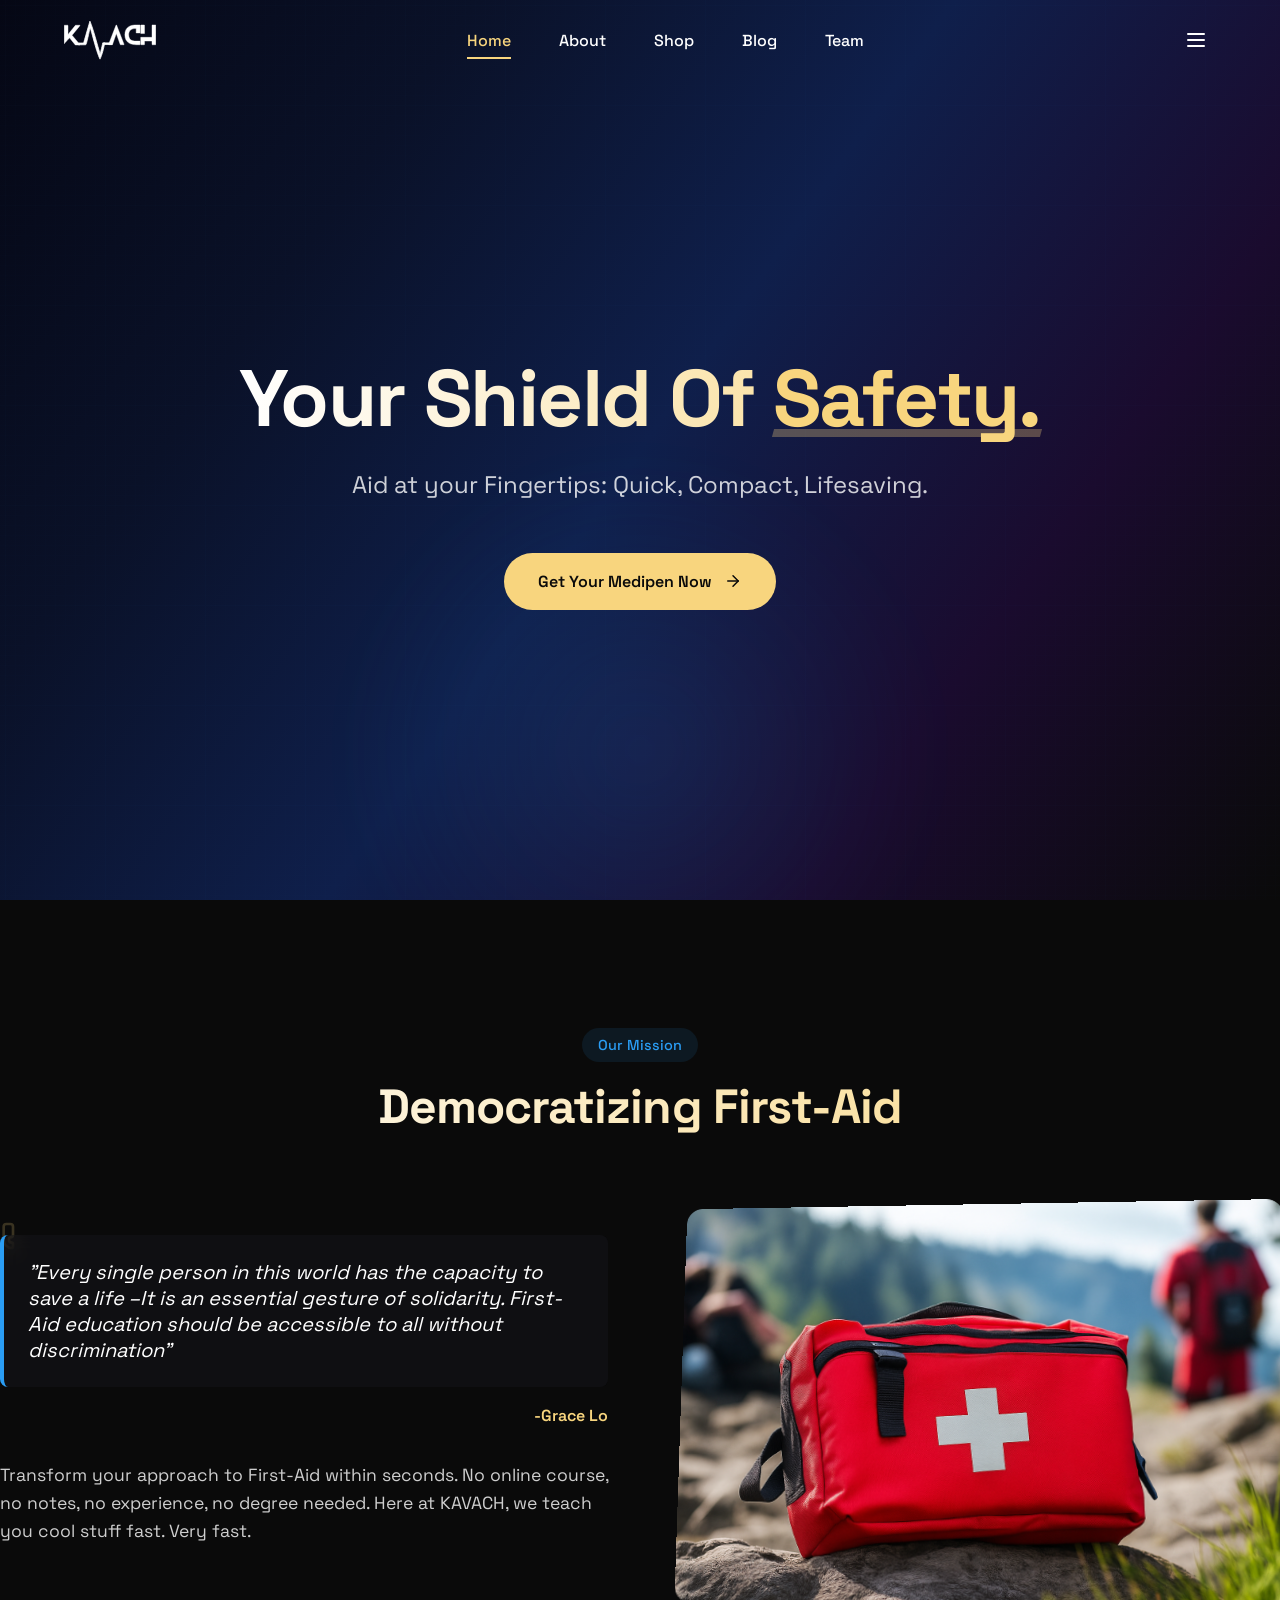
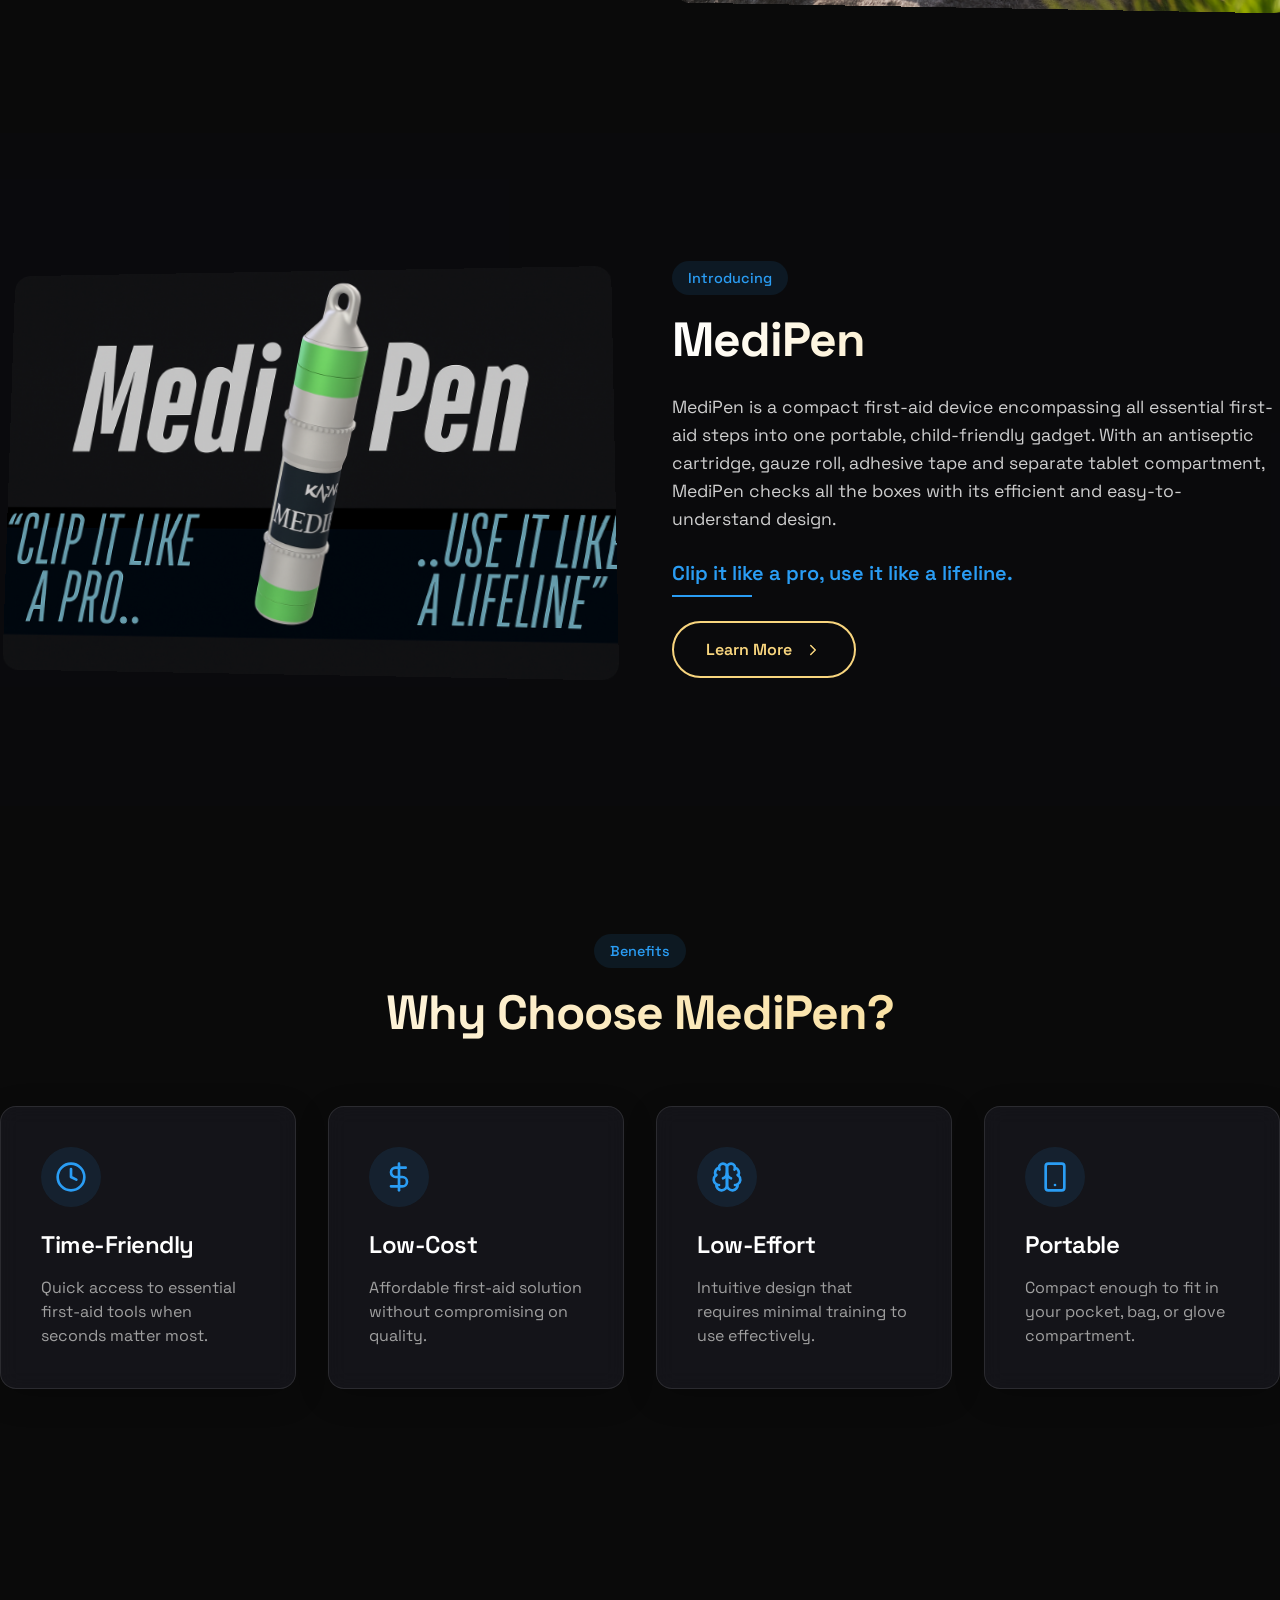
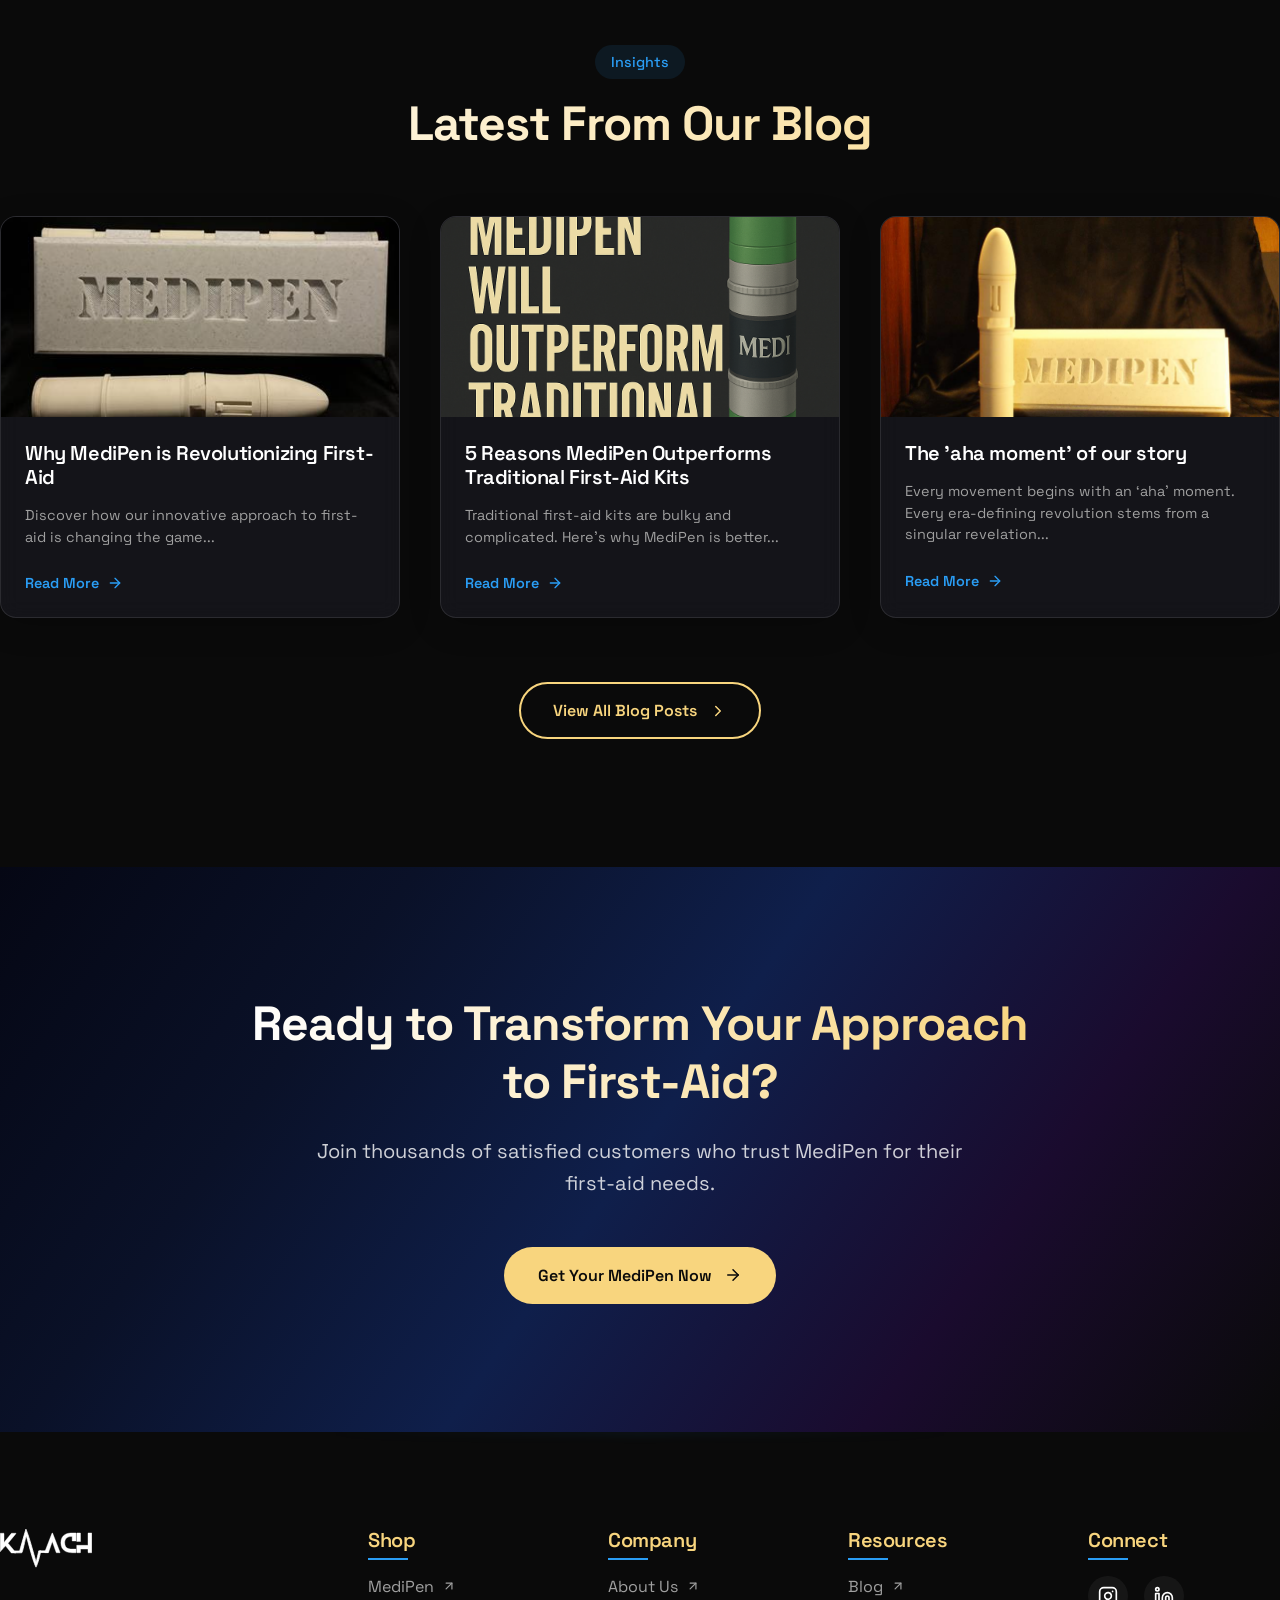
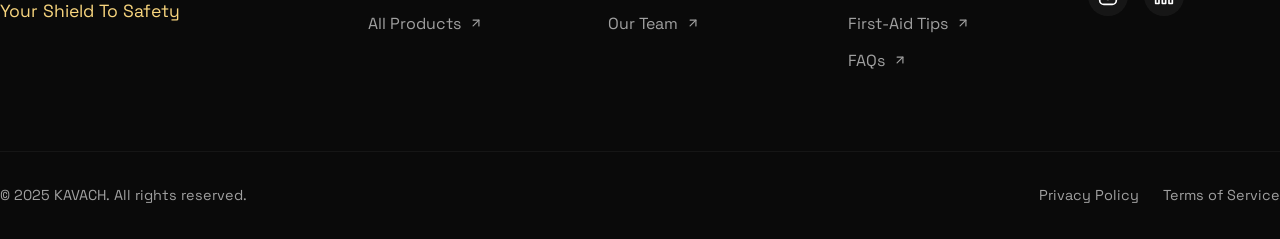
<file: index.html>
<!DOCTYPE html><html lang="en" class="__variable_4bc053 dark"><head><meta charSet="utf-8"/><meta name="viewport" content="width=device-width, initial-scale=1"/><link rel="stylesheet" href="/_next/static/css/3713c3ca5439afed.css" data-precedence="next"/><link rel="stylesheet" href="/_next/static/css/c435d107ece69475.css" data-precedence="next"/><link rel="preload" as="script" fetchPriority="low" href="/_next/static/chunks/webpack-1d7cb3acd55c6159.js"/><script src="/_next/static/chunks/4bd1b696-e49035dfb5db83da.js" async=""></script><script src="/_next/static/chunks/684-b1c9d5b3830c3c9f.js" async=""></script><script src="/_next/static/chunks/main-app-9e8fdaf64be143db.js" async=""></script><script src="/_next/static/chunks/63-d6bbb734152306ba.js" async=""></script><script src="/_next/static/chunks/874-f829e1f91ecfc8a6.js" async=""></script><script src="/_next/static/chunks/app/layout-0146c8c690b7cd65.js" async=""></script><script src="/_next/static/chunks/app/page-d2d18b09d4dbcfd7.js" async=""></script><title>KAVACH - Your Shield To Safety</title><meta name="description" content="Transform your approach to First-Aid within seconds. No online course, no notes, no experience, no degree needed."/><link rel="icon" href="/favicon.ico" type="image/x-icon" sizes="16x16"/><script src="/_next/static/chunks/polyfills-42372ed130431b0a.js" noModule=""></script></head><body><div class="noise"></div><div class="gradient-bg"></div><div class="
    CursorEffect_cursor__Pjvpx 
    CursorEffect_hidden__ymcLm 
     
    
  " style="left:0px;top:0px"></div><div class="
    CursorEffect_cursorDot__WnnzS 
    CursorEffect_hidden__ymcLm 
     
    
  " style="left:0px;top:0px"></div><header class="Navbar_header__xPE0t "><div class="Navbar_container__2Cq63"><div class="Navbar_navbar__GrSXC"><a class="Navbar_logo__X4o9i" href="/"><img alt="KAVACH Logo" loading="lazy" width="120" height="40" decoding="async" data-nimg="1" class="Navbar_logoImage__msoFF" style="color:transparent" src="/placeholder.svg"/></a><nav class="Navbar_nav__yFFPE "><ul class="Navbar_navList__gzP7S"><li class="Navbar_navItem__Fpmiu"><a class="Navbar_navLink__16zHl Navbar_activeLink__izzmo" href="/"><span class="Navbar_navLinkText__b62dB">Home</span><span class="Navbar_navLinkLine__zmZC9"></span></a></li><li class="Navbar_navItem__Fpmiu"><a class="Navbar_navLink__16zHl " href="/about"><span class="Navbar_navLinkText__b62dB">About</span><span class="Navbar_navLinkLine__zmZC9"></span></a></li><li class="Navbar_navItem__Fpmiu"><a class="Navbar_navLink__16zHl " href="/shop"><span class="Navbar_navLinkText__b62dB">Shop</span><span class="Navbar_navLinkLine__zmZC9"></span></a></li><li class="Navbar_navItem__Fpmiu"><a class="Navbar_navLink__16zHl " href="/blog"><span class="Navbar_navLinkText__b62dB">Blog</span><span class="Navbar_navLinkLine__zmZC9"></span></a></li><li class="Navbar_navItem__Fpmiu"><a class="Navbar_navLink__16zHl " href="/team"><span class="Navbar_navLinkText__b62dB">Team</span><span class="Navbar_navLinkLine__zmZC9"></span></a></li></ul></nav><div class="Navbar_navRight__dp8Wr"><button class="Navbar_menuButton__yMNyJ" aria-label="Toggle menu"><svg xmlns="http://www.w3.org/2000/svg" width="24" height="24" viewBox="0 0 24 24" fill="none" stroke="currentColor" stroke-width="2" stroke-linecap="round" stroke-linejoin="round" class="lucide lucide-menu"><line x1="4" x2="20" y1="12" y2="12"></line><line x1="4" x2="20" y1="6" y2="6"></line><line x1="4" x2="20" y1="18" y2="18"></line></svg></button></div></div></div></header><main><section class="page_hero__7KFOs"><div class="page_heroContent__dzLob"><h1 class="page_heroTitle__ixXIp">Your Shield Of <span class="page_highlight__Jnelb">Safety.</span></h1><p class="page_heroSubtitle__ZW2Yq">Aid at your Fingertips: Quick, Compact, Lifesaving.</p><a class="page_ctaButton__lcwUc" href="/shop"><span>Get Your Medipen Now</span><svg xmlns="http://www.w3.org/2000/svg" width="18" height="18" viewBox="0 0 24 24" fill="none" stroke="currentColor" stroke-width="2" stroke-linecap="round" stroke-linejoin="round" class="lucide lucide-arrow-right page_buttonIcon__VPInc"><path d="M5 12h14"></path><path d="m12 5 7 7-7 7"></path></svg></a></div><div class="page_heroGlow__Awehc"></div><div class="page_heroMesh__dHL5a"></div></section><section class="page_mission__hghKy"><div><div class="page_sectionHeader___raMx"><div class="page_sectionTag__x8zz3">Our Mission</div><h2 class="page_sectionTitle__6ic_4">Democratizing First-Aid</h2></div><div class="page_missionContent__XJGRU"><div class="page_missionText__jRCxP"><div class="page_quoteContainer__yTxzr"><svg xmlns="http://www.w3.org/2000/svg" width="32" height="32" viewBox="0 0 24 24" fill="none" stroke="currentColor" stroke-width="2" stroke-linecap="round" stroke-linejoin="round" class="lucide lucide-quote page_quoteIcon__NHSSa"><path d="M16 3a2 2 0 0 0-2 2v6a2 2 0 0 0 2 2 1 1 0 0 1 1 1v1a2 2 0 0 1-2 2 1 1 0 0 0-1 1v2a1 1 0 0 0 1 1 6 6 0 0 0 6-6V5a2 2 0 0 0-2-2z"></path><path d="M5 3a2 2 0 0 0-2 2v6a2 2 0 0 0 2 2 1 1 0 0 1 1 1v1a2 2 0 0 1-2 2 1 1 0 0 0-1 1v2a1 1 0 0 0 1 1 6 6 0 0 0 6-6V5a2 2 0 0 0-2-2z"></path></svg><blockquote class="page_quote__GvEWW">&quot;Every single person in this world has the capacity to save a life –It is an essential gesture of solidarity. First-Aid education should be accessible to all without discrimination&quot;</blockquote><p class="page_quoteAuthor___49KX">-Grace Lo</p></div><p class="page_missionDescription__GsQvk">Transform your approach to First-Aid within seconds. No online course, no notes, no experience, no degree needed. Here at KAVACH, we teach you cool stuff fast. Very fast.</p></div><div class="page_missionImage__Whw8C"><div class="page_imageWrapper__Fc9qC"><img alt="First aid demonstration" loading="lazy" width="500" height="400" decoding="async" data-nimg="1" class="page_image__ZQ2oC" style="color:transparent" src="/firstaid.png"/><div class="page_imageGlow__AtxHw"></div></div></div></div></div></section><section class="page_productIntro__L7J79"><div><div class="page_productContent__GOwZR"><div class="page_productImage__PjWtf"><div class="page_imageWrapper__Fc9qC"><img alt="MediPen product" loading="lazy" width="400" height="500" decoding="async" data-nimg="1" class="page_image__ZQ2oC" style="color:transparent" src="/mp-poster.png"/><div class="page_imageGlow__AtxHw"></div></div></div><div class="page_productText__b68t9"><div class="page_sectionTag__x8zz3">Introducing</div><h2 class="page_sectionTitle__6ic_4">MediPen</h2><p class="page_productDescription__jo62P">MediPen is a compact first-aid device encompassing all essential first-aid steps into one portable, child-friendly gadget. With an antiseptic cartridge, gauze roll, adhesive tape and separate tablet compartment, MediPen checks all the boxes with its efficient and easy-to-understand design.</p><p class="page_productTagline__ObgCK">Clip it like a pro, use it like a lifeline.</p><br/><a class="page_secondaryButton__0Pzex" href="/shop"><span>Learn More</span><svg xmlns="http://www.w3.org/2000/svg" width="18" height="18" viewBox="0 0 24 24" fill="none" stroke="currentColor" stroke-width="2" stroke-linecap="round" stroke-linejoin="round" class="lucide lucide-chevron-right page_buttonIcon__VPInc"><path d="m9 18 6-6-6-6"></path></svg></a></div></div></div><div class="page_productMesh__0ldjB"></div></section><section class="page_features__GdcOS"><div><div class="page_sectionHeader___raMx"><div class="page_sectionTag__x8zz3">Benefits</div><h2 class="page_sectionTitle__6ic_4">Why Choose MediPen?</h2></div><div class="page_featureGrid__QBsGp"><div class="page_featureCard__swyBK"><div class="page_featureIcon__UHR_A"><svg xmlns="http://www.w3.org/2000/svg" width="32" height="32" viewBox="0 0 24 24" fill="none" stroke="currentColor" stroke-width="2" stroke-linecap="round" stroke-linejoin="round" class="lucide lucide-clock"><circle cx="12" cy="12" r="10"></circle><polyline points="12 6 12 12 16 14"></polyline></svg></div><h3 class="page_featureTitle__pGLZ6">Time-Friendly</h3><p class="page_featureDescription__RYtW4">Quick access to essential first-aid tools when seconds matter most.</p></div><div class="page_featureCard__swyBK"><div class="page_featureIcon__UHR_A"><svg xmlns="http://www.w3.org/2000/svg" width="32" height="32" viewBox="0 0 24 24" fill="none" stroke="currentColor" stroke-width="2" stroke-linecap="round" stroke-linejoin="round" class="lucide lucide-dollar-sign"><line x1="12" x2="12" y1="2" y2="22"></line><path d="M17 5H9.5a3.5 3.5 0 0 0 0 7h5a3.5 3.5 0 0 1 0 7H6"></path></svg></div><h3 class="page_featureTitle__pGLZ6">Low-Cost</h3><p class="page_featureDescription__RYtW4">Affordable first-aid solution without compromising on quality.</p></div><div class="page_featureCard__swyBK"><div class="page_featureIcon__UHR_A"><svg xmlns="http://www.w3.org/2000/svg" width="32" height="32" viewBox="0 0 24 24" fill="none" stroke="currentColor" stroke-width="2" stroke-linecap="round" stroke-linejoin="round" class="lucide lucide-brain"><path d="M12 5a3 3 0 1 0-5.997.125 4 4 0 0 0-2.526 5.77 4 4 0 0 0 .556 6.588A4 4 0 1 0 12 18Z"></path><path d="M12 5a3 3 0 1 1 5.997.125 4 4 0 0 1 2.526 5.77 4 4 0 0 1-.556 6.588A4 4 0 1 1 12 18Z"></path><path d="M15 13a4.5 4.5 0 0 1-3-4 4.5 4.5 0 0 1-3 4"></path><path d="M17.599 6.5a3 3 0 0 0 .399-1.375"></path><path d="M6.003 5.125A3 3 0 0 0 6.401 6.5"></path><path d="M3.477 10.896a4 4 0 0 1 .585-.396"></path><path d="M19.938 10.5a4 4 0 0 1 .585.396"></path><path d="M6 18a4 4 0 0 1-1.967-.516"></path><path d="M19.967 17.484A4 4 0 0 1 18 18"></path></svg></div><h3 class="page_featureTitle__pGLZ6">Low-Effort</h3><p class="page_featureDescription__RYtW4">Intuitive design that requires minimal training to use effectively.</p></div><div class="page_featureCard__swyBK"><div class="page_featureIcon__UHR_A"><svg xmlns="http://www.w3.org/2000/svg" width="32" height="32" viewBox="0 0 24 24" fill="none" stroke="currentColor" stroke-width="2" stroke-linecap="round" stroke-linejoin="round" class="lucide lucide-smartphone"><rect width="14" height="20" x="5" y="2" rx="2" ry="2"></rect><path d="M12 18h.01"></path></svg></div><h3 class="page_featureTitle__pGLZ6">Portable</h3><p class="page_featureDescription__RYtW4">Compact enough to fit in your pocket, bag, or glove compartment.</p></div></div></div></section><section class="page_blogPreview__x4TGj"><div><div class="page_sectionHeader___raMx"><div class="page_sectionTag__x8zz3">Insights</div><h2 class="page_sectionTitle__6ic_4">Latest From Our Blog</h2></div><div class="page_blogGrid__TVf3M"><div class="page_blogCard__c_D39"><div class="page_blogImageContainer__ytx1f"><img alt="Blog post image" loading="lazy" width="300" height="200" decoding="async" data-nimg="1" class="page_blogImage__Gr3ZR" style="color:transparent" src="/mp-rev.png?height=200&amp;width=300"/></div><div class="page_blogContent__uU12w"><h3 class="page_blogTitle__uofAp">Why MediPen is Revolutionizing First-Aid</h3><p class="page_blogExcerpt__yUIQv">Discover how our innovative approach to first-aid is changing the game...</p><a class="page_readMore__rl8aU" href="/blog/medipen-revolution"><span>Read More</span><svg xmlns="http://www.w3.org/2000/svg" width="16" height="16" viewBox="0 0 24 24" fill="none" stroke="currentColor" stroke-width="2" stroke-linecap="round" stroke-linejoin="round" class="lucide lucide-arrow-right"><path d="M5 12h14"></path><path d="m12 5 7 7-7 7"></path></svg></a></div></div><div class="page_blogCard__c_D39"><div class="page_blogImageContainer__ytx1f"><img alt="Blog post image" loading="lazy" width="300" height="200" decoding="async" data-nimg="1" class="page_blogImage__Gr3ZR" style="color:transparent" src="/mpbetter.png?height=200&amp;width=300"/></div><div class="page_blogContent__uU12w"><h3 class="page_blogTitle__uofAp">5 Reasons MediPen Outperforms Traditional First-Aid Kits</h3><p class="page_blogExcerpt__yUIQv">Traditional first-aid kits are bulky and complicated. Here&#x27;s why MediPen is better...</p><a class="page_readMore__rl8aU" href="/blog/medipen-vs-traditional"><span>Read More</span><svg xmlns="http://www.w3.org/2000/svg" width="16" height="16" viewBox="0 0 24 24" fill="none" stroke="currentColor" stroke-width="2" stroke-linecap="round" stroke-linejoin="round" class="lucide lucide-arrow-right"><path d="M5 12h14"></path><path d="m12 5 7 7-7 7"></path></svg></a></div></div><div class="page_blogCard__c_D39"><div class="page_blogImageContainer__ytx1f"><img alt="Blog post image" loading="lazy" width="300" height="200" decoding="async" data-nimg="1" class="page_blogImage__Gr3ZR" style="color:transparent" src="/mp-saved.jpeg?height=200&amp;width=300"/></div><div class="page_blogContent__uU12w"><h3 class="page_blogTitle__uofAp">The &#x27;aha moment&#x27; of our story</h3><p class="page_blogExcerpt__yUIQv">Every movement begins with an ‘aha’ moment. Every era-defining revolution stems from a singular revelation...</p><a class="page_readMore__rl8aU" href="/blog/medipen-stories"><span>Read More</span><svg xmlns="http://www.w3.org/2000/svg" width="16" height="16" viewBox="0 0 24 24" fill="none" stroke="currentColor" stroke-width="2" stroke-linecap="round" stroke-linejoin="round" class="lucide lucide-arrow-right"><path d="M5 12h14"></path><path d="m12 5 7 7-7 7"></path></svg></a></div></div></div><div class="page_viewAllBlog__lAJjm"><a class="page_secondaryButton__0Pzex" href="/blog"><span>View All Blog Posts</span><svg xmlns="http://www.w3.org/2000/svg" width="18" height="18" viewBox="0 0 24 24" fill="none" stroke="currentColor" stroke-width="2" stroke-linecap="round" stroke-linejoin="round" class="lucide lucide-chevron-right page_buttonIcon__VPInc"><path d="m9 18 6-6-6-6"></path></svg></a></div></div></section><section class="page_cta__i2v5_"><div><h2 class="page_ctaTitle__8jURU">Ready to Transform Your Approach to First-Aid?</h2><p class="page_ctaDescription__TiS0Z">Join thousands of satisfied customers who trust MediPen for their first-aid needs.</p><a class="page_ctaButton__lcwUc" href="/shop"><span>Get Your MediPen Now</span><svg xmlns="http://www.w3.org/2000/svg" width="18" height="18" viewBox="0 0 24 24" fill="none" stroke="currentColor" stroke-width="2" stroke-linecap="round" stroke-linejoin="round" class="lucide lucide-arrow-right page_buttonIcon__VPInc"><path d="M5 12h14"></path><path d="m12 5 7 7-7 7"></path></svg></a></div><div class="page_ctaGlow__fqtf6"></div></section></main><footer class="Footer_footer__pQtti"><div class="Footer_footerGlow__wpmZM"></div><div><div class="Footer_footerContent__yAl3k"><div class="Footer_footerLogo__4BA6d"><a href="/"><img alt="KAVACH Logo" loading="lazy" width="120" height="40" decoding="async" data-nimg="1" class="Footer_logoImage__WD24i" style="color:transparent" src="/placeholder.svg?height=40&amp;width=120"/></a><p class="Footer_footerTagline__jv0tL">Your Shield To Safety</p></div><div class="Footer_footerLinks__M17kI"><div class="Footer_footerSection__UvV_8"><h3 class="Footer_footerHeading__3uvto">Shop</h3><ul class="Footer_footerList__szIDW"><li><a class="Footer_footerLink__xz_wT" href="/shop/medipen"><span>MediPen</span><svg xmlns="http://www.w3.org/2000/svg" width="14" height="14" viewBox="0 0 24 24" fill="none" stroke="currentColor" stroke-width="2" stroke-linecap="round" stroke-linejoin="round" class="lucide lucide-arrow-up-right Footer_linkIcon__fj_x_"><path d="M7 7h10v10"></path><path d="M7 17 17 7"></path></svg></a></li><li><a class="Footer_footerLink__xz_wT" href="/shop"><span>All Products</span><svg xmlns="http://www.w3.org/2000/svg" width="14" height="14" viewBox="0 0 24 24" fill="none" stroke="currentColor" stroke-width="2" stroke-linecap="round" stroke-linejoin="round" class="lucide lucide-arrow-up-right Footer_linkIcon__fj_x_"><path d="M7 7h10v10"></path><path d="M7 17 17 7"></path></svg></a></li></ul></div><div class="Footer_footerSection__UvV_8"><h3 class="Footer_footerHeading__3uvto">Company</h3><ul class="Footer_footerList__szIDW"><li><a class="Footer_footerLink__xz_wT" href="/about"><span>About Us</span><svg xmlns="http://www.w3.org/2000/svg" width="14" height="14" viewBox="0 0 24 24" fill="none" stroke="currentColor" stroke-width="2" stroke-linecap="round" stroke-linejoin="round" class="lucide lucide-arrow-up-right Footer_linkIcon__fj_x_"><path d="M7 7h10v10"></path><path d="M7 17 17 7"></path></svg></a></li><li><a class="Footer_footerLink__xz_wT" href="/team"><span>Our Team</span><svg xmlns="http://www.w3.org/2000/svg" width="14" height="14" viewBox="0 0 24 24" fill="none" stroke="currentColor" stroke-width="2" stroke-linecap="round" stroke-linejoin="round" class="lucide lucide-arrow-up-right Footer_linkIcon__fj_x_"><path d="M7 7h10v10"></path><path d="M7 17 17 7"></path></svg></a></li></ul></div><div class="Footer_footerSection__UvV_8"><h3 class="Footer_footerHeading__3uvto">Resources</h3><ul class="Footer_footerList__szIDW"><li><a class="Footer_footerLink__xz_wT" href="/blog"><span>Blog</span><svg xmlns="http://www.w3.org/2000/svg" width="14" height="14" viewBox="0 0 24 24" fill="none" stroke="currentColor" stroke-width="2" stroke-linecap="round" stroke-linejoin="round" class="lucide lucide-arrow-up-right Footer_linkIcon__fj_x_"><path d="M7 7h10v10"></path><path d="M7 17 17 7"></path></svg></a></li><li><a class="Footer_footerLink__xz_wT" href="/shop/medipen#howToUse"><span>First-Aid Tips</span><svg xmlns="http://www.w3.org/2000/svg" width="14" height="14" viewBox="0 0 24 24" fill="none" stroke="currentColor" stroke-width="2" stroke-linecap="round" stroke-linejoin="round" class="lucide lucide-arrow-up-right Footer_linkIcon__fj_x_"><path d="M7 7h10v10"></path><path d="M7 17 17 7"></path></svg></a></li><li><a class="Footer_footerLink__xz_wT" href="/shop/medipen#faq"><span>FAQs</span><svg xmlns="http://www.w3.org/2000/svg" width="14" height="14" viewBox="0 0 24 24" fill="none" stroke="currentColor" stroke-width="2" stroke-linecap="round" stroke-linejoin="round" class="lucide lucide-arrow-up-right Footer_linkIcon__fj_x_"><path d="M7 7h10v10"></path><path d="M7 17 17 7"></path></svg></a></li></ul></div><div class="Footer_footerSection__UvV_8"><h3 class="Footer_footerHeading__3uvto">Connect</h3><div class="Footer_socialLinks__tA7gt"><a href="https://www.instagram.com/kavach_co/" class="Footer_socialLink__hPzxm" aria-label="Instagram"><svg xmlns="http://www.w3.org/2000/svg" width="20" height="20" viewBox="0 0 24 24" fill="none" stroke="currentColor" stroke-width="2" stroke-linecap="round" stroke-linejoin="round" class="lucide lucide-instagram"><rect width="20" height="20" x="2" y="2" rx="5" ry="5"></rect><path d="M16 11.37A4 4 0 1 1 12.63 8 4 4 0 0 1 16 11.37z"></path><line x1="17.5" x2="17.51" y1="6.5" y2="6.5"></line></svg></a><a href="https://www.linkedin.com/in/kavach-%E2%A0%80-445419328/" class="Footer_socialLink__hPzxm" aria-label="LinkedIn"><svg xmlns="http://www.w3.org/2000/svg" width="20" height="20" viewBox="0 0 24 24" fill="none" stroke="currentColor" stroke-width="2" stroke-linecap="round" stroke-linejoin="round" class="lucide lucide-linkedin"><path d="M16 8a6 6 0 0 1 6 6v7h-4v-7a2 2 0 0 0-2-2 2 2 0 0 0-2 2v7h-4v-7a6 6 0 0 1 6-6z"></path><rect width="4" height="12" x="2" y="9"></rect><circle cx="4" cy="4" r="2"></circle></svg></a></div></div></div></div><div class="Footer_footerBottom__YIYBj"><p class="Footer_copyright__j4atB">© <!-- -->2025<!-- --> KAVACH. All rights reserved.</p><div class="Footer_footerBottomLinks__w8bl5"><a class="Footer_footerBottomLink__6kjUD" href="#">Privacy Policy</a><a class="Footer_footerBottomLink__6kjUD" href="#">Terms of Service</a></div></div></div></footer><script src="/_next/static/chunks/webpack-1d7cb3acd55c6159.js" async=""></script><script>(self.__next_f=self.__next_f||[]).push([0])</script><script>self.__next_f.push([1,"1:\"$Sreact.fragment\"\n2:I[7026,[\"63\",\"static/chunks/63-d6bbb734152306ba.js\",\"874\",\"static/chunks/874-f829e1f91ecfc8a6.js\",\"177\",\"static/chunks/app/layout-0146c8c690b7cd65.js\"],\"default\"]\n3:I[4315,[\"63\",\"static/chunks/63-d6bbb734152306ba.js\",\"874\",\"static/chunks/874-f829e1f91ecfc8a6.js\",\"177\",\"static/chunks/app/layout-0146c8c690b7cd65.js\"],\"default\"]\n4:I[7555,[],\"\"]\n5:I[1295,[],\"\"]\n6:I[6874,[\"63\",\"static/chunks/63-d6bbb734152306ba.js\",\"874\",\"static/chunks/874-f829e1f91ecfc8a6.js\",\"177\",\"static/chunks/app/layout-0146c8c690b7cd65.js\"],\"\"]\n7:I[3063,[\"63\",\"static/chunks/63-d6bbb734152306ba.js\",\"874\",\"static/chunks/874-f829e1f91ecfc8a6.js\",\"177\",\"static/chunks/app/layout-0146c8c690b7cd65.js\"],\"Image\"]\n8:I[894,[],\"ClientPageRoot\"]\n9:I[7280,[\"63\",\"static/chunks/63-d6bbb734152306ba.js\",\"874\",\"static/chunks/874-f829e1f91ecfc8a6.js\",\"974\",\"static/chunks/app/page-d2d18b09d4dbcfd7.js\"],\"default\"]\nc:I[9665,[],\"OutletBoundary\"]\nf:I[9665,[],\"ViewportBoundary\"]\n11:I[9665,[],\"MetadataBoundary\"]\n13:I[6614,[],\"\"]\n:HL[\"/_next/static/css/3713c3ca5439afed.css\",\"style\"]\n:HL[\"/_next/static/css/c435d107ece69475.css\",\"style\"]\n"])</script><script>self.__next_f.push([1,"0:{\"P\":null,\"b\":\"6KrknHz_nryDYGiw8LR-I\",\"p\":\"\",\"c\":[\"\",\"\"],\"i\":false,\"f\":[[[\"\",{\"children\":[\"__PAGE__\",{}]},\"$undefined\",\"$undefined\",true],[\"\",[\"$\",\"$1\",\"c\",{\"children\":[[[\"$\",\"link\",\"0\",{\"rel\":\"stylesheet\",\"href\":\"/_next/static/css/3713c3ca5439afed.css\",\"precedence\":\"next\",\"crossOrigin\":\"$undefined\",\"nonce\":\"$undefined\"}]],[\"$\",\"html\",null,{\"lang\":\"en\",\"className\":\"__variable_4bc053 dark\",\"children\":[\"$\",\"body\",null,{\"children\":[[\"$\",\"div\",null,{\"className\":\"noise\"}],[\"$\",\"div\",null,{\"className\":\"gradient-bg\"}],[\"$\",\"$L2\",null,{}],[\"$\",\"$L3\",null,{}],[\"$\",\"main\",null,{\"children\":[\"$\",\"$L4\",null,{\"parallelRouterKey\":\"children\",\"error\":\"$undefined\",\"errorStyles\":\"$undefined\",\"errorScripts\":\"$undefined\",\"template\":[\"$\",\"$L5\",null,{}],\"templateStyles\":\"$undefined\",\"templateScripts\":\"$undefined\",\"notFound\":[[[\"$\",\"title\",null,{\"children\":\"404: This page could not be found.\"}],[\"$\",\"div\",null,{\"style\":{\"fontFamily\":\"system-ui,\\\"Segoe UI\\\",Roboto,Helvetica,Arial,sans-serif,\\\"Apple Color Emoji\\\",\\\"Segoe UI Emoji\\\"\",\"height\":\"100vh\",\"textAlign\":\"center\",\"display\":\"flex\",\"flexDirection\":\"column\",\"alignItems\":\"center\",\"justifyContent\":\"center\"},\"children\":[\"$\",\"div\",null,{\"children\":[[\"$\",\"style\",null,{\"dangerouslySetInnerHTML\":{\"__html\":\"body{color:#000;background:#fff;margin:0}.next-error-h1{border-right:1px solid rgba(0,0,0,.3)}@media (prefers-color-scheme:dark){body{color:#fff;background:#000}.next-error-h1{border-right:1px solid rgba(255,255,255,.3)}}\"}}],[\"$\",\"h1\",null,{\"className\":\"next-error-h1\",\"style\":{\"display\":\"inline-block\",\"margin\":\"0 20px 0 0\",\"padding\":\"0 23px 0 0\",\"fontSize\":24,\"fontWeight\":500,\"verticalAlign\":\"top\",\"lineHeight\":\"49px\"},\"children\":404}],[\"$\",\"div\",null,{\"style\":{\"display\":\"inline-block\"},\"children\":[\"$\",\"h2\",null,{\"style\":{\"fontSize\":14,\"fontWeight\":400,\"lineHeight\":\"49px\",\"margin\":0},\"children\":\"This page could not be found.\"}]}]]}]}]],[]],\"forbidden\":\"$undefined\",\"unauthorized\":\"$undefined\"}]}],[\"$\",\"footer\",null,{\"className\":\"Footer_footer__pQtti\",\"children\":[[\"$\",\"div\",null,{\"className\":\"Footer_footerGlow__wpmZM\"}],[\"$\",\"div\",null,{\"className\":\"$undefined\",\"children\":[[\"$\",\"div\",null,{\"className\":\"Footer_footerContent__yAl3k\",\"children\":[[\"$\",\"div\",null,{\"className\":\"Footer_footerLogo__4BA6d\",\"children\":[[\"$\",\"$L6\",null,{\"href\":\"/\",\"children\":[\"$\",\"$L7\",null,{\"src\":\"/placeholder.svg?height=40\u0026width=120\",\"alt\":\"KAVACH Logo\",\"width\":120,\"height\":40,\"className\":\"Footer_logoImage__WD24i\"}]}],[\"$\",\"p\",null,{\"className\":\"Footer_footerTagline__jv0tL\",\"children\":\"Your Shield To Safety\"}]]}],[\"$\",\"div\",null,{\"className\":\"Footer_footerLinks__M17kI\",\"children\":[[\"$\",\"div\",null,{\"className\":\"Footer_footerSection__UvV_8\",\"children\":[[\"$\",\"h3\",null,{\"className\":\"Footer_footerHeading__3uvto\",\"children\":\"Shop\"}],[\"$\",\"ul\",null,{\"className\":\"Footer_footerList__szIDW\",\"children\":[[\"$\",\"li\",null,{\"children\":[\"$\",\"$L6\",null,{\"href\":\"/shop/medipen\",\"className\":\"Footer_footerLink__xz_wT\",\"children\":[[\"$\",\"span\",null,{\"children\":\"MediPen\"}],[\"$\",\"svg\",null,{\"ref\":\"$undefined\",\"xmlns\":\"http://www.w3.org/2000/svg\",\"width\":14,\"height\":14,\"viewBox\":\"0 0 24 24\",\"fill\":\"none\",\"stroke\":\"currentColor\",\"strokeWidth\":2,\"strokeLinecap\":\"round\",\"strokeLinejoin\":\"round\",\"className\":\"lucide lucide-arrow-up-right Footer_linkIcon__fj_x_\",\"children\":[[\"$\",\"path\",\"1tivn9\",{\"d\":\"M7 7h10v10\"}],[\"$\",\"path\",\"1vkiza\",{\"d\":\"M7 17 17 7\"}],\"$undefined\"]}]]}]}],[\"$\",\"li\",null,{\"children\":[\"$\",\"$L6\",null,{\"href\":\"/shop\",\"className\":\"Footer_footerLink__xz_wT\",\"children\":[[\"$\",\"span\",null,{\"children\":\"All Products\"}],[\"$\",\"svg\",null,{\"ref\":\"$undefined\",\"xmlns\":\"http://www.w3.org/2000/svg\",\"width\":14,\"height\":14,\"viewBox\":\"0 0 24 24\",\"fill\":\"none\",\"stroke\":\"currentColor\",\"strokeWidth\":2,\"strokeLinecap\":\"round\",\"strokeLinejoin\":\"round\",\"className\":\"lucide lucide-arrow-up-right Footer_linkIcon__fj_x_\",\"children\":[[\"$\",\"path\",\"1tivn9\",{\"d\":\"M7 7h10v10\"}],[\"$\",\"path\",\"1vkiza\",{\"d\":\"M7 17 17 7\"}],\"$undefined\"]}]]}]}]]}]]}],[\"$\",\"div\",null,{\"className\":\"Footer_footerSection__UvV_8\",\"children\":[[\"$\",\"h3\",null,{\"className\":\"Footer_footerHeading__3uvto\",\"children\":\"Company\"}],[\"$\",\"ul\",null,{\"className\":\"Footer_footerList__szIDW\",\"children\":[[\"$\",\"li\",null,{\"children\":[\"$\",\"$L6\",null,{\"href\":\"/about\",\"className\":\"Footer_footerLink__xz_wT\",\"children\":[[\"$\",\"span\",null,{\"children\":\"About Us\"}],[\"$\",\"svg\",null,{\"ref\":\"$undefined\",\"xmlns\":\"http://www.w3.org/2000/svg\",\"width\":14,\"height\":14,\"viewBox\":\"0 0 24 24\",\"fill\":\"none\",\"stroke\":\"currentColor\",\"strokeWidth\":2,\"strokeLinecap\":\"round\",\"strokeLinejoin\":\"round\",\"className\":\"lucide lucide-arrow-up-right Footer_linkIcon__fj_x_\",\"children\":[[\"$\",\"path\",\"1tivn9\",{\"d\":\"M7 7h10v10\"}],[\"$\",\"path\",\"1vkiza\",{\"d\":\"M7 17 17 7\"}],\"$undefined\"]}]]}]}],[\"$\",\"li\",null,{\"children\":[\"$\",\"$L6\",null,{\"href\":\"/team\",\"className\":\"Footer_footerLink__xz_wT\",\"children\":[[\"$\",\"span\",null,{\"children\":\"Our Team\"}],[\"$\",\"svg\",null,{\"ref\":\"$undefined\",\"xmlns\":\"http://www.w3.org/2000/svg\",\"width\":14,\"height\":14,\"viewBox\":\"0 0 24 24\",\"fill\":\"none\",\"stroke\":\"currentColor\",\"strokeWidth\":2,\"strokeLinecap\":\"round\",\"strokeLinejoin\":\"round\",\"className\":\"lucide lucide-arrow-up-right Footer_linkIcon__fj_x_\",\"children\":[[\"$\",\"path\",\"1tivn9\",{\"d\":\"M7 7h10v10\"}],[\"$\",\"path\",\"1vkiza\",{\"d\":\"M7 17 17 7\"}],\"$undefined\"]}]]}]}]]}]]}],[\"$\",\"div\",null,{\"className\":\"Footer_footerSection__UvV_8\",\"children\":[[\"$\",\"h3\",null,{\"className\":\"Footer_footerHeading__3uvto\",\"children\":\"Resources\"}],[\"$\",\"ul\",null,{\"className\":\"Footer_footerList__szIDW\",\"children\":[[\"$\",\"li\",null,{\"children\":[\"$\",\"$L6\",null,{\"href\":\"/blog\",\"className\":\"Footer_footerLink__xz_wT\",\"children\":[[\"$\",\"span\",null,{\"children\":\"Blog\"}],[\"$\",\"svg\",null,{\"ref\":\"$undefined\",\"xmlns\":\"http://www.w3.org/2000/svg\",\"width\":14,\"height\":14,\"viewBox\":\"0 0 24 24\",\"fill\":\"none\",\"stroke\":\"currentColor\",\"strokeWidth\":2,\"strokeLinecap\":\"round\",\"strokeLinejoin\":\"round\",\"className\":\"lucide lucide-arrow-up-right Footer_linkIcon__fj_x_\",\"children\":[[\"$\",\"path\",\"1tivn9\",{\"d\":\"M7 7h10v10\"}],[\"$\",\"path\",\"1vkiza\",{\"d\":\"M7 17 17 7\"}],\"$undefined\"]}]]}]}],[\"$\",\"li\",null,{\"children\":[\"$\",\"$L6\",null,{\"href\":\"/shop/medipen#howToUse\",\"className\":\"Footer_footerLink__xz_wT\",\"children\":[[\"$\",\"span\",null,{\"children\":\"First-Aid Tips\"}],[\"$\",\"svg\",null,{\"ref\":\"$undefined\",\"xmlns\":\"http://www.w3.org/2000/svg\",\"width\":14,\"height\":14,\"viewBox\":\"0 0 24 24\",\"fill\":\"none\",\"stroke\":\"currentColor\",\"strokeWidth\":2,\"strokeLinecap\":\"round\",\"strokeLinejoin\":\"round\",\"className\":\"lucide lucide-arrow-up-right Footer_linkIcon__fj_x_\",\"children\":[[\"$\",\"path\",\"1tivn9\",{\"d\":\"M7 7h10v10\"}],[\"$\",\"path\",\"1vkiza\",{\"d\":\"M7 17 17 7\"}],\"$undefined\"]}]]}]}],[\"$\",\"li\",null,{\"children\":[\"$\",\"$L6\",null,{\"href\":\"/shop/medipen#faq\",\"className\":\"Footer_footerLink__xz_wT\",\"children\":[[\"$\",\"span\",null,{\"children\":\"FAQs\"}],[\"$\",\"svg\",null,{\"ref\":\"$undefined\",\"xmlns\":\"http://www.w3.org/2000/svg\",\"width\":14,\"height\":14,\"viewBox\":\"0 0 24 24\",\"fill\":\"none\",\"stroke\":\"currentColor\",\"strokeWidth\":2,\"strokeLinecap\":\"round\",\"strokeLinejoin\":\"round\",\"className\":\"lucide lucide-arrow-up-right Footer_linkIcon__fj_x_\",\"children\":[[\"$\",\"path\",\"1tivn9\",{\"d\":\"M7 7h10v10\"}],[\"$\",\"path\",\"1vkiza\",{\"d\":\"M7 17 17 7\"}],\"$undefined\"]}]]}]}]]}]]}],[\"$\",\"div\",null,{\"className\":\"Footer_footerSection__UvV_8\",\"children\":[[\"$\",\"h3\",null,{\"className\":\"Footer_footerHeading__3uvto\",\"children\":\"Connect\"}],[\"$\",\"div\",null,{\"className\":\"Footer_socialLinks__tA7gt\",\"children\":[[\"$\",\"a\",null,{\"href\":\"https://www.instagram.com/kavach_co/\",\"className\":\"Footer_socialLink__hPzxm\",\"aria-label\":\"Instagram\",\"children\":[\"$\",\"svg\",null,{\"ref\":\"$undefined\",\"xmlns\":\"http://www.w3.org/2000/svg\",\"width\":20,\"height\":20,\"viewBox\":\"0 0 24 24\",\"fill\":\"none\",\"stroke\":\"currentColor\",\"strokeWidth\":2,\"strokeLinecap\":\"round\",\"strokeLinejoin\":\"round\",\"className\":\"lucide lucide-instagram\",\"children\":[[\"$\",\"rect\",\"2e1cvw\",{\"width\":\"20\",\"height\":\"20\",\"x\":\"2\",\"y\":\"2\",\"rx\":\"5\",\"ry\":\"5\"}],[\"$\",\"path\",\"9exkf1\",{\"d\":\"M16 11.37A4 4 0 1 1 12.63 8 4 4 0 0 1 16 11.37z\"}],[\"$\",\"line\",\"r4j83e\",{\"x1\":\"17.5\",\"x2\":\"17.51\",\"y1\":\"6.5\",\"y2\":\"6.5\"}],\"$undefined\"]}]}],[\"$\",\"a\",null,{\"href\":\"https://www.linkedin.com/in/kavach-%E2%A0%80-445419328/\",\"className\":\"Footer_socialLink__hPzxm\",\"aria-label\":\"LinkedIn\",\"children\":[\"$\",\"svg\",null,{\"ref\":\"$undefined\",\"xmlns\":\"http://www.w3.org/2000/svg\",\"width\":20,\"height\":20,\"viewBox\":\"0 0 24 24\",\"fill\":\"none\",\"stroke\":\"currentColor\",\"strokeWidth\":2,\"strokeLinecap\":\"round\",\"strokeLinejoin\":\"round\",\"className\":\"lucide lucide-linkedin\",\"children\":[[\"$\",\"path\",\"c2jq9f\",{\"d\":\"M16 8a6 6 0 0 1 6 6v7h-4v-7a2 2 0 0 0-2-2 2 2 0 0 0-2 2v7h-4v-7a6 6 0 0 1 6-6z\"}],[\"$\",\"rect\",\"mk3on5\",{\"width\":\"4\",\"height\":\"12\",\"x\":\"2\",\"y\":\"9\"}],[\"$\",\"circle\",\"bt5ra8\",{\"cx\":\"4\",\"cy\":\"4\",\"r\":\"2\"}],\"$undefined\"]}]}]]}]]}]]}]]}],[\"$\",\"div\",null,{\"className\":\"Footer_footerBottom__YIYBj\",\"children\":[[\"$\",\"p\",null,{\"className\":\"Footer_copyright__j4atB\",\"children\":[\"© \",2025,\" KAVACH. All rights reserved.\"]}],[\"$\",\"div\",null,{\"className\":\"Footer_footerBottomLinks__w8bl5\",\"children\":[[\"$\",\"$L6\",null,{\"href\":\"#\",\"className\":\"Footer_footerBottomLink__6kjUD\",\"children\":\"Privacy Policy\"}],[\"$\",\"$L6\",null,{\"href\":\"#\",\"className\":\"Footer_footerBottomLink__6kjUD\",\"children\":\"Terms of Service\"}]]}]]}]]}]]}]]}]}]]}],{\"children\":[\"__PAGE__\",[\"$\",\"$1\",\"c\",{\"children\":[[\"$\",\"$L8\",null,{\"Component\":\"$9\",\"searchParams\":{},\"params\":{},\"promises\":[\"$@a\",\"$@b\"]}],\"$undefined\",[[\"$\",\"link\",\"0\",{\"rel\":\"stylesheet\",\"href\":\"/_next/static/css/c435d107ece69475.css\",\"precedence\":\"next\",\"crossOrigin\":\"$undefined\",\"nonce\":\"$undefined\"}]],[\"$\",\"$Lc\",null,{\"children\":[\"$Ld\",\"$Le\",null]}]]}],{},null,false]},null,false],[\"$\",\"$1\",\"h\",{\"children\":[null,[\"$\",\"$1\",\"YNsBkWwclSG24PxiIEHYx\",{\"children\":[[\"$\",\"$Lf\",null,{\"children\":\"$L10\"}],null]}],[\"$\",\"$L11\",null,{\"children\":\"$L12\"}]]}],false]],\"m\":\"$undefined\",\"G\":[\"$13\",\"$undefined\"],\"s\":false,\"S\":true}\n"])</script><script>self.__next_f.push([1,"a:{}\nb:{}\n"])</script><script>self.__next_f.push([1,"10:[[\"$\",\"meta\",\"0\",{\"charSet\":\"utf-8\"}],[\"$\",\"meta\",\"1\",{\"name\":\"viewport\",\"content\":\"width=device-width, initial-scale=1\"}]]\nd:null\n"])</script><script>self.__next_f.push([1,"e:null\n12:[[\"$\",\"title\",\"0\",{\"children\":\"KAVACH - Your Shield To Safety\"}],[\"$\",\"meta\",\"1\",{\"name\":\"description\",\"content\":\"Transform your approach to First-Aid within seconds. No online course, no notes, no experience, no degree needed.\"}],[\"$\",\"link\",\"2\",{\"rel\":\"icon\",\"href\":\"/favicon.ico\",\"type\":\"image/x-icon\",\"sizes\":\"16x16\"}]]\n"])</script></body></html>
</file>
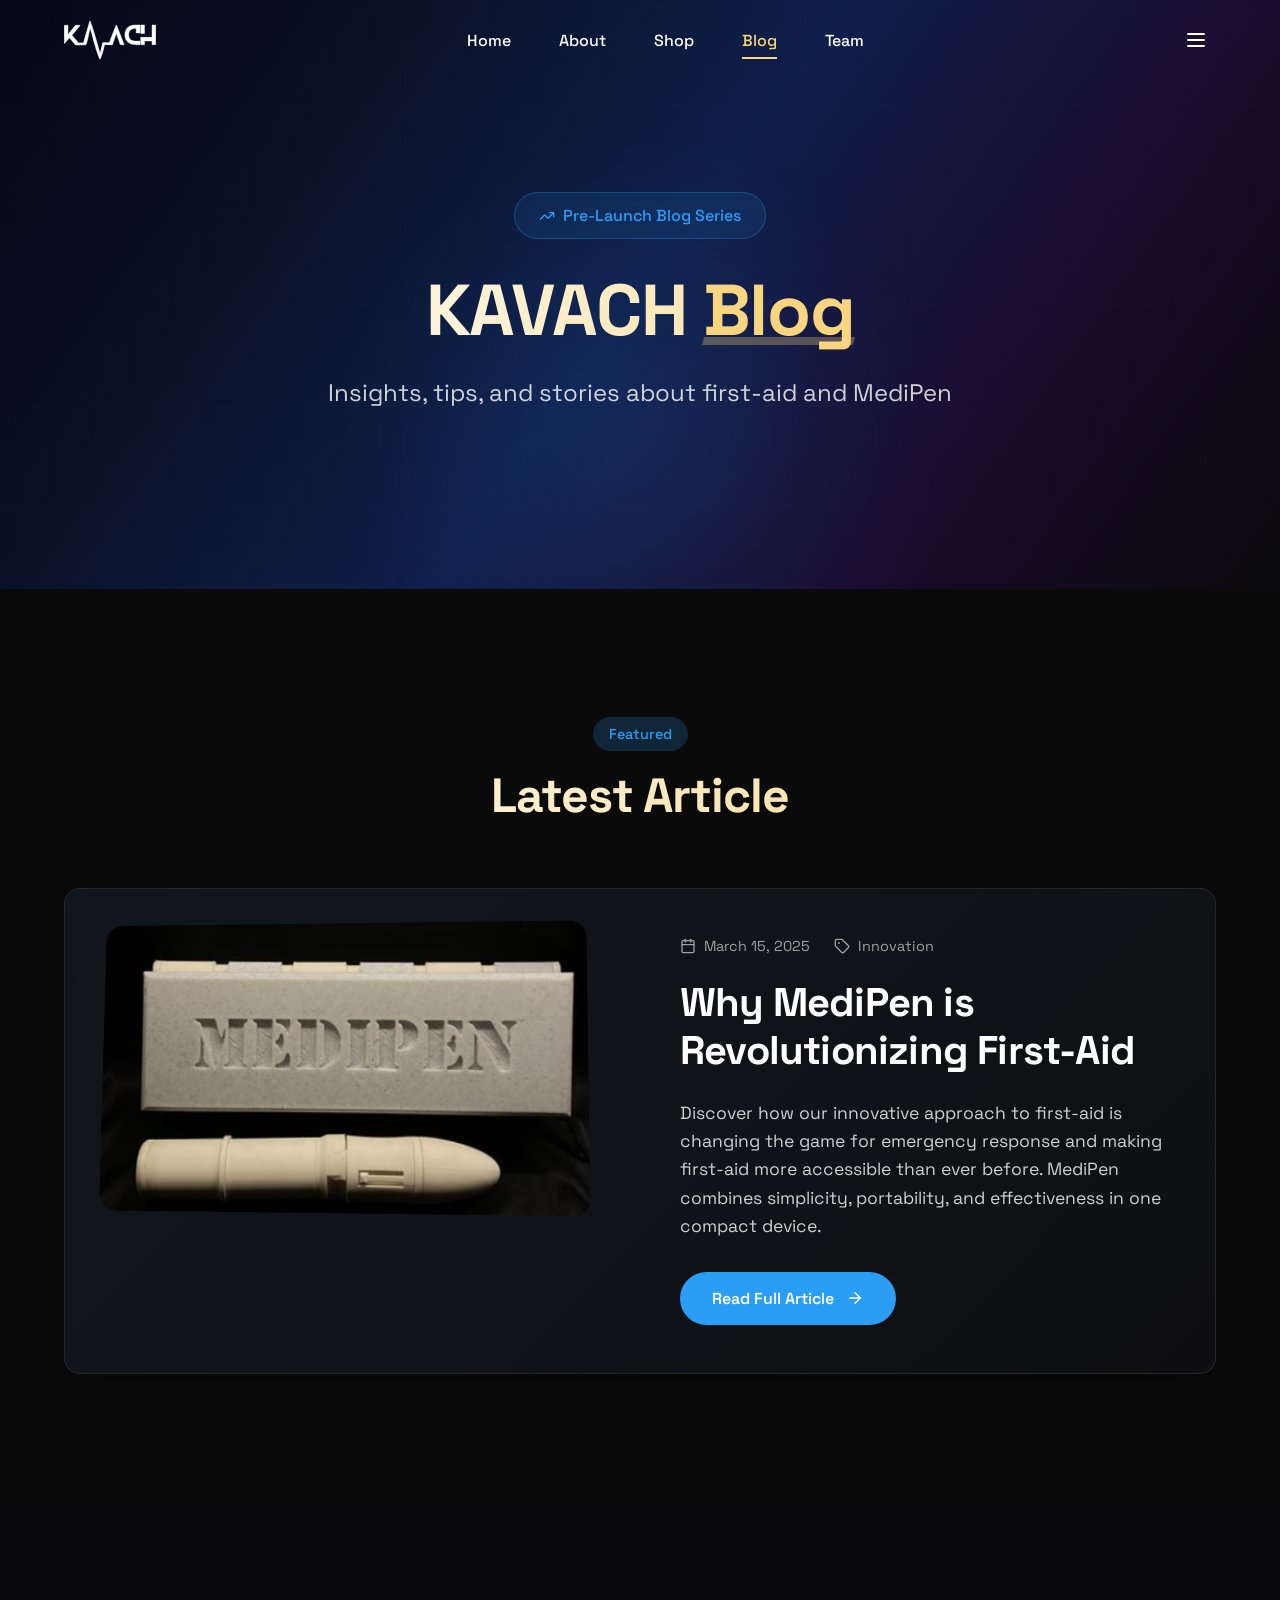
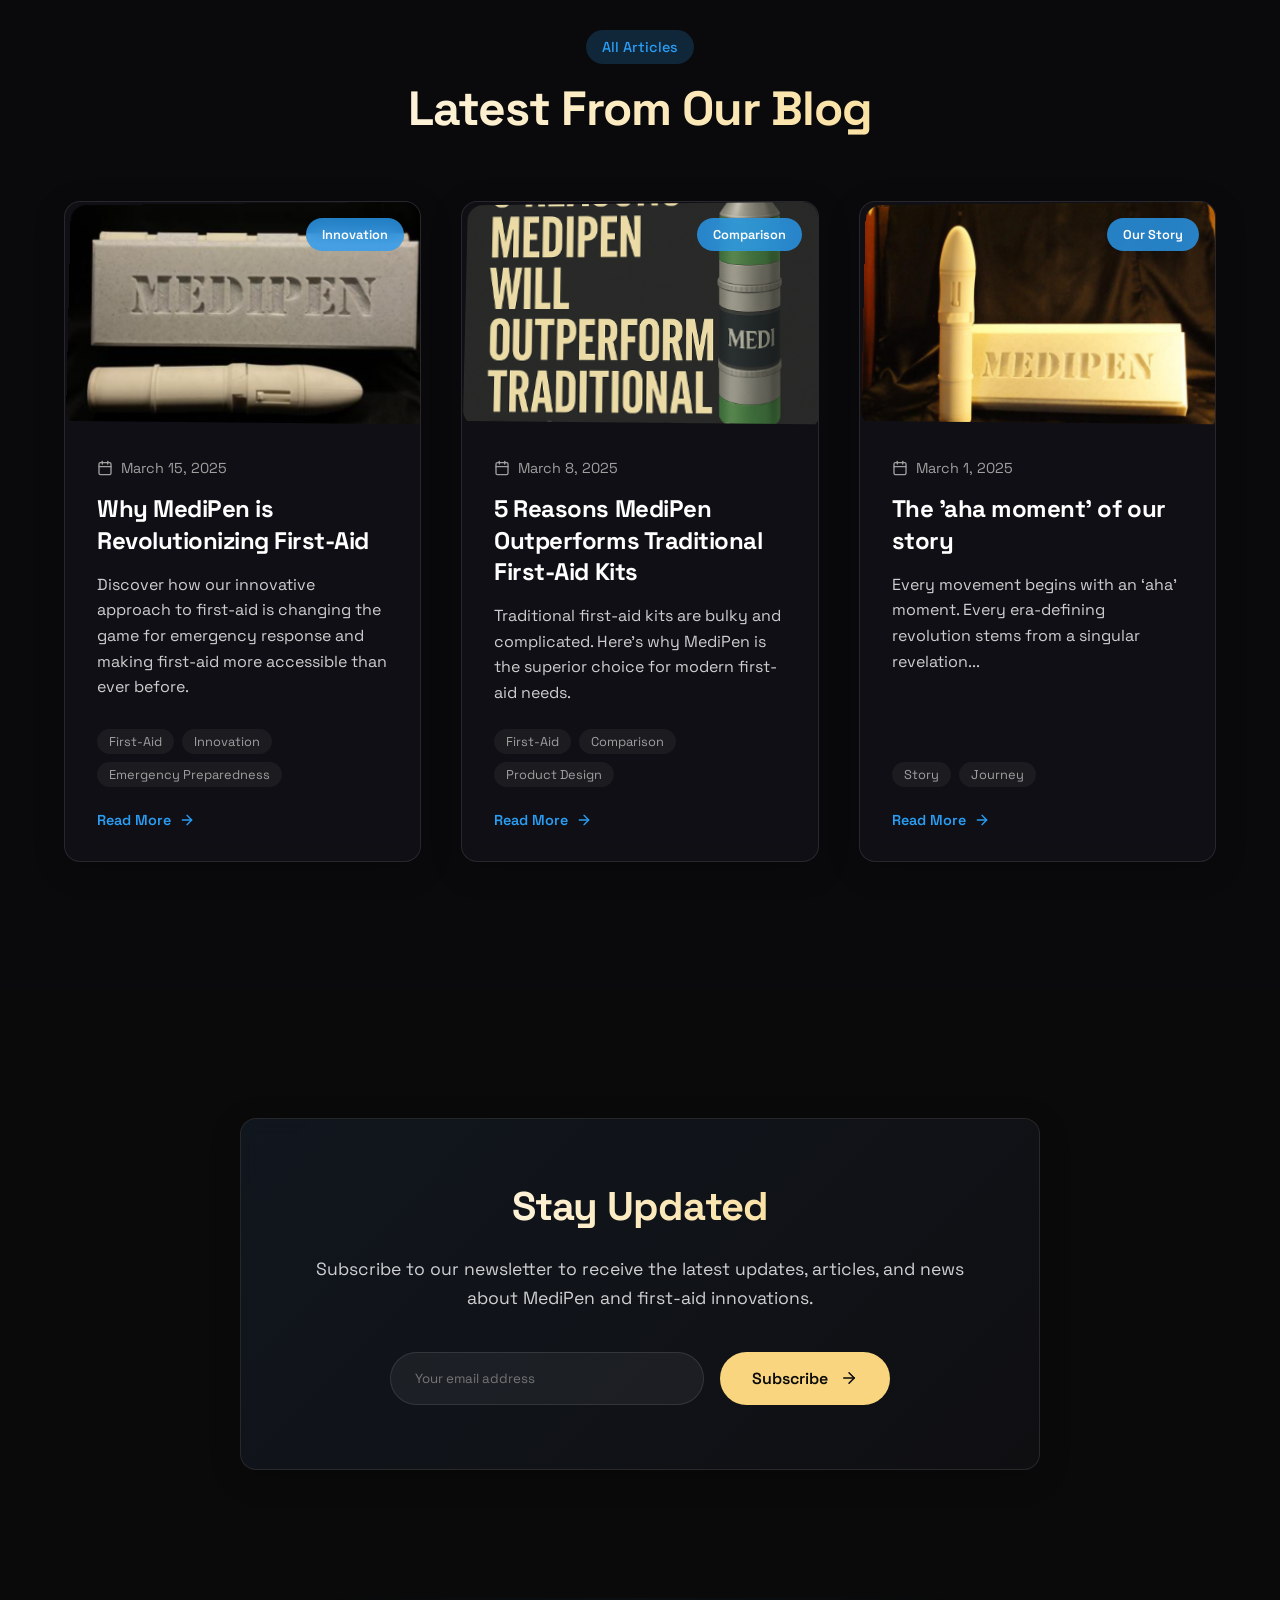
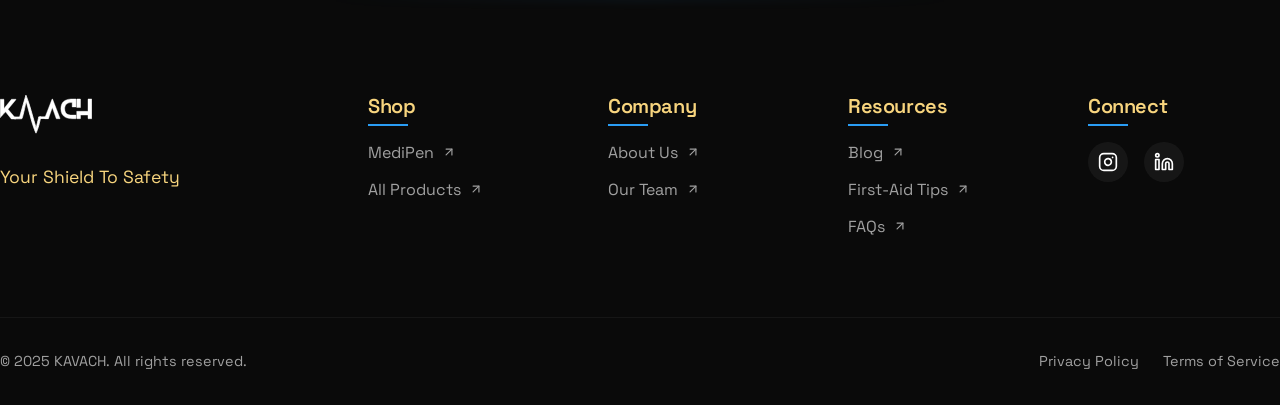
<file: blog.html>
<!DOCTYPE html><html lang="en" class="__variable_4bc053 dark"><head><meta charSet="utf-8"/><meta name="viewport" content="width=device-width, initial-scale=1"/><link rel="stylesheet" href="/_next/static/css/3713c3ca5439afed.css" data-precedence="next"/><link rel="stylesheet" href="/_next/static/css/709412aa599c9234.css" data-precedence="next"/><link rel="preload" as="script" fetchPriority="low" href="/_next/static/chunks/webpack-1d7cb3acd55c6159.js"/><script src="/_next/static/chunks/4bd1b696-e49035dfb5db83da.js" async=""></script><script src="/_next/static/chunks/684-b1c9d5b3830c3c9f.js" async=""></script><script src="/_next/static/chunks/main-app-9e8fdaf64be143db.js" async=""></script><script src="/_next/static/chunks/63-d6bbb734152306ba.js" async=""></script><script src="/_next/static/chunks/874-f829e1f91ecfc8a6.js" async=""></script><script src="/_next/static/chunks/app/layout-0146c8c690b7cd65.js" async=""></script><script src="/_next/static/chunks/app/blog/page-67de1ac911dcc43d.js" async=""></script><title>KAVACH - Your Shield To Safety</title><meta name="description" content="Transform your approach to First-Aid within seconds. No online course, no notes, no experience, no degree needed."/><link rel="icon" href="/favicon.ico" type="image/x-icon" sizes="16x16"/><script src="/_next/static/chunks/polyfills-42372ed130431b0a.js" noModule=""></script></head><body><div class="noise"></div><div class="gradient-bg"></div><div class="
    CursorEffect_cursor__Pjvpx 
    CursorEffect_hidden__ymcLm 
     
    
  " style="left:0px;top:0px"></div><div class="
    CursorEffect_cursorDot__WnnzS 
    CursorEffect_hidden__ymcLm 
     
    
  " style="left:0px;top:0px"></div><header class="Navbar_header__xPE0t "><div class="Navbar_container__2Cq63"><div class="Navbar_navbar__GrSXC"><a class="Navbar_logo__X4o9i" href="/"><img alt="KAVACH Logo" loading="lazy" width="120" height="40" decoding="async" data-nimg="1" class="Navbar_logoImage__msoFF" style="color:transparent" src="/placeholder.svg"/></a><nav class="Navbar_nav__yFFPE "><ul class="Navbar_navList__gzP7S"><li class="Navbar_navItem__Fpmiu"><a class="Navbar_navLink__16zHl " href="/"><span class="Navbar_navLinkText__b62dB">Home</span><span class="Navbar_navLinkLine__zmZC9"></span></a></li><li class="Navbar_navItem__Fpmiu"><a class="Navbar_navLink__16zHl " href="/about"><span class="Navbar_navLinkText__b62dB">About</span><span class="Navbar_navLinkLine__zmZC9"></span></a></li><li class="Navbar_navItem__Fpmiu"><a class="Navbar_navLink__16zHl " href="/shop"><span class="Navbar_navLinkText__b62dB">Shop</span><span class="Navbar_navLinkLine__zmZC9"></span></a></li><li class="Navbar_navItem__Fpmiu"><a class="Navbar_navLink__16zHl Navbar_activeLink__izzmo" href="/blog"><span class="Navbar_navLinkText__b62dB">Blog</span><span class="Navbar_navLinkLine__zmZC9"></span></a></li><li class="Navbar_navItem__Fpmiu"><a class="Navbar_navLink__16zHl " href="/team"><span class="Navbar_navLinkText__b62dB">Team</span><span class="Navbar_navLinkLine__zmZC9"></span></a></li></ul></nav><div class="Navbar_navRight__dp8Wr"><button class="Navbar_menuButton__yMNyJ" aria-label="Toggle menu"><svg xmlns="http://www.w3.org/2000/svg" width="24" height="24" viewBox="0 0 24 24" fill="none" stroke="currentColor" stroke-width="2" stroke-linecap="round" stroke-linejoin="round" class="lucide lucide-menu"><line x1="4" x2="20" y1="12" y2="12"></line><line x1="4" x2="20" y1="6" y2="6"></line><line x1="4" x2="20" y1="18" y2="18"></line></svg></button></div></div></div></header><main><!--$--><section class="blog_blogHero__B_tlu"><div class="blog_container__IKtGu"><div class="blog_heroContent__M8Fd9"><div class="blog_prelaunchBadge__EQ_r_"><svg xmlns="http://www.w3.org/2000/svg" width="16" height="16" viewBox="0 0 24 24" fill="none" stroke="currentColor" stroke-width="2" stroke-linecap="round" stroke-linejoin="round" class="lucide lucide-trending-up"><polyline points="22 7 13.5 15.5 8.5 10.5 2 17"></polyline><polyline points="16 7 22 7 22 13"></polyline></svg><span>Pre-Launch Blog Series</span></div><h1 class="blog_blogTitle__tUHbZ">KAVACH <span class="blog_highlight__9FJaI">Blog</span></h1><p class="blog_blogSubtitle__GZ5Es">Insights, tips, and stories about first-aid and MediPen</p></div></div><div class="blog_heroGlow__oiT9l"></div><div class="blog_heroMesh__GieAX"></div></section><section class="blog_featuredPost__hNlFx"><div class="blog_container__IKtGu"><div class="blog_sectionHeader__BOmVL"><div class="blog_sectionTag__sS4a3">Featured</div><h2 class="blog_sectionTitle__TsUWD">Latest Article</h2></div><div class="blog_featuredCard__MRcOu"><div class="blog_featuredImage__sBIVA"><div class="blog_imageWrapper__9KMQ3"><img alt="Featured blog post" loading="lazy" width="600" height="800" decoding="async" data-nimg="1" class="blog_image__Kbywe" style="color:transparent" src="/mp-rev.png?height=500&amp;width=800"/><div class="blog_imageGlow___YV6E"></div></div></div><div class="blog_featuredContent__m_h3s"><div class="blog_postMeta__IjTU0"><div class="blog_postDate__R__t_"><svg xmlns="http://www.w3.org/2000/svg" width="16" height="16" viewBox="0 0 24 24" fill="none" stroke="currentColor" stroke-width="2" stroke-linecap="round" stroke-linejoin="round" class="lucide lucide-calendar"><path d="M8 2v4"></path><path d="M16 2v4"></path><rect width="18" height="18" x="3" y="4" rx="2"></rect><path d="M3 10h18"></path></svg><span>March 15, 2025</span></div><div class="blog_postCategory__g7AVU"><svg xmlns="http://www.w3.org/2000/svg" width="16" height="16" viewBox="0 0 24 24" fill="none" stroke="currentColor" stroke-width="2" stroke-linecap="round" stroke-linejoin="round" class="lucide lucide-tag"><path d="M12.586 2.586A2 2 0 0 0 11.172 2H4a2 2 0 0 0-2 2v7.172a2 2 0 0 0 .586 1.414l8.704 8.704a2.426 2.426 0 0 0 3.42 0l6.58-6.58a2.426 2.426 0 0 0 0-3.42z"></path><circle cx="7.5" cy="7.5" r=".5" fill="currentColor"></circle></svg><span>Innovation</span></div></div><h3 class="blog_featuredTitle__xaQtL">Why MediPen is Revolutionizing First-Aid</h3><p class="blog_featuredExcerpt__aMisc">Discover how our innovative approach to first-aid is changing the game for emergency response and making first-aid more accessible than ever before. MediPen combines simplicity, portability, and effectiveness in one compact device.</p><a class="blog_readMoreButton__0auZq" href="/blog/medipen-revolution"><span>Read Full Article</span><svg xmlns="http://www.w3.org/2000/svg" width="18" height="18" viewBox="0 0 24 24" fill="none" stroke="currentColor" stroke-width="2" stroke-linecap="round" stroke-linejoin="round" class="lucide lucide-arrow-right blog_buttonIcon__4IiyW"><path d="M5 12h14"></path><path d="m12 5 7 7-7 7"></path></svg></a></div></div></div></section><section class="blog_blogPosts__nZCST"><div class="blog_container__IKtGu"><div class="blog_sectionHeader__BOmVL"><div class="blog_sectionTag__sS4a3">All Articles</div><h2 class="blog_sectionTitle__TsUWD">Latest From Our Blog</h2></div><div class="blog_blogGrid__QlInw"><div class="blog_blogCard__CdAbn"><div class="blog_blogImageContainer__S72i5"><div class="blog_imageWrapper__9KMQ3"><img alt="Why MediPen is Revolutionizing First-Aid" loading="lazy" width="500" height="300" decoding="async" data-nimg="1" class="blog_blogImage__BZ7A5" style="color:transparent" src="/mp-rev.png"/><div class="blog_imageGlow___YV6E"></div></div><div class="blog_blogCategory__ABOp1">Innovation</div></div><div class="blog_blogContent__TqdD4"><div class="blog_blogDate__WDN_e"><svg xmlns="http://www.w3.org/2000/svg" width="16" height="16" viewBox="0 0 24 24" fill="none" stroke="currentColor" stroke-width="2" stroke-linecap="round" stroke-linejoin="round" class="lucide lucide-calendar"><path d="M8 2v4"></path><path d="M16 2v4"></path><rect width="18" height="18" x="3" y="4" rx="2"></rect><path d="M3 10h18"></path></svg><span>March 15, 2025</span></div><h3 class="blog_blogPostTitle__8JzjO"><a href="/blog/medipen-revolution">Why MediPen is Revolutionizing First-Aid</a></h3><p class="blog_blogExcerpt__RpvhY">Discover how our innovative approach to first-aid is changing the game for emergency response and making first-aid more accessible than ever before.</p><div class="blog_blogTags__cJmQu"><span class="blog_blogTag__Dp97Q">First-Aid</span><span class="blog_blogTag__Dp97Q">Innovation</span><span class="blog_blogTag__Dp97Q">Emergency Preparedness</span></div><a class="blog_readMore__6_qd_" href="/blog/medipen-revolution"><span>Read More</span><svg xmlns="http://www.w3.org/2000/svg" width="16" height="16" viewBox="0 0 24 24" fill="none" stroke="currentColor" stroke-width="2" stroke-linecap="round" stroke-linejoin="round" class="lucide lucide-arrow-right"><path d="M5 12h14"></path><path d="m12 5 7 7-7 7"></path></svg></a></div></div><div class="blog_blogCard__CdAbn"><div class="blog_blogImageContainer__S72i5"><div class="blog_imageWrapper__9KMQ3"><img alt="5 Reasons MediPen Outperforms Traditional First-Aid Kits" loading="lazy" width="500" height="300" decoding="async" data-nimg="1" class="blog_blogImage__BZ7A5" style="color:transparent" src="/mpbetter.png"/><div class="blog_imageGlow___YV6E"></div></div><div class="blog_blogCategory__ABOp1">Comparison</div></div><div class="blog_blogContent__TqdD4"><div class="blog_blogDate__WDN_e"><svg xmlns="http://www.w3.org/2000/svg" width="16" height="16" viewBox="0 0 24 24" fill="none" stroke="currentColor" stroke-width="2" stroke-linecap="round" stroke-linejoin="round" class="lucide lucide-calendar"><path d="M8 2v4"></path><path d="M16 2v4"></path><rect width="18" height="18" x="3" y="4" rx="2"></rect><path d="M3 10h18"></path></svg><span>March 8, 2025</span></div><h3 class="blog_blogPostTitle__8JzjO"><a href="/blog/medipen-vs-traditional">5 Reasons MediPen Outperforms Traditional First-Aid Kits</a></h3><p class="blog_blogExcerpt__RpvhY">Traditional first-aid kits are bulky and complicated. Here&#x27;s why MediPen is the superior choice for modern first-aid needs.</p><div class="blog_blogTags__cJmQu"><span class="blog_blogTag__Dp97Q">First-Aid</span><span class="blog_blogTag__Dp97Q">Comparison</span><span class="blog_blogTag__Dp97Q">Product Design</span></div><a class="blog_readMore__6_qd_" href="/blog/medipen-vs-traditional"><span>Read More</span><svg xmlns="http://www.w3.org/2000/svg" width="16" height="16" viewBox="0 0 24 24" fill="none" stroke="currentColor" stroke-width="2" stroke-linecap="round" stroke-linejoin="round" class="lucide lucide-arrow-right"><path d="M5 12h14"></path><path d="m12 5 7 7-7 7"></path></svg></a></div></div><div class="blog_blogCard__CdAbn"><div class="blog_blogImageContainer__S72i5"><div class="blog_imageWrapper__9KMQ3"><img alt="The &#x27;aha moment&#x27; of our story" loading="lazy" width="500" height="300" decoding="async" data-nimg="1" class="blog_blogImage__BZ7A5" style="color:transparent" src="/mp-saved.jpeg"/><div class="blog_imageGlow___YV6E"></div></div><div class="blog_blogCategory__ABOp1">Our Story</div></div><div class="blog_blogContent__TqdD4"><div class="blog_blogDate__WDN_e"><svg xmlns="http://www.w3.org/2000/svg" width="16" height="16" viewBox="0 0 24 24" fill="none" stroke="currentColor" stroke-width="2" stroke-linecap="round" stroke-linejoin="round" class="lucide lucide-calendar"><path d="M8 2v4"></path><path d="M16 2v4"></path><rect width="18" height="18" x="3" y="4" rx="2"></rect><path d="M3 10h18"></path></svg><span>March 1, 2025</span></div><h3 class="blog_blogPostTitle__8JzjO"><a href="/blog/aha-moment">The &#x27;aha moment&#x27; of our story</a></h3><p class="blog_blogExcerpt__RpvhY">Every movement begins with an ‘aha’ moment. Every era-defining revolution stems from a singular revelation...</p><div class="blog_blogTags__cJmQu"><span class="blog_blogTag__Dp97Q">Story</span><span class="blog_blogTag__Dp97Q">Journey</span></div><a class="blog_readMore__6_qd_" href="/blog/aha-moment"><span>Read More</span><svg xmlns="http://www.w3.org/2000/svg" width="16" height="16" viewBox="0 0 24 24" fill="none" stroke="currentColor" stroke-width="2" stroke-linecap="round" stroke-linejoin="round" class="lucide lucide-arrow-right"><path d="M5 12h14"></path><path d="m12 5 7 7-7 7"></path></svg></a></div></div></div></div><div class="blog_postsMesh__r2uyT"></div></section><section class="blog_subscribe__3SZY8"><div class="blog_container__IKtGu"><div class="blog_subscribeContent__9PNUY"><h2 class="blog_subscribeTitle__uVWFT">Stay Updated</h2><p class="blog_subscribeText__km_Zf">Subscribe to our newsletter to receive the latest updates, articles, and news about MediPen and first-aid innovations.</p><form class="blog_subscribeForm__tgUhE"><input type="email" placeholder="Your email address" class="blog_subscribeInput__ZN0Gb"/><button type="submit" class="blog_subscribeButton__g0Oia"><span>Subscribe</span><svg xmlns="http://www.w3.org/2000/svg" width="18" height="18" viewBox="0 0 24 24" fill="none" stroke="currentColor" stroke-width="2" stroke-linecap="round" stroke-linejoin="round" class="lucide lucide-arrow-right blog_buttonIcon__4IiyW"><path d="M5 12h14"></path><path d="m12 5 7 7-7 7"></path></svg></button></form></div></div><div class="blog_subscribeGlow__RHaGK"></div></section><!--/$--></main><footer class="Footer_footer__pQtti"><div class="Footer_footerGlow__wpmZM"></div><div><div class="Footer_footerContent__yAl3k"><div class="Footer_footerLogo__4BA6d"><a href="/"><img alt="KAVACH Logo" loading="lazy" width="120" height="40" decoding="async" data-nimg="1" class="Footer_logoImage__WD24i" style="color:transparent" src="/placeholder.svg?height=40&amp;width=120"/></a><p class="Footer_footerTagline__jv0tL">Your Shield To Safety</p></div><div class="Footer_footerLinks__M17kI"><div class="Footer_footerSection__UvV_8"><h3 class="Footer_footerHeading__3uvto">Shop</h3><ul class="Footer_footerList__szIDW"><li><a class="Footer_footerLink__xz_wT" href="/shop/medipen"><span>MediPen</span><svg xmlns="http://www.w3.org/2000/svg" width="14" height="14" viewBox="0 0 24 24" fill="none" stroke="currentColor" stroke-width="2" stroke-linecap="round" stroke-linejoin="round" class="lucide lucide-arrow-up-right Footer_linkIcon__fj_x_"><path d="M7 7h10v10"></path><path d="M7 17 17 7"></path></svg></a></li><li><a class="Footer_footerLink__xz_wT" href="/shop"><span>All Products</span><svg xmlns="http://www.w3.org/2000/svg" width="14" height="14" viewBox="0 0 24 24" fill="none" stroke="currentColor" stroke-width="2" stroke-linecap="round" stroke-linejoin="round" class="lucide lucide-arrow-up-right Footer_linkIcon__fj_x_"><path d="M7 7h10v10"></path><path d="M7 17 17 7"></path></svg></a></li></ul></div><div class="Footer_footerSection__UvV_8"><h3 class="Footer_footerHeading__3uvto">Company</h3><ul class="Footer_footerList__szIDW"><li><a class="Footer_footerLink__xz_wT" href="/about"><span>About Us</span><svg xmlns="http://www.w3.org/2000/svg" width="14" height="14" viewBox="0 0 24 24" fill="none" stroke="currentColor" stroke-width="2" stroke-linecap="round" stroke-linejoin="round" class="lucide lucide-arrow-up-right Footer_linkIcon__fj_x_"><path d="M7 7h10v10"></path><path d="M7 17 17 7"></path></svg></a></li><li><a class="Footer_footerLink__xz_wT" href="/team"><span>Our Team</span><svg xmlns="http://www.w3.org/2000/svg" width="14" height="14" viewBox="0 0 24 24" fill="none" stroke="currentColor" stroke-width="2" stroke-linecap="round" stroke-linejoin="round" class="lucide lucide-arrow-up-right Footer_linkIcon__fj_x_"><path d="M7 7h10v10"></path><path d="M7 17 17 7"></path></svg></a></li></ul></div><div class="Footer_footerSection__UvV_8"><h3 class="Footer_footerHeading__3uvto">Resources</h3><ul class="Footer_footerList__szIDW"><li><a class="Footer_footerLink__xz_wT" href="/blog"><span>Blog</span><svg xmlns="http://www.w3.org/2000/svg" width="14" height="14" viewBox="0 0 24 24" fill="none" stroke="currentColor" stroke-width="2" stroke-linecap="round" stroke-linejoin="round" class="lucide lucide-arrow-up-right Footer_linkIcon__fj_x_"><path d="M7 7h10v10"></path><path d="M7 17 17 7"></path></svg></a></li><li><a class="Footer_footerLink__xz_wT" href="/shop/medipen#howToUse"><span>First-Aid Tips</span><svg xmlns="http://www.w3.org/2000/svg" width="14" height="14" viewBox="0 0 24 24" fill="none" stroke="currentColor" stroke-width="2" stroke-linecap="round" stroke-linejoin="round" class="lucide lucide-arrow-up-right Footer_linkIcon__fj_x_"><path d="M7 7h10v10"></path><path d="M7 17 17 7"></path></svg></a></li><li><a class="Footer_footerLink__xz_wT" href="/shop/medipen#faq"><span>FAQs</span><svg xmlns="http://www.w3.org/2000/svg" width="14" height="14" viewBox="0 0 24 24" fill="none" stroke="currentColor" stroke-width="2" stroke-linecap="round" stroke-linejoin="round" class="lucide lucide-arrow-up-right Footer_linkIcon__fj_x_"><path d="M7 7h10v10"></path><path d="M7 17 17 7"></path></svg></a></li></ul></div><div class="Footer_footerSection__UvV_8"><h3 class="Footer_footerHeading__3uvto">Connect</h3><div class="Footer_socialLinks__tA7gt"><a href="https://www.instagram.com/kavach_co/" class="Footer_socialLink__hPzxm" aria-label="Instagram"><svg xmlns="http://www.w3.org/2000/svg" width="20" height="20" viewBox="0 0 24 24" fill="none" stroke="currentColor" stroke-width="2" stroke-linecap="round" stroke-linejoin="round" class="lucide lucide-instagram"><rect width="20" height="20" x="2" y="2" rx="5" ry="5"></rect><path d="M16 11.37A4 4 0 1 1 12.63 8 4 4 0 0 1 16 11.37z"></path><line x1="17.5" x2="17.51" y1="6.5" y2="6.5"></line></svg></a><a href="https://www.linkedin.com/in/kavach-%E2%A0%80-445419328/" class="Footer_socialLink__hPzxm" aria-label="LinkedIn"><svg xmlns="http://www.w3.org/2000/svg" width="20" height="20" viewBox="0 0 24 24" fill="none" stroke="currentColor" stroke-width="2" stroke-linecap="round" stroke-linejoin="round" class="lucide lucide-linkedin"><path d="M16 8a6 6 0 0 1 6 6v7h-4v-7a2 2 0 0 0-2-2 2 2 0 0 0-2 2v7h-4v-7a6 6 0 0 1 6-6z"></path><rect width="4" height="12" x="2" y="9"></rect><circle cx="4" cy="4" r="2"></circle></svg></a></div></div></div></div><div class="Footer_footerBottom__YIYBj"><p class="Footer_copyright__j4atB">© <!-- -->2025<!-- --> KAVACH. All rights reserved.</p><div class="Footer_footerBottomLinks__w8bl5"><a class="Footer_footerBottomLink__6kjUD" href="#">Privacy Policy</a><a class="Footer_footerBottomLink__6kjUD" href="#">Terms of Service</a></div></div></div></footer><script src="/_next/static/chunks/webpack-1d7cb3acd55c6159.js" async=""></script><script>(self.__next_f=self.__next_f||[]).push([0])</script><script>self.__next_f.push([1,"1:\"$Sreact.fragment\"\n2:I[7026,[\"63\",\"static/chunks/63-d6bbb734152306ba.js\",\"874\",\"static/chunks/874-f829e1f91ecfc8a6.js\",\"177\",\"static/chunks/app/layout-0146c8c690b7cd65.js\"],\"default\"]\n3:I[4315,[\"63\",\"static/chunks/63-d6bbb734152306ba.js\",\"874\",\"static/chunks/874-f829e1f91ecfc8a6.js\",\"177\",\"static/chunks/app/layout-0146c8c690b7cd65.js\"],\"default\"]\n4:I[7555,[],\"\"]\n5:I[1295,[],\"\"]\n6:I[6874,[\"63\",\"static/chunks/63-d6bbb734152306ba.js\",\"874\",\"static/chunks/874-f829e1f91ecfc8a6.js\",\"177\",\"static/chunks/app/layout-0146c8c690b7cd65.js\"],\"\"]\n7:I[3063,[\"63\",\"static/chunks/63-d6bbb734152306ba.js\",\"874\",\"static/chunks/874-f829e1f91ecfc8a6.js\",\"177\",\"static/chunks/app/layout-0146c8c690b7cd65.js\"],\"Image\"]\n8:I[894,[],\"ClientPageRoot\"]\n9:I[5822,[\"63\",\"static/chunks/63-d6bbb734152306ba.js\",\"874\",\"static/chunks/874-f829e1f91ecfc8a6.js\",\"212\",\"static/chunks/app/blog/page-67de1ac911dcc43d.js\"],\"default\"]\nc:I[9665,[],\"OutletBoundary\"]\nf:I[9665,[],\"ViewportBoundary\"]\n11:I[9665,[],\"MetadataBoundary\"]\n13:I[6614,[],\"\"]\n:HL[\"/_next/static/css/3713c3ca5439afed.css\",\"style\"]\n:HL[\"/_next/static/css/709412aa599c9234.css\",\"style\"]\n"])</script><script>self.__next_f.push([1,"0:{\"P\":null,\"b\":\"6KrknHz_nryDYGiw8LR-I\",\"p\":\"\",\"c\":[\"\",\"blog\"],\"i\":false,\"f\":[[[\"\",{\"children\":[\"blog\",{\"children\":[\"__PAGE__\",{}]}]},\"$undefined\",\"$undefined\",true],[\"\",[\"$\",\"$1\",\"c\",{\"children\":[[[\"$\",\"link\",\"0\",{\"rel\":\"stylesheet\",\"href\":\"/_next/static/css/3713c3ca5439afed.css\",\"precedence\":\"next\",\"crossOrigin\":\"$undefined\",\"nonce\":\"$undefined\"}]],[\"$\",\"html\",null,{\"lang\":\"en\",\"className\":\"__variable_4bc053 dark\",\"children\":[\"$\",\"body\",null,{\"children\":[[\"$\",\"div\",null,{\"className\":\"noise\"}],[\"$\",\"div\",null,{\"className\":\"gradient-bg\"}],[\"$\",\"$L2\",null,{}],[\"$\",\"$L3\",null,{}],[\"$\",\"main\",null,{\"children\":[\"$\",\"$L4\",null,{\"parallelRouterKey\":\"children\",\"error\":\"$undefined\",\"errorStyles\":\"$undefined\",\"errorScripts\":\"$undefined\",\"template\":[\"$\",\"$L5\",null,{}],\"templateStyles\":\"$undefined\",\"templateScripts\":\"$undefined\",\"notFound\":[[[\"$\",\"title\",null,{\"children\":\"404: This page could not be found.\"}],[\"$\",\"div\",null,{\"style\":{\"fontFamily\":\"system-ui,\\\"Segoe UI\\\",Roboto,Helvetica,Arial,sans-serif,\\\"Apple Color Emoji\\\",\\\"Segoe UI Emoji\\\"\",\"height\":\"100vh\",\"textAlign\":\"center\",\"display\":\"flex\",\"flexDirection\":\"column\",\"alignItems\":\"center\",\"justifyContent\":\"center\"},\"children\":[\"$\",\"div\",null,{\"children\":[[\"$\",\"style\",null,{\"dangerouslySetInnerHTML\":{\"__html\":\"body{color:#000;background:#fff;margin:0}.next-error-h1{border-right:1px solid rgba(0,0,0,.3)}@media (prefers-color-scheme:dark){body{color:#fff;background:#000}.next-error-h1{border-right:1px solid rgba(255,255,255,.3)}}\"}}],[\"$\",\"h1\",null,{\"className\":\"next-error-h1\",\"style\":{\"display\":\"inline-block\",\"margin\":\"0 20px 0 0\",\"padding\":\"0 23px 0 0\",\"fontSize\":24,\"fontWeight\":500,\"verticalAlign\":\"top\",\"lineHeight\":\"49px\"},\"children\":404}],[\"$\",\"div\",null,{\"style\":{\"display\":\"inline-block\"},\"children\":[\"$\",\"h2\",null,{\"style\":{\"fontSize\":14,\"fontWeight\":400,\"lineHeight\":\"49px\",\"margin\":0},\"children\":\"This page could not be found.\"}]}]]}]}]],[]],\"forbidden\":\"$undefined\",\"unauthorized\":\"$undefined\"}]}],[\"$\",\"footer\",null,{\"className\":\"Footer_footer__pQtti\",\"children\":[[\"$\",\"div\",null,{\"className\":\"Footer_footerGlow__wpmZM\"}],[\"$\",\"div\",null,{\"className\":\"$undefined\",\"children\":[[\"$\",\"div\",null,{\"className\":\"Footer_footerContent__yAl3k\",\"children\":[[\"$\",\"div\",null,{\"className\":\"Footer_footerLogo__4BA6d\",\"children\":[[\"$\",\"$L6\",null,{\"href\":\"/\",\"children\":[\"$\",\"$L7\",null,{\"src\":\"/placeholder.svg?height=40\u0026width=120\",\"alt\":\"KAVACH Logo\",\"width\":120,\"height\":40,\"className\":\"Footer_logoImage__WD24i\"}]}],[\"$\",\"p\",null,{\"className\":\"Footer_footerTagline__jv0tL\",\"children\":\"Your Shield To Safety\"}]]}],[\"$\",\"div\",null,{\"className\":\"Footer_footerLinks__M17kI\",\"children\":[[\"$\",\"div\",null,{\"className\":\"Footer_footerSection__UvV_8\",\"children\":[[\"$\",\"h3\",null,{\"className\":\"Footer_footerHeading__3uvto\",\"children\":\"Shop\"}],[\"$\",\"ul\",null,{\"className\":\"Footer_footerList__szIDW\",\"children\":[[\"$\",\"li\",null,{\"children\":[\"$\",\"$L6\",null,{\"href\":\"/shop/medipen\",\"className\":\"Footer_footerLink__xz_wT\",\"children\":[[\"$\",\"span\",null,{\"children\":\"MediPen\"}],[\"$\",\"svg\",null,{\"ref\":\"$undefined\",\"xmlns\":\"http://www.w3.org/2000/svg\",\"width\":14,\"height\":14,\"viewBox\":\"0 0 24 24\",\"fill\":\"none\",\"stroke\":\"currentColor\",\"strokeWidth\":2,\"strokeLinecap\":\"round\",\"strokeLinejoin\":\"round\",\"className\":\"lucide lucide-arrow-up-right Footer_linkIcon__fj_x_\",\"children\":[[\"$\",\"path\",\"1tivn9\",{\"d\":\"M7 7h10v10\"}],[\"$\",\"path\",\"1vkiza\",{\"d\":\"M7 17 17 7\"}],\"$undefined\"]}]]}]}],[\"$\",\"li\",null,{\"children\":[\"$\",\"$L6\",null,{\"href\":\"/shop\",\"className\":\"Footer_footerLink__xz_wT\",\"children\":[[\"$\",\"span\",null,{\"children\":\"All Products\"}],[\"$\",\"svg\",null,{\"ref\":\"$undefined\",\"xmlns\":\"http://www.w3.org/2000/svg\",\"width\":14,\"height\":14,\"viewBox\":\"0 0 24 24\",\"fill\":\"none\",\"stroke\":\"currentColor\",\"strokeWidth\":2,\"strokeLinecap\":\"round\",\"strokeLinejoin\":\"round\",\"className\":\"lucide lucide-arrow-up-right Footer_linkIcon__fj_x_\",\"children\":[[\"$\",\"path\",\"1tivn9\",{\"d\":\"M7 7h10v10\"}],[\"$\",\"path\",\"1vkiza\",{\"d\":\"M7 17 17 7\"}],\"$undefined\"]}]]}]}]]}]]}],[\"$\",\"div\",null,{\"className\":\"Footer_footerSection__UvV_8\",\"children\":[[\"$\",\"h3\",null,{\"className\":\"Footer_footerHeading__3uvto\",\"children\":\"Company\"}],[\"$\",\"ul\",null,{\"className\":\"Footer_footerList__szIDW\",\"children\":[[\"$\",\"li\",null,{\"children\":[\"$\",\"$L6\",null,{\"href\":\"/about\",\"className\":\"Footer_footerLink__xz_wT\",\"children\":[[\"$\",\"span\",null,{\"children\":\"About Us\"}],[\"$\",\"svg\",null,{\"ref\":\"$undefined\",\"xmlns\":\"http://www.w3.org/2000/svg\",\"width\":14,\"height\":14,\"viewBox\":\"0 0 24 24\",\"fill\":\"none\",\"stroke\":\"currentColor\",\"strokeWidth\":2,\"strokeLinecap\":\"round\",\"strokeLinejoin\":\"round\",\"className\":\"lucide lucide-arrow-up-right Footer_linkIcon__fj_x_\",\"children\":[[\"$\",\"path\",\"1tivn9\",{\"d\":\"M7 7h10v10\"}],[\"$\",\"path\",\"1vkiza\",{\"d\":\"M7 17 17 7\"}],\"$undefined\"]}]]}]}],[\"$\",\"li\",null,{\"children\":[\"$\",\"$L6\",null,{\"href\":\"/team\",\"className\":\"Footer_footerLink__xz_wT\",\"children\":[[\"$\",\"span\",null,{\"children\":\"Our Team\"}],[\"$\",\"svg\",null,{\"ref\":\"$undefined\",\"xmlns\":\"http://www.w3.org/2000/svg\",\"width\":14,\"height\":14,\"viewBox\":\"0 0 24 24\",\"fill\":\"none\",\"stroke\":\"currentColor\",\"strokeWidth\":2,\"strokeLinecap\":\"round\",\"strokeLinejoin\":\"round\",\"className\":\"lucide lucide-arrow-up-right Footer_linkIcon__fj_x_\",\"children\":[[\"$\",\"path\",\"1tivn9\",{\"d\":\"M7 7h10v10\"}],[\"$\",\"path\",\"1vkiza\",{\"d\":\"M7 17 17 7\"}],\"$undefined\"]}]]}]}]]}]]}],[\"$\",\"div\",null,{\"className\":\"Footer_footerSection__UvV_8\",\"children\":[[\"$\",\"h3\",null,{\"className\":\"Footer_footerHeading__3uvto\",\"children\":\"Resources\"}],[\"$\",\"ul\",null,{\"className\":\"Footer_footerList__szIDW\",\"children\":[[\"$\",\"li\",null,{\"children\":[\"$\",\"$L6\",null,{\"href\":\"/blog\",\"className\":\"Footer_footerLink__xz_wT\",\"children\":[[\"$\",\"span\",null,{\"children\":\"Blog\"}],[\"$\",\"svg\",null,{\"ref\":\"$undefined\",\"xmlns\":\"http://www.w3.org/2000/svg\",\"width\":14,\"height\":14,\"viewBox\":\"0 0 24 24\",\"fill\":\"none\",\"stroke\":\"currentColor\",\"strokeWidth\":2,\"strokeLinecap\":\"round\",\"strokeLinejoin\":\"round\",\"className\":\"lucide lucide-arrow-up-right Footer_linkIcon__fj_x_\",\"children\":[[\"$\",\"path\",\"1tivn9\",{\"d\":\"M7 7h10v10\"}],[\"$\",\"path\",\"1vkiza\",{\"d\":\"M7 17 17 7\"}],\"$undefined\"]}]]}]}],[\"$\",\"li\",null,{\"children\":[\"$\",\"$L6\",null,{\"href\":\"/shop/medipen#howToUse\",\"className\":\"Footer_footerLink__xz_wT\",\"children\":[[\"$\",\"span\",null,{\"children\":\"First-Aid Tips\"}],[\"$\",\"svg\",null,{\"ref\":\"$undefined\",\"xmlns\":\"http://www.w3.org/2000/svg\",\"width\":14,\"height\":14,\"viewBox\":\"0 0 24 24\",\"fill\":\"none\",\"stroke\":\"currentColor\",\"strokeWidth\":2,\"strokeLinecap\":\"round\",\"strokeLinejoin\":\"round\",\"className\":\"lucide lucide-arrow-up-right Footer_linkIcon__fj_x_\",\"children\":[[\"$\",\"path\",\"1tivn9\",{\"d\":\"M7 7h10v10\"}],[\"$\",\"path\",\"1vkiza\",{\"d\":\"M7 17 17 7\"}],\"$undefined\"]}]]}]}],[\"$\",\"li\",null,{\"children\":[\"$\",\"$L6\",null,{\"href\":\"/shop/medipen#faq\",\"className\":\"Footer_footerLink__xz_wT\",\"children\":[[\"$\",\"span\",null,{\"children\":\"FAQs\"}],[\"$\",\"svg\",null,{\"ref\":\"$undefined\",\"xmlns\":\"http://www.w3.org/2000/svg\",\"width\":14,\"height\":14,\"viewBox\":\"0 0 24 24\",\"fill\":\"none\",\"stroke\":\"currentColor\",\"strokeWidth\":2,\"strokeLinecap\":\"round\",\"strokeLinejoin\":\"round\",\"className\":\"lucide lucide-arrow-up-right Footer_linkIcon__fj_x_\",\"children\":[[\"$\",\"path\",\"1tivn9\",{\"d\":\"M7 7h10v10\"}],[\"$\",\"path\",\"1vkiza\",{\"d\":\"M7 17 17 7\"}],\"$undefined\"]}]]}]}]]}]]}],[\"$\",\"div\",null,{\"className\":\"Footer_footerSection__UvV_8\",\"children\":[[\"$\",\"h3\",null,{\"className\":\"Footer_footerHeading__3uvto\",\"children\":\"Connect\"}],[\"$\",\"div\",null,{\"className\":\"Footer_socialLinks__tA7gt\",\"children\":[[\"$\",\"a\",null,{\"href\":\"https://www.instagram.com/kavach_co/\",\"className\":\"Footer_socialLink__hPzxm\",\"aria-label\":\"Instagram\",\"children\":[\"$\",\"svg\",null,{\"ref\":\"$undefined\",\"xmlns\":\"http://www.w3.org/2000/svg\",\"width\":20,\"height\":20,\"viewBox\":\"0 0 24 24\",\"fill\":\"none\",\"stroke\":\"currentColor\",\"strokeWidth\":2,\"strokeLinecap\":\"round\",\"strokeLinejoin\":\"round\",\"className\":\"lucide lucide-instagram\",\"children\":[[\"$\",\"rect\",\"2e1cvw\",{\"width\":\"20\",\"height\":\"20\",\"x\":\"2\",\"y\":\"2\",\"rx\":\"5\",\"ry\":\"5\"}],[\"$\",\"path\",\"9exkf1\",{\"d\":\"M16 11.37A4 4 0 1 1 12.63 8 4 4 0 0 1 16 11.37z\"}],[\"$\",\"line\",\"r4j83e\",{\"x1\":\"17.5\",\"x2\":\"17.51\",\"y1\":\"6.5\",\"y2\":\"6.5\"}],\"$undefined\"]}]}],[\"$\",\"a\",null,{\"href\":\"https://www.linkedin.com/in/kavach-%E2%A0%80-445419328/\",\"className\":\"Footer_socialLink__hPzxm\",\"aria-label\":\"LinkedIn\",\"children\":[\"$\",\"svg\",null,{\"ref\":\"$undefined\",\"xmlns\":\"http://www.w3.org/2000/svg\",\"width\":20,\"height\":20,\"viewBox\":\"0 0 24 24\",\"fill\":\"none\",\"stroke\":\"currentColor\",\"strokeWidth\":2,\"strokeLinecap\":\"round\",\"strokeLinejoin\":\"round\",\"className\":\"lucide lucide-linkedin\",\"children\":[[\"$\",\"path\",\"c2jq9f\",{\"d\":\"M16 8a6 6 0 0 1 6 6v7h-4v-7a2 2 0 0 0-2-2 2 2 0 0 0-2 2v7h-4v-7a6 6 0 0 1 6-6z\"}],[\"$\",\"rect\",\"mk3on5\",{\"width\":\"4\",\"height\":\"12\",\"x\":\"2\",\"y\":\"9\"}],[\"$\",\"circle\",\"bt5ra8\",{\"cx\":\"4\",\"cy\":\"4\",\"r\":\"2\"}],\"$undefined\"]}]}]]}]]}]]}]]}],[\"$\",\"div\",null,{\"className\":\"Footer_footerBottom__YIYBj\",\"children\":[[\"$\",\"p\",null,{\"className\":\"Footer_copyright__j4atB\",\"children\":[\"© \",2025,\" KAVACH. All rights reserved.\"]}],[\"$\",\"div\",null,{\"className\":\"Footer_footerBottomLinks__w8bl5\",\"children\":[[\"$\",\"$L6\",null,{\"href\":\"#\",\"className\":\"Footer_footerBottomLink__6kjUD\",\"children\":\"Privacy Policy\"}],[\"$\",\"$L6\",null,{\"href\":\"#\",\"className\":\"Footer_footerBottomLink__6kjUD\",\"children\":\"Terms of Service\"}]]}]]}]]}]]}]]}]}]]}],{\"children\":[\"blog\",[\"$\",\"$1\",\"c\",{\"children\":[null,[\"$\",\"$L4\",null,{\"parallelRouterKey\":\"children\",\"error\":\"$undefined\",\"errorStyles\":\"$undefined\",\"errorScripts\":\"$undefined\",\"template\":[\"$\",\"$L5\",null,{}],\"templateStyles\":\"$undefined\",\"templateScripts\":\"$undefined\",\"notFound\":\"$undefined\",\"forbidden\":\"$undefined\",\"unauthorized\":\"$undefined\"}]]}],{\"children\":[\"__PAGE__\",[\"$\",\"$1\",\"c\",{\"children\":[[\"$\",\"$L8\",null,{\"Component\":\"$9\",\"searchParams\":{},\"params\":{},\"promises\":[\"$@a\",\"$@b\"]}],\"$undefined\",[[\"$\",\"link\",\"0\",{\"rel\":\"stylesheet\",\"href\":\"/_next/static/css/709412aa599c9234.css\",\"precedence\":\"next\",\"crossOrigin\":\"$undefined\",\"nonce\":\"$undefined\"}]],[\"$\",\"$Lc\",null,{\"children\":[\"$Ld\",\"$Le\",null]}]]}],{},null,false]},[null,[],[]],false]},null,false],[\"$\",\"$1\",\"h\",{\"children\":[null,[\"$\",\"$1\",\"sdAgB9Wnjap91fPXh8FSG\",{\"children\":[[\"$\",\"$Lf\",null,{\"children\":\"$L10\"}],null]}],[\"$\",\"$L11\",null,{\"children\":\"$L12\"}]]}],false]],\"m\":\"$undefined\",\"G\":[\"$13\",\"$undefined\"],\"s\":false,\"S\":true}\n"])</script><script>self.__next_f.push([1,"a:{}\nb:{}\n"])</script><script>self.__next_f.push([1,"10:[[\"$\",\"meta\",\"0\",{\"charSet\":\"utf-8\"}],[\"$\",\"meta\",\"1\",{\"name\":\"viewport\",\"content\":\"width=device-width, initial-scale=1\"}]]\nd:null\n"])</script><script>self.__next_f.push([1,"e:null\n12:[[\"$\",\"title\",\"0\",{\"children\":\"KAVACH - Your Shield To Safety\"}],[\"$\",\"meta\",\"1\",{\"name\":\"description\",\"content\":\"Transform your approach to First-Aid within seconds. No online course, no notes, no experience, no degree needed.\"}],[\"$\",\"link\",\"2\",{\"rel\":\"icon\",\"href\":\"/favicon.ico\",\"type\":\"image/x-icon\",\"sizes\":\"16x16\"}]]\n"])</script></body></html>
</file>
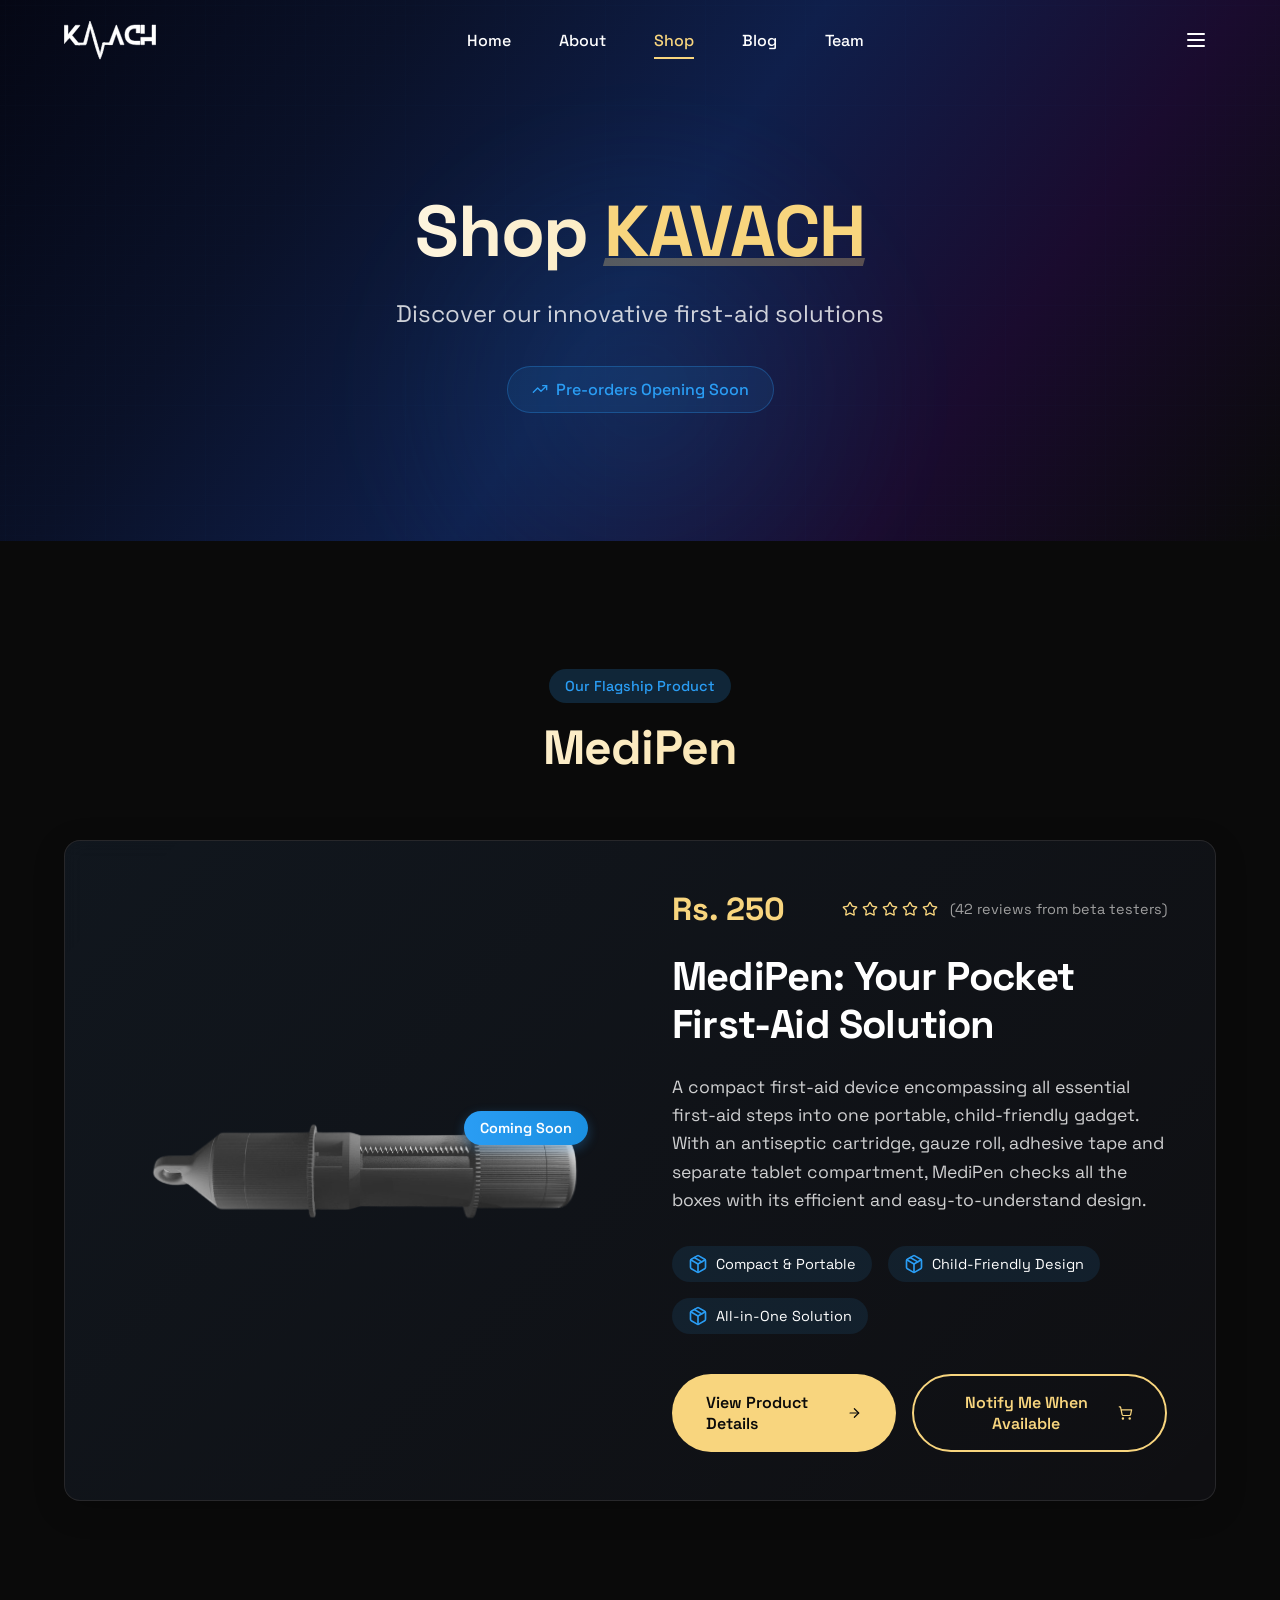
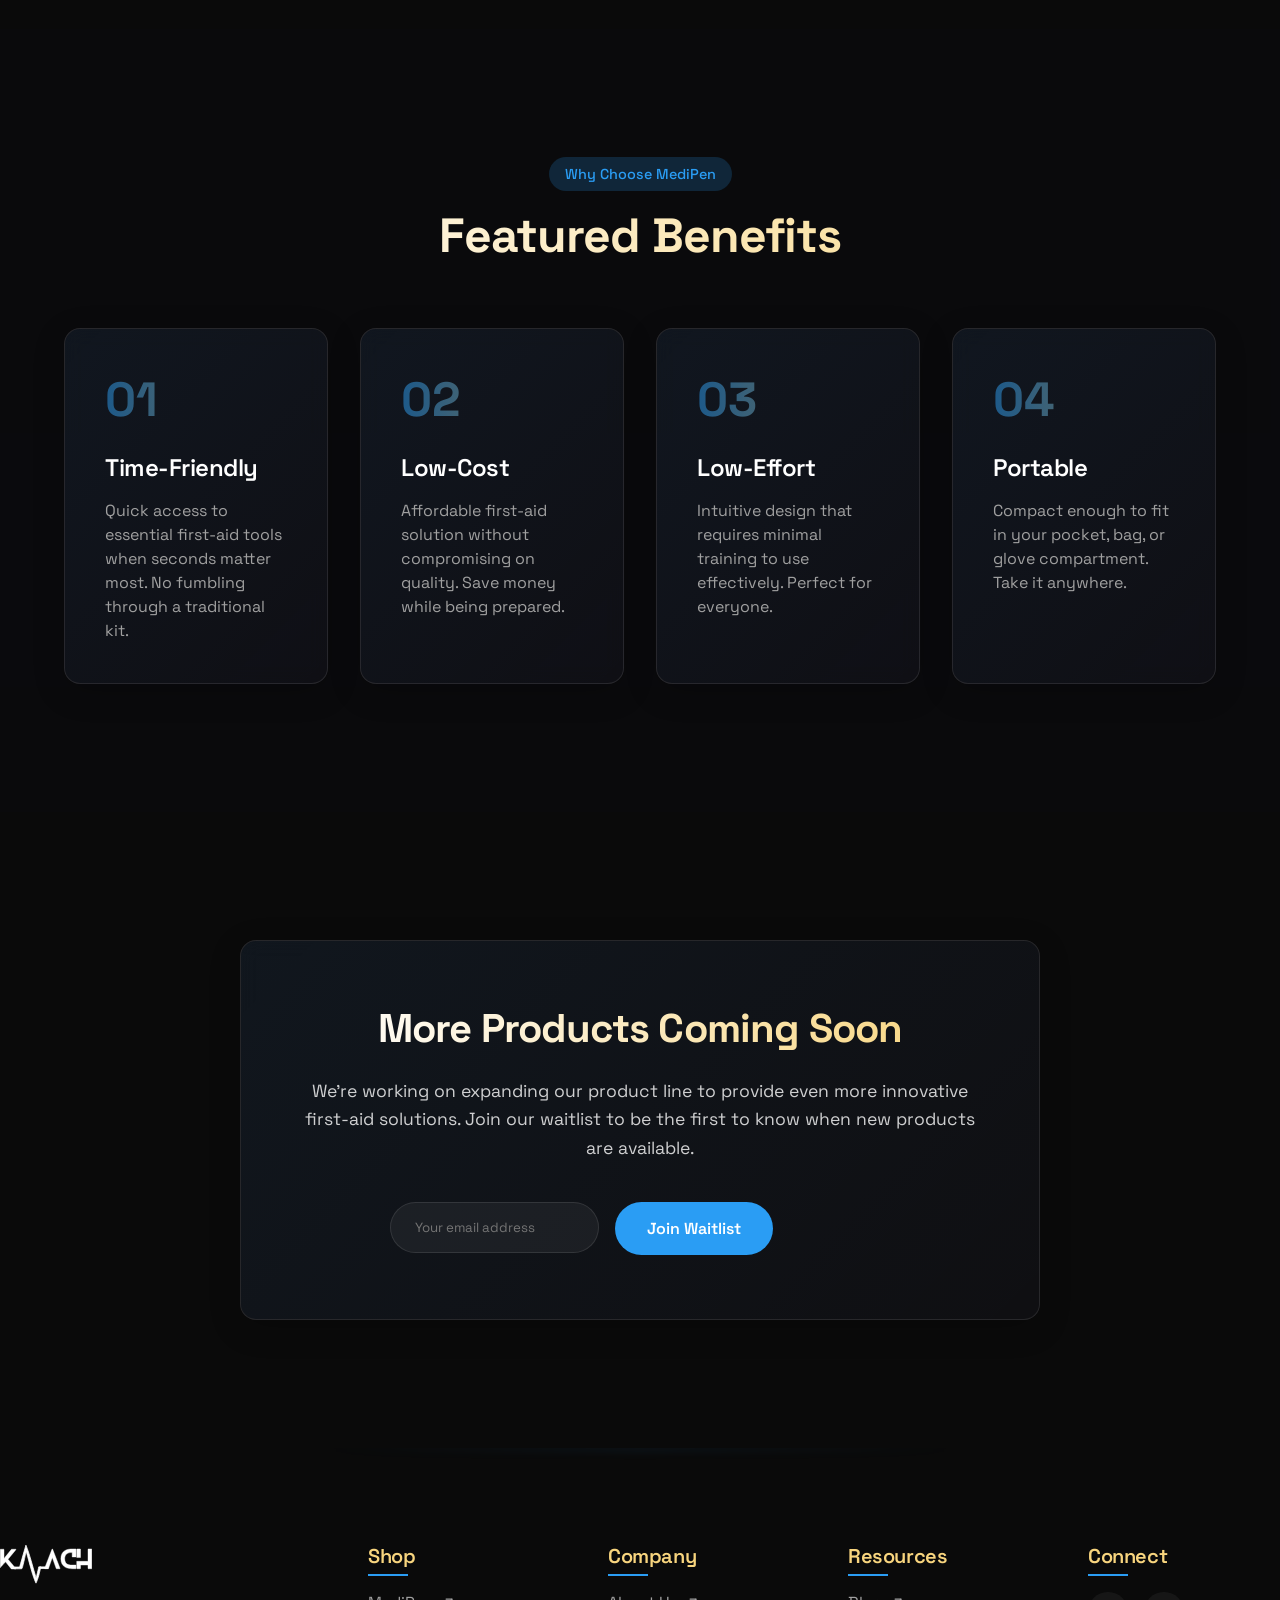
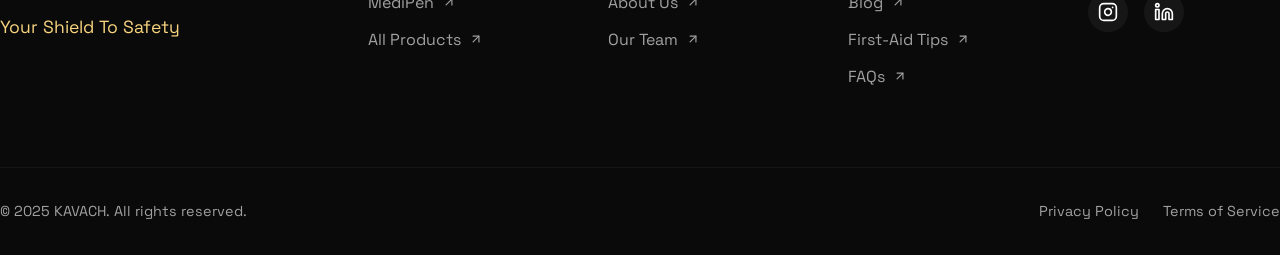
<file: shop.html>
<!DOCTYPE html><html lang="en" class="__variable_4bc053 dark"><head><meta charSet="utf-8"/><meta name="viewport" content="width=device-width, initial-scale=1"/><link rel="stylesheet" href="/_next/static/css/3713c3ca5439afed.css" data-precedence="next"/><link rel="stylesheet" href="/_next/static/css/c79f5bd40ae3f198.css" data-precedence="next"/><link rel="preload" as="script" fetchPriority="low" href="/_next/static/chunks/webpack-1d7cb3acd55c6159.js"/><script src="/_next/static/chunks/4bd1b696-e49035dfb5db83da.js" async=""></script><script src="/_next/static/chunks/684-b1c9d5b3830c3c9f.js" async=""></script><script src="/_next/static/chunks/main-app-9e8fdaf64be143db.js" async=""></script><script src="/_next/static/chunks/63-d6bbb734152306ba.js" async=""></script><script src="/_next/static/chunks/874-f829e1f91ecfc8a6.js" async=""></script><script src="/_next/static/chunks/app/layout-0146c8c690b7cd65.js" async=""></script><script src="/_next/static/chunks/app/shop/page-d3d4aa5126feb2d1.js" async=""></script><title>KAVACH - Your Shield To Safety</title><meta name="description" content="Transform your approach to First-Aid within seconds. No online course, no notes, no experience, no degree needed."/><link rel="icon" href="/favicon.ico" type="image/x-icon" sizes="16x16"/><script src="/_next/static/chunks/polyfills-42372ed130431b0a.js" noModule=""></script></head><body><div class="noise"></div><div class="gradient-bg"></div><div class="
    CursorEffect_cursor__Pjvpx 
    CursorEffect_hidden__ymcLm 
     
    
  " style="left:0px;top:0px"></div><div class="
    CursorEffect_cursorDot__WnnzS 
    CursorEffect_hidden__ymcLm 
     
    
  " style="left:0px;top:0px"></div><header class="Navbar_header__xPE0t "><div class="Navbar_container__2Cq63"><div class="Navbar_navbar__GrSXC"><a class="Navbar_logo__X4o9i" href="/"><img alt="KAVACH Logo" loading="lazy" width="120" height="40" decoding="async" data-nimg="1" class="Navbar_logoImage__msoFF" style="color:transparent" src="/placeholder.svg"/></a><nav class="Navbar_nav__yFFPE "><ul class="Navbar_navList__gzP7S"><li class="Navbar_navItem__Fpmiu"><a class="Navbar_navLink__16zHl " href="/"><span class="Navbar_navLinkText__b62dB">Home</span><span class="Navbar_navLinkLine__zmZC9"></span></a></li><li class="Navbar_navItem__Fpmiu"><a class="Navbar_navLink__16zHl " href="/about"><span class="Navbar_navLinkText__b62dB">About</span><span class="Navbar_navLinkLine__zmZC9"></span></a></li><li class="Navbar_navItem__Fpmiu"><a class="Navbar_navLink__16zHl Navbar_activeLink__izzmo" href="/shop"><span class="Navbar_navLinkText__b62dB">Shop</span><span class="Navbar_navLinkLine__zmZC9"></span></a></li><li class="Navbar_navItem__Fpmiu"><a class="Navbar_navLink__16zHl " href="/blog"><span class="Navbar_navLinkText__b62dB">Blog</span><span class="Navbar_navLinkLine__zmZC9"></span></a></li><li class="Navbar_navItem__Fpmiu"><a class="Navbar_navLink__16zHl " href="/team"><span class="Navbar_navLinkText__b62dB">Team</span><span class="Navbar_navLinkLine__zmZC9"></span></a></li></ul></nav><div class="Navbar_navRight__dp8Wr"><button class="Navbar_menuButton__yMNyJ" aria-label="Toggle menu"><svg xmlns="http://www.w3.org/2000/svg" width="24" height="24" viewBox="0 0 24 24" fill="none" stroke="currentColor" stroke-width="2" stroke-linecap="round" stroke-linejoin="round" class="lucide lucide-menu"><line x1="4" x2="20" y1="12" y2="12"></line><line x1="4" x2="20" y1="6" y2="6"></line><line x1="4" x2="20" y1="18" y2="18"></line></svg></button></div></div></div></header><main><section class="shop_shopHero__Go62d"><div class="shop_container__vf4tF"><div class="shop_heroContent__z_7lj"><h1 class="shop_shopTitle__yZV_C">Shop <span class="shop_highlight__hCj7p">KAVACH</span></h1><p class="shop_shopSubtitle__VtRq8">Discover our innovative first-aid solutions</p><div class="shop_preorderBadge__CifME"><svg xmlns="http://www.w3.org/2000/svg" width="16" height="16" viewBox="0 0 24 24" fill="none" stroke="currentColor" stroke-width="2" stroke-linecap="round" stroke-linejoin="round" class="lucide lucide-trending-up"><polyline points="22 7 13.5 15.5 8.5 10.5 2 17"></polyline><polyline points="16 7 22 7 22 13"></polyline></svg><span>Pre-orders Opening Soon</span></div></div></div><div class="shop_heroGlow__9Kk3H"></div><div class="shop_heroMesh__yHZVJ"></div></section><section class="shop_products__Iv0LI"><div class="shop_container__vf4tF"><div class="shop_sectionHeader__1hiPJ"><div class="shop_sectionTag__WREBt">Our Flagship Product</div><h2 class="shop_sectionTitle__VnnpI">MediPen</h2></div><div class="shop_productCard__FAplM"><div class="shop_productImage__d9BVs"><div class="shop_imageWrapper__0uEd2"><img alt="MediPen product" loading="lazy" width="400" height="500" decoding="async" data-nimg="1" class="shop_image__bVMEO" style="color:transparent" src="/mp.png?height=500&amp;width=400"/><div class="shop_imageGlow__yPRrQ"></div></div><div class="shop_productBadge__JeXES">Coming Soon</div></div><div class="shop_productInfo__wg4km"><div class="shop_productMeta__Ulgfx"><div class="shop_productPrice__R01k_">Rs. 250</div><div class="shop_productRating__V9q5Z"><svg xmlns="http://www.w3.org/2000/svg" width="16" height="16" viewBox="0 0 24 24" fill="none" stroke="currentColor" stroke-width="2" stroke-linecap="round" stroke-linejoin="round" class="lucide lucide-star shop_starIcon__PBJlx"><path d="M11.525 2.295a.53.53 0 0 1 .95 0l2.31 4.679a2.123 2.123 0 0 0 1.595 1.16l5.166.756a.53.53 0 0 1 .294.904l-3.736 3.638a2.123 2.123 0 0 0-.611 1.878l.882 5.14a.53.53 0 0 1-.771.56l-4.618-2.428a2.122 2.122 0 0 0-1.973 0L6.396 21.01a.53.53 0 0 1-.77-.56l.881-5.139a2.122 2.122 0 0 0-.611-1.879L2.16 9.795a.53.53 0 0 1 .294-.906l5.165-.755a2.122 2.122 0 0 0 1.597-1.16z"></path></svg><svg xmlns="http://www.w3.org/2000/svg" width="16" height="16" viewBox="0 0 24 24" fill="none" stroke="currentColor" stroke-width="2" stroke-linecap="round" stroke-linejoin="round" class="lucide lucide-star shop_starIcon__PBJlx"><path d="M11.525 2.295a.53.53 0 0 1 .95 0l2.31 4.679a2.123 2.123 0 0 0 1.595 1.16l5.166.756a.53.53 0 0 1 .294.904l-3.736 3.638a2.123 2.123 0 0 0-.611 1.878l.882 5.14a.53.53 0 0 1-.771.56l-4.618-2.428a2.122 2.122 0 0 0-1.973 0L6.396 21.01a.53.53 0 0 1-.77-.56l.881-5.139a2.122 2.122 0 0 0-.611-1.879L2.16 9.795a.53.53 0 0 1 .294-.906l5.165-.755a2.122 2.122 0 0 0 1.597-1.16z"></path></svg><svg xmlns="http://www.w3.org/2000/svg" width="16" height="16" viewBox="0 0 24 24" fill="none" stroke="currentColor" stroke-width="2" stroke-linecap="round" stroke-linejoin="round" class="lucide lucide-star shop_starIcon__PBJlx"><path d="M11.525 2.295a.53.53 0 0 1 .95 0l2.31 4.679a2.123 2.123 0 0 0 1.595 1.16l5.166.756a.53.53 0 0 1 .294.904l-3.736 3.638a2.123 2.123 0 0 0-.611 1.878l.882 5.14a.53.53 0 0 1-.771.56l-4.618-2.428a2.122 2.122 0 0 0-1.973 0L6.396 21.01a.53.53 0 0 1-.77-.56l.881-5.139a2.122 2.122 0 0 0-.611-1.879L2.16 9.795a.53.53 0 0 1 .294-.906l5.165-.755a2.122 2.122 0 0 0 1.597-1.16z"></path></svg><svg xmlns="http://www.w3.org/2000/svg" width="16" height="16" viewBox="0 0 24 24" fill="none" stroke="currentColor" stroke-width="2" stroke-linecap="round" stroke-linejoin="round" class="lucide lucide-star shop_starIcon__PBJlx"><path d="M11.525 2.295a.53.53 0 0 1 .95 0l2.31 4.679a2.123 2.123 0 0 0 1.595 1.16l5.166.756a.53.53 0 0 1 .294.904l-3.736 3.638a2.123 2.123 0 0 0-.611 1.878l.882 5.14a.53.53 0 0 1-.771.56l-4.618-2.428a2.122 2.122 0 0 0-1.973 0L6.396 21.01a.53.53 0 0 1-.77-.56l.881-5.139a2.122 2.122 0 0 0-.611-1.879L2.16 9.795a.53.53 0 0 1 .294-.906l5.165-.755a2.122 2.122 0 0 0 1.597-1.16z"></path></svg><svg xmlns="http://www.w3.org/2000/svg" width="16" height="16" viewBox="0 0 24 24" fill="none" stroke="currentColor" stroke-width="2" stroke-linecap="round" stroke-linejoin="round" class="lucide lucide-star shop_starIcon__PBJlx"><path d="M11.525 2.295a.53.53 0 0 1 .95 0l2.31 4.679a2.123 2.123 0 0 0 1.595 1.16l5.166.756a.53.53 0 0 1 .294.904l-3.736 3.638a2.123 2.123 0 0 0-.611 1.878l.882 5.14a.53.53 0 0 1-.771.56l-4.618-2.428a2.122 2.122 0 0 0-1.973 0L6.396 21.01a.53.53 0 0 1-.77-.56l.881-5.139a2.122 2.122 0 0 0-.611-1.879L2.16 9.795a.53.53 0 0 1 .294-.906l5.165-.755a2.122 2.122 0 0 0 1.597-1.16z"></path></svg><span class="shop_ratingCount__Sif4q">(42 reviews from beta testers)</span></div></div><h3 class="shop_productTitle___LuyC">MediPen: Your Pocket First-Aid Solution</h3><p class="shop_productDescription__KkdlK">A compact first-aid device encompassing all essential first-aid steps into one portable, child-friendly gadget. With an antiseptic cartridge, gauze roll, adhesive tape and separate tablet compartment, MediPen checks all the boxes with its efficient and easy-to-understand design.</p><div class="shop_productFeatures__R37iy"><div class="shop_featureItem__6TP6G"><svg xmlns="http://www.w3.org/2000/svg" width="20" height="20" viewBox="0 0 24 24" fill="none" stroke="currentColor" stroke-width="2" stroke-linecap="round" stroke-linejoin="round" class="lucide lucide-package shop_featureIcon__fnU8N"><path d="M11 21.73a2 2 0 0 0 2 0l7-4A2 2 0 0 0 21 16V8a2 2 0 0 0-1-1.73l-7-4a2 2 0 0 0-2 0l-7 4A2 2 0 0 0 3 8v8a2 2 0 0 0 1 1.73z"></path><path d="M12 22V12"></path><polyline points="3.29 7 12 12 20.71 7"></polyline><path d="m7.5 4.27 9 5.15"></path></svg><span>Compact &amp; Portable</span></div><div class="shop_featureItem__6TP6G"><svg xmlns="http://www.w3.org/2000/svg" width="20" height="20" viewBox="0 0 24 24" fill="none" stroke="currentColor" stroke-width="2" stroke-linecap="round" stroke-linejoin="round" class="lucide lucide-package shop_featureIcon__fnU8N"><path d="M11 21.73a2 2 0 0 0 2 0l7-4A2 2 0 0 0 21 16V8a2 2 0 0 0-1-1.73l-7-4a2 2 0 0 0-2 0l-7 4A2 2 0 0 0 3 8v8a2 2 0 0 0 1 1.73z"></path><path d="M12 22V12"></path><polyline points="3.29 7 12 12 20.71 7"></polyline><path d="m7.5 4.27 9 5.15"></path></svg><span>Child-Friendly Design</span></div><div class="shop_featureItem__6TP6G"><svg xmlns="http://www.w3.org/2000/svg" width="20" height="20" viewBox="0 0 24 24" fill="none" stroke="currentColor" stroke-width="2" stroke-linecap="round" stroke-linejoin="round" class="lucide lucide-package shop_featureIcon__fnU8N"><path d="M11 21.73a2 2 0 0 0 2 0l7-4A2 2 0 0 0 21 16V8a2 2 0 0 0-1-1.73l-7-4a2 2 0 0 0-2 0l-7 4A2 2 0 0 0 3 8v8a2 2 0 0 0 1 1.73z"></path><path d="M12 22V12"></path><polyline points="3.29 7 12 12 20.71 7"></polyline><path d="m7.5 4.27 9 5.15"></path></svg><span>All-in-One Solution</span></div></div><div class="shop_productActions__rJSS0"><a class="shop_viewProductButton__gfaFp" href="/shop/medipen"><span>View Product Details</span><svg xmlns="http://www.w3.org/2000/svg" width="18" height="18" viewBox="0 0 24 24" fill="none" stroke="currentColor" stroke-width="2" stroke-linecap="round" stroke-linejoin="round" class="lucide lucide-arrow-right shop_buttonIcon__gD8_3"><path d="M5 12h14"></path><path d="m12 5 7 7-7 7"></path></svg></a><button class="shop_notifyButton__gMUJd"><span>Notify Me When Available</span><svg xmlns="http://www.w3.org/2000/svg" width="18" height="18" viewBox="0 0 24 24" fill="none" stroke="currentColor" stroke-width="2" stroke-linecap="round" stroke-linejoin="round" class="lucide lucide-shopping-cart shop_buttonIcon__gD8_3"><circle cx="8" cy="21" r="1"></circle><circle cx="19" cy="21" r="1"></circle><path d="M2.05 2.05h2l2.66 12.42a2 2 0 0 0 2 1.58h9.78a2 2 0 0 0 1.95-1.57l1.65-7.43H5.12"></path></svg></button></div></div></div></div></section><section class="shop_featured__HEjsR"><div class="shop_container__vf4tF"><div class="shop_sectionHeader__1hiPJ"><div class="shop_sectionTag__WREBt">Why Choose MediPen</div><h2 class="shop_sectionTitle__VnnpI">Featured Benefits</h2></div><div class="shop_featuredGrid___E8YE"><div class="shop_featuredCard__Ta_7l"><div class="shop_cardNumber__dgETp">01</div><h3 class="shop_cardTitle__Gww9v">Time-Friendly</h3><p class="shop_cardDescription__dPQUY">Quick access to essential first-aid tools when seconds matter most. No fumbling through a traditional kit.</p></div><div class="shop_featuredCard__Ta_7l"><div class="shop_cardNumber__dgETp">02</div><h3 class="shop_cardTitle__Gww9v">Low-Cost</h3><p class="shop_cardDescription__dPQUY">Affordable first-aid solution without compromising on quality. Save money while being prepared.</p></div><div class="shop_featuredCard__Ta_7l"><div class="shop_cardNumber__dgETp">03</div><h3 class="shop_cardTitle__Gww9v">Low-Effort</h3><p class="shop_cardDescription__dPQUY">Intuitive design that requires minimal training to use effectively. Perfect for everyone.</p></div><div class="shop_featuredCard__Ta_7l"><div class="shop_cardNumber__dgETp">04</div><h3 class="shop_cardTitle__Gww9v">Portable</h3><p class="shop_cardDescription__dPQUY">Compact enough to fit in your pocket, bag, or glove compartment. Take it anywhere.</p></div></div></div><div class="shop_featuredMesh__Ih1gJ"></div></section><section class="shop_comingSoon__Prno3"><div class="shop_container__vf4tF"><div class="shop_comingSoonContent__3eKEQ"><h2 class="shop_comingSoonTitle__wmM0A">More Products Coming Soon</h2><p class="shop_comingSoonText__9CSLe">We&#x27;re working on expanding our product line to provide even more innovative first-aid solutions. Join our waitlist to be the first to know when new products are available.</p><form class="shop_waitlistForm__wCkDP" action="https://api.staticforms.xyz/submit" method="POST"><input type="hidden" name="apiKey" value="sf_858ab5g5f7kej63k9f5hhl7g"/><input type="hidden" name="replyTo" value="@"/><input type="text" style="display:none" tabindex="-1" autoComplete="off" name="honeypot"/><div class="form-group"><input type="email" id="email" placeholder="Your email address" class="shop_waitlistInput__7nvG4" required="" name="email"/></div><input type="hidden" name="redirectTo" value="https://kavachco.com/shop"/><button type="submit" class="shop_waitlistButton__KkEzL">Join Waitlist</button></form></div></div><div class="shop_comingSoonGlow__N6N_7"></div></section></main><footer class="Footer_footer__pQtti"><div class="Footer_footerGlow__wpmZM"></div><div><div class="Footer_footerContent__yAl3k"><div class="Footer_footerLogo__4BA6d"><a href="/"><img alt="KAVACH Logo" loading="lazy" width="120" height="40" decoding="async" data-nimg="1" class="Footer_logoImage__WD24i" style="color:transparent" src="/placeholder.svg?height=40&amp;width=120"/></a><p class="Footer_footerTagline__jv0tL">Your Shield To Safety</p></div><div class="Footer_footerLinks__M17kI"><div class="Footer_footerSection__UvV_8"><h3 class="Footer_footerHeading__3uvto">Shop</h3><ul class="Footer_footerList__szIDW"><li><a class="Footer_footerLink__xz_wT" href="/shop/medipen"><span>MediPen</span><svg xmlns="http://www.w3.org/2000/svg" width="14" height="14" viewBox="0 0 24 24" fill="none" stroke="currentColor" stroke-width="2" stroke-linecap="round" stroke-linejoin="round" class="lucide lucide-arrow-up-right Footer_linkIcon__fj_x_"><path d="M7 7h10v10"></path><path d="M7 17 17 7"></path></svg></a></li><li><a class="Footer_footerLink__xz_wT" href="/shop"><span>All Products</span><svg xmlns="http://www.w3.org/2000/svg" width="14" height="14" viewBox="0 0 24 24" fill="none" stroke="currentColor" stroke-width="2" stroke-linecap="round" stroke-linejoin="round" class="lucide lucide-arrow-up-right Footer_linkIcon__fj_x_"><path d="M7 7h10v10"></path><path d="M7 17 17 7"></path></svg></a></li></ul></div><div class="Footer_footerSection__UvV_8"><h3 class="Footer_footerHeading__3uvto">Company</h3><ul class="Footer_footerList__szIDW"><li><a class="Footer_footerLink__xz_wT" href="/about"><span>About Us</span><svg xmlns="http://www.w3.org/2000/svg" width="14" height="14" viewBox="0 0 24 24" fill="none" stroke="currentColor" stroke-width="2" stroke-linecap="round" stroke-linejoin="round" class="lucide lucide-arrow-up-right Footer_linkIcon__fj_x_"><path d="M7 7h10v10"></path><path d="M7 17 17 7"></path></svg></a></li><li><a class="Footer_footerLink__xz_wT" href="/team"><span>Our Team</span><svg xmlns="http://www.w3.org/2000/svg" width="14" height="14" viewBox="0 0 24 24" fill="none" stroke="currentColor" stroke-width="2" stroke-linecap="round" stroke-linejoin="round" class="lucide lucide-arrow-up-right Footer_linkIcon__fj_x_"><path d="M7 7h10v10"></path><path d="M7 17 17 7"></path></svg></a></li></ul></div><div class="Footer_footerSection__UvV_8"><h3 class="Footer_footerHeading__3uvto">Resources</h3><ul class="Footer_footerList__szIDW"><li><a class="Footer_footerLink__xz_wT" href="/blog"><span>Blog</span><svg xmlns="http://www.w3.org/2000/svg" width="14" height="14" viewBox="0 0 24 24" fill="none" stroke="currentColor" stroke-width="2" stroke-linecap="round" stroke-linejoin="round" class="lucide lucide-arrow-up-right Footer_linkIcon__fj_x_"><path d="M7 7h10v10"></path><path d="M7 17 17 7"></path></svg></a></li><li><a class="Footer_footerLink__xz_wT" href="/shop/medipen#howToUse"><span>First-Aid Tips</span><svg xmlns="http://www.w3.org/2000/svg" width="14" height="14" viewBox="0 0 24 24" fill="none" stroke="currentColor" stroke-width="2" stroke-linecap="round" stroke-linejoin="round" class="lucide lucide-arrow-up-right Footer_linkIcon__fj_x_"><path d="M7 7h10v10"></path><path d="M7 17 17 7"></path></svg></a></li><li><a class="Footer_footerLink__xz_wT" href="/shop/medipen#faq"><span>FAQs</span><svg xmlns="http://www.w3.org/2000/svg" width="14" height="14" viewBox="0 0 24 24" fill="none" stroke="currentColor" stroke-width="2" stroke-linecap="round" stroke-linejoin="round" class="lucide lucide-arrow-up-right Footer_linkIcon__fj_x_"><path d="M7 7h10v10"></path><path d="M7 17 17 7"></path></svg></a></li></ul></div><div class="Footer_footerSection__UvV_8"><h3 class="Footer_footerHeading__3uvto">Connect</h3><div class="Footer_socialLinks__tA7gt"><a href="https://www.instagram.com/kavach_co/" class="Footer_socialLink__hPzxm" aria-label="Instagram"><svg xmlns="http://www.w3.org/2000/svg" width="20" height="20" viewBox="0 0 24 24" fill="none" stroke="currentColor" stroke-width="2" stroke-linecap="round" stroke-linejoin="round" class="lucide lucide-instagram"><rect width="20" height="20" x="2" y="2" rx="5" ry="5"></rect><path d="M16 11.37A4 4 0 1 1 12.63 8 4 4 0 0 1 16 11.37z"></path><line x1="17.5" x2="17.51" y1="6.5" y2="6.5"></line></svg></a><a href="https://www.linkedin.com/in/kavach-%E2%A0%80-445419328/" class="Footer_socialLink__hPzxm" aria-label="LinkedIn"><svg xmlns="http://www.w3.org/2000/svg" width="20" height="20" viewBox="0 0 24 24" fill="none" stroke="currentColor" stroke-width="2" stroke-linecap="round" stroke-linejoin="round" class="lucide lucide-linkedin"><path d="M16 8a6 6 0 0 1 6 6v7h-4v-7a2 2 0 0 0-2-2 2 2 0 0 0-2 2v7h-4v-7a6 6 0 0 1 6-6z"></path><rect width="4" height="12" x="2" y="9"></rect><circle cx="4" cy="4" r="2"></circle></svg></a></div></div></div></div><div class="Footer_footerBottom__YIYBj"><p class="Footer_copyright__j4atB">© <!-- -->2025<!-- --> KAVACH. All rights reserved.</p><div class="Footer_footerBottomLinks__w8bl5"><a class="Footer_footerBottomLink__6kjUD" href="#">Privacy Policy</a><a class="Footer_footerBottomLink__6kjUD" href="#">Terms of Service</a></div></div></div></footer><script src="/_next/static/chunks/webpack-1d7cb3acd55c6159.js" async=""></script><script>(self.__next_f=self.__next_f||[]).push([0])</script><script>self.__next_f.push([1,"1:\"$Sreact.fragment\"\n2:I[7026,[\"63\",\"static/chunks/63-d6bbb734152306ba.js\",\"874\",\"static/chunks/874-f829e1f91ecfc8a6.js\",\"177\",\"static/chunks/app/layout-0146c8c690b7cd65.js\"],\"default\"]\n3:I[4315,[\"63\",\"static/chunks/63-d6bbb734152306ba.js\",\"874\",\"static/chunks/874-f829e1f91ecfc8a6.js\",\"177\",\"static/chunks/app/layout-0146c8c690b7cd65.js\"],\"default\"]\n4:I[7555,[],\"\"]\n5:I[1295,[],\"\"]\n6:I[6874,[\"63\",\"static/chunks/63-d6bbb734152306ba.js\",\"874\",\"static/chunks/874-f829e1f91ecfc8a6.js\",\"895\",\"static/chunks/app/shop/page-d3d4aa5126feb2d1.js\"],\"\"]\n7:I[3063,[\"63\",\"static/chunks/63-d6bbb734152306ba.js\",\"874\",\"static/chunks/874-f829e1f91ecfc8a6.js\",\"895\",\"static/chunks/app/shop/page-d3d4aa5126feb2d1.js\"],\"Image\"]\n8:I[9665,[],\"OutletBoundary\"]\nb:I[9665,[],\"ViewportBoundary\"]\nd:I[9665,[],\"MetadataBoundary\"]\nf:I[6614,[],\"\"]\n:HL[\"/_next/static/css/3713c3ca5439afed.css\",\"style\"]\n:HL[\"/_next/static/css/c79f5bd40ae3f198.css\",\"style\"]\n"])</script><script>self.__next_f.push([1,"0:{\"P\":null,\"b\":\"6KrknHz_nryDYGiw8LR-I\",\"p\":\"\",\"c\":[\"\",\"shop\"],\"i\":false,\"f\":[[[\"\",{\"children\":[\"shop\",{\"children\":[\"__PAGE__\",{}]}]},\"$undefined\",\"$undefined\",true],[\"\",[\"$\",\"$1\",\"c\",{\"children\":[[[\"$\",\"link\",\"0\",{\"rel\":\"stylesheet\",\"href\":\"/_next/static/css/3713c3ca5439afed.css\",\"precedence\":\"next\",\"crossOrigin\":\"$undefined\",\"nonce\":\"$undefined\"}]],[\"$\",\"html\",null,{\"lang\":\"en\",\"className\":\"__variable_4bc053 dark\",\"children\":[\"$\",\"body\",null,{\"children\":[[\"$\",\"div\",null,{\"className\":\"noise\"}],[\"$\",\"div\",null,{\"className\":\"gradient-bg\"}],[\"$\",\"$L2\",null,{}],[\"$\",\"$L3\",null,{}],[\"$\",\"main\",null,{\"children\":[\"$\",\"$L4\",null,{\"parallelRouterKey\":\"children\",\"error\":\"$undefined\",\"errorStyles\":\"$undefined\",\"errorScripts\":\"$undefined\",\"template\":[\"$\",\"$L5\",null,{}],\"templateStyles\":\"$undefined\",\"templateScripts\":\"$undefined\",\"notFound\":[[[\"$\",\"title\",null,{\"children\":\"404: This page could not be found.\"}],[\"$\",\"div\",null,{\"style\":{\"fontFamily\":\"system-ui,\\\"Segoe UI\\\",Roboto,Helvetica,Arial,sans-serif,\\\"Apple Color Emoji\\\",\\\"Segoe UI Emoji\\\"\",\"height\":\"100vh\",\"textAlign\":\"center\",\"display\":\"flex\",\"flexDirection\":\"column\",\"alignItems\":\"center\",\"justifyContent\":\"center\"},\"children\":[\"$\",\"div\",null,{\"children\":[[\"$\",\"style\",null,{\"dangerouslySetInnerHTML\":{\"__html\":\"body{color:#000;background:#fff;margin:0}.next-error-h1{border-right:1px solid rgba(0,0,0,.3)}@media (prefers-color-scheme:dark){body{color:#fff;background:#000}.next-error-h1{border-right:1px solid rgba(255,255,255,.3)}}\"}}],[\"$\",\"h1\",null,{\"className\":\"next-error-h1\",\"style\":{\"display\":\"inline-block\",\"margin\":\"0 20px 0 0\",\"padding\":\"0 23px 0 0\",\"fontSize\":24,\"fontWeight\":500,\"verticalAlign\":\"top\",\"lineHeight\":\"49px\"},\"children\":404}],[\"$\",\"div\",null,{\"style\":{\"display\":\"inline-block\"},\"children\":[\"$\",\"h2\",null,{\"style\":{\"fontSize\":14,\"fontWeight\":400,\"lineHeight\":\"49px\",\"margin\":0},\"children\":\"This page could not be found.\"}]}]]}]}]],[]],\"forbidden\":\"$undefined\",\"unauthorized\":\"$undefined\"}]}],[\"$\",\"footer\",null,{\"className\":\"Footer_footer__pQtti\",\"children\":[[\"$\",\"div\",null,{\"className\":\"Footer_footerGlow__wpmZM\"}],[\"$\",\"div\",null,{\"className\":\"$undefined\",\"children\":[[\"$\",\"div\",null,{\"className\":\"Footer_footerContent__yAl3k\",\"children\":[[\"$\",\"div\",null,{\"className\":\"Footer_footerLogo__4BA6d\",\"children\":[[\"$\",\"$L6\",null,{\"href\":\"/\",\"children\":[\"$\",\"$L7\",null,{\"src\":\"/placeholder.svg?height=40\u0026width=120\",\"alt\":\"KAVACH Logo\",\"width\":120,\"height\":40,\"className\":\"Footer_logoImage__WD24i\"}]}],[\"$\",\"p\",null,{\"className\":\"Footer_footerTagline__jv0tL\",\"children\":\"Your Shield To Safety\"}]]}],[\"$\",\"div\",null,{\"className\":\"Footer_footerLinks__M17kI\",\"children\":[[\"$\",\"div\",null,{\"className\":\"Footer_footerSection__UvV_8\",\"children\":[[\"$\",\"h3\",null,{\"className\":\"Footer_footerHeading__3uvto\",\"children\":\"Shop\"}],[\"$\",\"ul\",null,{\"className\":\"Footer_footerList__szIDW\",\"children\":[[\"$\",\"li\",null,{\"children\":[\"$\",\"$L6\",null,{\"href\":\"/shop/medipen\",\"className\":\"Footer_footerLink__xz_wT\",\"children\":[[\"$\",\"span\",null,{\"children\":\"MediPen\"}],[\"$\",\"svg\",null,{\"ref\":\"$undefined\",\"xmlns\":\"http://www.w3.org/2000/svg\",\"width\":14,\"height\":14,\"viewBox\":\"0 0 24 24\",\"fill\":\"none\",\"stroke\":\"currentColor\",\"strokeWidth\":2,\"strokeLinecap\":\"round\",\"strokeLinejoin\":\"round\",\"className\":\"lucide lucide-arrow-up-right Footer_linkIcon__fj_x_\",\"children\":[[\"$\",\"path\",\"1tivn9\",{\"d\":\"M7 7h10v10\"}],[\"$\",\"path\",\"1vkiza\",{\"d\":\"M7 17 17 7\"}],\"$undefined\"]}]]}]}],[\"$\",\"li\",null,{\"children\":[\"$\",\"$L6\",null,{\"href\":\"/shop\",\"className\":\"Footer_footerLink__xz_wT\",\"children\":[[\"$\",\"span\",null,{\"children\":\"All Products\"}],[\"$\",\"svg\",null,{\"ref\":\"$undefined\",\"xmlns\":\"http://www.w3.org/2000/svg\",\"width\":14,\"height\":14,\"viewBox\":\"0 0 24 24\",\"fill\":\"none\",\"stroke\":\"currentColor\",\"strokeWidth\":2,\"strokeLinecap\":\"round\",\"strokeLinejoin\":\"round\",\"className\":\"lucide lucide-arrow-up-right Footer_linkIcon__fj_x_\",\"children\":[[\"$\",\"path\",\"1tivn9\",{\"d\":\"M7 7h10v10\"}],[\"$\",\"path\",\"1vkiza\",{\"d\":\"M7 17 17 7\"}],\"$undefined\"]}]]}]}]]}]]}],[\"$\",\"div\",null,{\"className\":\"Footer_footerSection__UvV_8\",\"children\":[[\"$\",\"h3\",null,{\"className\":\"Footer_footerHeading__3uvto\",\"children\":\"Company\"}],[\"$\",\"ul\",null,{\"className\":\"Footer_footerList__szIDW\",\"children\":[[\"$\",\"li\",null,{\"children\":[\"$\",\"$L6\",null,{\"href\":\"/about\",\"className\":\"Footer_footerLink__xz_wT\",\"children\":[[\"$\",\"span\",null,{\"children\":\"About Us\"}],[\"$\",\"svg\",null,{\"ref\":\"$undefined\",\"xmlns\":\"http://www.w3.org/2000/svg\",\"width\":14,\"height\":14,\"viewBox\":\"0 0 24 24\",\"fill\":\"none\",\"stroke\":\"currentColor\",\"strokeWidth\":2,\"strokeLinecap\":\"round\",\"strokeLinejoin\":\"round\",\"className\":\"lucide lucide-arrow-up-right Footer_linkIcon__fj_x_\",\"children\":[[\"$\",\"path\",\"1tivn9\",{\"d\":\"M7 7h10v10\"}],[\"$\",\"path\",\"1vkiza\",{\"d\":\"M7 17 17 7\"}],\"$undefined\"]}]]}]}],[\"$\",\"li\",null,{\"children\":[\"$\",\"$L6\",null,{\"href\":\"/team\",\"className\":\"Footer_footerLink__xz_wT\",\"children\":[[\"$\",\"span\",null,{\"children\":\"Our Team\"}],[\"$\",\"svg\",null,{\"ref\":\"$undefined\",\"xmlns\":\"http://www.w3.org/2000/svg\",\"width\":14,\"height\":14,\"viewBox\":\"0 0 24 24\",\"fill\":\"none\",\"stroke\":\"currentColor\",\"strokeWidth\":2,\"strokeLinecap\":\"round\",\"strokeLinejoin\":\"round\",\"className\":\"lucide lucide-arrow-up-right Footer_linkIcon__fj_x_\",\"children\":[[\"$\",\"path\",\"1tivn9\",{\"d\":\"M7 7h10v10\"}],[\"$\",\"path\",\"1vkiza\",{\"d\":\"M7 17 17 7\"}],\"$undefined\"]}]]}]}]]}]]}],[\"$\",\"div\",null,{\"className\":\"Footer_footerSection__UvV_8\",\"children\":[[\"$\",\"h3\",null,{\"className\":\"Footer_footerHeading__3uvto\",\"children\":\"Resources\"}],[\"$\",\"ul\",null,{\"className\":\"Footer_footerList__szIDW\",\"children\":[[\"$\",\"li\",null,{\"children\":[\"$\",\"$L6\",null,{\"href\":\"/blog\",\"className\":\"Footer_footerLink__xz_wT\",\"children\":[[\"$\",\"span\",null,{\"children\":\"Blog\"}],[\"$\",\"svg\",null,{\"ref\":\"$undefined\",\"xmlns\":\"http://www.w3.org/2000/svg\",\"width\":14,\"height\":14,\"viewBox\":\"0 0 24 24\",\"fill\":\"none\",\"stroke\":\"currentColor\",\"strokeWidth\":2,\"strokeLinecap\":\"round\",\"strokeLinejoin\":\"round\",\"className\":\"lucide lucide-arrow-up-right Footer_linkIcon__fj_x_\",\"children\":[[\"$\",\"path\",\"1tivn9\",{\"d\":\"M7 7h10v10\"}],[\"$\",\"path\",\"1vkiza\",{\"d\":\"M7 17 17 7\"}],\"$undefined\"]}]]}]}],[\"$\",\"li\",null,{\"children\":[\"$\",\"$L6\",null,{\"href\":\"/shop/medipen#howToUse\",\"className\":\"Footer_footerLink__xz_wT\",\"children\":[[\"$\",\"span\",null,{\"children\":\"First-Aid Tips\"}],[\"$\",\"svg\",null,{\"ref\":\"$undefined\",\"xmlns\":\"http://www.w3.org/2000/svg\",\"width\":14,\"height\":14,\"viewBox\":\"0 0 24 24\",\"fill\":\"none\",\"stroke\":\"currentColor\",\"strokeWidth\":2,\"strokeLinecap\":\"round\",\"strokeLinejoin\":\"round\",\"className\":\"lucide lucide-arrow-up-right Footer_linkIcon__fj_x_\",\"children\":[[\"$\",\"path\",\"1tivn9\",{\"d\":\"M7 7h10v10\"}],[\"$\",\"path\",\"1vkiza\",{\"d\":\"M7 17 17 7\"}],\"$undefined\"]}]]}]}],[\"$\",\"li\",null,{\"children\":[\"$\",\"$L6\",null,{\"href\":\"/shop/medipen#faq\",\"className\":\"Footer_footerLink__xz_wT\",\"children\":[[\"$\",\"span\",null,{\"children\":\"FAQs\"}],[\"$\",\"svg\",null,{\"ref\":\"$undefined\",\"xmlns\":\"http://www.w3.org/2000/svg\",\"width\":14,\"height\":14,\"viewBox\":\"0 0 24 24\",\"fill\":\"none\",\"stroke\":\"currentColor\",\"strokeWidth\":2,\"strokeLinecap\":\"round\",\"strokeLinejoin\":\"round\",\"className\":\"lucide lucide-arrow-up-right Footer_linkIcon__fj_x_\",\"children\":[[\"$\",\"path\",\"1tivn9\",{\"d\":\"M7 7h10v10\"}],[\"$\",\"path\",\"1vkiza\",{\"d\":\"M7 17 17 7\"}],\"$undefined\"]}]]}]}]]}]]}],[\"$\",\"div\",null,{\"className\":\"Footer_footerSection__UvV_8\",\"children\":[[\"$\",\"h3\",null,{\"className\":\"Footer_footerHeading__3uvto\",\"children\":\"Connect\"}],[\"$\",\"div\",null,{\"className\":\"Footer_socialLinks__tA7gt\",\"children\":[[\"$\",\"a\",null,{\"href\":\"https://www.instagram.com/kavach_co/\",\"className\":\"Footer_socialLink__hPzxm\",\"aria-label\":\"Instagram\",\"children\":[\"$\",\"svg\",null,{\"ref\":\"$undefined\",\"xmlns\":\"http://www.w3.org/2000/svg\",\"width\":20,\"height\":20,\"viewBox\":\"0 0 24 24\",\"fill\":\"none\",\"stroke\":\"currentColor\",\"strokeWidth\":2,\"strokeLinecap\":\"round\",\"strokeLinejoin\":\"round\",\"className\":\"lucide lucide-instagram\",\"children\":[[\"$\",\"rect\",\"2e1cvw\",{\"width\":\"20\",\"height\":\"20\",\"x\":\"2\",\"y\":\"2\",\"rx\":\"5\",\"ry\":\"5\"}],[\"$\",\"path\",\"9exkf1\",{\"d\":\"M16 11.37A4 4 0 1 1 12.63 8 4 4 0 0 1 16 11.37z\"}],[\"$\",\"line\",\"r4j83e\",{\"x1\":\"17.5\",\"x2\":\"17.51\",\"y1\":\"6.5\",\"y2\":\"6.5\"}],\"$undefined\"]}]}],[\"$\",\"a\",null,{\"href\":\"https://www.linkedin.com/in/kavach-%E2%A0%80-445419328/\",\"className\":\"Footer_socialLink__hPzxm\",\"aria-label\":\"LinkedIn\",\"children\":[\"$\",\"svg\",null,{\"ref\":\"$undefined\",\"xmlns\":\"http://www.w3.org/2000/svg\",\"width\":20,\"height\":20,\"viewBox\":\"0 0 24 24\",\"fill\":\"none\",\"stroke\":\"currentColor\",\"strokeWidth\":2,\"strokeLinecap\":\"round\",\"strokeLinejoin\":\"round\",\"className\":\"lucide lucide-linkedin\",\"children\":[[\"$\",\"path\",\"c2jq9f\",{\"d\":\"M16 8a6 6 0 0 1 6 6v7h-4v-7a2 2 0 0 0-2-2 2 2 0 0 0-2 2v7h-4v-7a6 6 0 0 1 6-6z\"}],[\"$\",\"rect\",\"mk3on5\",{\"width\":\"4\",\"height\":\"12\",\"x\":\"2\",\"y\":\"9\"}],[\"$\",\"circle\",\"bt5ra8\",{\"cx\":\"4\",\"cy\":\"4\",\"r\":\"2\"}],\"$undefined\"]}]}]]}]]}]]}]]}],[\"$\",\"div\",null,{\"className\":\"Footer_footerBottom__YIYBj\",\"children\":[[\"$\",\"p\",null,{\"className\":\"Footer_copyright__j4atB\",\"children\":[\"© \",2025,\" KAVACH. All rights reserved.\"]}],[\"$\",\"div\",null,{\"className\":\"Footer_footerBottomLinks__w8bl5\",\"children\":[[\"$\",\"$L6\",null,{\"href\":\"#\",\"className\":\"Footer_footerBottomLink__6kjUD\",\"children\":\"Privacy Policy\"}],[\"$\",\"$L6\",null,{\"href\":\"#\",\"className\":\"Footer_footerBottomLink__6kjUD\",\"children\":\"Terms of Service\"}]]}]]}]]}]]}]]}]}]]}],{\"children\":[\"shop\",[\"$\",\"$1\",\"c\",{\"children\":[null,[\"$\",\"$L4\",null,{\"parallelRouterKey\":\"children\",\"error\":\"$undefined\",\"errorStyles\":\"$undefined\",\"errorScripts\":\"$undefined\",\"template\":[\"$\",\"$L5\",null,{}],\"templateStyles\":\"$undefined\",\"templateScripts\":\"$undefined\",\"notFound\":\"$undefined\",\"forbidden\":\"$undefined\",\"unauthorized\":\"$undefined\"}]]}],{\"children\":[\"__PAGE__\",[\"$\",\"$1\",\"c\",{\"children\":[[[\"$\",\"section\",null,{\"className\":\"shop_shopHero__Go62d\",\"children\":[[\"$\",\"div\",null,{\"className\":\"shop_container__vf4tF\",\"children\":[\"$\",\"div\",null,{\"className\":\"shop_heroContent__z_7lj\",\"children\":[[\"$\",\"h1\",null,{\"className\":\"shop_shopTitle__yZV_C\",\"children\":[\"Shop \",[\"$\",\"span\",null,{\"className\":\"shop_highlight__hCj7p\",\"children\":\"KAVACH\"}]]}],[\"$\",\"p\",null,{\"className\":\"shop_shopSubtitle__VtRq8\",\"children\":\"Discover our innovative first-aid solutions\"}],[\"$\",\"div\",null,{\"className\":\"shop_preorderBadge__CifME\",\"children\":[[\"$\",\"svg\",null,{\"ref\":\"$undefined\",\"xmlns\":\"http://www.w3.org/2000/svg\",\"width\":16,\"height\":16,\"viewBox\":\"0 0 24 24\",\"fill\":\"none\",\"stroke\":\"currentColor\",\"strokeWidth\":2,\"strokeLinecap\":\"round\",\"strokeLinejoin\":\"round\",\"className\":\"lucide lucide-trending-up\",\"children\":[[\"$\",\"polyline\",\"126l90\",{\"points\":\"22 7 13.5 15.5 8.5 10.5 2 17\"}],[\"$\",\"polyline\",\"kwv8wd\",{\"points\":\"16 7 22 7 22 13\"}],\"$undefined\"]}],[\"$\",\"span\",null,{\"children\":\"Pre-orders Opening Soon\"}]]}]]}]}],[\"$\",\"div\",null,{\"className\":\"shop_heroGlow__9Kk3H\"}],[\"$\",\"div\",null,{\"className\":\"shop_heroMesh__yHZVJ\"}]]}],[\"$\",\"section\",null,{\"className\":\"shop_products__Iv0LI\",\"children\":[\"$\",\"div\",null,{\"className\":\"shop_container__vf4tF\",\"children\":[[\"$\",\"div\",null,{\"className\":\"shop_sectionHeader__1hiPJ\",\"children\":[[\"$\",\"div\",null,{\"className\":\"shop_sectionTag__WREBt\",\"children\":\"Our Flagship Product\"}],[\"$\",\"h2\",null,{\"className\":\"shop_sectionTitle__VnnpI\",\"children\":\"MediPen\"}]]}],[\"$\",\"div\",null,{\"className\":\"shop_productCard__FAplM\",\"children\":[[\"$\",\"div\",null,{\"className\":\"shop_productImage__d9BVs\",\"children\":[[\"$\",\"div\",null,{\"className\":\"shop_imageWrapper__0uEd2\",\"children\":[[\"$\",\"$L7\",null,{\"src\":\"/mp.png?height=500\u0026width=400\",\"alt\":\"MediPen product\",\"width\":400,\"height\":500,\"className\":\"shop_image__bVMEO\"}],[\"$\",\"div\",null,{\"className\":\"shop_imageGlow__yPRrQ\"}]]}],[\"$\",\"div\",null,{\"className\":\"shop_productBadge__JeXES\",\"children\":\"Coming Soon\"}]]}],[\"$\",\"div\",null,{\"className\":\"shop_productInfo__wg4km\",\"children\":[[\"$\",\"div\",null,{\"className\":\"shop_productMeta__Ulgfx\",\"children\":[[\"$\",\"div\",null,{\"className\":\"shop_productPrice__R01k_\",\"children\":\"Rs. 250\"}],[\"$\",\"div\",null,{\"className\":\"shop_productRating__V9q5Z\",\"children\":[[\"$\",\"svg\",null,{\"ref\":\"$undefined\",\"xmlns\":\"http://www.w3.org/2000/svg\",\"width\":16,\"height\":16,\"viewBox\":\"0 0 24 24\",\"fill\":\"none\",\"stroke\":\"currentColor\",\"strokeWidth\":2,\"strokeLinecap\":\"round\",\"strokeLinejoin\":\"round\",\"className\":\"lucide lucide-star shop_starIcon__PBJlx\",\"children\":[[\"$\",\"path\",\"r04s7s\",{\"d\":\"M11.525 2.295a.53.53 0 0 1 .95 0l2.31 4.679a2.123 2.123 0 0 0 1.595 1.16l5.166.756a.53.53 0 0 1 .294.904l-3.736 3.638a2.123 2.123 0 0 0-.611 1.878l.882 5.14a.53.53 0 0 1-.771.56l-4.618-2.428a2.122 2.122 0 0 0-1.973 0L6.396 21.01a.53.53 0 0 1-.77-.56l.881-5.139a2.122 2.122 0 0 0-.611-1.879L2.16 9.795a.53.53 0 0 1 .294-.906l5.165-.755a2.122 2.122 0 0 0 1.597-1.16z\"}],\"$undefined\"]}],[\"$\",\"svg\",null,{\"ref\":\"$undefined\",\"xmlns\":\"http://www.w3.org/2000/svg\",\"width\":16,\"height\":16,\"viewBox\":\"0 0 24 24\",\"fill\":\"none\",\"stroke\":\"currentColor\",\"strokeWidth\":2,\"strokeLinecap\":\"round\",\"strokeLinejoin\":\"round\",\"className\":\"lucide lucide-star shop_starIcon__PBJlx\",\"children\":[[\"$\",\"path\",\"r04s7s\",{\"d\":\"M11.525 2.295a.53.53 0 0 1 .95 0l2.31 4.679a2.123 2.123 0 0 0 1.595 1.16l5.166.756a.53.53 0 0 1 .294.904l-3.736 3.638a2.123 2.123 0 0 0-.611 1.878l.882 5.14a.53.53 0 0 1-.771.56l-4.618-2.428a2.122 2.122 0 0 0-1.973 0L6.396 21.01a.53.53 0 0 1-.77-.56l.881-5.139a2.122 2.122 0 0 0-.611-1.879L2.16 9.795a.53.53 0 0 1 .294-.906l5.165-.755a2.122 2.122 0 0 0 1.597-1.16z\"}],\"$undefined\"]}],[\"$\",\"svg\",null,{\"ref\":\"$undefined\",\"xmlns\":\"http://www.w3.org/2000/svg\",\"width\":16,\"height\":16,\"viewBox\":\"0 0 24 24\",\"fill\":\"none\",\"stroke\":\"currentColor\",\"strokeWidth\":2,\"strokeLinecap\":\"round\",\"strokeLinejoin\":\"round\",\"className\":\"lucide lucide-star shop_starIcon__PBJlx\",\"children\":[[\"$\",\"path\",\"r04s7s\",{\"d\":\"M11.525 2.295a.53.53 0 0 1 .95 0l2.31 4.679a2.123 2.123 0 0 0 1.595 1.16l5.166.756a.53.53 0 0 1 .294.904l-3.736 3.638a2.123 2.123 0 0 0-.611 1.878l.882 5.14a.53.53 0 0 1-.771.56l-4.618-2.428a2.122 2.122 0 0 0-1.973 0L6.396 21.01a.53.53 0 0 1-.77-.56l.881-5.139a2.122 2.122 0 0 0-.611-1.879L2.16 9.795a.53.53 0 0 1 .294-.906l5.165-.755a2.122 2.122 0 0 0 1.597-1.16z\"}],\"$undefined\"]}],[\"$\",\"svg\",null,{\"ref\":\"$undefined\",\"xmlns\":\"http://www.w3.org/2000/svg\",\"width\":16,\"height\":16,\"viewBox\":\"0 0 24 24\",\"fill\":\"none\",\"stroke\":\"currentColor\",\"strokeWidth\":2,\"strokeLinecap\":\"round\",\"strokeLinejoin\":\"round\",\"className\":\"lucide lucide-star shop_starIcon__PBJlx\",\"children\":[[\"$\",\"path\",\"r04s7s\",{\"d\":\"M11.525 2.295a.53.53 0 0 1 .95 0l2.31 4.679a2.123 2.123 0 0 0 1.595 1.16l5.166.756a.53.53 0 0 1 .294.904l-3.736 3.638a2.123 2.123 0 0 0-.611 1.878l.882 5.14a.53.53 0 0 1-.771.56l-4.618-2.428a2.122 2.122 0 0 0-1.973 0L6.396 21.01a.53.53 0 0 1-.77-.56l.881-5.139a2.122 2.122 0 0 0-.611-1.879L2.16 9.795a.53.53 0 0 1 .294-.906l5.165-.755a2.122 2.122 0 0 0 1.597-1.16z\"}],\"$undefined\"]}],[\"$\",\"svg\",null,{\"ref\":\"$undefined\",\"xmlns\":\"http://www.w3.org/2000/svg\",\"width\":16,\"height\":16,\"viewBox\":\"0 0 24 24\",\"fill\":\"none\",\"stroke\":\"currentColor\",\"strokeWidth\":2,\"strokeLinecap\":\"round\",\"strokeLinejoin\":\"round\",\"className\":\"lucide lucide-star shop_starIcon__PBJlx\",\"children\":[[\"$\",\"path\",\"r04s7s\",{\"d\":\"M11.525 2.295a.53.53 0 0 1 .95 0l2.31 4.679a2.123 2.123 0 0 0 1.595 1.16l5.166.756a.53.53 0 0 1 .294.904l-3.736 3.638a2.123 2.123 0 0 0-.611 1.878l.882 5.14a.53.53 0 0 1-.771.56l-4.618-2.428a2.122 2.122 0 0 0-1.973 0L6.396 21.01a.53.53 0 0 1-.77-.56l.881-5.139a2.122 2.122 0 0 0-.611-1.879L2.16 9.795a.53.53 0 0 1 .294-.906l5.165-.755a2.122 2.122 0 0 0 1.597-1.16z\"}],\"$undefined\"]}],[\"$\",\"span\",null,{\"className\":\"shop_ratingCount__Sif4q\",\"children\":\"(42 reviews from beta testers)\"}]]}]]}],[\"$\",\"h3\",null,{\"className\":\"shop_productTitle___LuyC\",\"children\":\"MediPen: Your Pocket First-Aid Solution\"}],[\"$\",\"p\",null,{\"className\":\"shop_productDescription__KkdlK\",\"children\":\"A compact first-aid device encompassing all essential first-aid steps into one portable, child-friendly gadget. With an antiseptic cartridge, gauze roll, adhesive tape and separate tablet compartment, MediPen checks all the boxes with its efficient and easy-to-understand design.\"}],[\"$\",\"div\",null,{\"className\":\"shop_productFeatures__R37iy\",\"children\":[[\"$\",\"div\",null,{\"className\":\"shop_featureItem__6TP6G\",\"children\":[[\"$\",\"svg\",null,{\"ref\":\"$undefined\",\"xmlns\":\"http://www.w3.org/2000/svg\",\"width\":20,\"height\":20,\"viewBox\":\"0 0 24 24\",\"fill\":\"none\",\"stroke\":\"currentColor\",\"strokeWidth\":2,\"strokeLinecap\":\"round\",\"strokeLinejoin\":\"round\",\"className\":\"lucide lucide-package shop_featureIcon__fnU8N\",\"children\":[[\"$\",\"path\",\"1a0edw\",{\"d\":\"M11 21.73a2 2 0 0 0 2 0l7-4A2 2 0 0 0 21 16V8a2 2 0 0 0-1-1.73l-7-4a2 2 0 0 0-2 0l-7 4A2 2 0 0 0 3 8v8a2 2 0 0 0 1 1.73z\"}],[\"$\",\"path\",\"d0xqtd\",{\"d\":\"M12 22V12\"}],[\"$\",\"polyline\",\"ousv84\",{\"points\":\"3.29 7 12 12 20.71 7\"}],[\"$\",\"path\",\"1c824w\",{\"d\":\"m7.5 4.27 9 5.15\"}],\"$undefined\"]}],[\"$\",\"span\",null,{\"children\":\"Compact \u0026 Portable\"}]]}],[\"$\",\"div\",null,{\"className\":\"shop_featureItem__6TP6G\",\"children\":[[\"$\",\"svg\",null,{\"ref\":\"$undefined\",\"xmlns\":\"http://www.w3.org/2000/svg\",\"width\":20,\"height\":20,\"viewBox\":\"0 0 24 24\",\"fill\":\"none\",\"stroke\":\"currentColor\",\"strokeWidth\":2,\"strokeLinecap\":\"round\",\"strokeLinejoin\":\"round\",\"className\":\"lucide lucide-package shop_featureIcon__fnU8N\",\"children\":[[\"$\",\"path\",\"1a0edw\",{\"d\":\"M11 21.73a2 2 0 0 0 2 0l7-4A2 2 0 0 0 21 16V8a2 2 0 0 0-1-1.73l-7-4a2 2 0 0 0-2 0l-7 4A2 2 0 0 0 3 8v8a2 2 0 0 0 1 1.73z\"}],[\"$\",\"path\",\"d0xqtd\",{\"d\":\"M12 22V12\"}],[\"$\",\"polyline\",\"ousv84\",{\"points\":\"3.29 7 12 12 20.71 7\"}],[\"$\",\"path\",\"1c824w\",{\"d\":\"m7.5 4.27 9 5.15\"}],\"$undefined\"]}],[\"$\",\"span\",null,{\"children\":\"Child-Friendly Design\"}]]}],[\"$\",\"div\",null,{\"className\":\"shop_featureItem__6TP6G\",\"children\":[[\"$\",\"svg\",null,{\"ref\":\"$undefined\",\"xmlns\":\"http://www.w3.org/2000/svg\",\"width\":20,\"height\":20,\"viewBox\":\"0 0 24 24\",\"fill\":\"none\",\"stroke\":\"currentColor\",\"strokeWidth\":2,\"strokeLinecap\":\"round\",\"strokeLinejoin\":\"round\",\"className\":\"lucide lucide-package shop_featureIcon__fnU8N\",\"children\":[[\"$\",\"path\",\"1a0edw\",{\"d\":\"M11 21.73a2 2 0 0 0 2 0l7-4A2 2 0 0 0 21 16V8a2 2 0 0 0-1-1.73l-7-4a2 2 0 0 0-2 0l-7 4A2 2 0 0 0 3 8v8a2 2 0 0 0 1 1.73z\"}],[\"$\",\"path\",\"d0xqtd\",{\"d\":\"M12 22V12\"}],[\"$\",\"polyline\",\"ousv84\",{\"points\":\"3.29 7 12 12 20.71 7\"}],[\"$\",\"path\",\"1c824w\",{\"d\":\"m7.5 4.27 9 5.15\"}],\"$undefined\"]}],[\"$\",\"span\",null,{\"children\":\"All-in-One Solution\"}]]}]]}],[\"$\",\"div\",null,{\"className\":\"shop_productActions__rJSS0\",\"children\":[[\"$\",\"$L6\",null,{\"href\":\"/shop/medipen\",\"className\":\"shop_viewProductButton__gfaFp\",\"children\":[[\"$\",\"span\",null,{\"children\":\"View Product Details\"}],[\"$\",\"svg\",null,{\"ref\":\"$undefined\",\"xmlns\":\"http://www.w3.org/2000/svg\",\"width\":18,\"height\":18,\"viewBox\":\"0 0 24 24\",\"fill\":\"none\",\"stroke\":\"currentColor\",\"strokeWidth\":2,\"strokeLinecap\":\"round\",\"strokeLinejoin\":\"round\",\"className\":\"lucide lucide-arrow-right shop_buttonIcon__gD8_3\",\"children\":[[\"$\",\"path\",\"1ays0h\",{\"d\":\"M5 12h14\"}],[\"$\",\"path\",\"xquz4c\",{\"d\":\"m12 5 7 7-7 7\"}],\"$undefined\"]}]]}],[\"$\",\"button\",null,{\"className\":\"shop_notifyButton__gMUJd\",\"children\":[[\"$\",\"span\",null,{\"children\":\"Notify Me When Available\"}],[\"$\",\"svg\",null,{\"ref\":\"$undefined\",\"xmlns\":\"http://www.w3.org/2000/svg\",\"width\":18,\"height\":18,\"viewBox\":\"0 0 24 24\",\"fill\":\"none\",\"stroke\":\"currentColor\",\"strokeWidth\":2,\"strokeLinecap\":\"round\",\"strokeLinejoin\":\"round\",\"className\":\"lucide lucide-shopping-cart shop_buttonIcon__gD8_3\",\"children\":[[\"$\",\"circle\",\"jimo8o\",{\"cx\":\"8\",\"cy\":\"21\",\"r\":\"1\"}],[\"$\",\"circle\",\"13723u\",{\"cx\":\"19\",\"cy\":\"21\",\"r\":\"1\"}],[\"$\",\"path\",\"9zh506\",{\"d\":\"M2.05 2.05h2l2.66 12.42a2 2 0 0 0 2 1.58h9.78a2 2 0 0 0 1.95-1.57l1.65-7.43H5.12\"}],\"$undefined\"]}]]}]]}]]}]]}]]}]}],[\"$\",\"section\",null,{\"className\":\"shop_featured__HEjsR\",\"children\":[[\"$\",\"div\",null,{\"className\":\"shop_container__vf4tF\",\"children\":[[\"$\",\"div\",null,{\"className\":\"shop_sectionHeader__1hiPJ\",\"children\":[[\"$\",\"div\",null,{\"className\":\"shop_sectionTag__WREBt\",\"children\":\"Why Choose MediPen\"}],[\"$\",\"h2\",null,{\"className\":\"shop_sectionTitle__VnnpI\",\"children\":\"Featured Benefits\"}]]}],[\"$\",\"div\",null,{\"className\":\"shop_featuredGrid___E8YE\",\"children\":[[\"$\",\"div\",null,{\"className\":\"shop_featuredCard__Ta_7l\",\"children\":[[\"$\",\"div\",null,{\"className\":\"shop_cardNumber__dgETp\",\"children\":\"01\"}],[\"$\",\"h3\",null,{\"className\":\"shop_cardTitle__Gww9v\",\"children\":\"Time-Friendly\"}],[\"$\",\"p\",null,{\"className\":\"shop_cardDescription__dPQUY\",\"children\":\"Quick access to essential first-aid tools when seconds matter most. No fumbling through a traditional kit.\"}]]}],[\"$\",\"div\",null,{\"className\":\"shop_featuredCard__Ta_7l\",\"children\":[[\"$\",\"div\",null,{\"className\":\"shop_cardNumber__dgETp\",\"children\":\"02\"}],[\"$\",\"h3\",null,{\"className\":\"shop_cardTitle__Gww9v\",\"children\":\"Low-Cost\"}],[\"$\",\"p\",null,{\"className\":\"shop_cardDescription__dPQUY\",\"children\":\"Affordable first-aid solution without compromising on quality. Save money while being prepared.\"}]]}],[\"$\",\"div\",null,{\"className\":\"shop_featuredCard__Ta_7l\",\"children\":[[\"$\",\"div\",null,{\"className\":\"shop_cardNumber__dgETp\",\"children\":\"03\"}],[\"$\",\"h3\",null,{\"className\":\"shop_cardTitle__Gww9v\",\"children\":\"Low-Effort\"}],[\"$\",\"p\",null,{\"className\":\"shop_cardDescription__dPQUY\",\"children\":\"Intuitive design that requires minimal training to use effectively. Perfect for everyone.\"}]]}],[\"$\",\"div\",null,{\"className\":\"shop_featuredCard__Ta_7l\",\"children\":[[\"$\",\"div\",null,{\"className\":\"shop_cardNumber__dgETp\",\"children\":\"04\"}],[\"$\",\"h3\",null,{\"className\":\"shop_cardTitle__Gww9v\",\"children\":\"Portable\"}],[\"$\",\"p\",null,{\"className\":\"shop_cardDescription__dPQUY\",\"children\":\"Compact enough to fit in your pocket, bag, or glove compartment. Take it anywhere.\"}]]}]]}]]}],[\"$\",\"div\",null,{\"className\":\"shop_featuredMesh__Ih1gJ\"}]]}],[\"$\",\"section\",null,{\"className\":\"shop_comingSoon__Prno3\",\"children\":[[\"$\",\"div\",null,{\"className\":\"shop_container__vf4tF\",\"children\":[\"$\",\"div\",null,{\"className\":\"shop_comingSoonContent__3eKEQ\",\"children\":[[\"$\",\"h2\",null,{\"className\":\"shop_comingSoonTitle__wmM0A\",\"children\":\"More Products Coming Soon\"}],[\"$\",\"p\",null,{\"className\":\"shop_comingSoonText__9CSLe\",\"children\":\"We're working on expanding our product line to provide even more innovative first-aid solutions. Join our waitlist to be the first to know when new products are available.\"}],[\"$\",\"form\",null,{\"className\":\"shop_waitlistForm__wCkDP\",\"action\":\"https://api.staticforms.xyz/submit\",\"method\":\"POST\",\"children\":[[\"$\",\"input\",null,{\"type\":\"hidden\",\"name\":\"apiKey\",\"value\":\"sf_858ab5g5f7kej63k9f5hhl7g\"}],[\"$\",\"input\",null,{\"type\":\"hidden\",\"name\":\"replyTo\",\"value\":\"@\"}],[\"$\",\"input\",null,{\"type\":\"text\",\"name\":\"honeypot\",\"style\":{\"display\":\"none\"},\"tabIndex\":\"-1\",\"autoComplete\":\"off\"}],[\"$\",\"div\",null,{\"className\":\"form-group\",\"children\":[\"$\",\"input\",null,{\"type\":\"email\",\"id\":\"email\",\"name\":\"email\",\"placeholder\":\"Your email address\",\"className\":\"shop_waitlistInput__7nvG4\",\"required\":true,\"suppressHydrationWarning\":true}]}],[\"$\",\"input\",null,{\"type\":\"hidden\",\"name\":\"redirectTo\",\"value\":\"https://kavachco.com/shop\"}],[\"$\",\"button\",null,{\"type\":\"submit\",\"className\":\"shop_waitlistButton__KkEzL\",\"children\":\"Join Waitlist\"}]]}]]}]}],[\"$\",\"div\",null,{\"className\":\"shop_comingSoonGlow__N6N_7\"}]]}]],\"$undefined\",[[\"$\",\"link\",\"0\",{\"rel\":\"stylesheet\",\"href\":\"/_next/static/css/c79f5bd40ae3f198.css\",\"precedence\":\"next\",\"crossOrigin\":\"$undefined\",\"nonce\":\"$undefined\"}]],[\"$\",\"$L8\",null,{\"children\":[\"$L9\",\"$La\",null]}]]}],{},null,false]},null,false]},null,false],[\"$\",\"$1\",\"h\",{\"children\":[null,[\"$\",\"$1\",\"5igJSK3B3jyeg_BbtUTlY\",{\"children\":[[\"$\",\"$Lb\",null,{\"children\":\"$Lc\"}],null]}],[\"$\",\"$Ld\",null,{\"children\":\"$Le\"}]]}],false]],\"m\":\"$undefined\",\"G\":[\"$f\",\"$undefined\"],\"s\":false,\"S\":true}\n"])</script><script>self.__next_f.push([1,"c:[[\"$\",\"meta\",\"0\",{\"charSet\":\"utf-8\"}],[\"$\",\"meta\",\"1\",{\"name\":\"viewport\",\"content\":\"width=device-width, initial-scale=1\"}]]\n9:null\n"])</script><script>self.__next_f.push([1,"a:null\ne:[[\"$\",\"title\",\"0\",{\"children\":\"KAVACH - Your Shield To Safety\"}],[\"$\",\"meta\",\"1\",{\"name\":\"description\",\"content\":\"Transform your approach to First-Aid within seconds. No online course, no notes, no experience, no degree needed.\"}],[\"$\",\"link\",\"2\",{\"rel\":\"icon\",\"href\":\"/favicon.ico\",\"type\":\"image/x-icon\",\"sizes\":\"16x16\"}]]\n"])</script></body></html>
</file>
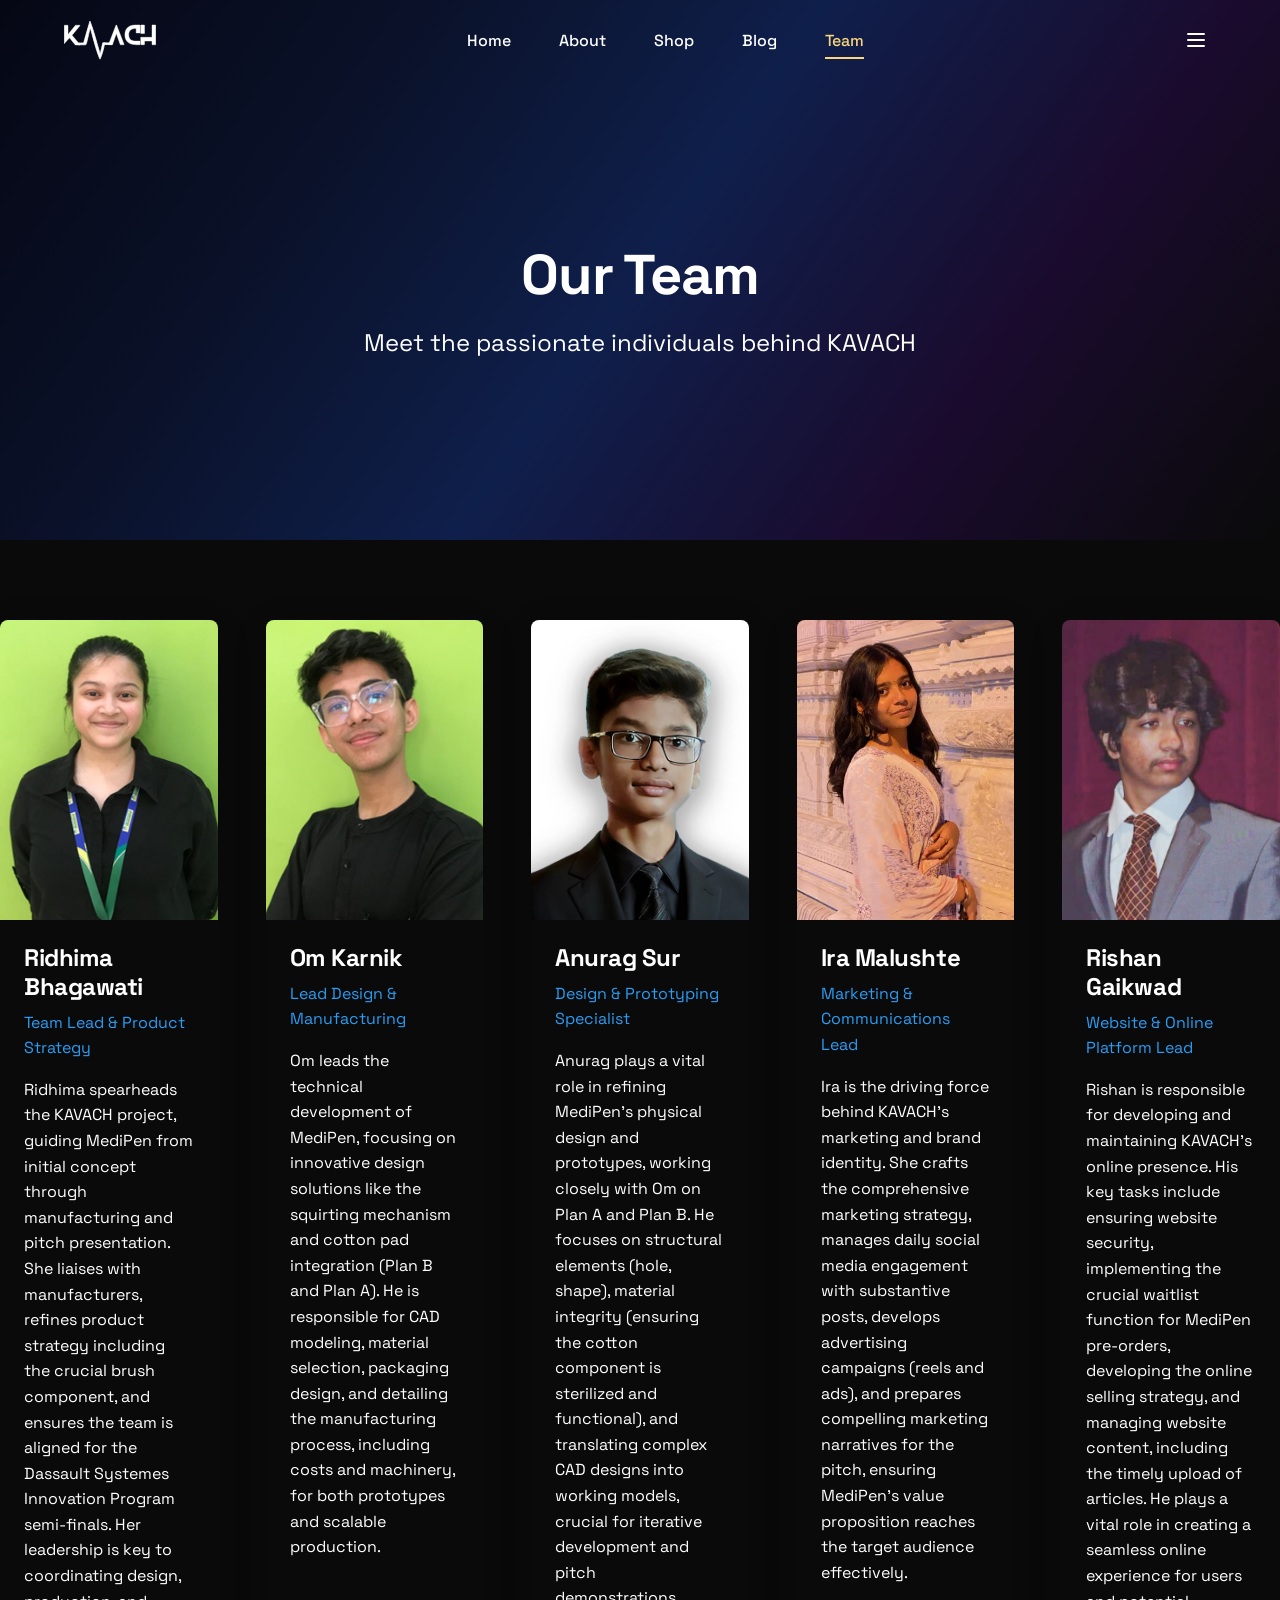
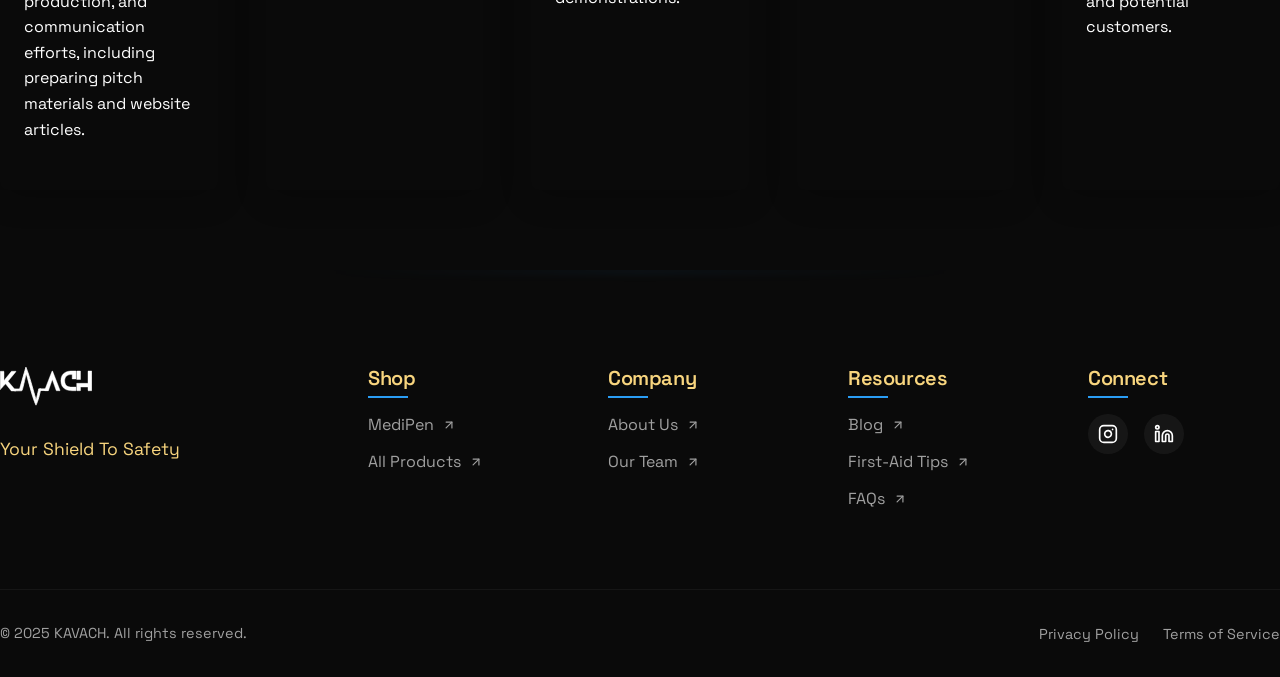
<file: team.html>
<!DOCTYPE html><html lang="en" class="__variable_4bc053 dark"><head><meta charSet="utf-8"/><meta name="viewport" content="width=device-width, initial-scale=1"/><link rel="stylesheet" href="/_next/static/css/3713c3ca5439afed.css" data-precedence="next"/><link rel="stylesheet" href="/_next/static/css/4407fbb94822aa5e.css" data-precedence="next"/><link rel="preload" as="script" fetchPriority="low" href="/_next/static/chunks/webpack-1d7cb3acd55c6159.js"/><script src="/_next/static/chunks/4bd1b696-e49035dfb5db83da.js" async=""></script><script src="/_next/static/chunks/684-b1c9d5b3830c3c9f.js" async=""></script><script src="/_next/static/chunks/main-app-9e8fdaf64be143db.js" async=""></script><script src="/_next/static/chunks/63-d6bbb734152306ba.js" async=""></script><script src="/_next/static/chunks/874-f829e1f91ecfc8a6.js" async=""></script><script src="/_next/static/chunks/app/layout-0146c8c690b7cd65.js" async=""></script><script src="/_next/static/chunks/app/team/page-6b852ea13e43482f.js" async=""></script><title>KAVACH - Your Shield To Safety</title><meta name="description" content="Transform your approach to First-Aid within seconds. No online course, no notes, no experience, no degree needed."/><link rel="icon" href="/favicon.ico" type="image/x-icon" sizes="16x16"/><script src="/_next/static/chunks/polyfills-42372ed130431b0a.js" noModule=""></script></head><body><div class="noise"></div><div class="gradient-bg"></div><div class="
    CursorEffect_cursor__Pjvpx 
    CursorEffect_hidden__ymcLm 
     
    
  " style="left:0px;top:0px"></div><div class="
    CursorEffect_cursorDot__WnnzS 
    CursorEffect_hidden__ymcLm 
     
    
  " style="left:0px;top:0px"></div><header class="Navbar_header__xPE0t "><div class="Navbar_container__2Cq63"><div class="Navbar_navbar__GrSXC"><a class="Navbar_logo__X4o9i" href="/"><img alt="KAVACH Logo" loading="lazy" width="120" height="40" decoding="async" data-nimg="1" class="Navbar_logoImage__msoFF" style="color:transparent" src="/placeholder.svg"/></a><nav class="Navbar_nav__yFFPE "><ul class="Navbar_navList__gzP7S"><li class="Navbar_navItem__Fpmiu"><a class="Navbar_navLink__16zHl " href="/"><span class="Navbar_navLinkText__b62dB">Home</span><span class="Navbar_navLinkLine__zmZC9"></span></a></li><li class="Navbar_navItem__Fpmiu"><a class="Navbar_navLink__16zHl " href="/about"><span class="Navbar_navLinkText__b62dB">About</span><span class="Navbar_navLinkLine__zmZC9"></span></a></li><li class="Navbar_navItem__Fpmiu"><a class="Navbar_navLink__16zHl " href="/shop"><span class="Navbar_navLinkText__b62dB">Shop</span><span class="Navbar_navLinkLine__zmZC9"></span></a></li><li class="Navbar_navItem__Fpmiu"><a class="Navbar_navLink__16zHl " href="/blog"><span class="Navbar_navLinkText__b62dB">Blog</span><span class="Navbar_navLinkLine__zmZC9"></span></a></li><li class="Navbar_navItem__Fpmiu"><a class="Navbar_navLink__16zHl Navbar_activeLink__izzmo" href="/team"><span class="Navbar_navLinkText__b62dB">Team</span><span class="Navbar_navLinkLine__zmZC9"></span></a></li></ul></nav><div class="Navbar_navRight__dp8Wr"><button class="Navbar_menuButton__yMNyJ" aria-label="Toggle menu"><svg xmlns="http://www.w3.org/2000/svg" width="24" height="24" viewBox="0 0 24 24" fill="none" stroke="currentColor" stroke-width="2" stroke-linecap="round" stroke-linejoin="round" class="lucide lucide-menu"><line x1="4" x2="20" y1="12" y2="12"></line><line x1="4" x2="20" y1="6" y2="6"></line><line x1="4" x2="20" y1="18" y2="18"></line></svg></button></div></div></div></header><main><section class="team_teamHero__tfMxx"><div><h1 class="team_teamTitle__PSlV1">Our Team</h1><p class="team_teamSubtitle__fQNV2">Meet the passionate individuals behind KAVACH</p></div></section><section class="team_teamMembers__92PFH"><div><div class="team_teamGrid__yfV80"><div class="team_teamCard__LlUf4"><div class="team_teamImage__DXBJU"><img alt="Ridhima Bhagawati" loading="lazy" width="300" height="300" decoding="async" data-nimg="1" class="team_memberImage__BfOE9" style="color:transparent" src="/ridhima.png?height=300&amp;width=300"/></div><div class="team_teamInfo__5ZfSQ"><h2 class="team_memberName__JWnGT">Ridhima Bhagawati</h2><p class="team_memberRole__tnaRS">Team Lead &amp; Product Strategy</p><p class="team_memberBio__dNR_C">Ridhima spearheads the KAVACH project, guiding MediPen from initial concept through manufacturing and pitch presentation. She liaises with manufacturers, refines product strategy including the crucial brush component, and ensures the team is aligned for the Dassault Systemes Innovation Program semi-finals. Her leadership is key to coordinating design, production, and communication efforts, including preparing pitch materials and website articles.</p></div></div><div class="team_teamCard__LlUf4"><div class="team_teamImage__DXBJU"><img alt="Om Karnik" loading="lazy" width="300" height="300" decoding="async" data-nimg="1" class="team_memberImage__BfOE9" style="color:transparent" src="/om.png?height=300&amp;width=300"/></div><div class="team_teamInfo__5ZfSQ"><h2 class="team_memberName__JWnGT">Om Karnik</h2><p class="team_memberRole__tnaRS">Lead Design &amp; Manufacturing</p><p class="team_memberBio__dNR_C">Om leads the technical development of MediPen, focusing on innovative design solutions like the squirting mechanism and cotton pad integration (Plan B and Plan A). He is responsible for CAD modeling, material selection, packaging design, and detailing the manufacturing process, including costs and machinery, for both prototypes and scalable production.</p></div></div><div class="team_teamCard__LlUf4"><div class="team_teamImage__DXBJU"><img alt="Anurag Sur" loading="lazy" width="300" height="300" decoding="async" data-nimg="1" class="team_memberImage__BfOE9" style="color:transparent" src="/anurag.jpg?height=300&amp;width=300"/></div><div class="team_teamInfo__5ZfSQ"><h2 class="team_memberName__JWnGT">Anurag Sur</h2><p class="team_memberRole__tnaRS">Design &amp; Prototyping Specialist</p><p class="team_memberBio__dNR_C">Anurag plays a vital role in refining MediPen&#x27;s physical design and prototypes, working closely with Om on Plan A and Plan B. He focuses on structural elements (hole, shape), material integrity (ensuring the cotton component is sterilized and functional), and translating complex CAD designs into working models, crucial for iterative development and pitch demonstrations.</p></div></div><div class="team_teamCard__LlUf4"><div class="team_teamImage__DXBJU"><img alt="Ira Malushte" loading="lazy" width="300" height="300" decoding="async" data-nimg="1" class="team_memberImage__BfOE9" style="color:transparent" src="/ira.jpg?height=300&amp;width=300"/></div><div class="team_teamInfo__5ZfSQ"><h2 class="team_memberName__JWnGT">Ira Malushte</h2><p class="team_memberRole__tnaRS">Marketing &amp; Communications Lead</p><p class="team_memberBio__dNR_C">Ira is the driving force behind KAVACH&#x27;s marketing and brand identity. She crafts the comprehensive marketing strategy, manages daily social media engagement with substantive posts, develops advertising campaigns (reels and ads), and prepares compelling marketing narratives for the pitch, ensuring MediPen&#x27;s value proposition reaches the target audience effectively.</p></div></div><div class="team_teamCard__LlUf4"><div class="team_teamImage__DXBJU"><img alt="Rishan" loading="lazy" width="300" height="300" decoding="async" data-nimg="1" class="team_memberImage__BfOE9" style="color:transparent" src="/Rishan.png?height=300&amp;width=300"/></div><div class="team_teamInfo__5ZfSQ"><h2 class="team_memberName__JWnGT">Rishan Gaikwad</h2><p class="team_memberRole__tnaRS">Website &amp; Online Platform Lead</p><p class="team_memberBio__dNR_C">Rishan is responsible for developing and maintaining KAVACH&#x27;s online presence. His key tasks include ensuring website security, implementing the crucial waitlist function for MediPen pre-orders, developing the online selling strategy, and managing website content, including the timely upload of articles. He plays a vital role in creating a seamless online experience for users and potential customers.</p></div></div></div></div></section></main><footer class="Footer_footer__pQtti"><div class="Footer_footerGlow__wpmZM"></div><div><div class="Footer_footerContent__yAl3k"><div class="Footer_footerLogo__4BA6d"><a href="/"><img alt="KAVACH Logo" loading="lazy" width="120" height="40" decoding="async" data-nimg="1" class="Footer_logoImage__WD24i" style="color:transparent" src="/placeholder.svg?height=40&amp;width=120"/></a><p class="Footer_footerTagline__jv0tL">Your Shield To Safety</p></div><div class="Footer_footerLinks__M17kI"><div class="Footer_footerSection__UvV_8"><h3 class="Footer_footerHeading__3uvto">Shop</h3><ul class="Footer_footerList__szIDW"><li><a class="Footer_footerLink__xz_wT" href="/shop/medipen"><span>MediPen</span><svg xmlns="http://www.w3.org/2000/svg" width="14" height="14" viewBox="0 0 24 24" fill="none" stroke="currentColor" stroke-width="2" stroke-linecap="round" stroke-linejoin="round" class="lucide lucide-arrow-up-right Footer_linkIcon__fj_x_"><path d="M7 7h10v10"></path><path d="M7 17 17 7"></path></svg></a></li><li><a class="Footer_footerLink__xz_wT" href="/shop"><span>All Products</span><svg xmlns="http://www.w3.org/2000/svg" width="14" height="14" viewBox="0 0 24 24" fill="none" stroke="currentColor" stroke-width="2" stroke-linecap="round" stroke-linejoin="round" class="lucide lucide-arrow-up-right Footer_linkIcon__fj_x_"><path d="M7 7h10v10"></path><path d="M7 17 17 7"></path></svg></a></li></ul></div><div class="Footer_footerSection__UvV_8"><h3 class="Footer_footerHeading__3uvto">Company</h3><ul class="Footer_footerList__szIDW"><li><a class="Footer_footerLink__xz_wT" href="/about"><span>About Us</span><svg xmlns="http://www.w3.org/2000/svg" width="14" height="14" viewBox="0 0 24 24" fill="none" stroke="currentColor" stroke-width="2" stroke-linecap="round" stroke-linejoin="round" class="lucide lucide-arrow-up-right Footer_linkIcon__fj_x_"><path d="M7 7h10v10"></path><path d="M7 17 17 7"></path></svg></a></li><li><a class="Footer_footerLink__xz_wT" href="/team"><span>Our Team</span><svg xmlns="http://www.w3.org/2000/svg" width="14" height="14" viewBox="0 0 24 24" fill="none" stroke="currentColor" stroke-width="2" stroke-linecap="round" stroke-linejoin="round" class="lucide lucide-arrow-up-right Footer_linkIcon__fj_x_"><path d="M7 7h10v10"></path><path d="M7 17 17 7"></path></svg></a></li></ul></div><div class="Footer_footerSection__UvV_8"><h3 class="Footer_footerHeading__3uvto">Resources</h3><ul class="Footer_footerList__szIDW"><li><a class="Footer_footerLink__xz_wT" href="/blog"><span>Blog</span><svg xmlns="http://www.w3.org/2000/svg" width="14" height="14" viewBox="0 0 24 24" fill="none" stroke="currentColor" stroke-width="2" stroke-linecap="round" stroke-linejoin="round" class="lucide lucide-arrow-up-right Footer_linkIcon__fj_x_"><path d="M7 7h10v10"></path><path d="M7 17 17 7"></path></svg></a></li><li><a class="Footer_footerLink__xz_wT" href="/shop/medipen#howToUse"><span>First-Aid Tips</span><svg xmlns="http://www.w3.org/2000/svg" width="14" height="14" viewBox="0 0 24 24" fill="none" stroke="currentColor" stroke-width="2" stroke-linecap="round" stroke-linejoin="round" class="lucide lucide-arrow-up-right Footer_linkIcon__fj_x_"><path d="M7 7h10v10"></path><path d="M7 17 17 7"></path></svg></a></li><li><a class="Footer_footerLink__xz_wT" href="/shop/medipen#faq"><span>FAQs</span><svg xmlns="http://www.w3.org/2000/svg" width="14" height="14" viewBox="0 0 24 24" fill="none" stroke="currentColor" stroke-width="2" stroke-linecap="round" stroke-linejoin="round" class="lucide lucide-arrow-up-right Footer_linkIcon__fj_x_"><path d="M7 7h10v10"></path><path d="M7 17 17 7"></path></svg></a></li></ul></div><div class="Footer_footerSection__UvV_8"><h3 class="Footer_footerHeading__3uvto">Connect</h3><div class="Footer_socialLinks__tA7gt"><a href="https://www.instagram.com/kavach_co/" class="Footer_socialLink__hPzxm" aria-label="Instagram"><svg xmlns="http://www.w3.org/2000/svg" width="20" height="20" viewBox="0 0 24 24" fill="none" stroke="currentColor" stroke-width="2" stroke-linecap="round" stroke-linejoin="round" class="lucide lucide-instagram"><rect width="20" height="20" x="2" y="2" rx="5" ry="5"></rect><path d="M16 11.37A4 4 0 1 1 12.63 8 4 4 0 0 1 16 11.37z"></path><line x1="17.5" x2="17.51" y1="6.5" y2="6.5"></line></svg></a><a href="https://www.linkedin.com/in/kavach-%E2%A0%80-445419328/" class="Footer_socialLink__hPzxm" aria-label="LinkedIn"><svg xmlns="http://www.w3.org/2000/svg" width="20" height="20" viewBox="0 0 24 24" fill="none" stroke="currentColor" stroke-width="2" stroke-linecap="round" stroke-linejoin="round" class="lucide lucide-linkedin"><path d="M16 8a6 6 0 0 1 6 6v7h-4v-7a2 2 0 0 0-2-2 2 2 0 0 0-2 2v7h-4v-7a6 6 0 0 1 6-6z"></path><rect width="4" height="12" x="2" y="9"></rect><circle cx="4" cy="4" r="2"></circle></svg></a></div></div></div></div><div class="Footer_footerBottom__YIYBj"><p class="Footer_copyright__j4atB">© <!-- -->2025<!-- --> KAVACH. All rights reserved.</p><div class="Footer_footerBottomLinks__w8bl5"><a class="Footer_footerBottomLink__6kjUD" href="#">Privacy Policy</a><a class="Footer_footerBottomLink__6kjUD" href="#">Terms of Service</a></div></div></div></footer><script src="/_next/static/chunks/webpack-1d7cb3acd55c6159.js" async=""></script><script>(self.__next_f=self.__next_f||[]).push([0])</script><script>self.__next_f.push([1,"1:\"$Sreact.fragment\"\n2:I[7026,[\"63\",\"static/chunks/63-d6bbb734152306ba.js\",\"874\",\"static/chunks/874-f829e1f91ecfc8a6.js\",\"177\",\"static/chunks/app/layout-0146c8c690b7cd65.js\"],\"default\"]\n3:I[4315,[\"63\",\"static/chunks/63-d6bbb734152306ba.js\",\"874\",\"static/chunks/874-f829e1f91ecfc8a6.js\",\"177\",\"static/chunks/app/layout-0146c8c690b7cd65.js\"],\"default\"]\n4:I[7555,[],\"\"]\n5:I[1295,[],\"\"]\n6:I[6874,[\"63\",\"static/chunks/63-d6bbb734152306ba.js\",\"874\",\"static/chunks/874-f829e1f91ecfc8a6.js\",\"177\",\"static/chunks/app/layout-0146c8c690b7cd65.js\"],\"\"]\n7:I[3063,[\"63\",\"static/chunks/63-d6bbb734152306ba.js\",\"898\",\"static/chunks/app/team/page-6b852ea13e43482f.js\"],\"Image\"]\n8:I[9665,[],\"OutletBoundary\"]\nb:I[9665,[],\"ViewportBoundary\"]\nd:I[9665,[],\"MetadataBoundary\"]\nf:I[6614,[],\"\"]\n:HL[\"/_next/static/css/3713c3ca5439afed.css\",\"style\"]\n:HL[\"/_next/static/css/4407fbb94822aa5e.css\",\"style\"]\n"])</script><script>self.__next_f.push([1,"0:{\"P\":null,\"b\":\"6KrknHz_nryDYGiw8LR-I\",\"p\":\"\",\"c\":[\"\",\"team\"],\"i\":false,\"f\":[[[\"\",{\"children\":[\"team\",{\"children\":[\"__PAGE__\",{}]}]},\"$undefined\",\"$undefined\",true],[\"\",[\"$\",\"$1\",\"c\",{\"children\":[[[\"$\",\"link\",\"0\",{\"rel\":\"stylesheet\",\"href\":\"/_next/static/css/3713c3ca5439afed.css\",\"precedence\":\"next\",\"crossOrigin\":\"$undefined\",\"nonce\":\"$undefined\"}]],[\"$\",\"html\",null,{\"lang\":\"en\",\"className\":\"__variable_4bc053 dark\",\"children\":[\"$\",\"body\",null,{\"children\":[[\"$\",\"div\",null,{\"className\":\"noise\"}],[\"$\",\"div\",null,{\"className\":\"gradient-bg\"}],[\"$\",\"$L2\",null,{}],[\"$\",\"$L3\",null,{}],[\"$\",\"main\",null,{\"children\":[\"$\",\"$L4\",null,{\"parallelRouterKey\":\"children\",\"error\":\"$undefined\",\"errorStyles\":\"$undefined\",\"errorScripts\":\"$undefined\",\"template\":[\"$\",\"$L5\",null,{}],\"templateStyles\":\"$undefined\",\"templateScripts\":\"$undefined\",\"notFound\":[[[\"$\",\"title\",null,{\"children\":\"404: This page could not be found.\"}],[\"$\",\"div\",null,{\"style\":{\"fontFamily\":\"system-ui,\\\"Segoe UI\\\",Roboto,Helvetica,Arial,sans-serif,\\\"Apple Color Emoji\\\",\\\"Segoe UI Emoji\\\"\",\"height\":\"100vh\",\"textAlign\":\"center\",\"display\":\"flex\",\"flexDirection\":\"column\",\"alignItems\":\"center\",\"justifyContent\":\"center\"},\"children\":[\"$\",\"div\",null,{\"children\":[[\"$\",\"style\",null,{\"dangerouslySetInnerHTML\":{\"__html\":\"body{color:#000;background:#fff;margin:0}.next-error-h1{border-right:1px solid rgba(0,0,0,.3)}@media (prefers-color-scheme:dark){body{color:#fff;background:#000}.next-error-h1{border-right:1px solid rgba(255,255,255,.3)}}\"}}],[\"$\",\"h1\",null,{\"className\":\"next-error-h1\",\"style\":{\"display\":\"inline-block\",\"margin\":\"0 20px 0 0\",\"padding\":\"0 23px 0 0\",\"fontSize\":24,\"fontWeight\":500,\"verticalAlign\":\"top\",\"lineHeight\":\"49px\"},\"children\":404}],[\"$\",\"div\",null,{\"style\":{\"display\":\"inline-block\"},\"children\":[\"$\",\"h2\",null,{\"style\":{\"fontSize\":14,\"fontWeight\":400,\"lineHeight\":\"49px\",\"margin\":0},\"children\":\"This page could not be found.\"}]}]]}]}]],[]],\"forbidden\":\"$undefined\",\"unauthorized\":\"$undefined\"}]}],[\"$\",\"footer\",null,{\"className\":\"Footer_footer__pQtti\",\"children\":[[\"$\",\"div\",null,{\"className\":\"Footer_footerGlow__wpmZM\"}],[\"$\",\"div\",null,{\"className\":\"$undefined\",\"children\":[[\"$\",\"div\",null,{\"className\":\"Footer_footerContent__yAl3k\",\"children\":[[\"$\",\"div\",null,{\"className\":\"Footer_footerLogo__4BA6d\",\"children\":[[\"$\",\"$L6\",null,{\"href\":\"/\",\"children\":[\"$\",\"$L7\",null,{\"src\":\"/placeholder.svg?height=40\u0026width=120\",\"alt\":\"KAVACH Logo\",\"width\":120,\"height\":40,\"className\":\"Footer_logoImage__WD24i\"}]}],[\"$\",\"p\",null,{\"className\":\"Footer_footerTagline__jv0tL\",\"children\":\"Your Shield To Safety\"}]]}],[\"$\",\"div\",null,{\"className\":\"Footer_footerLinks__M17kI\",\"children\":[[\"$\",\"div\",null,{\"className\":\"Footer_footerSection__UvV_8\",\"children\":[[\"$\",\"h3\",null,{\"className\":\"Footer_footerHeading__3uvto\",\"children\":\"Shop\"}],[\"$\",\"ul\",null,{\"className\":\"Footer_footerList__szIDW\",\"children\":[[\"$\",\"li\",null,{\"children\":[\"$\",\"$L6\",null,{\"href\":\"/shop/medipen\",\"className\":\"Footer_footerLink__xz_wT\",\"children\":[[\"$\",\"span\",null,{\"children\":\"MediPen\"}],[\"$\",\"svg\",null,{\"ref\":\"$undefined\",\"xmlns\":\"http://www.w3.org/2000/svg\",\"width\":14,\"height\":14,\"viewBox\":\"0 0 24 24\",\"fill\":\"none\",\"stroke\":\"currentColor\",\"strokeWidth\":2,\"strokeLinecap\":\"round\",\"strokeLinejoin\":\"round\",\"className\":\"lucide lucide-arrow-up-right Footer_linkIcon__fj_x_\",\"children\":[[\"$\",\"path\",\"1tivn9\",{\"d\":\"M7 7h10v10\"}],[\"$\",\"path\",\"1vkiza\",{\"d\":\"M7 17 17 7\"}],\"$undefined\"]}]]}]}],[\"$\",\"li\",null,{\"children\":[\"$\",\"$L6\",null,{\"href\":\"/shop\",\"className\":\"Footer_footerLink__xz_wT\",\"children\":[[\"$\",\"span\",null,{\"children\":\"All Products\"}],[\"$\",\"svg\",null,{\"ref\":\"$undefined\",\"xmlns\":\"http://www.w3.org/2000/svg\",\"width\":14,\"height\":14,\"viewBox\":\"0 0 24 24\",\"fill\":\"none\",\"stroke\":\"currentColor\",\"strokeWidth\":2,\"strokeLinecap\":\"round\",\"strokeLinejoin\":\"round\",\"className\":\"lucide lucide-arrow-up-right Footer_linkIcon__fj_x_\",\"children\":[[\"$\",\"path\",\"1tivn9\",{\"d\":\"M7 7h10v10\"}],[\"$\",\"path\",\"1vkiza\",{\"d\":\"M7 17 17 7\"}],\"$undefined\"]}]]}]}]]}]]}],[\"$\",\"div\",null,{\"className\":\"Footer_footerSection__UvV_8\",\"children\":[[\"$\",\"h3\",null,{\"className\":\"Footer_footerHeading__3uvto\",\"children\":\"Company\"}],[\"$\",\"ul\",null,{\"className\":\"Footer_footerList__szIDW\",\"children\":[[\"$\",\"li\",null,{\"children\":[\"$\",\"$L6\",null,{\"href\":\"/about\",\"className\":\"Footer_footerLink__xz_wT\",\"children\":[[\"$\",\"span\",null,{\"children\":\"About Us\"}],[\"$\",\"svg\",null,{\"ref\":\"$undefined\",\"xmlns\":\"http://www.w3.org/2000/svg\",\"width\":14,\"height\":14,\"viewBox\":\"0 0 24 24\",\"fill\":\"none\",\"stroke\":\"currentColor\",\"strokeWidth\":2,\"strokeLinecap\":\"round\",\"strokeLinejoin\":\"round\",\"className\":\"lucide lucide-arrow-up-right Footer_linkIcon__fj_x_\",\"children\":[[\"$\",\"path\",\"1tivn9\",{\"d\":\"M7 7h10v10\"}],[\"$\",\"path\",\"1vkiza\",{\"d\":\"M7 17 17 7\"}],\"$undefined\"]}]]}]}],[\"$\",\"li\",null,{\"children\":[\"$\",\"$L6\",null,{\"href\":\"/team\",\"className\":\"Footer_footerLink__xz_wT\",\"children\":[[\"$\",\"span\",null,{\"children\":\"Our Team\"}],[\"$\",\"svg\",null,{\"ref\":\"$undefined\",\"xmlns\":\"http://www.w3.org/2000/svg\",\"width\":14,\"height\":14,\"viewBox\":\"0 0 24 24\",\"fill\":\"none\",\"stroke\":\"currentColor\",\"strokeWidth\":2,\"strokeLinecap\":\"round\",\"strokeLinejoin\":\"round\",\"className\":\"lucide lucide-arrow-up-right Footer_linkIcon__fj_x_\",\"children\":[[\"$\",\"path\",\"1tivn9\",{\"d\":\"M7 7h10v10\"}],[\"$\",\"path\",\"1vkiza\",{\"d\":\"M7 17 17 7\"}],\"$undefined\"]}]]}]}]]}]]}],[\"$\",\"div\",null,{\"className\":\"Footer_footerSection__UvV_8\",\"children\":[[\"$\",\"h3\",null,{\"className\":\"Footer_footerHeading__3uvto\",\"children\":\"Resources\"}],[\"$\",\"ul\",null,{\"className\":\"Footer_footerList__szIDW\",\"children\":[[\"$\",\"li\",null,{\"children\":[\"$\",\"$L6\",null,{\"href\":\"/blog\",\"className\":\"Footer_footerLink__xz_wT\",\"children\":[[\"$\",\"span\",null,{\"children\":\"Blog\"}],[\"$\",\"svg\",null,{\"ref\":\"$undefined\",\"xmlns\":\"http://www.w3.org/2000/svg\",\"width\":14,\"height\":14,\"viewBox\":\"0 0 24 24\",\"fill\":\"none\",\"stroke\":\"currentColor\",\"strokeWidth\":2,\"strokeLinecap\":\"round\",\"strokeLinejoin\":\"round\",\"className\":\"lucide lucide-arrow-up-right Footer_linkIcon__fj_x_\",\"children\":[[\"$\",\"path\",\"1tivn9\",{\"d\":\"M7 7h10v10\"}],[\"$\",\"path\",\"1vkiza\",{\"d\":\"M7 17 17 7\"}],\"$undefined\"]}]]}]}],[\"$\",\"li\",null,{\"children\":[\"$\",\"$L6\",null,{\"href\":\"/shop/medipen#howToUse\",\"className\":\"Footer_footerLink__xz_wT\",\"children\":[[\"$\",\"span\",null,{\"children\":\"First-Aid Tips\"}],[\"$\",\"svg\",null,{\"ref\":\"$undefined\",\"xmlns\":\"http://www.w3.org/2000/svg\",\"width\":14,\"height\":14,\"viewBox\":\"0 0 24 24\",\"fill\":\"none\",\"stroke\":\"currentColor\",\"strokeWidth\":2,\"strokeLinecap\":\"round\",\"strokeLinejoin\":\"round\",\"className\":\"lucide lucide-arrow-up-right Footer_linkIcon__fj_x_\",\"children\":[[\"$\",\"path\",\"1tivn9\",{\"d\":\"M7 7h10v10\"}],[\"$\",\"path\",\"1vkiza\",{\"d\":\"M7 17 17 7\"}],\"$undefined\"]}]]}]}],[\"$\",\"li\",null,{\"children\":[\"$\",\"$L6\",null,{\"href\":\"/shop/medipen#faq\",\"className\":\"Footer_footerLink__xz_wT\",\"children\":[[\"$\",\"span\",null,{\"children\":\"FAQs\"}],[\"$\",\"svg\",null,{\"ref\":\"$undefined\",\"xmlns\":\"http://www.w3.org/2000/svg\",\"width\":14,\"height\":14,\"viewBox\":\"0 0 24 24\",\"fill\":\"none\",\"stroke\":\"currentColor\",\"strokeWidth\":2,\"strokeLinecap\":\"round\",\"strokeLinejoin\":\"round\",\"className\":\"lucide lucide-arrow-up-right Footer_linkIcon__fj_x_\",\"children\":[[\"$\",\"path\",\"1tivn9\",{\"d\":\"M7 7h10v10\"}],[\"$\",\"path\",\"1vkiza\",{\"d\":\"M7 17 17 7\"}],\"$undefined\"]}]]}]}]]}]]}],[\"$\",\"div\",null,{\"className\":\"Footer_footerSection__UvV_8\",\"children\":[[\"$\",\"h3\",null,{\"className\":\"Footer_footerHeading__3uvto\",\"children\":\"Connect\"}],[\"$\",\"div\",null,{\"className\":\"Footer_socialLinks__tA7gt\",\"children\":[[\"$\",\"a\",null,{\"href\":\"https://www.instagram.com/kavach_co/\",\"className\":\"Footer_socialLink__hPzxm\",\"aria-label\":\"Instagram\",\"children\":[\"$\",\"svg\",null,{\"ref\":\"$undefined\",\"xmlns\":\"http://www.w3.org/2000/svg\",\"width\":20,\"height\":20,\"viewBox\":\"0 0 24 24\",\"fill\":\"none\",\"stroke\":\"currentColor\",\"strokeWidth\":2,\"strokeLinecap\":\"round\",\"strokeLinejoin\":\"round\",\"className\":\"lucide lucide-instagram\",\"children\":[[\"$\",\"rect\",\"2e1cvw\",{\"width\":\"20\",\"height\":\"20\",\"x\":\"2\",\"y\":\"2\",\"rx\":\"5\",\"ry\":\"5\"}],[\"$\",\"path\",\"9exkf1\",{\"d\":\"M16 11.37A4 4 0 1 1 12.63 8 4 4 0 0 1 16 11.37z\"}],[\"$\",\"line\",\"r4j83e\",{\"x1\":\"17.5\",\"x2\":\"17.51\",\"y1\":\"6.5\",\"y2\":\"6.5\"}],\"$undefined\"]}]}],[\"$\",\"a\",null,{\"href\":\"https://www.linkedin.com/in/kavach-%E2%A0%80-445419328/\",\"className\":\"Footer_socialLink__hPzxm\",\"aria-label\":\"LinkedIn\",\"children\":[\"$\",\"svg\",null,{\"ref\":\"$undefined\",\"xmlns\":\"http://www.w3.org/2000/svg\",\"width\":20,\"height\":20,\"viewBox\":\"0 0 24 24\",\"fill\":\"none\",\"stroke\":\"currentColor\",\"strokeWidth\":2,\"strokeLinecap\":\"round\",\"strokeLinejoin\":\"round\",\"className\":\"lucide lucide-linkedin\",\"children\":[[\"$\",\"path\",\"c2jq9f\",{\"d\":\"M16 8a6 6 0 0 1 6 6v7h-4v-7a2 2 0 0 0-2-2 2 2 0 0 0-2 2v7h-4v-7a6 6 0 0 1 6-6z\"}],[\"$\",\"rect\",\"mk3on5\",{\"width\":\"4\",\"height\":\"12\",\"x\":\"2\",\"y\":\"9\"}],[\"$\",\"circle\",\"bt5ra8\",{\"cx\":\"4\",\"cy\":\"4\",\"r\":\"2\"}],\"$undefined\"]}]}]]}]]}]]}]]}],[\"$\",\"div\",null,{\"className\":\"Footer_footerBottom__YIYBj\",\"children\":[[\"$\",\"p\",null,{\"className\":\"Footer_copyright__j4atB\",\"children\":[\"© \",2025,\" KAVACH. All rights reserved.\"]}],[\"$\",\"div\",null,{\"className\":\"Footer_footerBottomLinks__w8bl5\",\"children\":[[\"$\",\"$L6\",null,{\"href\":\"#\",\"className\":\"Footer_footerBottomLink__6kjUD\",\"children\":\"Privacy Policy\"}],[\"$\",\"$L6\",null,{\"href\":\"#\",\"className\":\"Footer_footerBottomLink__6kjUD\",\"children\":\"Terms of Service\"}]]}]]}]]}]]}]]}]}]]}],{\"children\":[\"team\",[\"$\",\"$1\",\"c\",{\"children\":[null,[\"$\",\"$L4\",null,{\"parallelRouterKey\":\"children\",\"error\":\"$undefined\",\"errorStyles\":\"$undefined\",\"errorScripts\":\"$undefined\",\"template\":[\"$\",\"$L5\",null,{}],\"templateStyles\":\"$undefined\",\"templateScripts\":\"$undefined\",\"notFound\":\"$undefined\",\"forbidden\":\"$undefined\",\"unauthorized\":\"$undefined\"}]]}],{\"children\":[\"__PAGE__\",[\"$\",\"$1\",\"c\",{\"children\":[[[\"$\",\"section\",null,{\"className\":\"team_teamHero__tfMxx\",\"children\":[\"$\",\"div\",null,{\"className\":\"$undefined\",\"children\":[[\"$\",\"h1\",null,{\"className\":\"team_teamTitle__PSlV1\",\"children\":\"Our Team\"}],[\"$\",\"p\",null,{\"className\":\"team_teamSubtitle__fQNV2\",\"children\":\"Meet the passionate individuals behind KAVACH\"}]]}]}],[\"$\",\"section\",null,{\"className\":\"team_teamMembers__92PFH\",\"children\":[\"$\",\"div\",null,{\"className\":\"$undefined\",\"children\":[\"$\",\"div\",null,{\"className\":\"team_teamGrid__yfV80\",\"children\":[[\"$\",\"div\",null,{\"className\":\"team_teamCard__LlUf4\",\"children\":[[\"$\",\"div\",null,{\"className\":\"team_teamImage__DXBJU\",\"children\":[\"$\",\"$L7\",null,{\"src\":\"/ridhima.png?height=300\u0026width=300\",\"alt\":\"Ridhima Bhagawati\",\"width\":300,\"height\":300,\"className\":\"team_memberImage__BfOE9\"}]}],[\"$\",\"div\",null,{\"className\":\"team_teamInfo__5ZfSQ\",\"children\":[[\"$\",\"h2\",null,{\"className\":\"team_memberName__JWnGT\",\"children\":\"Ridhima Bhagawati\"}],[\"$\",\"p\",null,{\"className\":\"team_memberRole__tnaRS\",\"children\":\"Team Lead \u0026 Product Strategy\"}],[\"$\",\"p\",null,{\"className\":\"team_memberBio__dNR_C\",\"children\":\"Ridhima spearheads the KAVACH project, guiding MediPen from initial concept through manufacturing and pitch presentation. She liaises with manufacturers, refines product strategy including the crucial brush component, and ensures the team is aligned for the Dassault Systemes Innovation Program semi-finals. Her leadership is key to coordinating design, production, and communication efforts, including preparing pitch materials and website articles.\"}]]}]]}],[\"$\",\"div\",null,{\"className\":\"team_teamCard__LlUf4\",\"children\":[[\"$\",\"div\",null,{\"className\":\"team_teamImage__DXBJU\",\"children\":[\"$\",\"$L7\",null,{\"src\":\"/om.png?height=300\u0026width=300\",\"alt\":\"Om Karnik\",\"width\":300,\"height\":300,\"className\":\"team_memberImage__BfOE9\"}]}],[\"$\",\"div\",null,{\"className\":\"team_teamInfo__5ZfSQ\",\"children\":[[\"$\",\"h2\",null,{\"className\":\"team_memberName__JWnGT\",\"children\":\"Om Karnik\"}],[\"$\",\"p\",null,{\"className\":\"team_memberRole__tnaRS\",\"children\":\"Lead Design \u0026 Manufacturing\"}],[\"$\",\"p\",null,{\"className\":\"team_memberBio__dNR_C\",\"children\":\"Om leads the technical development of MediPen, focusing on innovative design solutions like the squirting mechanism and cotton pad integration (Plan B and Plan A). He is responsible for CAD modeling, material selection, packaging design, and detailing the manufacturing process, including costs and machinery, for both prototypes and scalable production.\"}]]}]]}],[\"$\",\"div\",null,{\"className\":\"team_teamCard__LlUf4\",\"children\":[[\"$\",\"div\",null,{\"className\":\"team_teamImage__DXBJU\",\"children\":[\"$\",\"$L7\",null,{\"src\":\"/anurag.jpg?height=300\u0026width=300\",\"alt\":\"Anurag Sur\",\"width\":300,\"height\":300,\"className\":\"team_memberImage__BfOE9\"}]}],[\"$\",\"div\",null,{\"className\":\"team_teamInfo__5ZfSQ\",\"children\":[[\"$\",\"h2\",null,{\"className\":\"team_memberName__JWnGT\",\"children\":\"Anurag Sur\"}],[\"$\",\"p\",null,{\"className\":\"team_memberRole__tnaRS\",\"children\":\"Design \u0026 Prototyping Specialist\"}],[\"$\",\"p\",null,{\"className\":\"team_memberBio__dNR_C\",\"children\":\"Anurag plays a vital role in refining MediPen's physical design and prototypes, working closely with Om on Plan A and Plan B. He focuses on structural elements (hole, shape), material integrity (ensuring the cotton component is sterilized and functional), and translating complex CAD designs into working models, crucial for iterative development and pitch demonstrations.\"}]]}]]}],[\"$\",\"div\",null,{\"className\":\"team_teamCard__LlUf4\",\"children\":[[\"$\",\"div\",null,{\"className\":\"team_teamImage__DXBJU\",\"children\":[\"$\",\"$L7\",null,{\"src\":\"/ira.jpg?height=300\u0026width=300\",\"alt\":\"Ira Malushte\",\"width\":300,\"height\":300,\"className\":\"team_memberImage__BfOE9\"}]}],[\"$\",\"div\",null,{\"className\":\"team_teamInfo__5ZfSQ\",\"children\":[[\"$\",\"h2\",null,{\"className\":\"team_memberName__JWnGT\",\"children\":\"Ira Malushte\"}],[\"$\",\"p\",null,{\"className\":\"team_memberRole__tnaRS\",\"children\":\"Marketing \u0026 Communications Lead\"}],[\"$\",\"p\",null,{\"className\":\"team_memberBio__dNR_C\",\"children\":\"Ira is the driving force behind KAVACH's marketing and brand identity. She crafts the comprehensive marketing strategy, manages daily social media engagement with substantive posts, develops advertising campaigns (reels and ads), and prepares compelling marketing narratives for the pitch, ensuring MediPen's value proposition reaches the target audience effectively.\"}]]}]]}],[\"$\",\"div\",null,{\"className\":\"team_teamCard__LlUf4\",\"children\":[[\"$\",\"div\",null,{\"className\":\"team_teamImage__DXBJU\",\"children\":[\"$\",\"$L7\",null,{\"src\":\"/Rishan.png?height=300\u0026width=300\",\"alt\":\"Rishan\",\"width\":300,\"height\":300,\"className\":\"team_memberImage__BfOE9\"}]}],[\"$\",\"div\",null,{\"className\":\"team_teamInfo__5ZfSQ\",\"children\":[[\"$\",\"h2\",null,{\"className\":\"team_memberName__JWnGT\",\"children\":\"Rishan Gaikwad\"}],[\"$\",\"p\",null,{\"className\":\"team_memberRole__tnaRS\",\"children\":\"Website \u0026 Online Platform Lead\"}],[\"$\",\"p\",null,{\"className\":\"team_memberBio__dNR_C\",\"children\":\"Rishan is responsible for developing and maintaining KAVACH's online presence. His key tasks include ensuring website security, implementing the crucial waitlist function for MediPen pre-orders, developing the online selling strategy, and managing website content, including the timely upload of articles. He plays a vital role in creating a seamless online experience for users and potential customers.\"}]]}]]}]]}]}]}]],\"$undefined\",[[\"$\",\"link\",\"0\",{\"rel\":\"stylesheet\",\"href\":\"/_next/static/css/4407fbb94822aa5e.css\",\"precedence\":\"next\",\"crossOrigin\":\"$undefined\",\"nonce\":\"$undefined\"}]],[\"$\",\"$L8\",null,{\"children\":[\"$L9\",\"$La\",null]}]]}],{},null,false]},null,false]},null,false],[\"$\",\"$1\",\"h\",{\"children\":[null,[\"$\",\"$1\",\"F5PtAggKuoWOjryD5OobF\",{\"children\":[[\"$\",\"$Lb\",null,{\"children\":\"$Lc\"}],null]}],[\"$\",\"$Ld\",null,{\"children\":\"$Le\"}]]}],false]],\"m\":\"$undefined\",\"G\":[\"$f\",\"$undefined\"],\"s\":false,\"S\":true}\n"])</script><script>self.__next_f.push([1,"c:[[\"$\",\"meta\",\"0\",{\"charSet\":\"utf-8\"}],[\"$\",\"meta\",\"1\",{\"name\":\"viewport\",\"content\":\"width=device-width, initial-scale=1\"}]]\n9:null\n"])</script><script>self.__next_f.push([1,"a:null\ne:[[\"$\",\"title\",\"0\",{\"children\":\"KAVACH - Your Shield To Safety\"}],[\"$\",\"meta\",\"1\",{\"name\":\"description\",\"content\":\"Transform your approach to First-Aid within seconds. No online course, no notes, no experience, no degree needed.\"}],[\"$\",\"link\",\"2\",{\"rel\":\"icon\",\"href\":\"/favicon.ico\",\"type\":\"image/x-icon\",\"sizes\":\"16x16\"}]]\n"])</script></body></html>
</file>
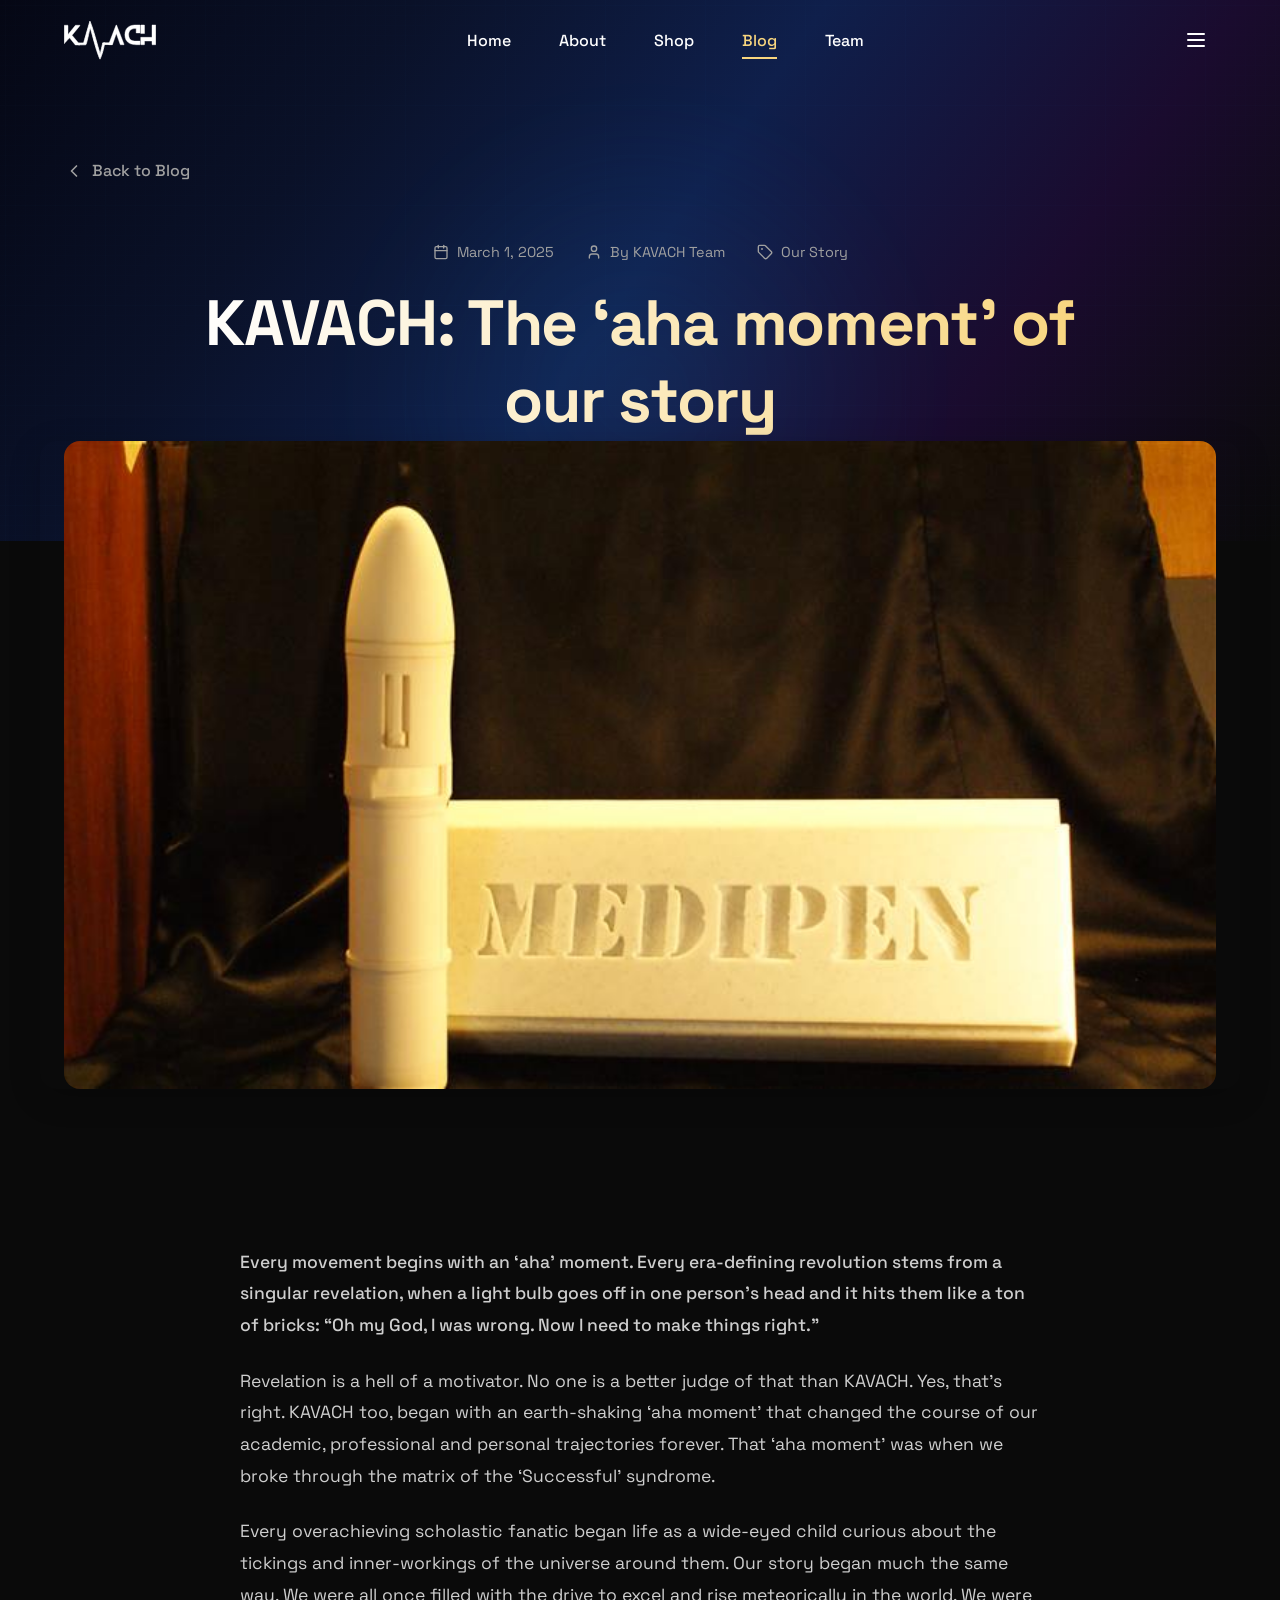
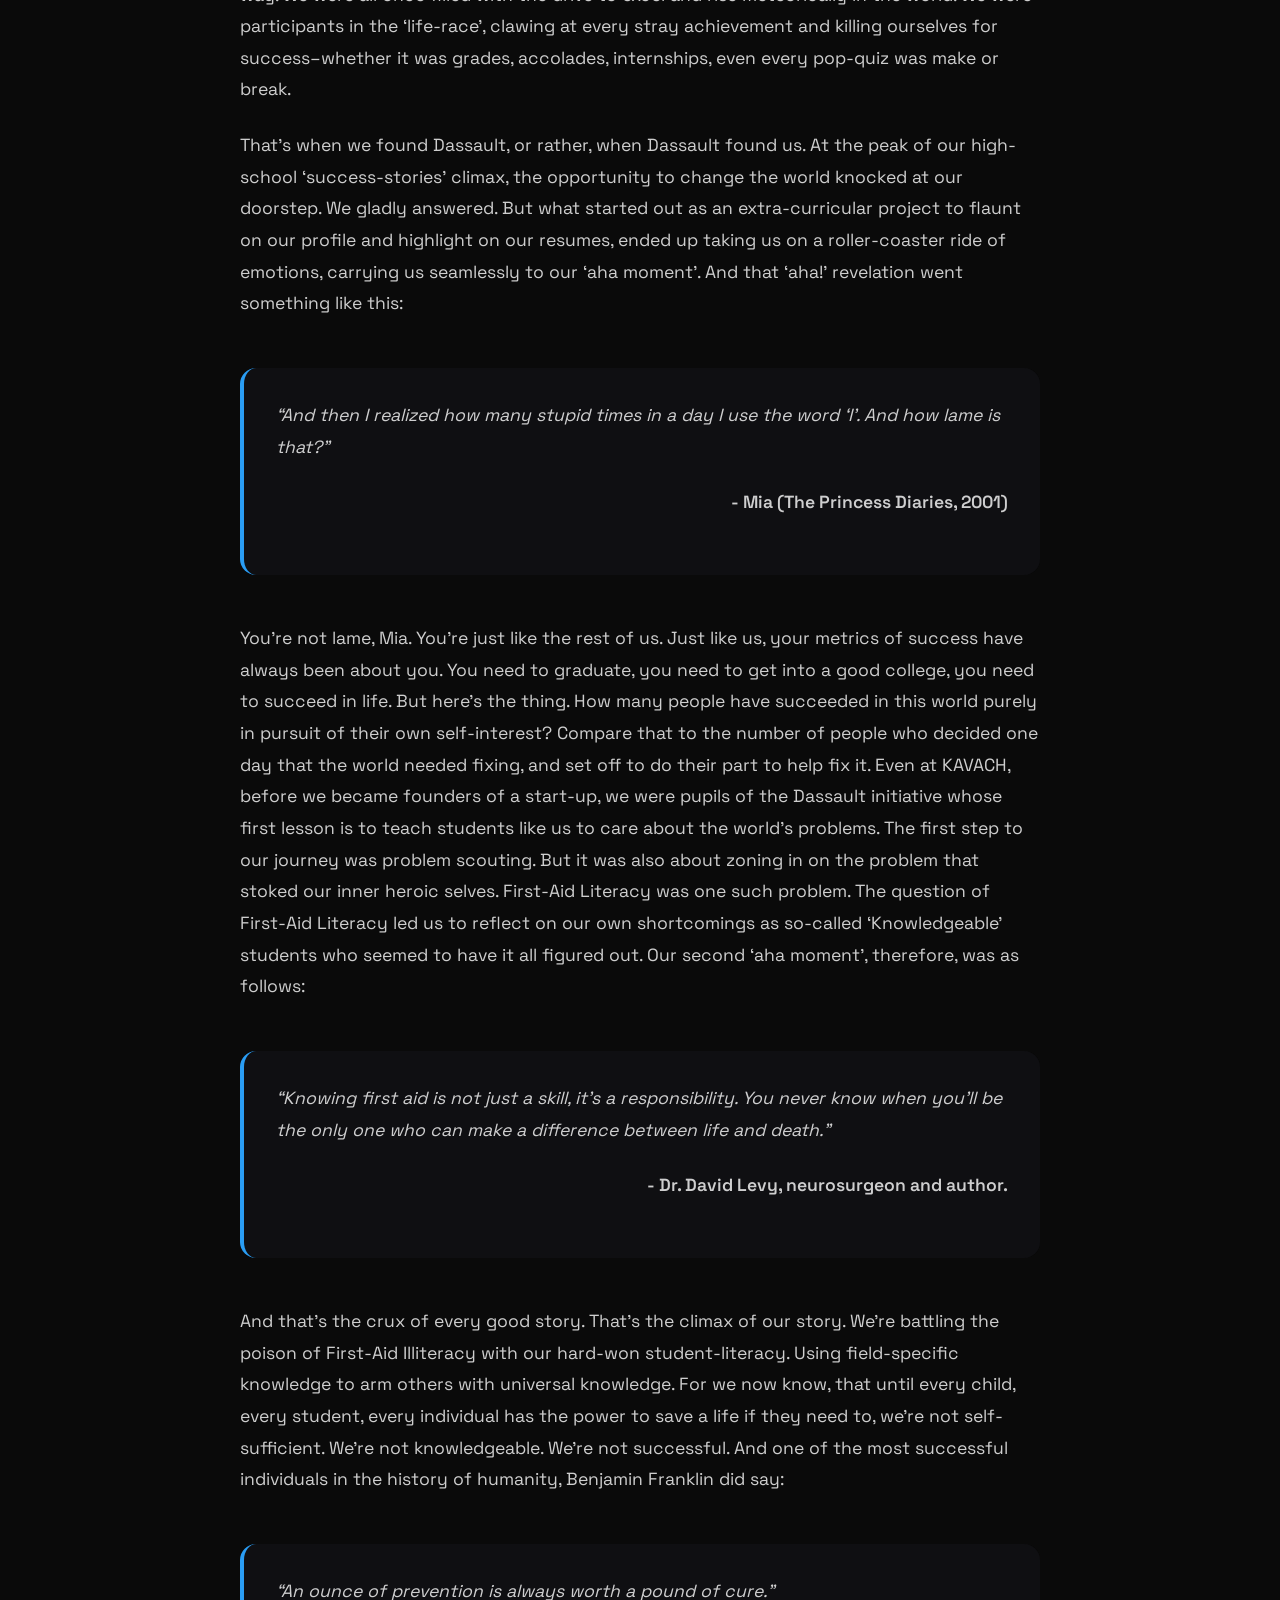
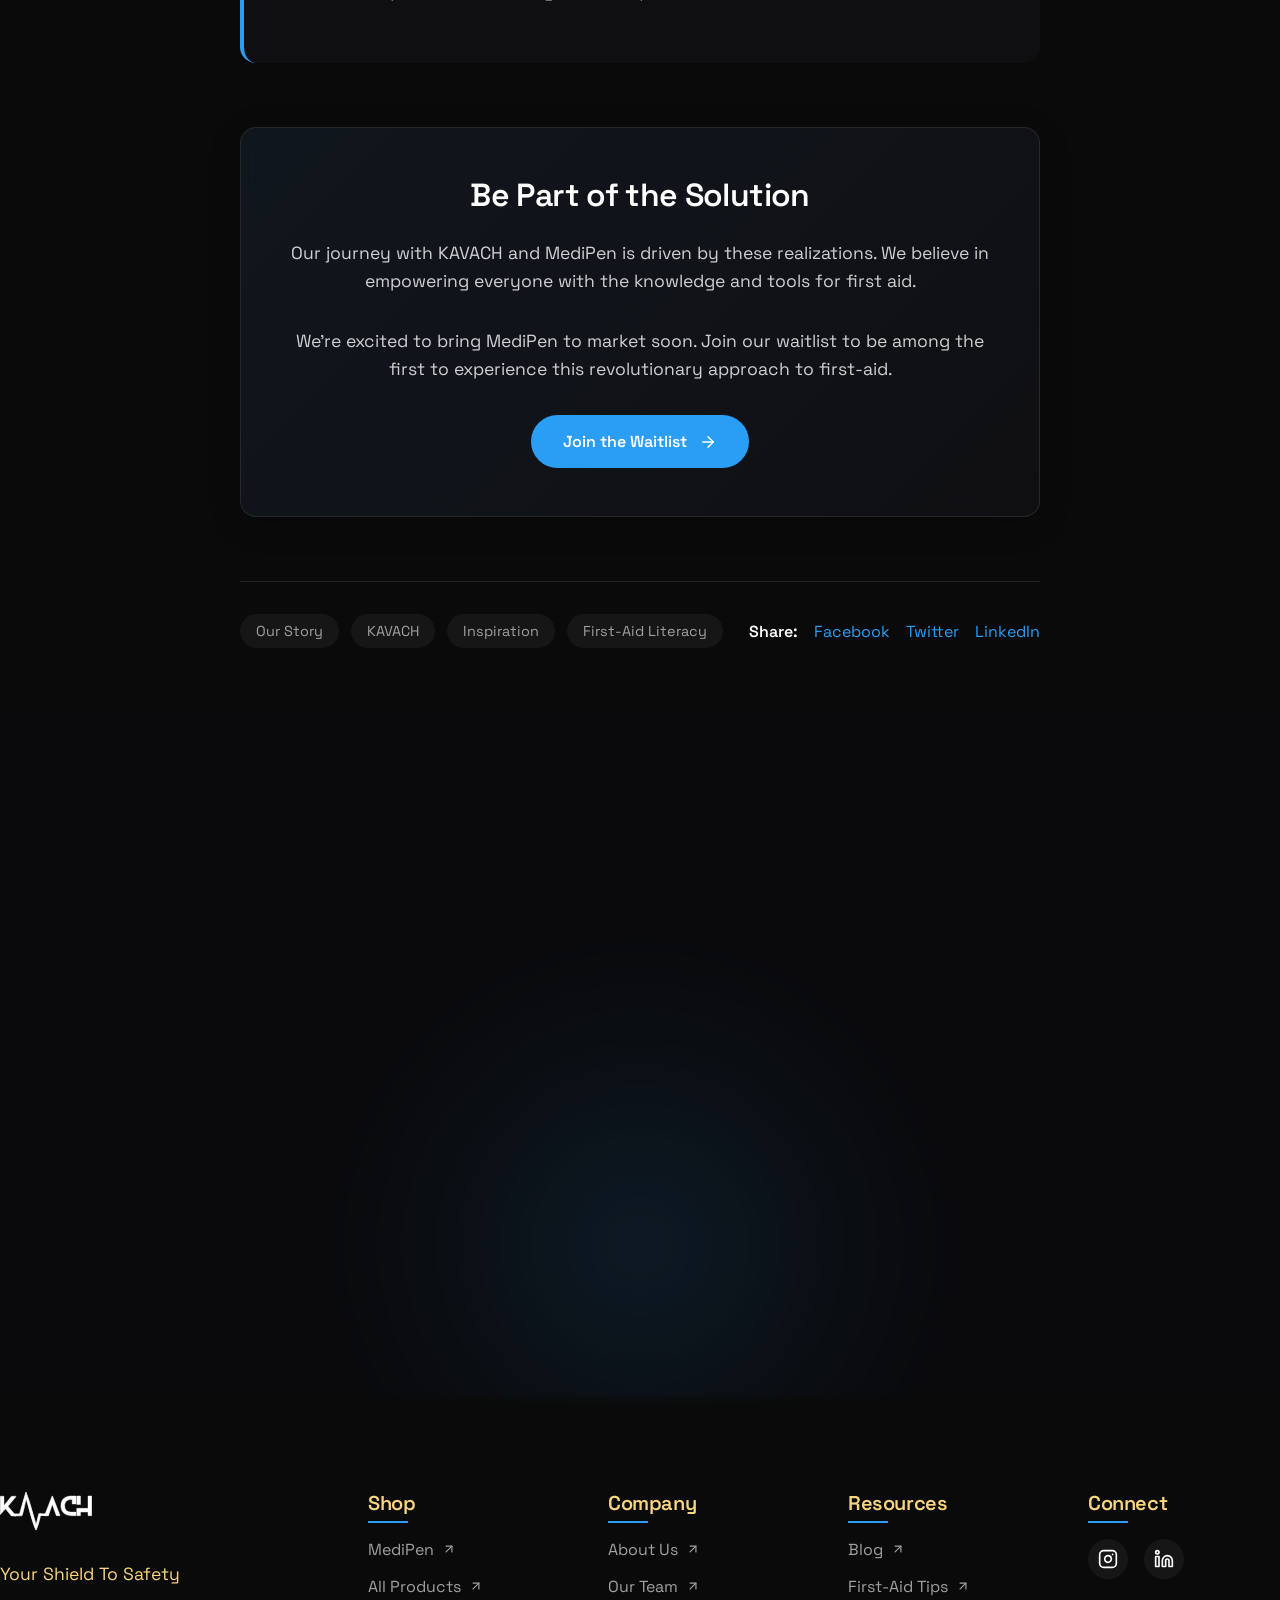
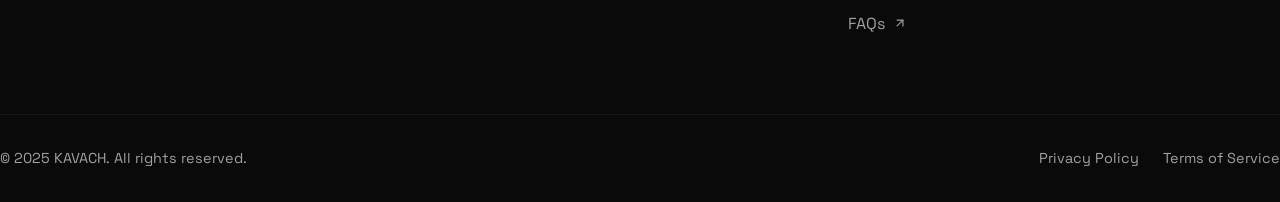
<file: blog/aha-moment.html>
<!DOCTYPE html><html lang="en" class="__variable_4bc053 dark"><head><meta charSet="utf-8"/><meta name="viewport" content="width=device-width, initial-scale=1"/><link rel="stylesheet" href="/_next/static/css/3713c3ca5439afed.css" data-precedence="next"/><link rel="stylesheet" href="/_next/static/css/b403c39ac866f606.css" data-precedence="next"/><link rel="preload" as="script" fetchPriority="low" href="/_next/static/chunks/webpack-1d7cb3acd55c6159.js"/><script src="/_next/static/chunks/4bd1b696-e49035dfb5db83da.js" async=""></script><script src="/_next/static/chunks/684-b1c9d5b3830c3c9f.js" async=""></script><script src="/_next/static/chunks/main-app-9e8fdaf64be143db.js" async=""></script><script src="/_next/static/chunks/63-d6bbb734152306ba.js" async=""></script><script src="/_next/static/chunks/874-f829e1f91ecfc8a6.js" async=""></script><script src="/_next/static/chunks/app/layout-0146c8c690b7cd65.js" async=""></script><script src="/_next/static/chunks/app/blog/aha-moment/page-b13d655da29a3fe8.js" async=""></script><title>KAVACH - Your Shield To Safety</title><meta name="description" content="Transform your approach to First-Aid within seconds. No online course, no notes, no experience, no degree needed."/><link rel="icon" href="/favicon.ico" type="image/x-icon" sizes="16x16"/><script src="/_next/static/chunks/polyfills-42372ed130431b0a.js" noModule=""></script></head><body><div class="noise"></div><div class="gradient-bg"></div><div class="
    CursorEffect_cursor__Pjvpx 
    CursorEffect_hidden__ymcLm 
     
    
  " style="left:0px;top:0px"></div><div class="
    CursorEffect_cursorDot__WnnzS 
    CursorEffect_hidden__ymcLm 
     
    
  " style="left:0px;top:0px"></div><header class="Navbar_header__xPE0t "><div class="Navbar_container__2Cq63"><div class="Navbar_navbar__GrSXC"><a class="Navbar_logo__X4o9i" href="/"><img alt="KAVACH Logo" loading="lazy" width="120" height="40" decoding="async" data-nimg="1" class="Navbar_logoImage__msoFF" style="color:transparent" src="/placeholder.svg"/></a><nav class="Navbar_nav__yFFPE "><ul class="Navbar_navList__gzP7S"><li class="Navbar_navItem__Fpmiu"><a class="Navbar_navLink__16zHl " href="/"><span class="Navbar_navLinkText__b62dB">Home</span><span class="Navbar_navLinkLine__zmZC9"></span></a></li><li class="Navbar_navItem__Fpmiu"><a class="Navbar_navLink__16zHl " href="/about"><span class="Navbar_navLinkText__b62dB">About</span><span class="Navbar_navLinkLine__zmZC9"></span></a></li><li class="Navbar_navItem__Fpmiu"><a class="Navbar_navLink__16zHl " href="/shop"><span class="Navbar_navLinkText__b62dB">Shop</span><span class="Navbar_navLinkLine__zmZC9"></span></a></li><li class="Navbar_navItem__Fpmiu"><a class="Navbar_navLink__16zHl Navbar_activeLink__izzmo" href="/blog"><span class="Navbar_navLinkText__b62dB">Blog</span><span class="Navbar_navLinkLine__zmZC9"></span></a></li><li class="Navbar_navItem__Fpmiu"><a class="Navbar_navLink__16zHl " href="/team"><span class="Navbar_navLinkText__b62dB">Team</span><span class="Navbar_navLinkLine__zmZC9"></span></a></li></ul></nav><div class="Navbar_navRight__dp8Wr"><button class="Navbar_menuButton__yMNyJ" aria-label="Toggle menu"><svg xmlns="http://www.w3.org/2000/svg" width="24" height="24" viewBox="0 0 24 24" fill="none" stroke="currentColor" stroke-width="2" stroke-linecap="round" stroke-linejoin="round" class="lucide lucide-menu"><line x1="4" x2="20" y1="12" y2="12"></line><line x1="4" x2="20" y1="6" y2="6"></line><line x1="4" x2="20" y1="18" y2="18"></line></svg></button></div></div></div></header><main><!--$--><article class="post_blogPost__Mdh9A"><section class="post_postHero__mkdKo"><div class="post_container___9qh0"><a class="post_backLink__Q4dEa" href="/blog"><svg xmlns="http://www.w3.org/2000/svg" width="20" height="20" viewBox="0 0 24 24" fill="none" stroke="currentColor" stroke-width="2" stroke-linecap="round" stroke-linejoin="round" class="lucide lucide-chevron-left"><path d="m15 18-6-6 6-6"></path></svg><span>Back to Blog</span></a><div class="post_postHeader__lfBsp"><div class="post_postMeta__CmUnd"><div class="post_postDate__ZslgE"><svg xmlns="http://www.w3.org/2000/svg" width="16" height="16" viewBox="0 0 24 24" fill="none" stroke="currentColor" stroke-width="2" stroke-linecap="round" stroke-linejoin="round" class="lucide lucide-calendar"><path d="M8 2v4"></path><path d="M16 2v4"></path><rect width="18" height="18" x="3" y="4" rx="2"></rect><path d="M3 10h18"></path></svg><span>March 1, 2025</span></div><div class="post_postAuthor__K2_v0"><svg xmlns="http://www.w3.org/2000/svg" width="16" height="16" viewBox="0 0 24 24" fill="none" stroke="currentColor" stroke-width="2" stroke-linecap="round" stroke-linejoin="round" class="lucide lucide-user"><path d="M19 21v-2a4 4 0 0 0-4-4H9a4 4 0 0 0-4 4v2"></path><circle cx="12" cy="7" r="4"></circle></svg><span>By KAVACH Team</span></div><div class="post_postCategory__WsZdY"><svg xmlns="http://www.w3.org/2000/svg" width="16" height="16" viewBox="0 0 24 24" fill="none" stroke="currentColor" stroke-width="2" stroke-linecap="round" stroke-linejoin="round" class="lucide lucide-tag"><path d="M12.586 2.586A2 2 0 0 0 11.172 2H4a2 2 0 0 0-2 2v7.172a2 2 0 0 0 .586 1.414l8.704 8.704a2.426 2.426 0 0 0 3.42 0l6.58-6.58a2.426 2.426 0 0 0 0-3.42z"></path><circle cx="7.5" cy="7.5" r=".5" fill="currentColor"></circle></svg><span>Our Story</span> </div></div><h1 class="post_postTitle__dFBz_">KAVACH: The ‘aha moment’ of our story</h1> <div class="post_postActions__UvWWx"><button class="post_actionButton__zIgur"><svg xmlns="http://www.w3.org/2000/svg" width="18" height="18" viewBox="0 0 24 24" fill="none" stroke="currentColor" stroke-width="2" stroke-linecap="round" stroke-linejoin="round" class="lucide lucide-share2"><circle cx="18" cy="5" r="3"></circle><circle cx="6" cy="12" r="3"></circle><circle cx="18" cy="19" r="3"></circle><line x1="8.59" x2="15.42" y1="13.51" y2="17.49"></line><line x1="15.41" x2="8.59" y1="6.51" y2="10.49"></line></svg><span>Share</span></button><button class="post_actionButton__zIgur"><svg xmlns="http://www.w3.org/2000/svg" width="18" height="18" viewBox="0 0 24 24" fill="none" stroke="currentColor" stroke-width="2" stroke-linecap="round" stroke-linejoin="round" class="lucide lucide-message-circle"><path d="M7.9 20A9 9 0 1 0 4 16.1L2 22Z"></path></svg><span>Comment</span></button><button class="post_actionButton__zIgur"><svg xmlns="http://www.w3.org/2000/svg" width="18" height="18" viewBox="0 0 24 24" fill="none" stroke="currentColor" stroke-width="2" stroke-linecap="round" stroke-linejoin="round" class="lucide lucide-heart"><path d="M19 14c1.49-1.46 3-3.21 3-5.5A5.5 5.5 0 0 0 16.5 3c-1.76 0-3 .5-4.5 2-1.5-1.5-2.74-2-4.5-2A5.5 5.5 0 0 0 2 8.5c0 2.3 1.5 4.05 3 5.5l7 7Z"></path></svg><span>Like</span></button></div></div></div><div class="post_heroGlow___Jq6A"></div><div class="post_heroMesh__VbOH_"></div></section><div class="post_featuredImageContainer__ZnGwq"><div class="post_featuredImageWrapper__n8Hwf"><img alt="KAVACH&#x27;s inspirational journey" loading="lazy" width="1200" height="500" decoding="async" data-nimg="1" class="post_featuredImage__db1vy" style="color:transparent" src="/mp-saved.jpeg?height=500&amp;width=1200"/><div class="post_imageGlow__fsxAV"></div></div></div><section class="post_postContent__N7G_D"><div class="post_container___9qh0"><div class="post_contentWrapper__CGhRc"><p class="post_leadParagraph__Uxexj">Every movement begins with an ‘aha’ moment. Every era-defining revolution stems from a singular revelation, when a light bulb goes off in one person’s head and it hits them like a ton of bricks: “Oh my God, I was wrong. Now I need to make things right.”</p><p>Revelation is a hell of a motivator. No one is a better judge of that than KAVACH. Yes, that’s right. KAVACH too, began with an earth-shaking ‘aha moment’ that changed the course of our academic, professional and personal trajectories forever. That ‘aha moment’ was when we broke through the matrix of the ‘Successful’ syndrome.</p><p>Every overachieving scholastic fanatic began life as a wide-eyed child curious about the tickings and inner-workings of the universe around them. Our story began much the same way. We were all once filled with the drive to excel and rise meteorically in the world. We were participants in the ‘life-race’, clawing at every stray achievement and killing ourselves for success–whether it was grades, accolades, internships, even every pop-quiz was make or break.</p><p>That’s when we found Dassault, or rather, when Dassault found us. At the peak of our high-school ‘success-stories’ climax, the opportunity to change the world knocked at our doorstep. We gladly answered. But what started out as an extra-curricular project to flaunt on our profile and highlight on our resumes, ended up taking us on a roller-coaster ride of emotions, carrying us seamlessly to our ‘aha moment’. And that ‘aha!’ revelation went something like this:</p><div class="post_quoteBlock__CbqLm"><p class="post_quote__DXg9g">“And then I realized how many stupid times in a day I use the word ‘I’. And how lame is that?”</p><p class="post_quoteAuthor__WqZGk">- Mia (The Princess Diaries, 2001)</p></div><p>You’re not lame, Mia. You’re just like the rest of us. Just like us, your metrics of success have always been about you. You need to graduate, you need to get into a good college, you need to succeed in life. But here’s the thing. How many people have succeeded in this world purely in pursuit of their own self-interest? Compare that to the number of people who decided one day that the world needed fixing, and set off to do their part to help fix it. Even at KAVACH, before we became founders of a start-up, we were pupils of the Dassault initiative whose first lesson is to teach students like us to care about the world’s problems. The first step to our journey was problem scouting. But it was also about zoning in on the problem that stoked our inner heroic selves. First-Aid Literacy was one such problem. The question of First-Aid Literacy led us to reflect on our own shortcomings as so-called ‘Knowledgeable’ students who seemed to have it all figured out. Our second ‘aha moment’, therefore, was as follows:</p><div class="post_quoteBlock__CbqLm"><p class="post_quote__DXg9g">“Knowing first aid is not just a skill, it&#x27;s a responsibility. You never know when you’ll be the only one who can make a difference between life and death.”</p><p class="post_quoteAuthor__WqZGk">- Dr. David Levy, neurosurgeon and author.</p></div><p>And that’s the crux of every good story. That’s the climax of our story. We’re battling the poison of First-Aid Illiteracy with our hard-won student-literacy. Using field-specific knowledge to arm others with universal knowledge. For we now know, that until every child, every student, every individual has the power to save a life if they need to, we’re not self-sufficient. We’re not knowledgeable. We’re not successful. And one of the most successful individuals in the history of humanity, Benjamin Franklin did say:</p><div class="post_quoteBlock__CbqLm"><p class="post_quote__DXg9g">“An ounce of prevention is always worth a pound of cure.”</p></div><div class="post_conclusion__WNrOn"><h3>Be Part of the Solution</h3><p>Our journey with KAVACH and MediPen is driven by these realizations. We believe in empowering everyone with the knowledge and tools for first aid.</p><p>We&#x27;re excited to bring MediPen to market soon. Join our waitlist to be among the first to experience this revolutionary approach to first-aid.</p><a class="post_ctaButton__SOHjB" href="/shop/medipen"><span>Join the Waitlist</span><svg xmlns="http://www.w3.org/2000/svg" width="18" height="18" viewBox="0 0 24 24" fill="none" stroke="currentColor" stroke-width="2" stroke-linecap="round" stroke-linejoin="round" class="lucide lucide-arrow-right post_buttonIcon__U94t6"><path d="M5 12h14"></path><path d="m12 5 7 7-7 7"></path></svg></a></div><div class="post_postFooter__xRNVT"><div class="post_tags__MFuF0"><span class="post_tag__SWhwv">Our Story</span><span class="post_tag__SWhwv">KAVACH</span><span class="post_tag__SWhwv">Inspiration</span><span class="post_tag__SWhwv">First-Aid Literacy</span></div><div class="post_shareLinks__poraN"><span class="post_shareText__0H_AT">Share:</span><a href="#" class="post_shareLink__IAF2l">Facebook</a><a href="#" class="post_shareLink__IAF2l">Twitter</a><a href="#" class="post_shareLink__IAF2l">LinkedIn</a></div></div></div></div></section><section class="post_relatedPosts__NpSaU"><div class="post_container___9qh0"><h2 class="post_relatedTitle__Uu_oj">Related Articles</h2><div class="post_relatedGrid__OkkvA"><div class="post_relatedCard__8WoVP"><div class="post_relatedImage__0_DiP"><div class="post_imageWrapper__pCRsG"><img alt="MediPen revolutionizing first-aid" loading="lazy" width="300" height="200" decoding="async" data-nimg="1" class="post_image__vRGyA" style="color:transparent" src="/placeholder.svg?height=200&amp;width=300"/><div class="post_imageGlow__fsxAV"></div></div></div><div class="post_relatedContent__Elp09"><div class="post_relatedMeta__7wdEM"><svg xmlns="http://www.w3.org/2000/svg" width="14" height="14" viewBox="0 0 24 24" fill="none" stroke="currentColor" stroke-width="2" stroke-linecap="round" stroke-linejoin="round" class="lucide lucide-calendar"><path d="M8 2v4"></path><path d="M16 2v4"></path><rect width="18" height="18" x="3" y="4" rx="2"></rect><path d="M3 10h18"></path></svg><span>March 15, 2025</span></div><h3 class="post_relatedPostTitle__oJ7xg"><a href="/blog/medipen-revolution">Why MediPen is Revolutionizing First-Aid</a></h3><a class="post_readMore__WyZwp" href="/blog/medipen-revolution"><span>Read Article</span><svg xmlns="http://www.w3.org/2000/svg" width="14" height="14" viewBox="0 0 24 24" fill="none" stroke="currentColor" stroke-width="2" stroke-linecap="round" stroke-linejoin="round" class="lucide lucide-arrow-right"><path d="M5 12h14"></path><path d="m12 5 7 7-7 7"></path></svg></a></div></div><div class="post_relatedCard__8WoVP"><div class="post_relatedImage__0_DiP"><div class="post_imageWrapper__pCRsG"><img alt="MediPen vs Traditional First-Aid Kits" loading="lazy" width="300" height="200" decoding="async" data-nimg="1" class="post_image__vRGyA" style="color:transparent" src="/placeholder.svg?height=200&amp;width=300"/><div class="post_imageGlow__fsxAV"></div></div></div><div class="post_relatedContent__Elp09"><div class="post_relatedMeta__7wdEM"><svg xmlns="http://www.w3.org/2000/svg" width="14" height="14" viewBox="0 0 24 24" fill="none" stroke="currentColor" stroke-width="2" stroke-linecap="round" stroke-linejoin="round" class="lucide lucide-calendar"><path d="M8 2v4"></path><path d="M16 2v4"></path><rect width="18" height="18" x="3" y="4" rx="2"></rect><path d="M3 10h18"></path></svg><span>March 8, 2025</span></div><h3 class="post_relatedPostTitle__oJ7xg"><a href="/blog/medipen-vs-traditional">5 Reasons MediPen Will Outperform Traditional First-Aid Kits</a></h3><a class="post_readMore__WyZwp" href="/blog/medipen-vs-traditional"><span>Read Article</span><svg xmlns="http://www.w3.org/2000/svg" width="14" height="14" viewBox="0 0 24 24" fill="none" stroke="currentColor" stroke-width="2" stroke-linecap="round" stroke-linejoin="round" class="lucide lucide-arrow-right"><path d="M5 12h14"></path><path d="m12 5 7 7-7 7"></path></svg></a></div></div></div></div><div class="post_relatedGlow__PMHUF"></div></section></article><!--/$--></main><footer class="Footer_footer__pQtti"><div class="Footer_footerGlow__wpmZM"></div><div><div class="Footer_footerContent__yAl3k"><div class="Footer_footerLogo__4BA6d"><a href="/"><img alt="KAVACH Logo" loading="lazy" width="120" height="40" decoding="async" data-nimg="1" class="Footer_logoImage__WD24i" style="color:transparent" src="/placeholder.svg?height=40&amp;width=120"/></a><p class="Footer_footerTagline__jv0tL">Your Shield To Safety</p></div><div class="Footer_footerLinks__M17kI"><div class="Footer_footerSection__UvV_8"><h3 class="Footer_footerHeading__3uvto">Shop</h3><ul class="Footer_footerList__szIDW"><li><a class="Footer_footerLink__xz_wT" href="/shop/medipen"><span>MediPen</span><svg xmlns="http://www.w3.org/2000/svg" width="14" height="14" viewBox="0 0 24 24" fill="none" stroke="currentColor" stroke-width="2" stroke-linecap="round" stroke-linejoin="round" class="lucide lucide-arrow-up-right Footer_linkIcon__fj_x_"><path d="M7 7h10v10"></path><path d="M7 17 17 7"></path></svg></a></li><li><a class="Footer_footerLink__xz_wT" href="/shop"><span>All Products</span><svg xmlns="http://www.w3.org/2000/svg" width="14" height="14" viewBox="0 0 24 24" fill="none" stroke="currentColor" stroke-width="2" stroke-linecap="round" stroke-linejoin="round" class="lucide lucide-arrow-up-right Footer_linkIcon__fj_x_"><path d="M7 7h10v10"></path><path d="M7 17 17 7"></path></svg></a></li></ul></div><div class="Footer_footerSection__UvV_8"><h3 class="Footer_footerHeading__3uvto">Company</h3><ul class="Footer_footerList__szIDW"><li><a class="Footer_footerLink__xz_wT" href="/about"><span>About Us</span><svg xmlns="http://www.w3.org/2000/svg" width="14" height="14" viewBox="0 0 24 24" fill="none" stroke="currentColor" stroke-width="2" stroke-linecap="round" stroke-linejoin="round" class="lucide lucide-arrow-up-right Footer_linkIcon__fj_x_"><path d="M7 7h10v10"></path><path d="M7 17 17 7"></path></svg></a></li><li><a class="Footer_footerLink__xz_wT" href="/team"><span>Our Team</span><svg xmlns="http://www.w3.org/2000/svg" width="14" height="14" viewBox="0 0 24 24" fill="none" stroke="currentColor" stroke-width="2" stroke-linecap="round" stroke-linejoin="round" class="lucide lucide-arrow-up-right Footer_linkIcon__fj_x_"><path d="M7 7h10v10"></path><path d="M7 17 17 7"></path></svg></a></li></ul></div><div class="Footer_footerSection__UvV_8"><h3 class="Footer_footerHeading__3uvto">Resources</h3><ul class="Footer_footerList__szIDW"><li><a class="Footer_footerLink__xz_wT" href="/blog"><span>Blog</span><svg xmlns="http://www.w3.org/2000/svg" width="14" height="14" viewBox="0 0 24 24" fill="none" stroke="currentColor" stroke-width="2" stroke-linecap="round" stroke-linejoin="round" class="lucide lucide-arrow-up-right Footer_linkIcon__fj_x_"><path d="M7 7h10v10"></path><path d="M7 17 17 7"></path></svg></a></li><li><a class="Footer_footerLink__xz_wT" href="/shop/medipen#howToUse"><span>First-Aid Tips</span><svg xmlns="http://www.w3.org/2000/svg" width="14" height="14" viewBox="0 0 24 24" fill="none" stroke="currentColor" stroke-width="2" stroke-linecap="round" stroke-linejoin="round" class="lucide lucide-arrow-up-right Footer_linkIcon__fj_x_"><path d="M7 7h10v10"></path><path d="M7 17 17 7"></path></svg></a></li><li><a class="Footer_footerLink__xz_wT" href="/shop/medipen#faq"><span>FAQs</span><svg xmlns="http://www.w3.org/2000/svg" width="14" height="14" viewBox="0 0 24 24" fill="none" stroke="currentColor" stroke-width="2" stroke-linecap="round" stroke-linejoin="round" class="lucide lucide-arrow-up-right Footer_linkIcon__fj_x_"><path d="M7 7h10v10"></path><path d="M7 17 17 7"></path></svg></a></li></ul></div><div class="Footer_footerSection__UvV_8"><h3 class="Footer_footerHeading__3uvto">Connect</h3><div class="Footer_socialLinks__tA7gt"><a href="https://www.instagram.com/kavach_co/" class="Footer_socialLink__hPzxm" aria-label="Instagram"><svg xmlns="http://www.w3.org/2000/svg" width="20" height="20" viewBox="0 0 24 24" fill="none" stroke="currentColor" stroke-width="2" stroke-linecap="round" stroke-linejoin="round" class="lucide lucide-instagram"><rect width="20" height="20" x="2" y="2" rx="5" ry="5"></rect><path d="M16 11.37A4 4 0 1 1 12.63 8 4 4 0 0 1 16 11.37z"></path><line x1="17.5" x2="17.51" y1="6.5" y2="6.5"></line></svg></a><a href="https://www.linkedin.com/in/kavach-%E2%A0%80-445419328/" class="Footer_socialLink__hPzxm" aria-label="LinkedIn"><svg xmlns="http://www.w3.org/2000/svg" width="20" height="20" viewBox="0 0 24 24" fill="none" stroke="currentColor" stroke-width="2" stroke-linecap="round" stroke-linejoin="round" class="lucide lucide-linkedin"><path d="M16 8a6 6 0 0 1 6 6v7h-4v-7a2 2 0 0 0-2-2 2 2 0 0 0-2 2v7h-4v-7a6 6 0 0 1 6-6z"></path><rect width="4" height="12" x="2" y="9"></rect><circle cx="4" cy="4" r="2"></circle></svg></a></div></div></div></div><div class="Footer_footerBottom__YIYBj"><p class="Footer_copyright__j4atB">© <!-- -->2025<!-- --> KAVACH. All rights reserved.</p><div class="Footer_footerBottomLinks__w8bl5"><a class="Footer_footerBottomLink__6kjUD" href="#">Privacy Policy</a><a class="Footer_footerBottomLink__6kjUD" href="#">Terms of Service</a></div></div></div></footer><script src="/_next/static/chunks/webpack-1d7cb3acd55c6159.js" async=""></script><script>(self.__next_f=self.__next_f||[]).push([0])</script><script>self.__next_f.push([1,"1:\"$Sreact.fragment\"\n2:I[7026,[\"63\",\"static/chunks/63-d6bbb734152306ba.js\",\"874\",\"static/chunks/874-f829e1f91ecfc8a6.js\",\"177\",\"static/chunks/app/layout-0146c8c690b7cd65.js\"],\"default\"]\n3:I[4315,[\"63\",\"static/chunks/63-d6bbb734152306ba.js\",\"874\",\"static/chunks/874-f829e1f91ecfc8a6.js\",\"177\",\"static/chunks/app/layout-0146c8c690b7cd65.js\"],\"default\"]\n4:I[7555,[],\"\"]\n5:I[1295,[],\"\"]\n6:I[6874,[\"63\",\"static/chunks/63-d6bbb734152306ba.js\",\"874\",\"static/chunks/874-f829e1f91ecfc8a6.js\",\"177\",\"static/chunks/app/layout-0146c8c690b7cd65.js\"],\"\"]\n7:I[3063,[\"63\",\"static/chunks/63-d6bbb734152306ba.js\",\"874\",\"static/chunks/874-f829e1f91ecfc8a6.js\",\"177\",\"static/chunks/app/layout-0146c8c690b7cd65.js\"],\"Image\"]\n8:I[894,[],\"ClientPageRoot\"]\n9:I[528,[\"63\",\"static/chunks/63-d6bbb734152306ba.js\",\"874\",\"static/chunks/874-f829e1f91ecfc8a6.js\",\"831\",\"static/chunks/app/blog/aha-moment/page-b13d655da29a3fe8.js\"],\"default\"]\nc:I[9665,[],\"OutletBoundary\"]\nf:I[9665,[],\"ViewportBoundary\"]\n11:I[9665,[],\"MetadataBoundary\"]\n13:I[6614,[],\"\"]\n:HL[\"/_next/static/css/3713c3ca5439afed.css\",\"style\"]\n:HL[\"/_next/static/css/b403c39ac866f606.css\",\"style\"]\n"])</script><script>self.__next_f.push([1,"0:{\"P\":null,\"b\":\"6KrknHz_nryDYGiw8LR-I\",\"p\":\"\",\"c\":[\"\",\"blog\",\"aha-moment\"],\"i\":false,\"f\":[[[\"\",{\"children\":[\"blog\",{\"children\":[\"aha-moment\",{\"children\":[\"__PAGE__\",{}]}]}]},\"$undefined\",\"$undefined\",true],[\"\",[\"$\",\"$1\",\"c\",{\"children\":[[[\"$\",\"link\",\"0\",{\"rel\":\"stylesheet\",\"href\":\"/_next/static/css/3713c3ca5439afed.css\",\"precedence\":\"next\",\"crossOrigin\":\"$undefined\",\"nonce\":\"$undefined\"}]],[\"$\",\"html\",null,{\"lang\":\"en\",\"className\":\"__variable_4bc053 dark\",\"children\":[\"$\",\"body\",null,{\"children\":[[\"$\",\"div\",null,{\"className\":\"noise\"}],[\"$\",\"div\",null,{\"className\":\"gradient-bg\"}],[\"$\",\"$L2\",null,{}],[\"$\",\"$L3\",null,{}],[\"$\",\"main\",null,{\"children\":[\"$\",\"$L4\",null,{\"parallelRouterKey\":\"children\",\"error\":\"$undefined\",\"errorStyles\":\"$undefined\",\"errorScripts\":\"$undefined\",\"template\":[\"$\",\"$L5\",null,{}],\"templateStyles\":\"$undefined\",\"templateScripts\":\"$undefined\",\"notFound\":[[[\"$\",\"title\",null,{\"children\":\"404: This page could not be found.\"}],[\"$\",\"div\",null,{\"style\":{\"fontFamily\":\"system-ui,\\\"Segoe UI\\\",Roboto,Helvetica,Arial,sans-serif,\\\"Apple Color Emoji\\\",\\\"Segoe UI Emoji\\\"\",\"height\":\"100vh\",\"textAlign\":\"center\",\"display\":\"flex\",\"flexDirection\":\"column\",\"alignItems\":\"center\",\"justifyContent\":\"center\"},\"children\":[\"$\",\"div\",null,{\"children\":[[\"$\",\"style\",null,{\"dangerouslySetInnerHTML\":{\"__html\":\"body{color:#000;background:#fff;margin:0}.next-error-h1{border-right:1px solid rgba(0,0,0,.3)}@media (prefers-color-scheme:dark){body{color:#fff;background:#000}.next-error-h1{border-right:1px solid rgba(255,255,255,.3)}}\"}}],[\"$\",\"h1\",null,{\"className\":\"next-error-h1\",\"style\":{\"display\":\"inline-block\",\"margin\":\"0 20px 0 0\",\"padding\":\"0 23px 0 0\",\"fontSize\":24,\"fontWeight\":500,\"verticalAlign\":\"top\",\"lineHeight\":\"49px\"},\"children\":404}],[\"$\",\"div\",null,{\"style\":{\"display\":\"inline-block\"},\"children\":[\"$\",\"h2\",null,{\"style\":{\"fontSize\":14,\"fontWeight\":400,\"lineHeight\":\"49px\",\"margin\":0},\"children\":\"This page could not be found.\"}]}]]}]}]],[]],\"forbidden\":\"$undefined\",\"unauthorized\":\"$undefined\"}]}],[\"$\",\"footer\",null,{\"className\":\"Footer_footer__pQtti\",\"children\":[[\"$\",\"div\",null,{\"className\":\"Footer_footerGlow__wpmZM\"}],[\"$\",\"div\",null,{\"className\":\"$undefined\",\"children\":[[\"$\",\"div\",null,{\"className\":\"Footer_footerContent__yAl3k\",\"children\":[[\"$\",\"div\",null,{\"className\":\"Footer_footerLogo__4BA6d\",\"children\":[[\"$\",\"$L6\",null,{\"href\":\"/\",\"children\":[\"$\",\"$L7\",null,{\"src\":\"/placeholder.svg?height=40\u0026width=120\",\"alt\":\"KAVACH Logo\",\"width\":120,\"height\":40,\"className\":\"Footer_logoImage__WD24i\"}]}],[\"$\",\"p\",null,{\"className\":\"Footer_footerTagline__jv0tL\",\"children\":\"Your Shield To Safety\"}]]}],[\"$\",\"div\",null,{\"className\":\"Footer_footerLinks__M17kI\",\"children\":[[\"$\",\"div\",null,{\"className\":\"Footer_footerSection__UvV_8\",\"children\":[[\"$\",\"h3\",null,{\"className\":\"Footer_footerHeading__3uvto\",\"children\":\"Shop\"}],[\"$\",\"ul\",null,{\"className\":\"Footer_footerList__szIDW\",\"children\":[[\"$\",\"li\",null,{\"children\":[\"$\",\"$L6\",null,{\"href\":\"/shop/medipen\",\"className\":\"Footer_footerLink__xz_wT\",\"children\":[[\"$\",\"span\",null,{\"children\":\"MediPen\"}],[\"$\",\"svg\",null,{\"ref\":\"$undefined\",\"xmlns\":\"http://www.w3.org/2000/svg\",\"width\":14,\"height\":14,\"viewBox\":\"0 0 24 24\",\"fill\":\"none\",\"stroke\":\"currentColor\",\"strokeWidth\":2,\"strokeLinecap\":\"round\",\"strokeLinejoin\":\"round\",\"className\":\"lucide lucide-arrow-up-right Footer_linkIcon__fj_x_\",\"children\":[[\"$\",\"path\",\"1tivn9\",{\"d\":\"M7 7h10v10\"}],[\"$\",\"path\",\"1vkiza\",{\"d\":\"M7 17 17 7\"}],\"$undefined\"]}]]}]}],[\"$\",\"li\",null,{\"children\":[\"$\",\"$L6\",null,{\"href\":\"/shop\",\"className\":\"Footer_footerLink__xz_wT\",\"children\":[[\"$\",\"span\",null,{\"children\":\"All Products\"}],[\"$\",\"svg\",null,{\"ref\":\"$undefined\",\"xmlns\":\"http://www.w3.org/2000/svg\",\"width\":14,\"height\":14,\"viewBox\":\"0 0 24 24\",\"fill\":\"none\",\"stroke\":\"currentColor\",\"strokeWidth\":2,\"strokeLinecap\":\"round\",\"strokeLinejoin\":\"round\",\"className\":\"lucide lucide-arrow-up-right Footer_linkIcon__fj_x_\",\"children\":[[\"$\",\"path\",\"1tivn9\",{\"d\":\"M7 7h10v10\"}],[\"$\",\"path\",\"1vkiza\",{\"d\":\"M7 17 17 7\"}],\"$undefined\"]}]]}]}]]}]]}],[\"$\",\"div\",null,{\"className\":\"Footer_footerSection__UvV_8\",\"children\":[[\"$\",\"h3\",null,{\"className\":\"Footer_footerHeading__3uvto\",\"children\":\"Company\"}],[\"$\",\"ul\",null,{\"className\":\"Footer_footerList__szIDW\",\"children\":[[\"$\",\"li\",null,{\"children\":[\"$\",\"$L6\",null,{\"href\":\"/about\",\"className\":\"Footer_footerLink__xz_wT\",\"children\":[[\"$\",\"span\",null,{\"children\":\"About Us\"}],[\"$\",\"svg\",null,{\"ref\":\"$undefined\",\"xmlns\":\"http://www.w3.org/2000/svg\",\"width\":14,\"height\":14,\"viewBox\":\"0 0 24 24\",\"fill\":\"none\",\"stroke\":\"currentColor\",\"strokeWidth\":2,\"strokeLinecap\":\"round\",\"strokeLinejoin\":\"round\",\"className\":\"lucide lucide-arrow-up-right Footer_linkIcon__fj_x_\",\"children\":[[\"$\",\"path\",\"1tivn9\",{\"d\":\"M7 7h10v10\"}],[\"$\",\"path\",\"1vkiza\",{\"d\":\"M7 17 17 7\"}],\"$undefined\"]}]]}]}],[\"$\",\"li\",null,{\"children\":[\"$\",\"$L6\",null,{\"href\":\"/team\",\"className\":\"Footer_footerLink__xz_wT\",\"children\":[[\"$\",\"span\",null,{\"children\":\"Our Team\"}],[\"$\",\"svg\",null,{\"ref\":\"$undefined\",\"xmlns\":\"http://www.w3.org/2000/svg\",\"width\":14,\"height\":14,\"viewBox\":\"0 0 24 24\",\"fill\":\"none\",\"stroke\":\"currentColor\",\"strokeWidth\":2,\"strokeLinecap\":\"round\",\"strokeLinejoin\":\"round\",\"className\":\"lucide lucide-arrow-up-right Footer_linkIcon__fj_x_\",\"children\":[[\"$\",\"path\",\"1tivn9\",{\"d\":\"M7 7h10v10\"}],[\"$\",\"path\",\"1vkiza\",{\"d\":\"M7 17 17 7\"}],\"$undefined\"]}]]}]}]]}]]}],[\"$\",\"div\",null,{\"className\":\"Footer_footerSection__UvV_8\",\"children\":[[\"$\",\"h3\",null,{\"className\":\"Footer_footerHeading__3uvto\",\"children\":\"Resources\"}],[\"$\",\"ul\",null,{\"className\":\"Footer_footerList__szIDW\",\"children\":[[\"$\",\"li\",null,{\"children\":[\"$\",\"$L6\",null,{\"href\":\"/blog\",\"className\":\"Footer_footerLink__xz_wT\",\"children\":[[\"$\",\"span\",null,{\"children\":\"Blog\"}],[\"$\",\"svg\",null,{\"ref\":\"$undefined\",\"xmlns\":\"http://www.w3.org/2000/svg\",\"width\":14,\"height\":14,\"viewBox\":\"0 0 24 24\",\"fill\":\"none\",\"stroke\":\"currentColor\",\"strokeWidth\":2,\"strokeLinecap\":\"round\",\"strokeLinejoin\":\"round\",\"className\":\"lucide lucide-arrow-up-right Footer_linkIcon__fj_x_\",\"children\":[[\"$\",\"path\",\"1tivn9\",{\"d\":\"M7 7h10v10\"}],[\"$\",\"path\",\"1vkiza\",{\"d\":\"M7 17 17 7\"}],\"$undefined\"]}]]}]}],[\"$\",\"li\",null,{\"children\":[\"$\",\"$L6\",null,{\"href\":\"/shop/medipen#howToUse\",\"className\":\"Footer_footerLink__xz_wT\",\"children\":[[\"$\",\"span\",null,{\"children\":\"First-Aid Tips\"}],[\"$\",\"svg\",null,{\"ref\":\"$undefined\",\"xmlns\":\"http://www.w3.org/2000/svg\",\"width\":14,\"height\":14,\"viewBox\":\"0 0 24 24\",\"fill\":\"none\",\"stroke\":\"currentColor\",\"strokeWidth\":2,\"strokeLinecap\":\"round\",\"strokeLinejoin\":\"round\",\"className\":\"lucide lucide-arrow-up-right Footer_linkIcon__fj_x_\",\"children\":[[\"$\",\"path\",\"1tivn9\",{\"d\":\"M7 7h10v10\"}],[\"$\",\"path\",\"1vkiza\",{\"d\":\"M7 17 17 7\"}],\"$undefined\"]}]]}]}],[\"$\",\"li\",null,{\"children\":[\"$\",\"$L6\",null,{\"href\":\"/shop/medipen#faq\",\"className\":\"Footer_footerLink__xz_wT\",\"children\":[[\"$\",\"span\",null,{\"children\":\"FAQs\"}],[\"$\",\"svg\",null,{\"ref\":\"$undefined\",\"xmlns\":\"http://www.w3.org/2000/svg\",\"width\":14,\"height\":14,\"viewBox\":\"0 0 24 24\",\"fill\":\"none\",\"stroke\":\"currentColor\",\"strokeWidth\":2,\"strokeLinecap\":\"round\",\"strokeLinejoin\":\"round\",\"className\":\"lucide lucide-arrow-up-right Footer_linkIcon__fj_x_\",\"children\":[[\"$\",\"path\",\"1tivn9\",{\"d\":\"M7 7h10v10\"}],[\"$\",\"path\",\"1vkiza\",{\"d\":\"M7 17 17 7\"}],\"$undefined\"]}]]}]}]]}]]}],[\"$\",\"div\",null,{\"className\":\"Footer_footerSection__UvV_8\",\"children\":[[\"$\",\"h3\",null,{\"className\":\"Footer_footerHeading__3uvto\",\"children\":\"Connect\"}],[\"$\",\"div\",null,{\"className\":\"Footer_socialLinks__tA7gt\",\"children\":[[\"$\",\"a\",null,{\"href\":\"https://www.instagram.com/kavach_co/\",\"className\":\"Footer_socialLink__hPzxm\",\"aria-label\":\"Instagram\",\"children\":[\"$\",\"svg\",null,{\"ref\":\"$undefined\",\"xmlns\":\"http://www.w3.org/2000/svg\",\"width\":20,\"height\":20,\"viewBox\":\"0 0 24 24\",\"fill\":\"none\",\"stroke\":\"currentColor\",\"strokeWidth\":2,\"strokeLinecap\":\"round\",\"strokeLinejoin\":\"round\",\"className\":\"lucide lucide-instagram\",\"children\":[[\"$\",\"rect\",\"2e1cvw\",{\"width\":\"20\",\"height\":\"20\",\"x\":\"2\",\"y\":\"2\",\"rx\":\"5\",\"ry\":\"5\"}],[\"$\",\"path\",\"9exkf1\",{\"d\":\"M16 11.37A4 4 0 1 1 12.63 8 4 4 0 0 1 16 11.37z\"}],[\"$\",\"line\",\"r4j83e\",{\"x1\":\"17.5\",\"x2\":\"17.51\",\"y1\":\"6.5\",\"y2\":\"6.5\"}],\"$undefined\"]}]}],[\"$\",\"a\",null,{\"href\":\"https://www.linkedin.com/in/kavach-%E2%A0%80-445419328/\",\"className\":\"Footer_socialLink__hPzxm\",\"aria-label\":\"LinkedIn\",\"children\":[\"$\",\"svg\",null,{\"ref\":\"$undefined\",\"xmlns\":\"http://www.w3.org/2000/svg\",\"width\":20,\"height\":20,\"viewBox\":\"0 0 24 24\",\"fill\":\"none\",\"stroke\":\"currentColor\",\"strokeWidth\":2,\"strokeLinecap\":\"round\",\"strokeLinejoin\":\"round\",\"className\":\"lucide lucide-linkedin\",\"children\":[[\"$\",\"path\",\"c2jq9f\",{\"d\":\"M16 8a6 6 0 0 1 6 6v7h-4v-7a2 2 0 0 0-2-2 2 2 0 0 0-2 2v7h-4v-7a6 6 0 0 1 6-6z\"}],[\"$\",\"rect\",\"mk3on5\",{\"width\":\"4\",\"height\":\"12\",\"x\":\"2\",\"y\":\"9\"}],[\"$\",\"circle\",\"bt5ra8\",{\"cx\":\"4\",\"cy\":\"4\",\"r\":\"2\"}],\"$undefined\"]}]}]]}]]}]]}]]}],[\"$\",\"div\",null,{\"className\":\"Footer_footerBottom__YIYBj\",\"children\":[[\"$\",\"p\",null,{\"className\":\"Footer_copyright__j4atB\",\"children\":[\"© \",2025,\" KAVACH. All rights reserved.\"]}],[\"$\",\"div\",null,{\"className\":\"Footer_footerBottomLinks__w8bl5\",\"children\":[[\"$\",\"$L6\",null,{\"href\":\"#\",\"className\":\"Footer_footerBottomLink__6kjUD\",\"children\":\"Privacy Policy\"}],[\"$\",\"$L6\",null,{\"href\":\"#\",\"className\":\"Footer_footerBottomLink__6kjUD\",\"children\":\"Terms of Service\"}]]}]]}]]}]]}]]}]}]]}],{\"children\":[\"blog\",[\"$\",\"$1\",\"c\",{\"children\":[null,[\"$\",\"$L4\",null,{\"parallelRouterKey\":\"children\",\"error\":\"$undefined\",\"errorStyles\":\"$undefined\",\"errorScripts\":\"$undefined\",\"template\":[\"$\",\"$L5\",null,{}],\"templateStyles\":\"$undefined\",\"templateScripts\":\"$undefined\",\"notFound\":\"$undefined\",\"forbidden\":\"$undefined\",\"unauthorized\":\"$undefined\"}]]}],{\"children\":[\"aha-moment\",[\"$\",\"$1\",\"c\",{\"children\":[null,[\"$\",\"$L4\",null,{\"parallelRouterKey\":\"children\",\"error\":\"$undefined\",\"errorStyles\":\"$undefined\",\"errorScripts\":\"$undefined\",\"template\":[\"$\",\"$L5\",null,{}],\"templateStyles\":\"$undefined\",\"templateScripts\":\"$undefined\",\"notFound\":\"$undefined\",\"forbidden\":\"$undefined\",\"unauthorized\":\"$undefined\"}]]}],{\"children\":[\"__PAGE__\",[\"$\",\"$1\",\"c\",{\"children\":[[\"$\",\"$L8\",null,{\"Component\":\"$9\",\"searchParams\":{},\"params\":{},\"promises\":[\"$@a\",\"$@b\"]}],\"$undefined\",[[\"$\",\"link\",\"0\",{\"rel\":\"stylesheet\",\"href\":\"/_next/static/css/b403c39ac866f606.css\",\"precedence\":\"next\",\"crossOrigin\":\"$undefined\",\"nonce\":\"$undefined\"}]],[\"$\",\"$Lc\",null,{\"children\":[\"$Ld\",\"$Le\",null]}]]}],{},null,false]},null,false]},[null,[],[]],false]},null,false],[\"$\",\"$1\",\"h\",{\"children\":[null,[\"$\",\"$1\",\"xnXJh9ZXfSKJqqimC5OMW\",{\"children\":[[\"$\",\"$Lf\",null,{\"children\":\"$L10\"}],null]}],[\"$\",\"$L11\",null,{\"children\":\"$L12\"}]]}],false]],\"m\":\"$undefined\",\"G\":[\"$13\",\"$undefined\"],\"s\":false,\"S\":true}\n"])</script><script>self.__next_f.push([1,"a:{}\nb:{}\n"])</script><script>self.__next_f.push([1,"10:[[\"$\",\"meta\",\"0\",{\"charSet\":\"utf-8\"}],[\"$\",\"meta\",\"1\",{\"name\":\"viewport\",\"content\":\"width=device-width, initial-scale=1\"}]]\nd:null\n"])</script><script>self.__next_f.push([1,"e:null\n12:[[\"$\",\"title\",\"0\",{\"children\":\"KAVACH - Your Shield To Safety\"}],[\"$\",\"meta\",\"1\",{\"name\":\"description\",\"content\":\"Transform your approach to First-Aid within seconds. No online course, no notes, no experience, no degree needed.\"}],[\"$\",\"link\",\"2\",{\"rel\":\"icon\",\"href\":\"/favicon.ico\",\"type\":\"image/x-icon\",\"sizes\":\"16x16\"}]]\n"])</script></body></html>
</file>
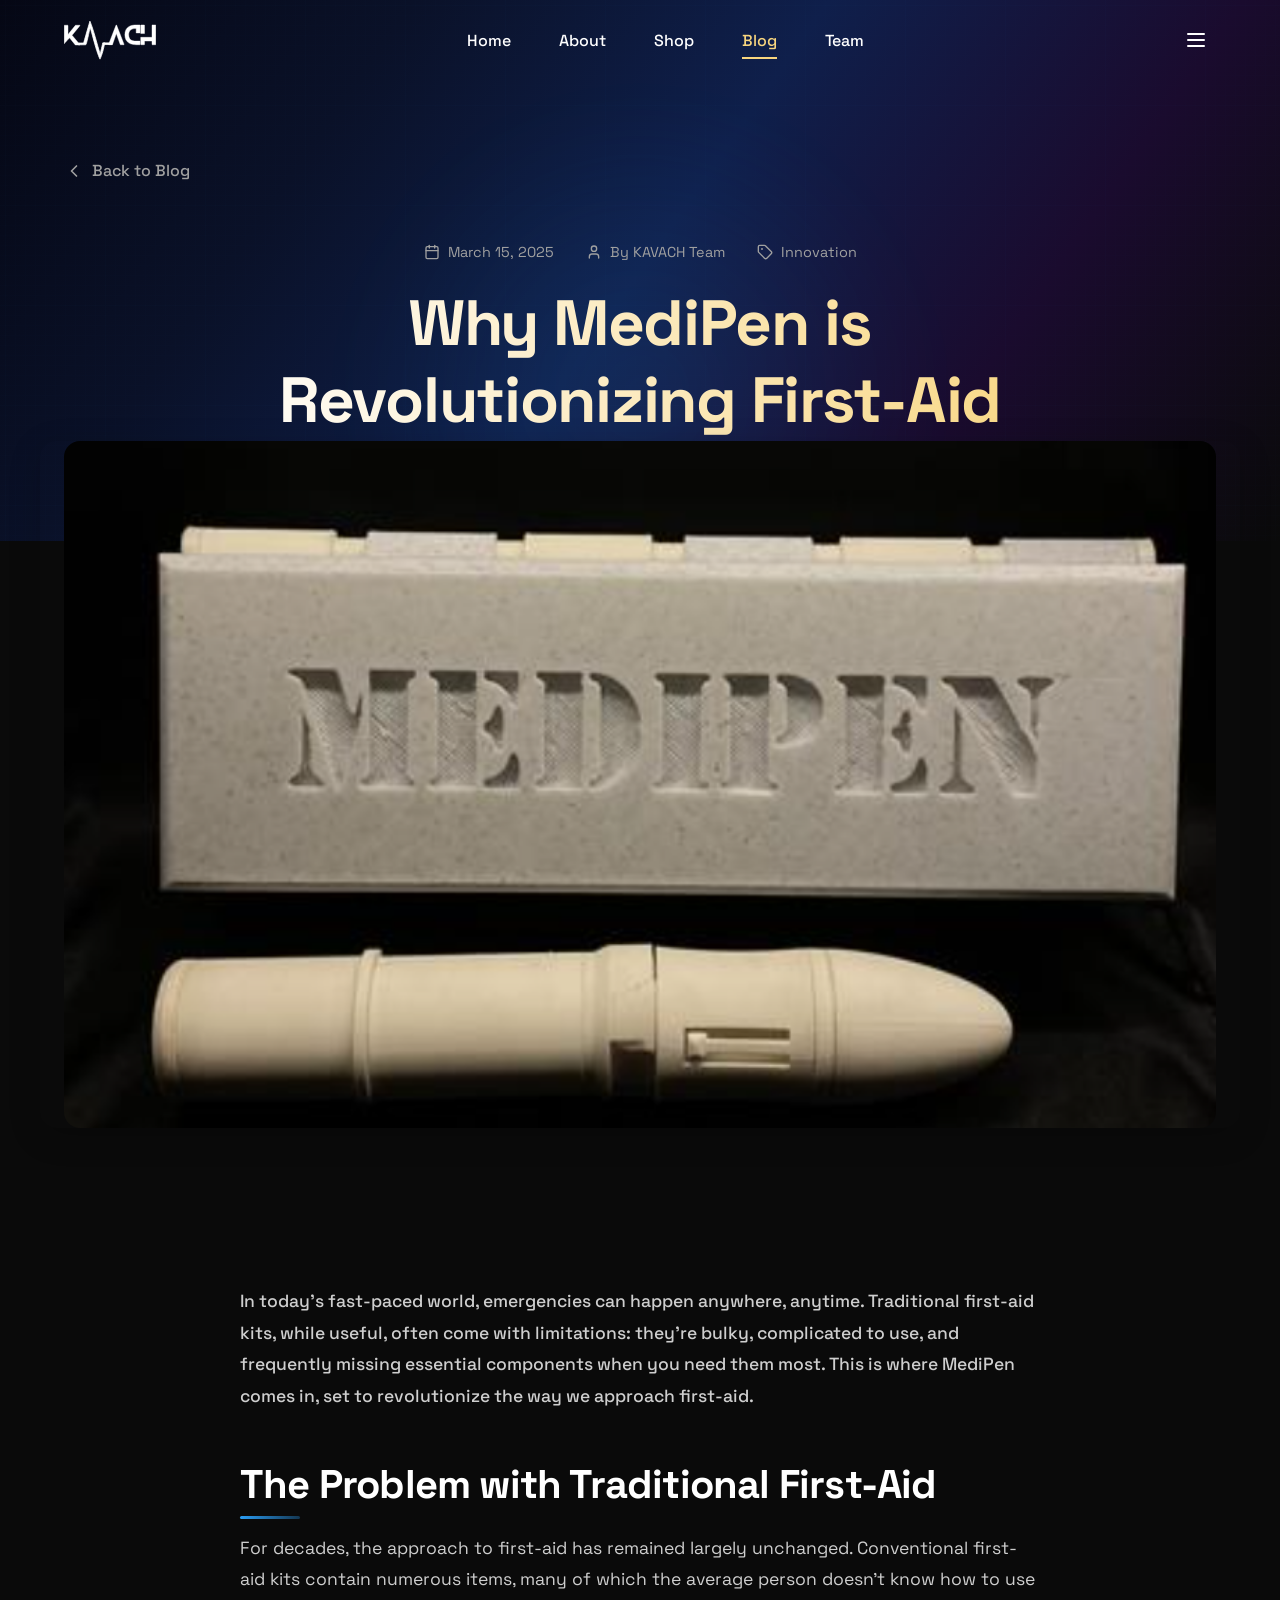
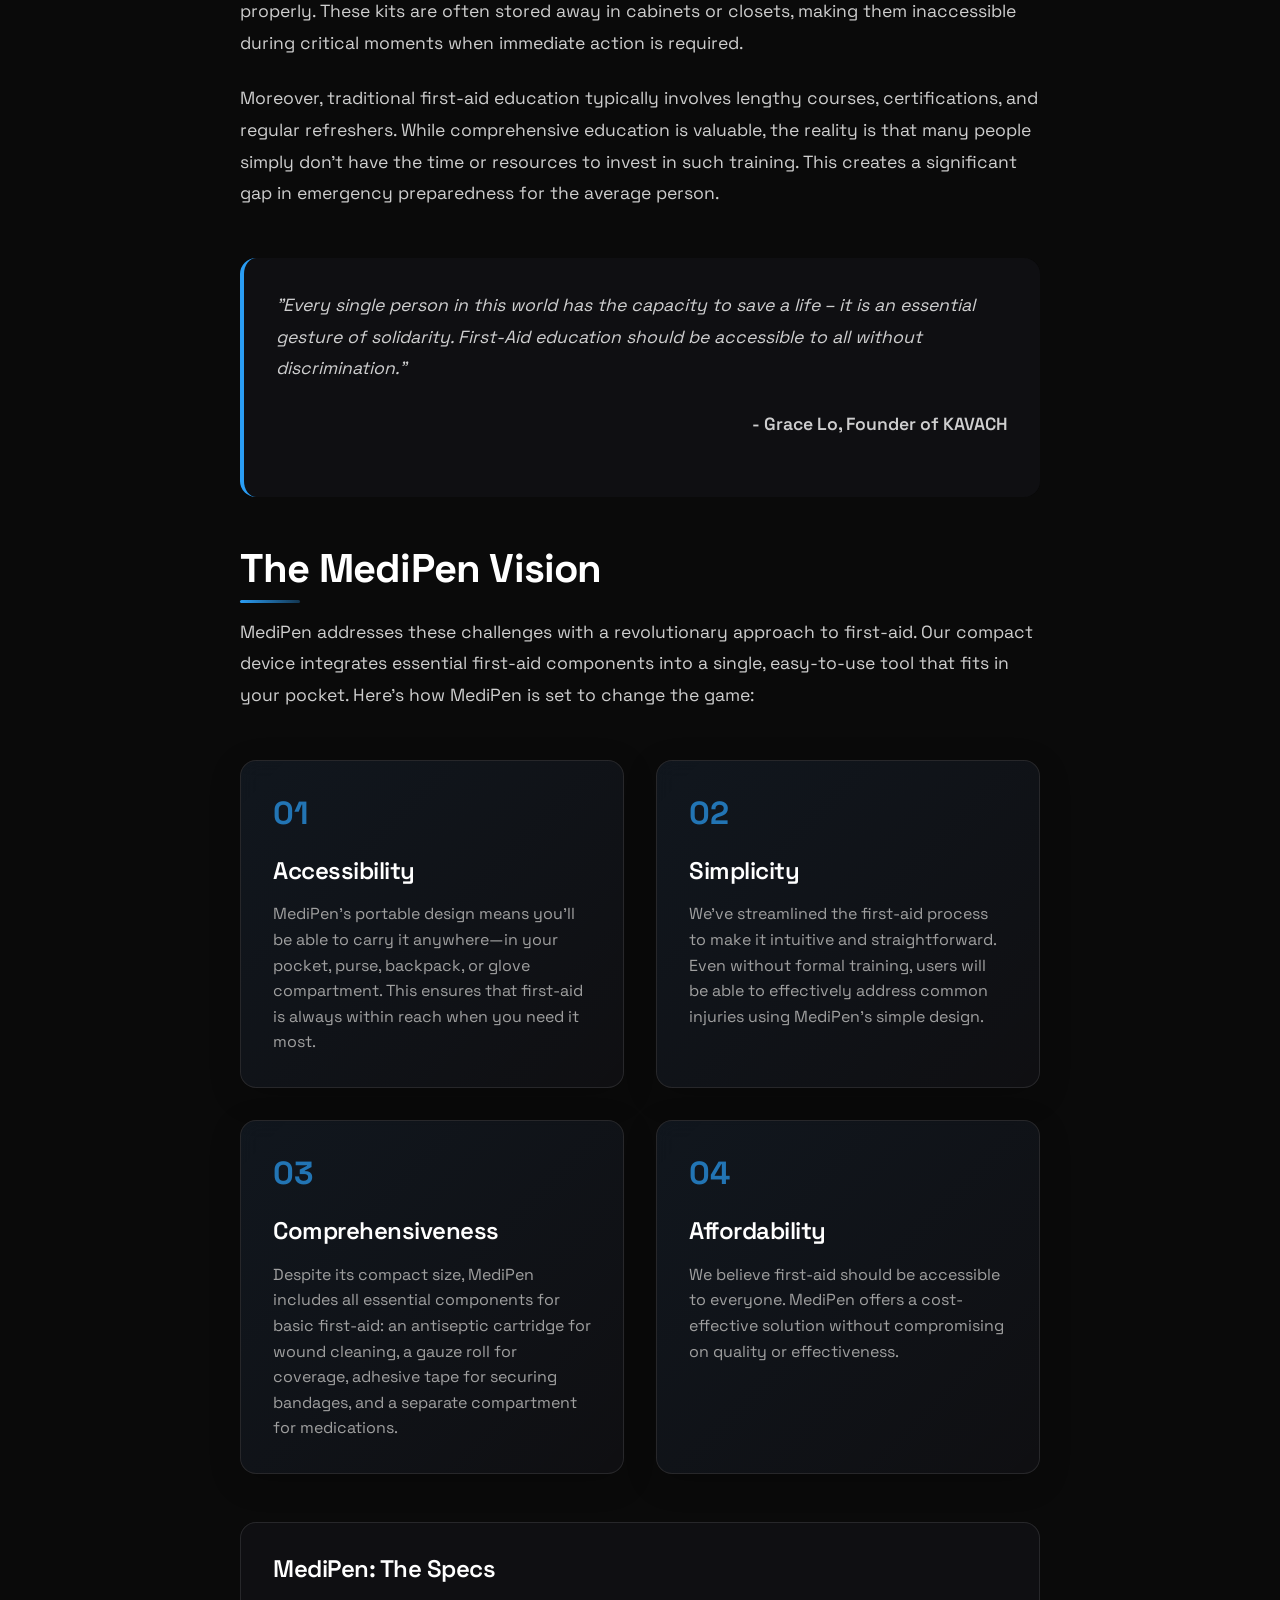
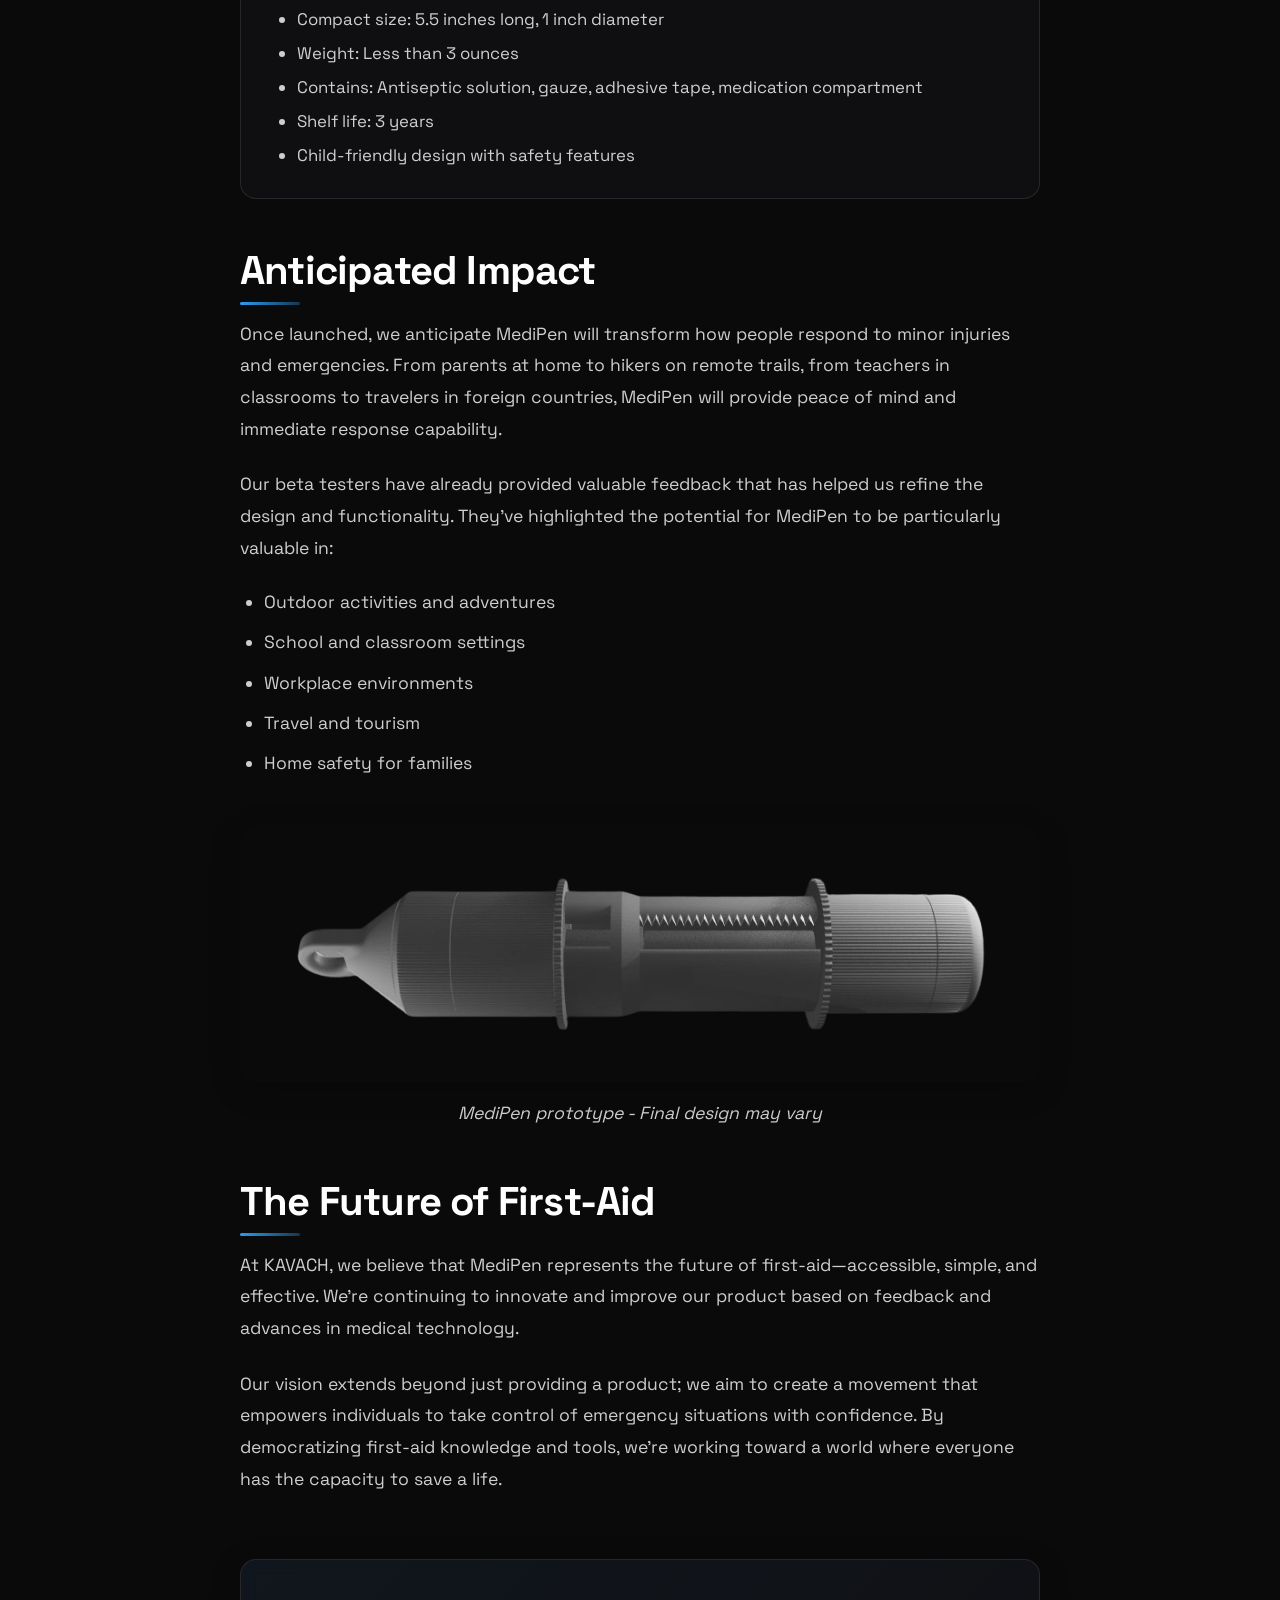
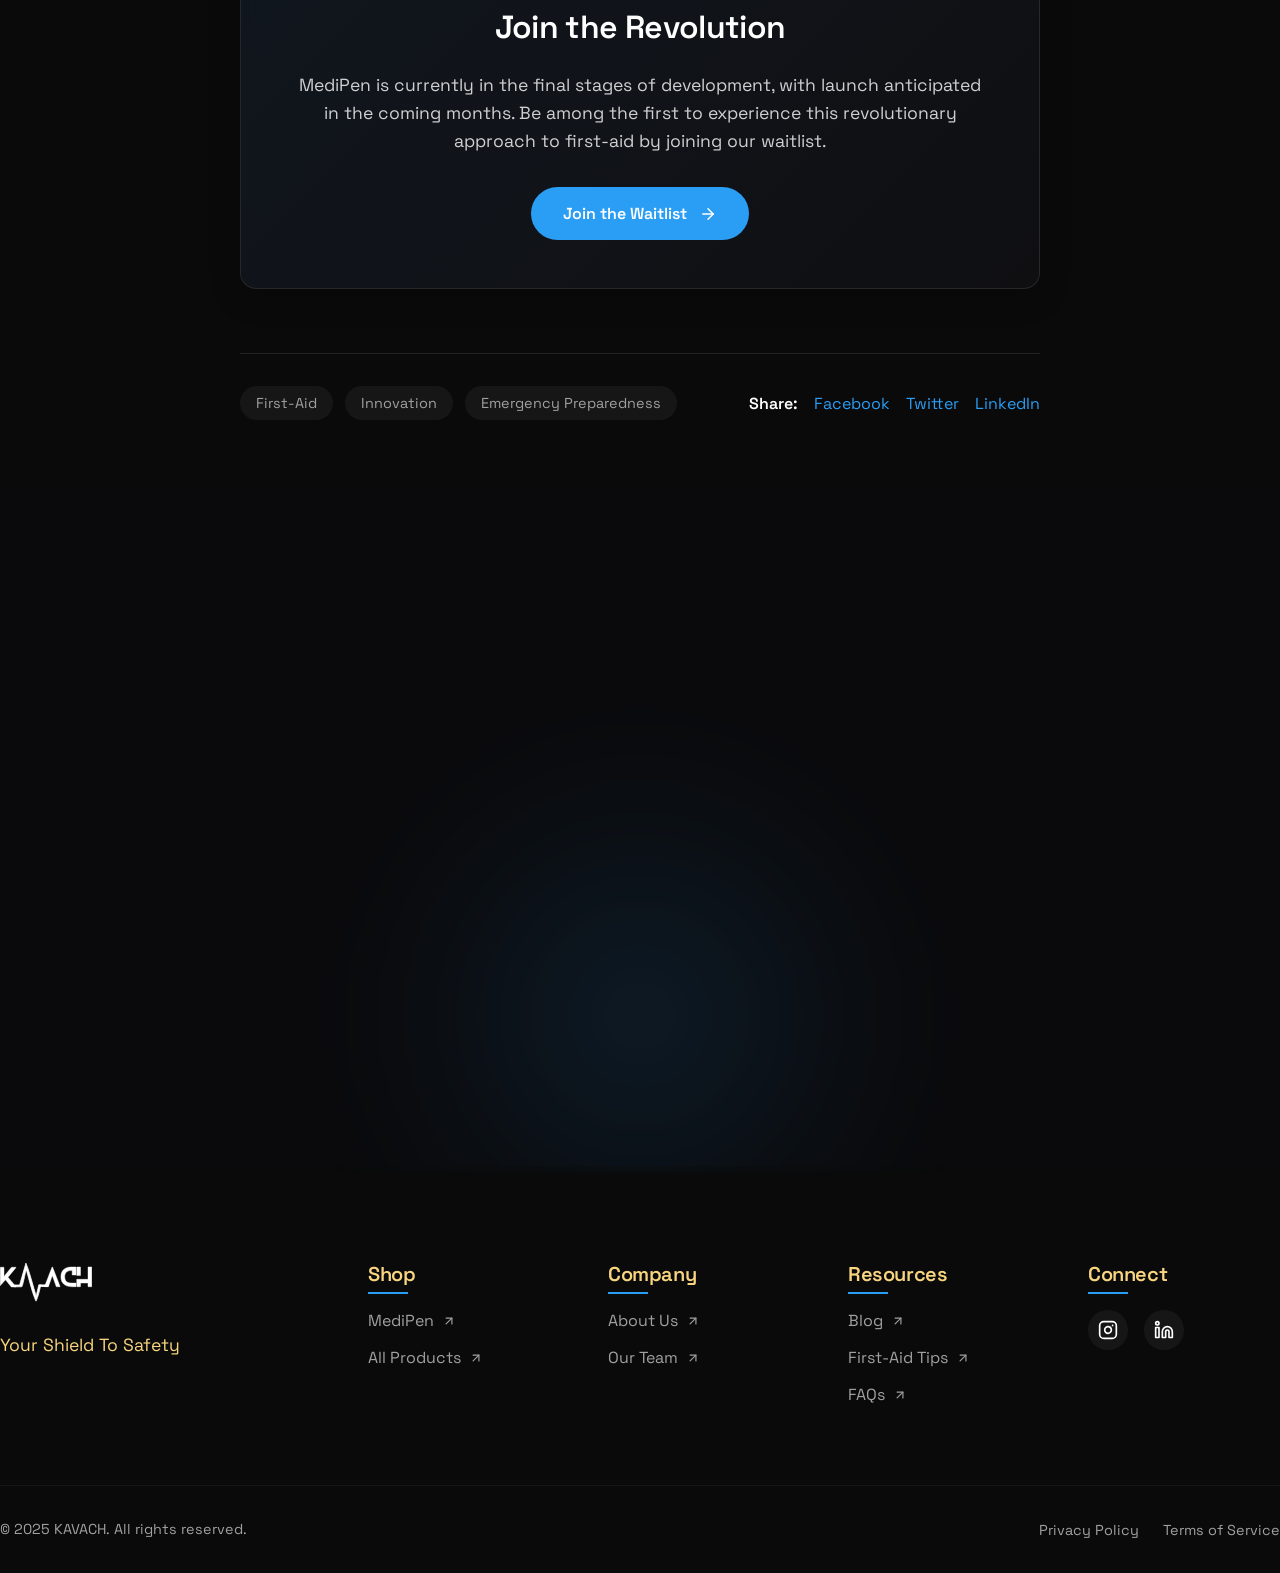
<file: blog/medipen-revolution.html>
<!DOCTYPE html><html lang="en" class="__variable_4bc053 dark"><head><meta charSet="utf-8"/><meta name="viewport" content="width=device-width, initial-scale=1"/><link rel="stylesheet" href="/_next/static/css/3713c3ca5439afed.css" data-precedence="next"/><link rel="stylesheet" href="/_next/static/css/b403c39ac866f606.css" data-precedence="next"/><link rel="preload" as="script" fetchPriority="low" href="/_next/static/chunks/webpack-1d7cb3acd55c6159.js"/><script src="/_next/static/chunks/4bd1b696-e49035dfb5db83da.js" async=""></script><script src="/_next/static/chunks/684-b1c9d5b3830c3c9f.js" async=""></script><script src="/_next/static/chunks/main-app-9e8fdaf64be143db.js" async=""></script><script src="/_next/static/chunks/63-d6bbb734152306ba.js" async=""></script><script src="/_next/static/chunks/874-f829e1f91ecfc8a6.js" async=""></script><script src="/_next/static/chunks/app/layout-0146c8c690b7cd65.js" async=""></script><script src="/_next/static/chunks/app/blog/medipen-revolution/page-302d70e06e4ec5b8.js" async=""></script><title>KAVACH - Your Shield To Safety</title><meta name="description" content="Transform your approach to First-Aid within seconds. No online course, no notes, no experience, no degree needed."/><link rel="icon" href="/favicon.ico" type="image/x-icon" sizes="16x16"/><script src="/_next/static/chunks/polyfills-42372ed130431b0a.js" noModule=""></script></head><body><div class="noise"></div><div class="gradient-bg"></div><div class="
    CursorEffect_cursor__Pjvpx 
    CursorEffect_hidden__ymcLm 
     
    
  " style="left:0px;top:0px"></div><div class="
    CursorEffect_cursorDot__WnnzS 
    CursorEffect_hidden__ymcLm 
     
    
  " style="left:0px;top:0px"></div><header class="Navbar_header__xPE0t "><div class="Navbar_container__2Cq63"><div class="Navbar_navbar__GrSXC"><a class="Navbar_logo__X4o9i" href="/"><img alt="KAVACH Logo" loading="lazy" width="120" height="40" decoding="async" data-nimg="1" class="Navbar_logoImage__msoFF" style="color:transparent" src="/placeholder.svg"/></a><nav class="Navbar_nav__yFFPE "><ul class="Navbar_navList__gzP7S"><li class="Navbar_navItem__Fpmiu"><a class="Navbar_navLink__16zHl " href="/"><span class="Navbar_navLinkText__b62dB">Home</span><span class="Navbar_navLinkLine__zmZC9"></span></a></li><li class="Navbar_navItem__Fpmiu"><a class="Navbar_navLink__16zHl " href="/about"><span class="Navbar_navLinkText__b62dB">About</span><span class="Navbar_navLinkLine__zmZC9"></span></a></li><li class="Navbar_navItem__Fpmiu"><a class="Navbar_navLink__16zHl " href="/shop"><span class="Navbar_navLinkText__b62dB">Shop</span><span class="Navbar_navLinkLine__zmZC9"></span></a></li><li class="Navbar_navItem__Fpmiu"><a class="Navbar_navLink__16zHl Navbar_activeLink__izzmo" href="/blog"><span class="Navbar_navLinkText__b62dB">Blog</span><span class="Navbar_navLinkLine__zmZC9"></span></a></li><li class="Navbar_navItem__Fpmiu"><a class="Navbar_navLink__16zHl " href="/team"><span class="Navbar_navLinkText__b62dB">Team</span><span class="Navbar_navLinkLine__zmZC9"></span></a></li></ul></nav><div class="Navbar_navRight__dp8Wr"><button class="Navbar_menuButton__yMNyJ" aria-label="Toggle menu"><svg xmlns="http://www.w3.org/2000/svg" width="24" height="24" viewBox="0 0 24 24" fill="none" stroke="currentColor" stroke-width="2" stroke-linecap="round" stroke-linejoin="round" class="lucide lucide-menu"><line x1="4" x2="20" y1="12" y2="12"></line><line x1="4" x2="20" y1="6" y2="6"></line><line x1="4" x2="20" y1="18" y2="18"></line></svg></button></div></div></div></header><main><!--$--><article class="post_blogPost__Mdh9A"><section class="post_postHero__mkdKo"><div class="post_container___9qh0"><a class="post_backLink__Q4dEa" href="/blog"><svg xmlns="http://www.w3.org/2000/svg" width="20" height="20" viewBox="0 0 24 24" fill="none" stroke="currentColor" stroke-width="2" stroke-linecap="round" stroke-linejoin="round" class="lucide lucide-chevron-left"><path d="m15 18-6-6 6-6"></path></svg><span>Back to Blog</span></a><div class="post_postHeader__lfBsp"><div class="post_postMeta__CmUnd"><div class="post_postDate__ZslgE"><svg xmlns="http://www.w3.org/2000/svg" width="16" height="16" viewBox="0 0 24 24" fill="none" stroke="currentColor" stroke-width="2" stroke-linecap="round" stroke-linejoin="round" class="lucide lucide-calendar"><path d="M8 2v4"></path><path d="M16 2v4"></path><rect width="18" height="18" x="3" y="4" rx="2"></rect><path d="M3 10h18"></path></svg><span>March 15, 2025</span></div><div class="post_postAuthor__K2_v0"><svg xmlns="http://www.w3.org/2000/svg" width="16" height="16" viewBox="0 0 24 24" fill="none" stroke="currentColor" stroke-width="2" stroke-linecap="round" stroke-linejoin="round" class="lucide lucide-user"><path d="M19 21v-2a4 4 0 0 0-4-4H9a4 4 0 0 0-4 4v2"></path><circle cx="12" cy="7" r="4"></circle></svg><span>By KAVACH Team</span></div><div class="post_postCategory__WsZdY"><svg xmlns="http://www.w3.org/2000/svg" width="16" height="16" viewBox="0 0 24 24" fill="none" stroke="currentColor" stroke-width="2" stroke-linecap="round" stroke-linejoin="round" class="lucide lucide-tag"><path d="M12.586 2.586A2 2 0 0 0 11.172 2H4a2 2 0 0 0-2 2v7.172a2 2 0 0 0 .586 1.414l8.704 8.704a2.426 2.426 0 0 0 3.42 0l6.58-6.58a2.426 2.426 0 0 0 0-3.42z"></path><circle cx="7.5" cy="7.5" r=".5" fill="currentColor"></circle></svg><span>Innovation</span></div></div><h1 class="post_postTitle__dFBz_">Why MediPen is Revolutionizing First-Aid</h1><div class="post_postActions__UvWWx"><button class="post_actionButton__zIgur"><svg xmlns="http://www.w3.org/2000/svg" width="18" height="18" viewBox="0 0 24 24" fill="none" stroke="currentColor" stroke-width="2" stroke-linecap="round" stroke-linejoin="round" class="lucide lucide-share2"><circle cx="18" cy="5" r="3"></circle><circle cx="6" cy="12" r="3"></circle><circle cx="18" cy="19" r="3"></circle><line x1="8.59" x2="15.42" y1="13.51" y2="17.49"></line><line x1="15.41" x2="8.59" y1="6.51" y2="10.49"></line></svg><span>Share</span></button><button class="post_actionButton__zIgur"><svg xmlns="http://www.w3.org/2000/svg" width="18" height="18" viewBox="0 0 24 24" fill="none" stroke="currentColor" stroke-width="2" stroke-linecap="round" stroke-linejoin="round" class="lucide lucide-message-circle"><path d="M7.9 20A9 9 0 1 0 4 16.1L2 22Z"></path></svg><span>Comment</span></button><button class="post_actionButton__zIgur"><svg xmlns="http://www.w3.org/2000/svg" width="18" height="18" viewBox="0 0 24 24" fill="none" stroke="currentColor" stroke-width="2" stroke-linecap="round" stroke-linejoin="round" class="lucide lucide-heart"><path d="M19 14c1.49-1.46 3-3.21 3-5.5A5.5 5.5 0 0 0 16.5 3c-1.76 0-3 .5-4.5 2-1.5-1.5-2.74-2-4.5-2A5.5 5.5 0 0 0 2 8.5c0 2.3 1.5 4.05 3 5.5l7 7Z"></path></svg><span>Like</span></button></div></div></div><div class="post_heroGlow___Jq6A"></div><div class="post_heroMesh__VbOH_"></div></section><div class="post_featuredImageContainer__ZnGwq"><div class="post_featuredImageWrapper__n8Hwf"><img alt="MediPen revolutionizing first-aid" loading="lazy" width="1200" height="500" decoding="async" data-nimg="1" class="post_featuredImage__db1vy" style="color:transparent" src="/mp-rev.png?height=500&amp;width=1200"/><div class="post_imageGlow__fsxAV"></div></div></div><section class="post_postContent__N7G_D"><div class="post_container___9qh0"><div class="post_contentWrapper__CGhRc"><p class="post_leadParagraph__Uxexj">In today&#x27;s fast-paced world, emergencies can happen anywhere, anytime. Traditional first-aid kits, while useful, often come with limitations: they&#x27;re bulky, complicated to use, and frequently missing essential components when you need them most. This is where MediPen comes in, set to revolutionize the way we approach first-aid.</p><h2>The Problem with Traditional First-Aid</h2><p>For decades, the approach to first-aid has remained largely unchanged. Conventional first-aid kits contain numerous items, many of which the average person doesn&#x27;t know how to use properly. These kits are often stored away in cabinets or closets, making them inaccessible during critical moments when immediate action is required.</p><p>Moreover, traditional first-aid education typically involves lengthy courses, certifications, and regular refreshers. While comprehensive education is valuable, the reality is that many people simply don&#x27;t have the time or resources to invest in such training. This creates a significant gap in emergency preparedness for the average person.</p><div class="post_quoteBlock__CbqLm"><p class="post_quote__DXg9g">&quot;Every single person in this world has the capacity to save a life – it is an essential gesture of solidarity. First-Aid education should be accessible to all without discrimination.&quot;</p><p class="post_quoteAuthor__WqZGk">- Grace Lo, Founder of KAVACH</p></div><h2>The MediPen Vision</h2><p>MediPen addresses these challenges with a revolutionary approach to first-aid. Our compact device integrates essential first-aid components into a single, easy-to-use tool that fits in your pocket. Here&#x27;s how MediPen is set to change the game:</p><div class="post_featureGrid__C8X5G"><div class="post_featureCard__kFm5d"><div class="post_featureIcon__EvcnU">01</div><h3>Accessibility</h3><p>MediPen&#x27;s portable design means you&#x27;ll be able to carry it anywhere—in your pocket, purse, backpack, or glove compartment. This ensures that first-aid is always within reach when you need it most.</p></div><div class="post_featureCard__kFm5d"><div class="post_featureIcon__EvcnU">02</div><h3>Simplicity</h3><p>We&#x27;ve streamlined the first-aid process to make it intuitive and straightforward. Even without formal training, users will be able to effectively address common injuries using MediPen&#x27;s simple design.</p></div><div class="post_featureCard__kFm5d"><div class="post_featureIcon__EvcnU">03</div><h3>Comprehensiveness</h3><p>Despite its compact size, MediPen includes all essential components for basic first-aid: an antiseptic cartridge for wound cleaning, a gauze roll for coverage, adhesive tape for securing bandages, and a separate compartment for medications.</p></div><div class="post_featureCard__kFm5d"><div class="post_featureIcon__EvcnU">04</div><h3>Affordability</h3><p>We believe first-aid should be accessible to everyone. MediPen offers a cost-effective solution without compromising on quality or effectiveness.</p></div></div><div class="post_callout__L0pxe"><h3>MediPen: The Specs</h3><ul><li>Compact size: 5.5 inches long, 1 inch diameter</li><li>Weight: Less than 3 ounces</li><li>Contains: Antiseptic solution, gauze, adhesive tape, medication compartment</li><li>Shelf life: 3 years</li><li>Child-friendly design with safety features</li></ul></div><h2>Anticipated Impact</h2><p>Once launched, we anticipate MediPen will transform how people respond to minor injuries and emergencies. From parents at home to hikers on remote trails, from teachers in classrooms to travelers in foreign countries, MediPen will provide peace of mind and immediate response capability.</p><p>Our beta testers have already provided valuable feedback that has helped us refine the design and functionality. They&#x27;ve highlighted the potential for MediPen to be particularly valuable in:</p><ul class="post_bulletList__CBTrk"><li>Outdoor activities and adventures</li><li>School and classroom settings</li><li>Workplace environments</li><li>Travel and tourism</li><li>Home safety for families</li></ul><div class="post_imageBlock__H4EMA"><div class="post_imageWrapper__pCRsG"><img alt="MediPen prototype" loading="lazy" width="800" height="400" decoding="async" data-nimg="1" class="post_contentImage__aFans" style="color:transparent" src="/mp.png?height=400&amp;width=800"/><div class="post_imageGlow__fsxAV"></div></div><p class="post_imageCaption__dCI_t">MediPen prototype - Final design may vary</p></div><h2>The Future of First-Aid</h2><p>At KAVACH, we believe that MediPen represents the future of first-aid—accessible, simple, and effective. We&#x27;re continuing to innovate and improve our product based on feedback and advances in medical technology.</p><p>Our vision extends beyond just providing a product; we aim to create a movement that empowers individuals to take control of emergency situations with confidence. By democratizing first-aid knowledge and tools, we&#x27;re working toward a world where everyone has the capacity to save a life.</p><div class="post_conclusion__WNrOn"><h3>Join the Revolution</h3><p>MediPen is currently in the final stages of development, with launch anticipated in the coming months. Be among the first to experience this revolutionary approach to first-aid by joining our waitlist.</p><a class="post_ctaButton__SOHjB" href="/shop/medipen"><span>Join the Waitlist</span><svg xmlns="http://www.w3.org/2000/svg" width="18" height="18" viewBox="0 0 24 24" fill="none" stroke="currentColor" stroke-width="2" stroke-linecap="round" stroke-linejoin="round" class="lucide lucide-arrow-right post_buttonIcon__U94t6"><path d="M5 12h14"></path><path d="m12 5 7 7-7 7"></path></svg></a></div><div class="post_postFooter__xRNVT"><div class="post_tags__MFuF0"><span class="post_tag__SWhwv">First-Aid</span><span class="post_tag__SWhwv">Innovation</span><span class="post_tag__SWhwv">Emergency Preparedness</span></div><div class="post_shareLinks__poraN"><span class="post_shareText__0H_AT">Share:</span><a href="#" class="post_shareLink__IAF2l">Facebook</a><a href="#" class="post_shareLink__IAF2l">Twitter</a><a href="#" class="post_shareLink__IAF2l">LinkedIn</a></div></div></div></div></section><section class="post_relatedPosts__NpSaU"><div class="post_container___9qh0"><h2 class="post_relatedTitle__Uu_oj">Related Articles</h2><div class="post_relatedGrid__OkkvA"><div class="post_relatedCard__8WoVP"><div class="post_relatedImage__0_DiP"><div class="post_imageWrapper__pCRsG"><img alt="MediPen vs Traditional First-Aid Kits" loading="lazy" width="300" height="200" decoding="async" data-nimg="1" class="post_image__vRGyA" style="color:transparent" src="/placeholder.svg?height=200&amp;width=300"/><div class="post_imageGlow__fsxAV"></div></div></div><div class="post_relatedContent__Elp09"><div class="post_relatedMeta__7wdEM"><svg xmlns="http://www.w3.org/2000/svg" width="14" height="14" viewBox="0 0 24 24" fill="none" stroke="currentColor" stroke-width="2" stroke-linecap="round" stroke-linejoin="round" class="lucide lucide-calendar"><path d="M8 2v4"></path><path d="M16 2v4"></path><rect width="18" height="18" x="3" y="4" rx="2"></rect><path d="M3 10h18"></path></svg><span>March 8, 2025</span></div><h3 class="post_relatedPostTitle__oJ7xg"><a href="/blog/medipen-vs-traditional">5 Reasons MediPen Outperforms Traditional First-Aid Kits</a></h3><a class="post_readMore__WyZwp" href="/blog/medipen-vs-traditional"><span>Read Article</span><svg xmlns="http://www.w3.org/2000/svg" width="14" height="14" viewBox="0 0 24 24" fill="none" stroke="currentColor" stroke-width="2" stroke-linecap="round" stroke-linejoin="round" class="lucide lucide-arrow-right"><path d="M5 12h14"></path><path d="m12 5 7 7-7 7"></path></svg></a></div></div><div class="post_relatedCard__8WoVP"><div class="post_relatedImage__0_DiP"><div class="post_imageWrapper__pCRsG"><img alt="MediPen success stories" loading="lazy" width="300" height="200" decoding="async" data-nimg="1" class="post_image__vRGyA" style="color:transparent" src="/placeholder.svg?height=200&amp;width=300"/><div class="post_imageGlow__fsxAV"></div></div></div><div class="post_relatedContent__Elp09"><div class="post_relatedMeta__7wdEM"><svg xmlns="http://www.w3.org/2000/svg" width="14" height="14" viewBox="0 0 24 24" fill="none" stroke="currentColor" stroke-width="2" stroke-linecap="round" stroke-linejoin="round" class="lucide lucide-calendar"><path d="M8 2v4"></path><path d="M16 2v4"></path><rect width="18" height="18" x="3" y="4" rx="2"></rect><path d="M3 10h18"></path></svg><span>March 1, 2025</span></div><h3 class="post_relatedPostTitle__oJ7xg"><a href="/blog/medipen-stories">Real Stories: How MediPen Could Save The Day</a></h3><a class="post_readMore__WyZwp" href="/blog/medipen-stories"><span>Read Article</span><svg xmlns="http://www.w3.org/2000/svg" width="14" height="14" viewBox="0 0 24 24" fill="none" stroke="currentColor" stroke-width="2" stroke-linecap="round" stroke-linejoin="round" class="lucide lucide-arrow-right"><path d="M5 12h14"></path><path d="m12 5 7 7-7 7"></path></svg></a></div></div></div></div><div class="post_relatedGlow__PMHUF"></div></section></article><!--/$--></main><footer class="Footer_footer__pQtti"><div class="Footer_footerGlow__wpmZM"></div><div><div class="Footer_footerContent__yAl3k"><div class="Footer_footerLogo__4BA6d"><a href="/"><img alt="KAVACH Logo" loading="lazy" width="120" height="40" decoding="async" data-nimg="1" class="Footer_logoImage__WD24i" style="color:transparent" src="/placeholder.svg?height=40&amp;width=120"/></a><p class="Footer_footerTagline__jv0tL">Your Shield To Safety</p></div><div class="Footer_footerLinks__M17kI"><div class="Footer_footerSection__UvV_8"><h3 class="Footer_footerHeading__3uvto">Shop</h3><ul class="Footer_footerList__szIDW"><li><a class="Footer_footerLink__xz_wT" href="/shop/medipen"><span>MediPen</span><svg xmlns="http://www.w3.org/2000/svg" width="14" height="14" viewBox="0 0 24 24" fill="none" stroke="currentColor" stroke-width="2" stroke-linecap="round" stroke-linejoin="round" class="lucide lucide-arrow-up-right Footer_linkIcon__fj_x_"><path d="M7 7h10v10"></path><path d="M7 17 17 7"></path></svg></a></li><li><a class="Footer_footerLink__xz_wT" href="/shop"><span>All Products</span><svg xmlns="http://www.w3.org/2000/svg" width="14" height="14" viewBox="0 0 24 24" fill="none" stroke="currentColor" stroke-width="2" stroke-linecap="round" stroke-linejoin="round" class="lucide lucide-arrow-up-right Footer_linkIcon__fj_x_"><path d="M7 7h10v10"></path><path d="M7 17 17 7"></path></svg></a></li></ul></div><div class="Footer_footerSection__UvV_8"><h3 class="Footer_footerHeading__3uvto">Company</h3><ul class="Footer_footerList__szIDW"><li><a class="Footer_footerLink__xz_wT" href="/about"><span>About Us</span><svg xmlns="http://www.w3.org/2000/svg" width="14" height="14" viewBox="0 0 24 24" fill="none" stroke="currentColor" stroke-width="2" stroke-linecap="round" stroke-linejoin="round" class="lucide lucide-arrow-up-right Footer_linkIcon__fj_x_"><path d="M7 7h10v10"></path><path d="M7 17 17 7"></path></svg></a></li><li><a class="Footer_footerLink__xz_wT" href="/team"><span>Our Team</span><svg xmlns="http://www.w3.org/2000/svg" width="14" height="14" viewBox="0 0 24 24" fill="none" stroke="currentColor" stroke-width="2" stroke-linecap="round" stroke-linejoin="round" class="lucide lucide-arrow-up-right Footer_linkIcon__fj_x_"><path d="M7 7h10v10"></path><path d="M7 17 17 7"></path></svg></a></li></ul></div><div class="Footer_footerSection__UvV_8"><h3 class="Footer_footerHeading__3uvto">Resources</h3><ul class="Footer_footerList__szIDW"><li><a class="Footer_footerLink__xz_wT" href="/blog"><span>Blog</span><svg xmlns="http://www.w3.org/2000/svg" width="14" height="14" viewBox="0 0 24 24" fill="none" stroke="currentColor" stroke-width="2" stroke-linecap="round" stroke-linejoin="round" class="lucide lucide-arrow-up-right Footer_linkIcon__fj_x_"><path d="M7 7h10v10"></path><path d="M7 17 17 7"></path></svg></a></li><li><a class="Footer_footerLink__xz_wT" href="/shop/medipen#howToUse"><span>First-Aid Tips</span><svg xmlns="http://www.w3.org/2000/svg" width="14" height="14" viewBox="0 0 24 24" fill="none" stroke="currentColor" stroke-width="2" stroke-linecap="round" stroke-linejoin="round" class="lucide lucide-arrow-up-right Footer_linkIcon__fj_x_"><path d="M7 7h10v10"></path><path d="M7 17 17 7"></path></svg></a></li><li><a class="Footer_footerLink__xz_wT" href="/shop/medipen#faq"><span>FAQs</span><svg xmlns="http://www.w3.org/2000/svg" width="14" height="14" viewBox="0 0 24 24" fill="none" stroke="currentColor" stroke-width="2" stroke-linecap="round" stroke-linejoin="round" class="lucide lucide-arrow-up-right Footer_linkIcon__fj_x_"><path d="M7 7h10v10"></path><path d="M7 17 17 7"></path></svg></a></li></ul></div><div class="Footer_footerSection__UvV_8"><h3 class="Footer_footerHeading__3uvto">Connect</h3><div class="Footer_socialLinks__tA7gt"><a href="https://www.instagram.com/kavach_co/" class="Footer_socialLink__hPzxm" aria-label="Instagram"><svg xmlns="http://www.w3.org/2000/svg" width="20" height="20" viewBox="0 0 24 24" fill="none" stroke="currentColor" stroke-width="2" stroke-linecap="round" stroke-linejoin="round" class="lucide lucide-instagram"><rect width="20" height="20" x="2" y="2" rx="5" ry="5"></rect><path d="M16 11.37A4 4 0 1 1 12.63 8 4 4 0 0 1 16 11.37z"></path><line x1="17.5" x2="17.51" y1="6.5" y2="6.5"></line></svg></a><a href="https://www.linkedin.com/in/kavach-%E2%A0%80-445419328/" class="Footer_socialLink__hPzxm" aria-label="LinkedIn"><svg xmlns="http://www.w3.org/2000/svg" width="20" height="20" viewBox="0 0 24 24" fill="none" stroke="currentColor" stroke-width="2" stroke-linecap="round" stroke-linejoin="round" class="lucide lucide-linkedin"><path d="M16 8a6 6 0 0 1 6 6v7h-4v-7a2 2 0 0 0-2-2 2 2 0 0 0-2 2v7h-4v-7a6 6 0 0 1 6-6z"></path><rect width="4" height="12" x="2" y="9"></rect><circle cx="4" cy="4" r="2"></circle></svg></a></div></div></div></div><div class="Footer_footerBottom__YIYBj"><p class="Footer_copyright__j4atB">© <!-- -->2025<!-- --> KAVACH. All rights reserved.</p><div class="Footer_footerBottomLinks__w8bl5"><a class="Footer_footerBottomLink__6kjUD" href="#">Privacy Policy</a><a class="Footer_footerBottomLink__6kjUD" href="#">Terms of Service</a></div></div></div></footer><script src="/_next/static/chunks/webpack-1d7cb3acd55c6159.js" async=""></script><script>(self.__next_f=self.__next_f||[]).push([0])</script><script>self.__next_f.push([1,"1:\"$Sreact.fragment\"\n2:I[7026,[\"63\",\"static/chunks/63-d6bbb734152306ba.js\",\"874\",\"static/chunks/874-f829e1f91ecfc8a6.js\",\"177\",\"static/chunks/app/layout-0146c8c690b7cd65.js\"],\"default\"]\n3:I[4315,[\"63\",\"static/chunks/63-d6bbb734152306ba.js\",\"874\",\"static/chunks/874-f829e1f91ecfc8a6.js\",\"177\",\"static/chunks/app/layout-0146c8c690b7cd65.js\"],\"default\"]\n4:I[7555,[],\"\"]\n5:I[1295,[],\"\"]\n6:I[6874,[\"63\",\"static/chunks/63-d6bbb734152306ba.js\",\"874\",\"static/chunks/874-f829e1f91ecfc8a6.js\",\"177\",\"static/chunks/app/layout-0146c8c690b7cd65.js\"],\"\"]\n7:I[3063,[\"63\",\"static/chunks/63-d6bbb734152306ba.js\",\"874\",\"static/chunks/874-f829e1f91ecfc8a6.js\",\"177\",\"static/chunks/app/layout-0146c8c690b7cd65.js\"],\"Image\"]\n8:I[894,[],\"ClientPageRoot\"]\n9:I[1417,[\"63\",\"static/chunks/63-d6bbb734152306ba.js\",\"874\",\"static/chunks/874-f829e1f91ecfc8a6.js\",\"380\",\"static/chunks/app/blog/medipen-revolution/page-302d70e06e4ec5b8.js\"],\"default\"]\nc:I[9665,[],\"OutletBoundary\"]\nf:I[9665,[],\"ViewportBoundary\"]\n11:I[9665,[],\"MetadataBoundary\"]\n13:I[6614,[],\"\"]\n:HL[\"/_next/static/css/3713c3ca5439afed.css\",\"style\"]\n:HL[\"/_next/static/css/b403c39ac866f606.css\",\"style\"]\n"])</script><script>self.__next_f.push([1,"0:{\"P\":null,\"b\":\"6KrknHz_nryDYGiw8LR-I\",\"p\":\"\",\"c\":[\"\",\"blog\",\"medipen-revolution\"],\"i\":false,\"f\":[[[\"\",{\"children\":[\"blog\",{\"children\":[\"medipen-revolution\",{\"children\":[\"__PAGE__\",{}]}]}]},\"$undefined\",\"$undefined\",true],[\"\",[\"$\",\"$1\",\"c\",{\"children\":[[[\"$\",\"link\",\"0\",{\"rel\":\"stylesheet\",\"href\":\"/_next/static/css/3713c3ca5439afed.css\",\"precedence\":\"next\",\"crossOrigin\":\"$undefined\",\"nonce\":\"$undefined\"}]],[\"$\",\"html\",null,{\"lang\":\"en\",\"className\":\"__variable_4bc053 dark\",\"children\":[\"$\",\"body\",null,{\"children\":[[\"$\",\"div\",null,{\"className\":\"noise\"}],[\"$\",\"div\",null,{\"className\":\"gradient-bg\"}],[\"$\",\"$L2\",null,{}],[\"$\",\"$L3\",null,{}],[\"$\",\"main\",null,{\"children\":[\"$\",\"$L4\",null,{\"parallelRouterKey\":\"children\",\"error\":\"$undefined\",\"errorStyles\":\"$undefined\",\"errorScripts\":\"$undefined\",\"template\":[\"$\",\"$L5\",null,{}],\"templateStyles\":\"$undefined\",\"templateScripts\":\"$undefined\",\"notFound\":[[[\"$\",\"title\",null,{\"children\":\"404: This page could not be found.\"}],[\"$\",\"div\",null,{\"style\":{\"fontFamily\":\"system-ui,\\\"Segoe UI\\\",Roboto,Helvetica,Arial,sans-serif,\\\"Apple Color Emoji\\\",\\\"Segoe UI Emoji\\\"\",\"height\":\"100vh\",\"textAlign\":\"center\",\"display\":\"flex\",\"flexDirection\":\"column\",\"alignItems\":\"center\",\"justifyContent\":\"center\"},\"children\":[\"$\",\"div\",null,{\"children\":[[\"$\",\"style\",null,{\"dangerouslySetInnerHTML\":{\"__html\":\"body{color:#000;background:#fff;margin:0}.next-error-h1{border-right:1px solid rgba(0,0,0,.3)}@media (prefers-color-scheme:dark){body{color:#fff;background:#000}.next-error-h1{border-right:1px solid rgba(255,255,255,.3)}}\"}}],[\"$\",\"h1\",null,{\"className\":\"next-error-h1\",\"style\":{\"display\":\"inline-block\",\"margin\":\"0 20px 0 0\",\"padding\":\"0 23px 0 0\",\"fontSize\":24,\"fontWeight\":500,\"verticalAlign\":\"top\",\"lineHeight\":\"49px\"},\"children\":404}],[\"$\",\"div\",null,{\"style\":{\"display\":\"inline-block\"},\"children\":[\"$\",\"h2\",null,{\"style\":{\"fontSize\":14,\"fontWeight\":400,\"lineHeight\":\"49px\",\"margin\":0},\"children\":\"This page could not be found.\"}]}]]}]}]],[]],\"forbidden\":\"$undefined\",\"unauthorized\":\"$undefined\"}]}],[\"$\",\"footer\",null,{\"className\":\"Footer_footer__pQtti\",\"children\":[[\"$\",\"div\",null,{\"className\":\"Footer_footerGlow__wpmZM\"}],[\"$\",\"div\",null,{\"className\":\"$undefined\",\"children\":[[\"$\",\"div\",null,{\"className\":\"Footer_footerContent__yAl3k\",\"children\":[[\"$\",\"div\",null,{\"className\":\"Footer_footerLogo__4BA6d\",\"children\":[[\"$\",\"$L6\",null,{\"href\":\"/\",\"children\":[\"$\",\"$L7\",null,{\"src\":\"/placeholder.svg?height=40\u0026width=120\",\"alt\":\"KAVACH Logo\",\"width\":120,\"height\":40,\"className\":\"Footer_logoImage__WD24i\"}]}],[\"$\",\"p\",null,{\"className\":\"Footer_footerTagline__jv0tL\",\"children\":\"Your Shield To Safety\"}]]}],[\"$\",\"div\",null,{\"className\":\"Footer_footerLinks__M17kI\",\"children\":[[\"$\",\"div\",null,{\"className\":\"Footer_footerSection__UvV_8\",\"children\":[[\"$\",\"h3\",null,{\"className\":\"Footer_footerHeading__3uvto\",\"children\":\"Shop\"}],[\"$\",\"ul\",null,{\"className\":\"Footer_footerList__szIDW\",\"children\":[[\"$\",\"li\",null,{\"children\":[\"$\",\"$L6\",null,{\"href\":\"/shop/medipen\",\"className\":\"Footer_footerLink__xz_wT\",\"children\":[[\"$\",\"span\",null,{\"children\":\"MediPen\"}],[\"$\",\"svg\",null,{\"ref\":\"$undefined\",\"xmlns\":\"http://www.w3.org/2000/svg\",\"width\":14,\"height\":14,\"viewBox\":\"0 0 24 24\",\"fill\":\"none\",\"stroke\":\"currentColor\",\"strokeWidth\":2,\"strokeLinecap\":\"round\",\"strokeLinejoin\":\"round\",\"className\":\"lucide lucide-arrow-up-right Footer_linkIcon__fj_x_\",\"children\":[[\"$\",\"path\",\"1tivn9\",{\"d\":\"M7 7h10v10\"}],[\"$\",\"path\",\"1vkiza\",{\"d\":\"M7 17 17 7\"}],\"$undefined\"]}]]}]}],[\"$\",\"li\",null,{\"children\":[\"$\",\"$L6\",null,{\"href\":\"/shop\",\"className\":\"Footer_footerLink__xz_wT\",\"children\":[[\"$\",\"span\",null,{\"children\":\"All Products\"}],[\"$\",\"svg\",null,{\"ref\":\"$undefined\",\"xmlns\":\"http://www.w3.org/2000/svg\",\"width\":14,\"height\":14,\"viewBox\":\"0 0 24 24\",\"fill\":\"none\",\"stroke\":\"currentColor\",\"strokeWidth\":2,\"strokeLinecap\":\"round\",\"strokeLinejoin\":\"round\",\"className\":\"lucide lucide-arrow-up-right Footer_linkIcon__fj_x_\",\"children\":[[\"$\",\"path\",\"1tivn9\",{\"d\":\"M7 7h10v10\"}],[\"$\",\"path\",\"1vkiza\",{\"d\":\"M7 17 17 7\"}],\"$undefined\"]}]]}]}]]}]]}],[\"$\",\"div\",null,{\"className\":\"Footer_footerSection__UvV_8\",\"children\":[[\"$\",\"h3\",null,{\"className\":\"Footer_footerHeading__3uvto\",\"children\":\"Company\"}],[\"$\",\"ul\",null,{\"className\":\"Footer_footerList__szIDW\",\"children\":[[\"$\",\"li\",null,{\"children\":[\"$\",\"$L6\",null,{\"href\":\"/about\",\"className\":\"Footer_footerLink__xz_wT\",\"children\":[[\"$\",\"span\",null,{\"children\":\"About Us\"}],[\"$\",\"svg\",null,{\"ref\":\"$undefined\",\"xmlns\":\"http://www.w3.org/2000/svg\",\"width\":14,\"height\":14,\"viewBox\":\"0 0 24 24\",\"fill\":\"none\",\"stroke\":\"currentColor\",\"strokeWidth\":2,\"strokeLinecap\":\"round\",\"strokeLinejoin\":\"round\",\"className\":\"lucide lucide-arrow-up-right Footer_linkIcon__fj_x_\",\"children\":[[\"$\",\"path\",\"1tivn9\",{\"d\":\"M7 7h10v10\"}],[\"$\",\"path\",\"1vkiza\",{\"d\":\"M7 17 17 7\"}],\"$undefined\"]}]]}]}],[\"$\",\"li\",null,{\"children\":[\"$\",\"$L6\",null,{\"href\":\"/team\",\"className\":\"Footer_footerLink__xz_wT\",\"children\":[[\"$\",\"span\",null,{\"children\":\"Our Team\"}],[\"$\",\"svg\",null,{\"ref\":\"$undefined\",\"xmlns\":\"http://www.w3.org/2000/svg\",\"width\":14,\"height\":14,\"viewBox\":\"0 0 24 24\",\"fill\":\"none\",\"stroke\":\"currentColor\",\"strokeWidth\":2,\"strokeLinecap\":\"round\",\"strokeLinejoin\":\"round\",\"className\":\"lucide lucide-arrow-up-right Footer_linkIcon__fj_x_\",\"children\":[[\"$\",\"path\",\"1tivn9\",{\"d\":\"M7 7h10v10\"}],[\"$\",\"path\",\"1vkiza\",{\"d\":\"M7 17 17 7\"}],\"$undefined\"]}]]}]}]]}]]}],[\"$\",\"div\",null,{\"className\":\"Footer_footerSection__UvV_8\",\"children\":[[\"$\",\"h3\",null,{\"className\":\"Footer_footerHeading__3uvto\",\"children\":\"Resources\"}],[\"$\",\"ul\",null,{\"className\":\"Footer_footerList__szIDW\",\"children\":[[\"$\",\"li\",null,{\"children\":[\"$\",\"$L6\",null,{\"href\":\"/blog\",\"className\":\"Footer_footerLink__xz_wT\",\"children\":[[\"$\",\"span\",null,{\"children\":\"Blog\"}],[\"$\",\"svg\",null,{\"ref\":\"$undefined\",\"xmlns\":\"http://www.w3.org/2000/svg\",\"width\":14,\"height\":14,\"viewBox\":\"0 0 24 24\",\"fill\":\"none\",\"stroke\":\"currentColor\",\"strokeWidth\":2,\"strokeLinecap\":\"round\",\"strokeLinejoin\":\"round\",\"className\":\"lucide lucide-arrow-up-right Footer_linkIcon__fj_x_\",\"children\":[[\"$\",\"path\",\"1tivn9\",{\"d\":\"M7 7h10v10\"}],[\"$\",\"path\",\"1vkiza\",{\"d\":\"M7 17 17 7\"}],\"$undefined\"]}]]}]}],[\"$\",\"li\",null,{\"children\":[\"$\",\"$L6\",null,{\"href\":\"/shop/medipen#howToUse\",\"className\":\"Footer_footerLink__xz_wT\",\"children\":[[\"$\",\"span\",null,{\"children\":\"First-Aid Tips\"}],[\"$\",\"svg\",null,{\"ref\":\"$undefined\",\"xmlns\":\"http://www.w3.org/2000/svg\",\"width\":14,\"height\":14,\"viewBox\":\"0 0 24 24\",\"fill\":\"none\",\"stroke\":\"currentColor\",\"strokeWidth\":2,\"strokeLinecap\":\"round\",\"strokeLinejoin\":\"round\",\"className\":\"lucide lucide-arrow-up-right Footer_linkIcon__fj_x_\",\"children\":[[\"$\",\"path\",\"1tivn9\",{\"d\":\"M7 7h10v10\"}],[\"$\",\"path\",\"1vkiza\",{\"d\":\"M7 17 17 7\"}],\"$undefined\"]}]]}]}],[\"$\",\"li\",null,{\"children\":[\"$\",\"$L6\",null,{\"href\":\"/shop/medipen#faq\",\"className\":\"Footer_footerLink__xz_wT\",\"children\":[[\"$\",\"span\",null,{\"children\":\"FAQs\"}],[\"$\",\"svg\",null,{\"ref\":\"$undefined\",\"xmlns\":\"http://www.w3.org/2000/svg\",\"width\":14,\"height\":14,\"viewBox\":\"0 0 24 24\",\"fill\":\"none\",\"stroke\":\"currentColor\",\"strokeWidth\":2,\"strokeLinecap\":\"round\",\"strokeLinejoin\":\"round\",\"className\":\"lucide lucide-arrow-up-right Footer_linkIcon__fj_x_\",\"children\":[[\"$\",\"path\",\"1tivn9\",{\"d\":\"M7 7h10v10\"}],[\"$\",\"path\",\"1vkiza\",{\"d\":\"M7 17 17 7\"}],\"$undefined\"]}]]}]}]]}]]}],[\"$\",\"div\",null,{\"className\":\"Footer_footerSection__UvV_8\",\"children\":[[\"$\",\"h3\",null,{\"className\":\"Footer_footerHeading__3uvto\",\"children\":\"Connect\"}],[\"$\",\"div\",null,{\"className\":\"Footer_socialLinks__tA7gt\",\"children\":[[\"$\",\"a\",null,{\"href\":\"https://www.instagram.com/kavach_co/\",\"className\":\"Footer_socialLink__hPzxm\",\"aria-label\":\"Instagram\",\"children\":[\"$\",\"svg\",null,{\"ref\":\"$undefined\",\"xmlns\":\"http://www.w3.org/2000/svg\",\"width\":20,\"height\":20,\"viewBox\":\"0 0 24 24\",\"fill\":\"none\",\"stroke\":\"currentColor\",\"strokeWidth\":2,\"strokeLinecap\":\"round\",\"strokeLinejoin\":\"round\",\"className\":\"lucide lucide-instagram\",\"children\":[[\"$\",\"rect\",\"2e1cvw\",{\"width\":\"20\",\"height\":\"20\",\"x\":\"2\",\"y\":\"2\",\"rx\":\"5\",\"ry\":\"5\"}],[\"$\",\"path\",\"9exkf1\",{\"d\":\"M16 11.37A4 4 0 1 1 12.63 8 4 4 0 0 1 16 11.37z\"}],[\"$\",\"line\",\"r4j83e\",{\"x1\":\"17.5\",\"x2\":\"17.51\",\"y1\":\"6.5\",\"y2\":\"6.5\"}],\"$undefined\"]}]}],[\"$\",\"a\",null,{\"href\":\"https://www.linkedin.com/in/kavach-%E2%A0%80-445419328/\",\"className\":\"Footer_socialLink__hPzxm\",\"aria-label\":\"LinkedIn\",\"children\":[\"$\",\"svg\",null,{\"ref\":\"$undefined\",\"xmlns\":\"http://www.w3.org/2000/svg\",\"width\":20,\"height\":20,\"viewBox\":\"0 0 24 24\",\"fill\":\"none\",\"stroke\":\"currentColor\",\"strokeWidth\":2,\"strokeLinecap\":\"round\",\"strokeLinejoin\":\"round\",\"className\":\"lucide lucide-linkedin\",\"children\":[[\"$\",\"path\",\"c2jq9f\",{\"d\":\"M16 8a6 6 0 0 1 6 6v7h-4v-7a2 2 0 0 0-2-2 2 2 0 0 0-2 2v7h-4v-7a6 6 0 0 1 6-6z\"}],[\"$\",\"rect\",\"mk3on5\",{\"width\":\"4\",\"height\":\"12\",\"x\":\"2\",\"y\":\"9\"}],[\"$\",\"circle\",\"bt5ra8\",{\"cx\":\"4\",\"cy\":\"4\",\"r\":\"2\"}],\"$undefined\"]}]}]]}]]}]]}]]}],[\"$\",\"div\",null,{\"className\":\"Footer_footerBottom__YIYBj\",\"children\":[[\"$\",\"p\",null,{\"className\":\"Footer_copyright__j4atB\",\"children\":[\"© \",2025,\" KAVACH. All rights reserved.\"]}],[\"$\",\"div\",null,{\"className\":\"Footer_footerBottomLinks__w8bl5\",\"children\":[[\"$\",\"$L6\",null,{\"href\":\"#\",\"className\":\"Footer_footerBottomLink__6kjUD\",\"children\":\"Privacy Policy\"}],[\"$\",\"$L6\",null,{\"href\":\"#\",\"className\":\"Footer_footerBottomLink__6kjUD\",\"children\":\"Terms of Service\"}]]}]]}]]}]]}]]}]}]]}],{\"children\":[\"blog\",[\"$\",\"$1\",\"c\",{\"children\":[null,[\"$\",\"$L4\",null,{\"parallelRouterKey\":\"children\",\"error\":\"$undefined\",\"errorStyles\":\"$undefined\",\"errorScripts\":\"$undefined\",\"template\":[\"$\",\"$L5\",null,{}],\"templateStyles\":\"$undefined\",\"templateScripts\":\"$undefined\",\"notFound\":\"$undefined\",\"forbidden\":\"$undefined\",\"unauthorized\":\"$undefined\"}]]}],{\"children\":[\"medipen-revolution\",[\"$\",\"$1\",\"c\",{\"children\":[null,[\"$\",\"$L4\",null,{\"parallelRouterKey\":\"children\",\"error\":\"$undefined\",\"errorStyles\":\"$undefined\",\"errorScripts\":\"$undefined\",\"template\":[\"$\",\"$L5\",null,{}],\"templateStyles\":\"$undefined\",\"templateScripts\":\"$undefined\",\"notFound\":\"$undefined\",\"forbidden\":\"$undefined\",\"unauthorized\":\"$undefined\"}]]}],{\"children\":[\"__PAGE__\",[\"$\",\"$1\",\"c\",{\"children\":[[\"$\",\"$L8\",null,{\"Component\":\"$9\",\"searchParams\":{},\"params\":{},\"promises\":[\"$@a\",\"$@b\"]}],\"$undefined\",[[\"$\",\"link\",\"0\",{\"rel\":\"stylesheet\",\"href\":\"/_next/static/css/b403c39ac866f606.css\",\"precedence\":\"next\",\"crossOrigin\":\"$undefined\",\"nonce\":\"$undefined\"}]],[\"$\",\"$Lc\",null,{\"children\":[\"$Ld\",\"$Le\",null]}]]}],{},null,false]},null,false]},[null,[],[]],false]},null,false],[\"$\",\"$1\",\"h\",{\"children\":[null,[\"$\",\"$1\",\"m6M_3eGoXoBvqJIOJvlTU\",{\"children\":[[\"$\",\"$Lf\",null,{\"children\":\"$L10\"}],null]}],[\"$\",\"$L11\",null,{\"children\":\"$L12\"}]]}],false]],\"m\":\"$undefined\",\"G\":[\"$13\",\"$undefined\"],\"s\":false,\"S\":true}\n"])</script><script>self.__next_f.push([1,"a:{}\nb:{}\n"])</script><script>self.__next_f.push([1,"10:[[\"$\",\"meta\",\"0\",{\"charSet\":\"utf-8\"}],[\"$\",\"meta\",\"1\",{\"name\":\"viewport\",\"content\":\"width=device-width, initial-scale=1\"}]]\nd:null\n"])</script><script>self.__next_f.push([1,"e:null\n12:[[\"$\",\"title\",\"0\",{\"children\":\"KAVACH - Your Shield To Safety\"}],[\"$\",\"meta\",\"1\",{\"name\":\"description\",\"content\":\"Transform your approach to First-Aid within seconds. No online course, no notes, no experience, no degree needed.\"}],[\"$\",\"link\",\"2\",{\"rel\":\"icon\",\"href\":\"/favicon.ico\",\"type\":\"image/x-icon\",\"sizes\":\"16x16\"}]]\n"])</script></body></html>
</file>
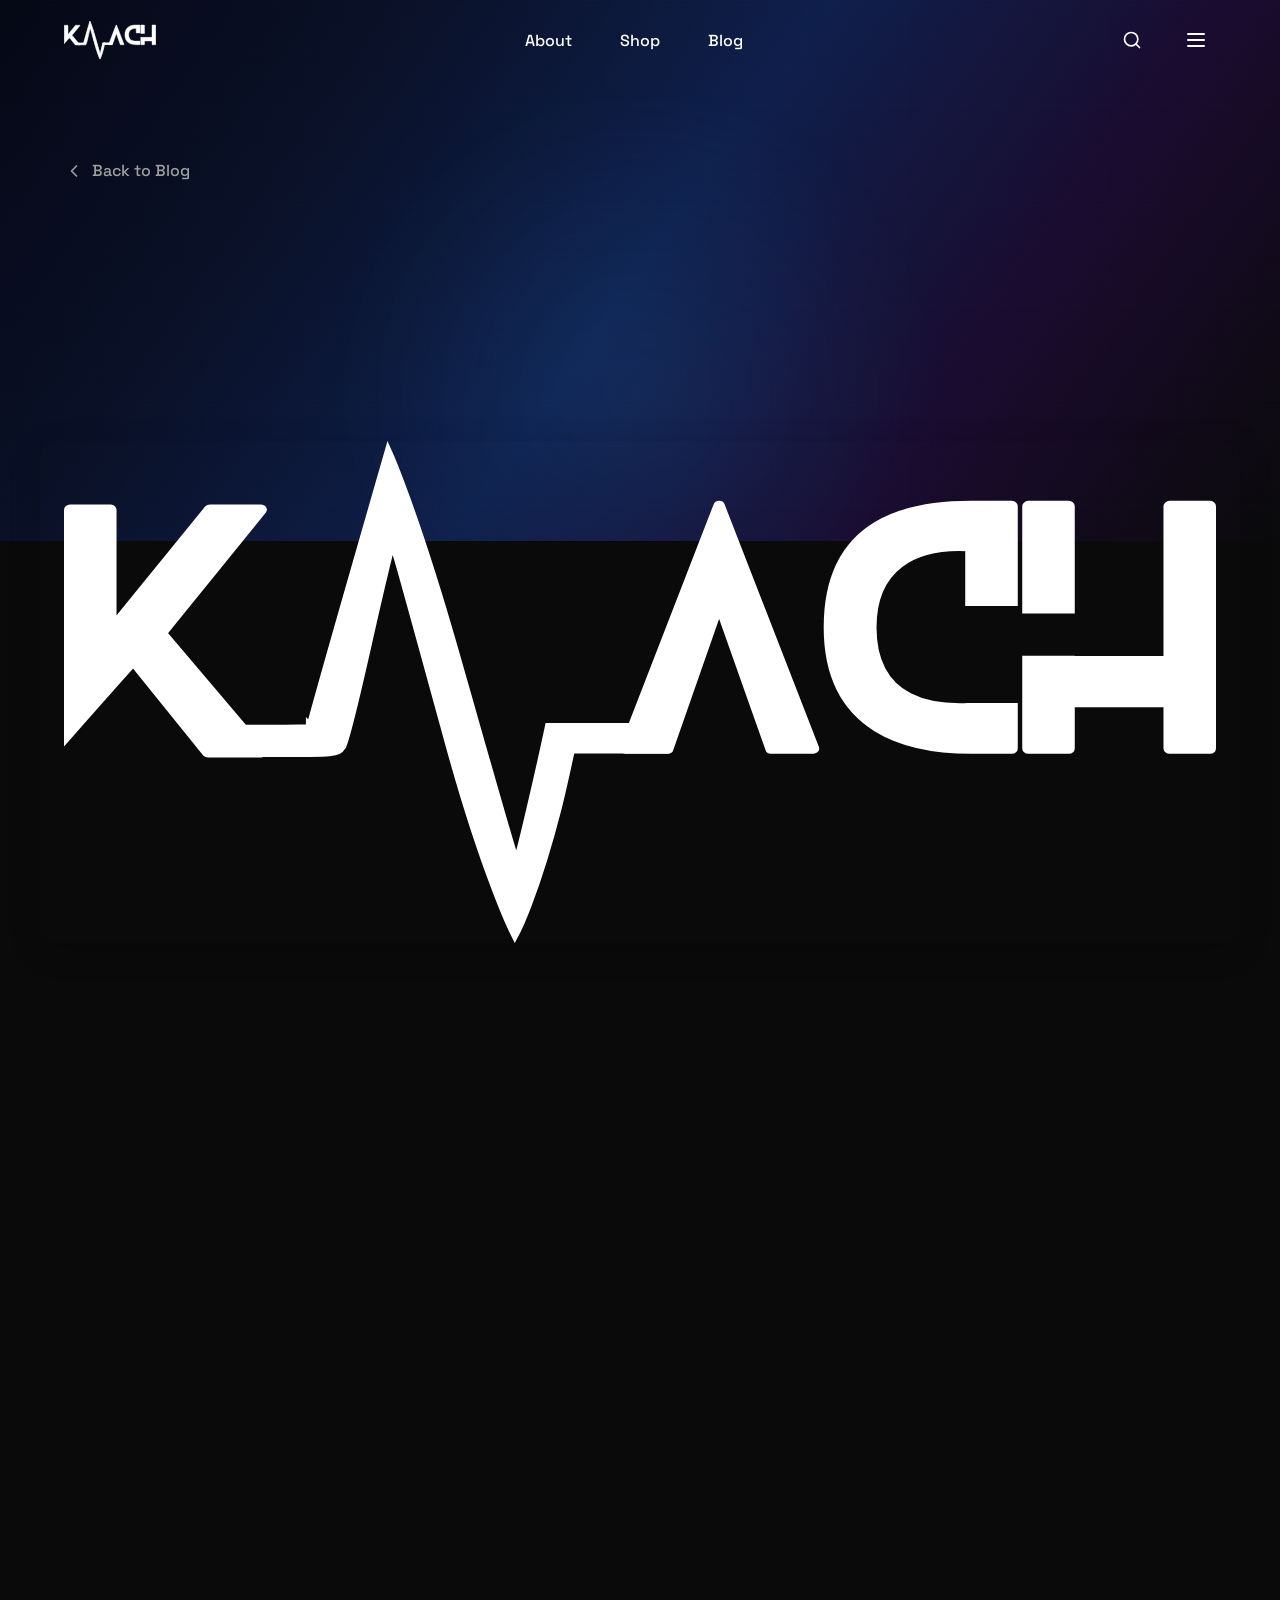
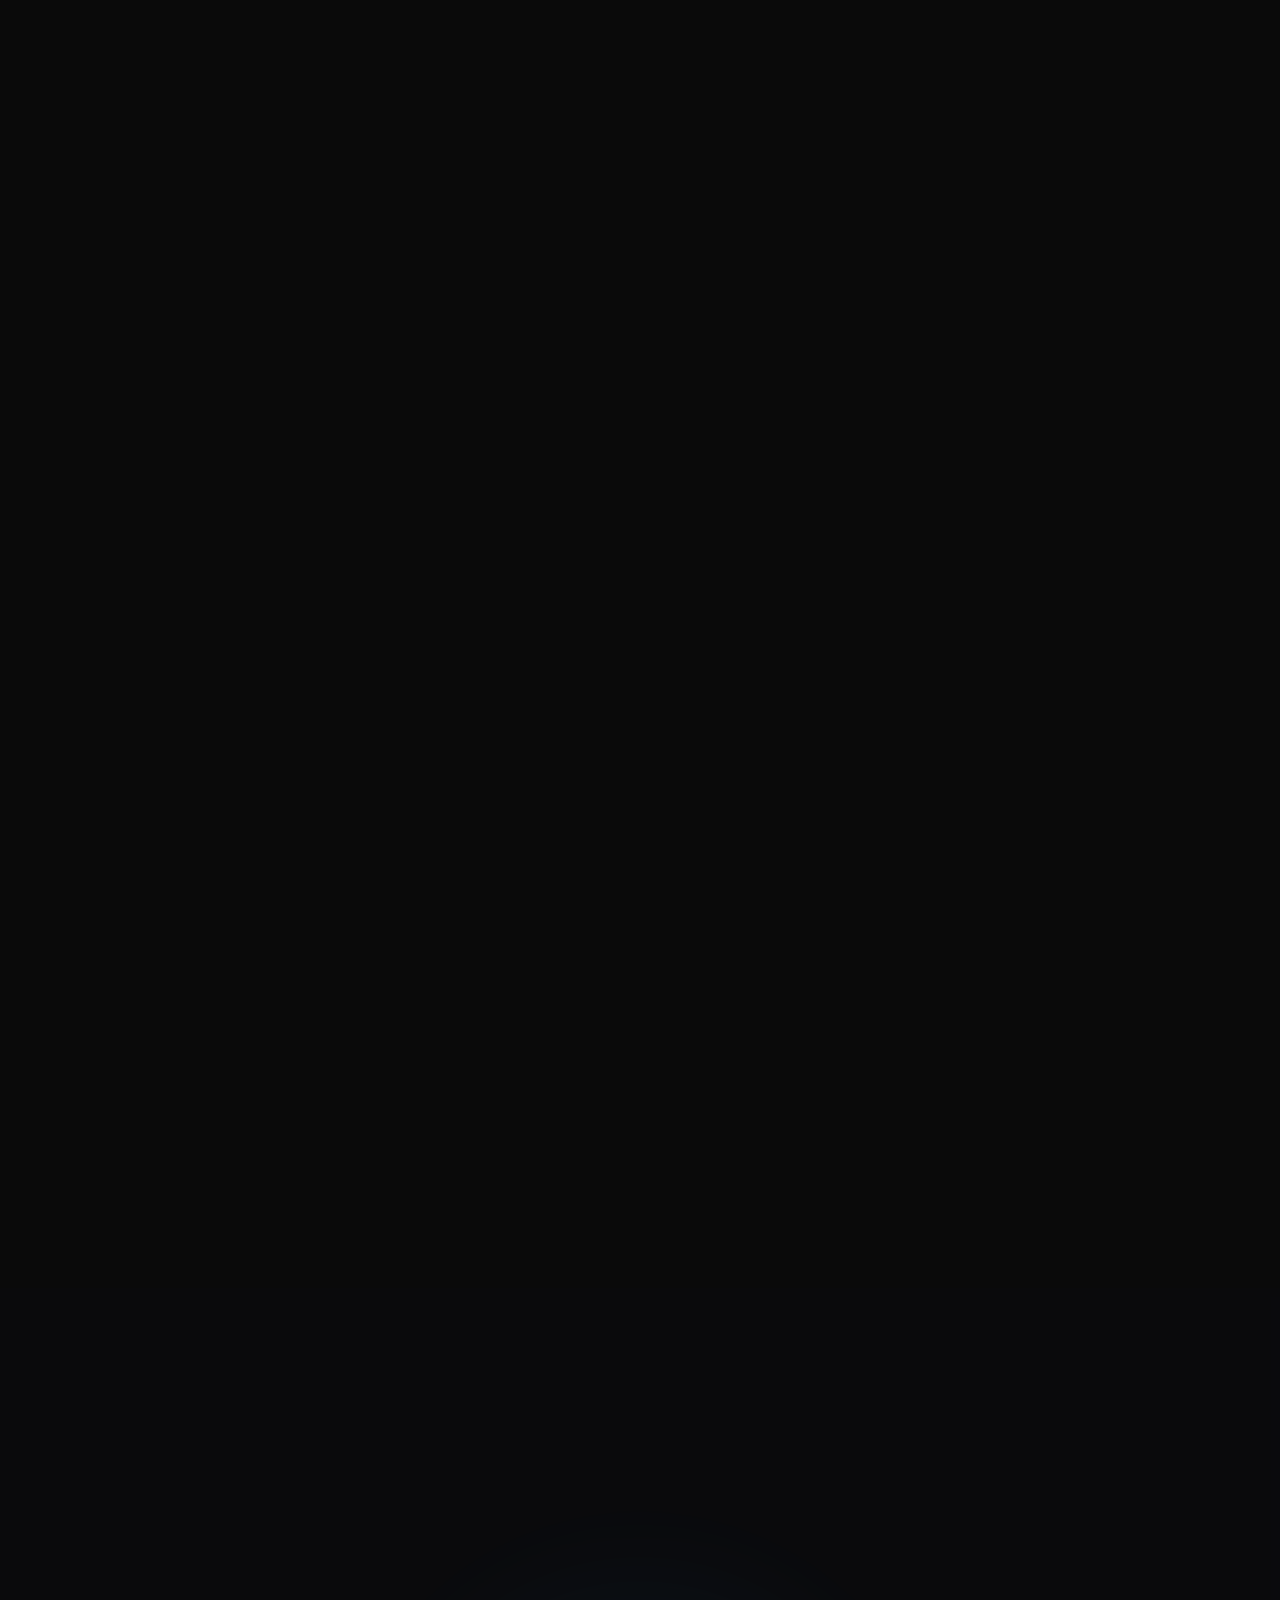
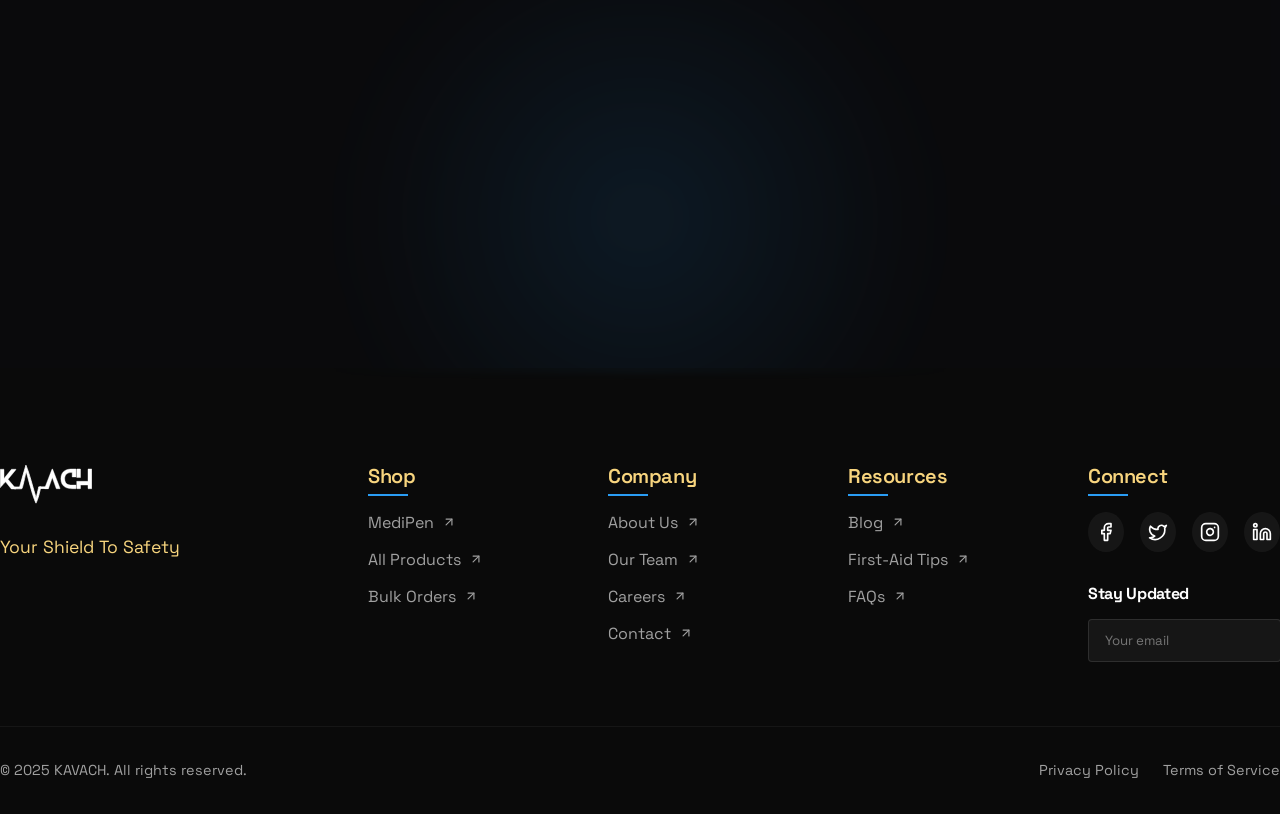
<file: blog/medipen-stories.html>
<!DOCTYPE html><html lang="en" class="__variable_4bc053 dark"><head><meta charSet="utf-8"/><meta name="viewport" content="width=device-width, initial-scale=1"/><link rel="stylesheet" href="/_next/static/css/b0ddebe9b7c93a8f.css" data-precedence="next"/><link rel="stylesheet" href="/_next/static/css/5a135cd177212c30.css" data-precedence="next"/><link rel="preload" as="script" fetchPriority="low" href="/_next/static/chunks/webpack-1d7cb3acd55c6159.js"/><script src="/_next/static/chunks/4bd1b696-e49035dfb5db83da.js" async=""></script><script src="/_next/static/chunks/684-b1c9d5b3830c3c9f.js" async=""></script><script src="/_next/static/chunks/main-app-b028663609141d0d.js" async=""></script><script src="/_next/static/chunks/63-d6bbb734152306ba.js" async=""></script><script src="/_next/static/chunks/672-778b027cc02fcaab.js" async=""></script><script src="/_next/static/chunks/app/layout-ce323cb648a51faf.js" async=""></script><script src="/_next/static/chunks/app/blog/medipen-stories/page-a4afdf2e88d31707.js" async=""></script><title>KAVACH - Your Shield To Safety</title><meta name="description" content="Transform your approach to First-Aid within seconds. No online course, no notes, no experience, no degree needed."/><link rel="icon" href="/favicon.ico" type="image/x-icon" sizes="16x16"/><script src="/_next/static/chunks/polyfills-42372ed130431b0a.js" noModule=""></script></head><body><div class="noise"></div><div class="gradient-bg"></div><div class="
    CursorEffect_cursor__Pjvpx 
    CursorEffect_hidden__ymcLm 
     
    
  " style="left:0px;top:0px"></div><div class="
    CursorEffect_cursorDot__WnnzS 
    CursorEffect_hidden__ymcLm 
     
    
  " style="left:0px;top:0px"></div><header class="Navbar_header__xPE0t "><div class="Navbar_container__2Cq63"><div class="Navbar_navbar__GrSXC"><a class="Navbar_logo__X4o9i" href="/"><img alt="KAVACH Logo" loading="lazy" width="120" height="40" decoding="async" data-nimg="1" class="Navbar_logoImage__msoFF" style="color:transparent" src="/placeholder.svg?height=40&amp;width=120"/></a><nav class="Navbar_nav__yFFPE "><ul class="Navbar_navList__gzP7S"><li class="Navbar_navItem__Fpmiu"><a class="Navbar_navLink__16zHl" href="/about"><span class="Navbar_navLinkText__b62dB">About</span><span class="Navbar_navLinkLine__zmZC9"></span></a></li><li class="Navbar_navItem__Fpmiu"><a class="Navbar_navLink__16zHl" href="/shop"><span class="Navbar_navLinkText__b62dB">Shop</span><span class="Navbar_navLinkLine__zmZC9"></span></a></li><li class="Navbar_navItem__Fpmiu"><a class="Navbar_navLink__16zHl" href="/blog"><span class="Navbar_navLinkText__b62dB">Blog</span><span class="Navbar_navLinkLine__zmZC9"></span></a></li></ul></nav><div class="Navbar_navRight__dp8Wr"><button class="Navbar_searchButton__SokPk" aria-label="Search"><svg xmlns="http://www.w3.org/2000/svg" width="20" height="20" viewBox="0 0 24 24" fill="none" stroke="currentColor" stroke-width="2" stroke-linecap="round" stroke-linejoin="round" class="lucide lucide-search"><circle cx="11" cy="11" r="8"></circle><path d="m21 21-4.3-4.3"></path></svg></button><button class="Navbar_menuButton__yMNyJ" aria-label="Toggle menu"><svg xmlns="http://www.w3.org/2000/svg" width="24" height="24" viewBox="0 0 24 24" fill="none" stroke="currentColor" stroke-width="2" stroke-linecap="round" stroke-linejoin="round" class="lucide lucide-menu"><line x1="4" x2="20" y1="12" y2="12"></line><line x1="4" x2="20" y1="6" y2="6"></line><line x1="4" x2="20" y1="18" y2="18"></line></svg></button></div></div></div></header><main><!--$--><article class="post_blogPost__Mdh9A"><section class="post_postHero__mkdKo"><div class="post_container___9qh0"><a class="post_backLink__Q4dEa" href="/blog"><svg xmlns="http://www.w3.org/2000/svg" width="20" height="20" viewBox="0 0 24 24" fill="none" stroke="currentColor" stroke-width="2" stroke-linecap="round" stroke-linejoin="round" class="lucide lucide-chevron-left"><path d="m15 18-6-6 6-6"></path></svg><span>Back to Blog</span></a><div class="post_postHeader__lfBsp"><div class="post_postMeta__CmUnd"><div class="post_postDate__ZslgE"><svg xmlns="http://www.w3.org/2000/svg" width="16" height="16" viewBox="0 0 24 24" fill="none" stroke="currentColor" stroke-width="2" stroke-linecap="round" stroke-linejoin="round" class="lucide lucide-calendar"><path d="M8 2v4"></path><path d="M16 2v4"></path><rect width="18" height="18" x="3" y="4" rx="2"></rect><path d="M3 10h18"></path></svg><span>March 1, 2023</span></div><div class="post_postAuthor__K2_v0"><svg xmlns="http://www.w3.org/2000/svg" width="16" height="16" viewBox="0 0 24 24" fill="none" stroke="currentColor" stroke-width="2" stroke-linecap="round" stroke-linejoin="round" class="lucide lucide-user"><path d="M19 21v-2a4 4 0 0 0-4-4H9a4 4 0 0 0-4 4v2"></path><circle cx="12" cy="7" r="4"></circle></svg><span>By KAVACH Team</span></div><div class="post_postCategory__WsZdY"><svg xmlns="http://www.w3.org/2000/svg" width="16" height="16" viewBox="0 0 24 24" fill="none" stroke="currentColor" stroke-width="2" stroke-linecap="round" stroke-linejoin="round" class="lucide lucide-tag"><path d="M12.586 2.586A2 2 0 0 0 11.172 2H4a2 2 0 0 0-2 2v7.172a2 2 0 0 0 .586 1.414l8.704 8.704a2.426 2.426 0 0 0 3.42 0l6.58-6.58a2.426 2.426 0 0 0 0-3.42z"></path><circle cx="7.5" cy="7.5" r=".5" fill="currentColor"></circle></svg><span>Scenarios</span></div></div><h1 class="post_postTitle__dFBz_">Real Scenarios: How MediPen Could Save The Day</h1><div class="post_postActions__UvWWx"><button class="post_actionButton__zIgur"><svg xmlns="http://www.w3.org/2000/svg" width="18" height="18" viewBox="0 0 24 24" fill="none" stroke="currentColor" stroke-width="2" stroke-linecap="round" stroke-linejoin="round" class="lucide lucide-share2"><circle cx="18" cy="5" r="3"></circle><circle cx="6" cy="12" r="3"></circle><circle cx="18" cy="19" r="3"></circle><line x1="8.59" x2="15.42" y1="13.51" y2="17.49"></line><line x1="15.41" x2="8.59" y1="6.51" y2="10.49"></line></svg><span>Share</span></button><button class="post_actionButton__zIgur"><svg xmlns="http://www.w3.org/2000/svg" width="18" height="18" viewBox="0 0 24 24" fill="none" stroke="currentColor" stroke-width="2" stroke-linecap="round" stroke-linejoin="round" class="lucide lucide-message-circle"><path d="M7.9 20A9 9 0 1 0 4 16.1L2 22Z"></path></svg><span>Comment</span></button><button class="post_actionButton__zIgur"><svg xmlns="http://www.w3.org/2000/svg" width="18" height="18" viewBox="0 0 24 24" fill="none" stroke="currentColor" stroke-width="2" stroke-linecap="round" stroke-linejoin="round" class="lucide lucide-heart"><path d="M19 14c1.49-1.46 3-3.21 3-5.5A5.5 5.5 0 0 0 16.5 3c-1.76 0-3 .5-4.5 2-1.5-1.5-2.74-2-4.5-2A5.5 5.5 0 0 0 2 8.5c0 2.3 1.5 4.05 3 5.5l7 7Z"></path></svg><span>Like</span></button></div></div></div><div class="post_heroGlow___Jq6A"></div><div class="post_heroMesh__VbOH_"></div></section><div class="post_featuredImageContainer__ZnGwq"><div class="post_featuredImageWrapper__n8Hwf"><img alt="MediPen potential scenarios" loading="lazy" width="1200" height="500" decoding="async" data-nimg="1" class="post_featuredImage__db1vy" style="color:transparent" src="/placeholder.svg?height=500&amp;width=1200"/><div class="post_imageGlow__fsxAV"></div></div></div><section class="post_postContent__N7G_D"><div class="post_container___9qh0"><div class="post_contentWrapper__CGhRc"><p class="post_leadParagraph__Uxexj">At KAVACH, we&#x27;re developing MediPen to address real-world emergency scenarios. While our product is still in development, we&#x27;ve identified key situations where MediPen could make a critical difference. These scenarios highlight the potential impact of having a compact, easy-to-use first-aid solution always within reach.</p><h2>Potential Scenarios Where MediPen Could Make a Difference</h2><p>Based on our research and feedback from focus groups, we&#x27;ve identified common situations where MediPen&#x27;s design and functionality would provide significant advantages over traditional first-aid approaches.</p><div class="post_scenarioBlock__DohI0"><div class="post_scenarioHeader__KO1Y0"><h3>Scenario 1: The Hiking Trip</h3></div><div class="post_scenarioContent__kS8wm"><div class="post_scenarioImage__udIIB"><div class="post_imageWrapper__pCRsG"><img alt="Hiking scenario" loading="lazy" width="400" height="250" decoding="async" data-nimg="1" class="post_contentImage__aFans" style="color:transparent" src="/placeholder.svg?height=250&amp;width=400"/><div class="post_imageGlow__fsxAV"></div></div></div><div class="post_scenarioText__WqdZ_"><p><strong>The Situation:</strong> A family hiking in a remote area, two hours from the nearest medical facility. A child slips on rocks and gets a deep cut on their leg.</p><p><strong>Without MediPen:</strong> Parents might panic, using whatever they have on hand—perhaps a t-shirt or water bottle—to clean and cover the wound. The improvised solution risks infection and may not effectively stop bleeding.</p><p><strong>With MediPen:</strong> A parent could immediately access the MediPen from their pocket or backpack, clean the wound with the antiseptic solution, apply the appropriate amount of gauze, and secure it with the adhesive tape—all from one compact device. This proper wound care could prevent infection and allow the family to continue their hike safely.</p></div></div></div><div class="post_scenarioBlock__DohI0"><div class="post_scenarioHeader__KO1Y0"><h3>Scenario 2: The Classroom Incident</h3></div><div class="post_scenarioContent__kS8wm"><div class="post_scenarioImage__udIIB"><div class="post_imageWrapper__pCRsG"><img alt="Classroom scenario" loading="lazy" width="400" height="250" decoding="async" data-nimg="1" class="post_contentImage__aFans" style="color:transparent" src="/placeholder.svg?height=250&amp;width=400"/><div class="post_imageGlow__fsxAV"></div></div></div><div class="post_scenarioText__WqdZ_"><p><strong>The Situation:</strong> An elementary school teacher dealing with a student who cut their hand during an art project.</p><p><strong>Without MediPen:</strong> The teacher would need to send the child to the nurse&#x27;s office or leave the classroom unattended to get first-aid supplies, disrupting the learning environment and potentially leaving the injury unattended for longer than necessary.</p><p><strong>With MediPen:</strong> The teacher could keep a MediPen in their desk drawer, allowing them to quickly clean and bandage the cut without disrupting the class. This immediate response would minimize the child&#x27;s distress and allow the class to continue with minimal interruption.</p></div></div></div><div class="post_quoteBlock__CbqLm"><p class="post_quote__DXg9g">&quot;In emergency situations, time is often the most critical factor. Having the right tools immediately available can make all the difference in preventing complications and promoting proper healing.&quot;</p><p class="post_quoteAuthor__WqZGk">- Sarah Chen, Head of Education at KAVACH</p></div><div class="post_scenarioBlock__DohI0"><div class="post_scenarioHeader__KO1Y0"><h3>Scenario 3: The Roadside Assistance</h3></div><div class="post_scenarioContent__kS8wm"><div class="post_scenarioImage__udIIB"><div class="post_imageWrapper__pCRsG"><img alt="Roadside scenario" loading="lazy" width="400" height="250" decoding="async" data-nimg="1" class="post_contentImage__aFans" style="color:transparent" src="/placeholder.svg?height=250&amp;width=400"/><div class="post_imageGlow__fsxAV"></div></div></div><div class="post_scenarioText__WqdZ_"><p><strong>The Situation:</strong> A bystander witnesses a minor motorcycle accident where the rider has road rash on their arm.</p><p><strong>Without MediPen:</strong> The bystander might only be able to offer comfort while waiting for emergency services, with no practical way to help clean or cover the wounds.</p><p><strong>With MediPen:</strong> The bystander could provide immediate first-aid by cleaning the road rash with the antiseptic solution and applying gauze to stop bleeding and protect the wound from further contamination while waiting for paramedics.</p></div></div></div><h2>The Common Thread</h2><p>These scenarios share several common elements that highlight why we believe MediPen will become an essential tool:</p><ul class="post_bulletList__CBTrk"><li><strong>Accessibility:</strong> In each case, MediPen would be within reach when needed most.</li><li><strong>Ease of Use:</strong> Even without formal training, users would be able to effectively address injuries.</li><li><strong>Completeness:</strong> All necessary components would be available in one device.</li><li><strong>Effectiveness:</strong> The interventions could prevent infection and promote proper healing.</li></ul><div class="post_callout__L0pxe"><h3>Focus Group Insights</h3><p>Our focus groups have identified these key user groups who could benefit most from MediPen:</p><ul><li>Parents with active children</li><li>Outdoor enthusiasts and adventurers</li><li>Teachers and childcare providers</li><li>Travelers and digital nomads</li><li>Workplace safety officers</li></ul></div><h2>From Concept to Reality</h2><p>These scenarios aren&#x27;t just theoretical—they&#x27;re based on real situations that happen every day. Our team is working diligently to bring MediPen from concept to reality, refining the design and functionality based on feedback from medical professionals, safety experts, and potential users.</p><p>We&#x27;re conducting extensive testing to ensure that MediPen will perform effectively in these scenarios and many others. Our goal is to create a product that truly makes a difference when it matters most.</p><div class="post_imageBlock__H4EMA"><div class="post_imageWrapper__pCRsG"><img alt="MediPen development process" loading="lazy" width="800" height="400" decoding="async" data-nimg="1" class="post_contentImage__aFans" style="color:transparent" src="/placeholder.svg?height=400&amp;width=800"/><div class="post_imageGlow__fsxAV"></div></div><p class="post_imageCaption__dCI_t">The MediPen development and testing process</p></div><div class="post_conclusion__WNrOn"><h3>Be Part of the Solution</h3><p>These scenarios demonstrate that MediPen isn&#x27;t just a product—it&#x27;s a practical solution that will empower people to respond effectively in emergency situations. Whether you&#x27;re a parent, teacher, outdoor enthusiast, or simply someone who wants to be prepared, MediPen will provide peace of mind knowing you have the tools to help when it matters most.</p><p>We&#x27;re excited to bring MediPen to market soon. Join our waitlist to be among the first to experience this revolutionary approach to first-aid.</p><a class="post_ctaButton__SOHjB" href="/shop/medipen"><span>Join the Waitlist</span><svg xmlns="http://www.w3.org/2000/svg" width="18" height="18" viewBox="0 0 24 24" fill="none" stroke="currentColor" stroke-width="2" stroke-linecap="round" stroke-linejoin="round" class="lucide lucide-arrow-right post_buttonIcon__U94t6"><path d="M5 12h14"></path><path d="m12 5 7 7-7 7"></path></svg></a></div><div class="post_postFooter__xRNVT"><div class="post_tags__MFuF0"><span class="post_tag__SWhwv">Scenarios</span><span class="post_tag__SWhwv">Emergency Response</span><span class="post_tag__SWhwv">First-Aid</span></div><div class="post_shareLinks__poraN"><span class="post_shareText__0H_AT">Share:</span><a href="#" class="post_shareLink__IAF2l">Facebook</a><a href="#" class="post_shareLink__IAF2l">Twitter</a><a href="#" class="post_shareLink__IAF2l">LinkedIn</a></div></div></div></div></section><section class="post_relatedPosts__NpSaU"><div class="post_container___9qh0"><h2 class="post_relatedTitle__Uu_oj">Related Articles</h2><div class="post_relatedGrid__OkkvA"><div class="post_relatedCard__8WoVP"><div class="post_relatedImage__0_DiP"><div class="post_imageWrapper__pCRsG"><img alt="MediPen revolutionizing first-aid" loading="lazy" width="300" height="200" decoding="async" data-nimg="1" class="post_image__vRGyA" style="color:transparent" src="/placeholder.svg?height=200&amp;width=300"/><div class="post_imageGlow__fsxAV"></div></div></div><div class="post_relatedContent__Elp09"><div class="post_relatedMeta__7wdEM"><svg xmlns="http://www.w3.org/2000/svg" width="14" height="14" viewBox="0 0 24 24" fill="none" stroke="currentColor" stroke-width="2" stroke-linecap="round" stroke-linejoin="round" class="lucide lucide-calendar"><path d="M8 2v4"></path><path d="M16 2v4"></path><rect width="18" height="18" x="3" y="4" rx="2"></rect><path d="M3 10h18"></path></svg><span>March 15, 2023</span></div><h3 class="post_relatedPostTitle__oJ7xg"><a href="/blog/medipen-revolution">Why MediPen is Revolutionizing First-Aid</a></h3><a class="post_readMore__WyZwp" href="/blog/medipen-revolution"><span>Read Article</span><svg xmlns="http://www.w3.org/2000/svg" width="14" height="14" viewBox="0 0 24 24" fill="none" stroke="currentColor" stroke-width="2" stroke-linecap="round" stroke-linejoin="round" class="lucide lucide-arrow-right"><path d="M5 12h14"></path><path d="m12 5 7 7-7 7"></path></svg></a></div></div><div class="post_relatedCard__8WoVP"><div class="post_relatedImage__0_DiP"><div class="post_imageWrapper__pCRsG"><img alt="MediPen vs Traditional First-Aid Kits" loading="lazy" width="300" height="200" decoding="async" data-nimg="1" class="post_image__vRGyA" style="color:transparent" src="/placeholder.svg?height=200&amp;width=300"/><div class="post_imageGlow__fsxAV"></div></div></div><div class="post_relatedContent__Elp09"><div class="post_relatedMeta__7wdEM"><svg xmlns="http://www.w3.org/2000/svg" width="14" height="14" viewBox="0 0 24 24" fill="none" stroke="currentColor" stroke-width="2" stroke-linecap="round" stroke-linejoin="round" class="lucide lucide-calendar"><path d="M8 2v4"></path><path d="M16 2v4"></path><rect width="18" height="18" x="3" y="4" rx="2"></rect><path d="M3 10h18"></path></svg><span>March 8, 2023</span></div><h3 class="post_relatedPostTitle__oJ7xg"><a href="/blog/medipen-vs-traditional">5 Reasons MediPen Will Outperform Traditional First-Aid Kits</a></h3><a class="post_readMore__WyZwp" href="/blog/medipen-vs-traditional"><span>Read Article</span><svg xmlns="http://www.w3.org/2000/svg" width="14" height="14" viewBox="0 0 24 24" fill="none" stroke="currentColor" stroke-width="2" stroke-linecap="round" stroke-linejoin="round" class="lucide lucide-arrow-right"><path d="M5 12h14"></path><path d="m12 5 7 7-7 7"></path></svg></a></div></div></div></div><div class="post_relatedGlow__PMHUF"></div></section></article><!--/$--></main><footer class="Footer_footer__pQtti"><div class="Footer_footerGlow__wpmZM"></div><div><div class="Footer_footerContent__yAl3k"><div class="Footer_footerLogo__4BA6d"><a href="/"><img alt="KAVACH Logo" loading="lazy" width="120" height="40" decoding="async" data-nimg="1" class="Footer_logoImage__WD24i" style="color:transparent" src="/placeholder.svg?height=40&amp;width=120"/></a><p class="Footer_footerTagline__jv0tL">Your Shield To Safety</p></div><div class="Footer_footerLinks__M17kI"><div class="Footer_footerSection__UvV_8"><h3 class="Footer_footerHeading__3uvto">Shop</h3><ul class="Footer_footerList__szIDW"><li><a class="Footer_footerLink__xz_wT" href="/shop/medipen"><span>MediPen</span><svg xmlns="http://www.w3.org/2000/svg" width="14" height="14" viewBox="0 0 24 24" fill="none" stroke="currentColor" stroke-width="2" stroke-linecap="round" stroke-linejoin="round" class="lucide lucide-arrow-up-right Footer_linkIcon__fj_x_"><path d="M7 7h10v10"></path><path d="M7 17 17 7"></path></svg></a></li><li><a class="Footer_footerLink__xz_wT" href="/shop"><span>All Products</span><svg xmlns="http://www.w3.org/2000/svg" width="14" height="14" viewBox="0 0 24 24" fill="none" stroke="currentColor" stroke-width="2" stroke-linecap="round" stroke-linejoin="round" class="lucide lucide-arrow-up-right Footer_linkIcon__fj_x_"><path d="M7 7h10v10"></path><path d="M7 17 17 7"></path></svg></a></li><li><a class="Footer_footerLink__xz_wT" href="#"><span>Bulk Orders</span><svg xmlns="http://www.w3.org/2000/svg" width="14" height="14" viewBox="0 0 24 24" fill="none" stroke="currentColor" stroke-width="2" stroke-linecap="round" stroke-linejoin="round" class="lucide lucide-arrow-up-right Footer_linkIcon__fj_x_"><path d="M7 7h10v10"></path><path d="M7 17 17 7"></path></svg></a></li></ul></div><div class="Footer_footerSection__UvV_8"><h3 class="Footer_footerHeading__3uvto">Company</h3><ul class="Footer_footerList__szIDW"><li><a class="Footer_footerLink__xz_wT" href="/about"><span>About Us</span><svg xmlns="http://www.w3.org/2000/svg" width="14" height="14" viewBox="0 0 24 24" fill="none" stroke="currentColor" stroke-width="2" stroke-linecap="round" stroke-linejoin="round" class="lucide lucide-arrow-up-right Footer_linkIcon__fj_x_"><path d="M7 7h10v10"></path><path d="M7 17 17 7"></path></svg></a></li><li><a class="Footer_footerLink__xz_wT" href="/team"><span>Our Team</span><svg xmlns="http://www.w3.org/2000/svg" width="14" height="14" viewBox="0 0 24 24" fill="none" stroke="currentColor" stroke-width="2" stroke-linecap="round" stroke-linejoin="round" class="lucide lucide-arrow-up-right Footer_linkIcon__fj_x_"><path d="M7 7h10v10"></path><path d="M7 17 17 7"></path></svg></a></li><li><a class="Footer_footerLink__xz_wT" href="#"><span>Careers</span><svg xmlns="http://www.w3.org/2000/svg" width="14" height="14" viewBox="0 0 24 24" fill="none" stroke="currentColor" stroke-width="2" stroke-linecap="round" stroke-linejoin="round" class="lucide lucide-arrow-up-right Footer_linkIcon__fj_x_"><path d="M7 7h10v10"></path><path d="M7 17 17 7"></path></svg></a></li><li><a class="Footer_footerLink__xz_wT" href="#"><span>Contact</span><svg xmlns="http://www.w3.org/2000/svg" width="14" height="14" viewBox="0 0 24 24" fill="none" stroke="currentColor" stroke-width="2" stroke-linecap="round" stroke-linejoin="round" class="lucide lucide-arrow-up-right Footer_linkIcon__fj_x_"><path d="M7 7h10v10"></path><path d="M7 17 17 7"></path></svg></a></li></ul></div><div class="Footer_footerSection__UvV_8"><h3 class="Footer_footerHeading__3uvto">Resources</h3><ul class="Footer_footerList__szIDW"><li><a class="Footer_footerLink__xz_wT" href="/blog"><span>Blog</span><svg xmlns="http://www.w3.org/2000/svg" width="14" height="14" viewBox="0 0 24 24" fill="none" stroke="currentColor" stroke-width="2" stroke-linecap="round" stroke-linejoin="round" class="lucide lucide-arrow-up-right Footer_linkIcon__fj_x_"><path d="M7 7h10v10"></path><path d="M7 17 17 7"></path></svg></a></li><li><a class="Footer_footerLink__xz_wT" href="#"><span>First-Aid Tips</span><svg xmlns="http://www.w3.org/2000/svg" width="14" height="14" viewBox="0 0 24 24" fill="none" stroke="currentColor" stroke-width="2" stroke-linecap="round" stroke-linejoin="round" class="lucide lucide-arrow-up-right Footer_linkIcon__fj_x_"><path d="M7 7h10v10"></path><path d="M7 17 17 7"></path></svg></a></li><li><a class="Footer_footerLink__xz_wT" href="#"><span>FAQs</span><svg xmlns="http://www.w3.org/2000/svg" width="14" height="14" viewBox="0 0 24 24" fill="none" stroke="currentColor" stroke-width="2" stroke-linecap="round" stroke-linejoin="round" class="lucide lucide-arrow-up-right Footer_linkIcon__fj_x_"><path d="M7 7h10v10"></path><path d="M7 17 17 7"></path></svg></a></li></ul></div><div class="Footer_footerSection__UvV_8"><h3 class="Footer_footerHeading__3uvto">Connect</h3><div class="Footer_socialLinks__tA7gt"><a href="#" class="Footer_socialLink__hPzxm" aria-label="Facebook"><svg xmlns="http://www.w3.org/2000/svg" width="20" height="20" viewBox="0 0 24 24" fill="none" stroke="currentColor" stroke-width="2" stroke-linecap="round" stroke-linejoin="round" class="lucide lucide-facebook"><path d="M18 2h-3a5 5 0 0 0-5 5v3H7v4h3v8h4v-8h3l1-4h-4V7a1 1 0 0 1 1-1h3z"></path></svg></a><a href="#" class="Footer_socialLink__hPzxm" aria-label="Twitter"><svg xmlns="http://www.w3.org/2000/svg" width="20" height="20" viewBox="0 0 24 24" fill="none" stroke="currentColor" stroke-width="2" stroke-linecap="round" stroke-linejoin="round" class="lucide lucide-twitter"><path d="M22 4s-.7 2.1-2 3.4c1.6 10-9.4 17.3-18 11.6 2.2.1 4.4-.6 6-2C3 15.5.5 9.6 3 5c2.2 2.6 5.6 4.1 9 4-.9-4.2 4-6.6 7-3.8 1.1 0 3-1.2 3-1.2z"></path></svg></a><a href="#" class="Footer_socialLink__hPzxm" aria-label="Instagram"><svg xmlns="http://www.w3.org/2000/svg" width="20" height="20" viewBox="0 0 24 24" fill="none" stroke="currentColor" stroke-width="2" stroke-linecap="round" stroke-linejoin="round" class="lucide lucide-instagram"><rect width="20" height="20" x="2" y="2" rx="5" ry="5"></rect><path d="M16 11.37A4 4 0 1 1 12.63 8 4 4 0 0 1 16 11.37z"></path><line x1="17.5" x2="17.51" y1="6.5" y2="6.5"></line></svg></a><a href="#" class="Footer_socialLink__hPzxm" aria-label="LinkedIn"><svg xmlns="http://www.w3.org/2000/svg" width="20" height="20" viewBox="0 0 24 24" fill="none" stroke="currentColor" stroke-width="2" stroke-linecap="round" stroke-linejoin="round" class="lucide lucide-linkedin"><path d="M16 8a6 6 0 0 1 6 6v7h-4v-7a2 2 0 0 0-2-2 2 2 0 0 0-2 2v7h-4v-7a6 6 0 0 1 6-6z"></path><rect width="4" height="12" x="2" y="9"></rect><circle cx="4" cy="4" r="2"></circle></svg></a></div><div class="Footer_newsletter__n_2eV"><h4 class="Footer_newsletterHeading___8NWI">Stay Updated</h4><form class="Footer_newsletterForm__6O_64"><input type="email" placeholder="Your email" class="Footer_newsletterInput__kHv6d"/><button type="submit" class="Footer_newsletterButton__wp2hz">Subscribe</button></form></div></div></div></div><div class="Footer_footerBottom__YIYBj"><p class="Footer_copyright__j4atB">© <!-- -->2025<!-- --> KAVACH. All rights reserved.</p><div class="Footer_footerBottomLinks__w8bl5"><a class="Footer_footerBottomLink__6kjUD" href="#">Privacy Policy</a><a class="Footer_footerBottomLink__6kjUD" href="#">Terms of Service</a></div></div></div></footer><script src="/_next/static/chunks/webpack-1d7cb3acd55c6159.js" async=""></script><script>(self.__next_f=self.__next_f||[]).push([0])</script><script>self.__next_f.push([1,"1:\"$Sreact.fragment\"\n2:I[7026,[\"63\",\"static/chunks/63-d6bbb734152306ba.js\",\"672\",\"static/chunks/672-778b027cc02fcaab.js\",\"177\",\"static/chunks/app/layout-ce323cb648a51faf.js\"],\"default\"]\n3:I[1459,[\"63\",\"static/chunks/63-d6bbb734152306ba.js\",\"672\",\"static/chunks/672-778b027cc02fcaab.js\",\"177\",\"static/chunks/app/layout-ce323cb648a51faf.js\"],\"default\"]\n4:I[7555,[],\"\"]\n5:I[1295,[],\"\"]\n6:I[6874,[\"63\",\"static/chunks/63-d6bbb734152306ba.js\",\"672\",\"static/chunks/672-778b027cc02fcaab.js\",\"177\",\"static/chunks/app/layout-ce323cb648a51faf.js\"],\"\"]\n7:I[3063,[\"63\",\"static/chunks/63-d6bbb734152306ba.js\",\"672\",\"static/chunks/672-778b027cc02fcaab.js\",\"177\",\"static/chunks/app/layout-ce323cb648a51faf.js\"],\"Image\"]\n8:I[894,[],\"ClientPageRoot\"]\n9:I[3111,[\"63\",\"static/chunks/63-d6bbb734152306ba.js\",\"672\",\"static/chunks/672-778b027cc02fcaab.js\",\"32\",\"static/chunks/app/blog/medipen-stories/page-a4afdf2e88d31707.js\"],\"default\"]\nc:I[9665,[],\"OutletBoundary\"]\nf:I[9665,[],\"ViewportBoundary\"]\n11:I[9665,[],\"MetadataBoundary\"]\n13:I[6614,[],\"\"]\n:HL[\"/_next/static/css/b0ddebe9b7c93a8f.css\",\"style\"]\n:HL[\"/_next/static/css/5a135cd177212c30.css\",\"style\"]\n"])</script><script>self.__next_f.push([1,"0:{\"P\":null,\"b\":\"FddsZoD2rVTdx-kTPXfCQ\",\"p\":\"\",\"c\":[\"\",\"blog\",\"medipen-stories\"],\"i\":false,\"f\":[[[\"\",{\"children\":[\"blog\",{\"children\":[\"medipen-stories\",{\"children\":[\"__PAGE__\",{}]}]}]},\"$undefined\",\"$undefined\",true],[\"\",[\"$\",\"$1\",\"c\",{\"children\":[[[\"$\",\"link\",\"0\",{\"rel\":\"stylesheet\",\"href\":\"/_next/static/css/b0ddebe9b7c93a8f.css\",\"precedence\":\"next\",\"crossOrigin\":\"$undefined\",\"nonce\":\"$undefined\"}]],[\"$\",\"html\",null,{\"lang\":\"en\",\"className\":\"__variable_4bc053 dark\",\"children\":[\"$\",\"body\",null,{\"children\":[[\"$\",\"div\",null,{\"className\":\"noise\"}],[\"$\",\"div\",null,{\"className\":\"gradient-bg\"}],[\"$\",\"$L2\",null,{}],[\"$\",\"$L3\",null,{}],[\"$\",\"main\",null,{\"children\":[\"$\",\"$L4\",null,{\"parallelRouterKey\":\"children\",\"error\":\"$undefined\",\"errorStyles\":\"$undefined\",\"errorScripts\":\"$undefined\",\"template\":[\"$\",\"$L5\",null,{}],\"templateStyles\":\"$undefined\",\"templateScripts\":\"$undefined\",\"notFound\":[[[\"$\",\"title\",null,{\"children\":\"404: This page could not be found.\"}],[\"$\",\"div\",null,{\"style\":{\"fontFamily\":\"system-ui,\\\"Segoe UI\\\",Roboto,Helvetica,Arial,sans-serif,\\\"Apple Color Emoji\\\",\\\"Segoe UI Emoji\\\"\",\"height\":\"100vh\",\"textAlign\":\"center\",\"display\":\"flex\",\"flexDirection\":\"column\",\"alignItems\":\"center\",\"justifyContent\":\"center\"},\"children\":[\"$\",\"div\",null,{\"children\":[[\"$\",\"style\",null,{\"dangerouslySetInnerHTML\":{\"__html\":\"body{color:#000;background:#fff;margin:0}.next-error-h1{border-right:1px solid rgba(0,0,0,.3)}@media (prefers-color-scheme:dark){body{color:#fff;background:#000}.next-error-h1{border-right:1px solid rgba(255,255,255,.3)}}\"}}],[\"$\",\"h1\",null,{\"className\":\"next-error-h1\",\"style\":{\"display\":\"inline-block\",\"margin\":\"0 20px 0 0\",\"padding\":\"0 23px 0 0\",\"fontSize\":24,\"fontWeight\":500,\"verticalAlign\":\"top\",\"lineHeight\":\"49px\"},\"children\":404}],[\"$\",\"div\",null,{\"style\":{\"display\":\"inline-block\"},\"children\":[\"$\",\"h2\",null,{\"style\":{\"fontSize\":14,\"fontWeight\":400,\"lineHeight\":\"49px\",\"margin\":0},\"children\":\"This page could not be found.\"}]}]]}]}]],[]],\"forbidden\":\"$undefined\",\"unauthorized\":\"$undefined\"}]}],[\"$\",\"footer\",null,{\"className\":\"Footer_footer__pQtti\",\"children\":[[\"$\",\"div\",null,{\"className\":\"Footer_footerGlow__wpmZM\"}],[\"$\",\"div\",null,{\"className\":\"$undefined\",\"children\":[[\"$\",\"div\",null,{\"className\":\"Footer_footerContent__yAl3k\",\"children\":[[\"$\",\"div\",null,{\"className\":\"Footer_footerLogo__4BA6d\",\"children\":[[\"$\",\"$L6\",null,{\"href\":\"/\",\"children\":[\"$\",\"$L7\",null,{\"src\":\"/placeholder.svg?height=40\u0026width=120\",\"alt\":\"KAVACH Logo\",\"width\":120,\"height\":40,\"className\":\"Footer_logoImage__WD24i\"}]}],[\"$\",\"p\",null,{\"className\":\"Footer_footerTagline__jv0tL\",\"children\":\"Your Shield To Safety\"}]]}],[\"$\",\"div\",null,{\"className\":\"Footer_footerLinks__M17kI\",\"children\":[[\"$\",\"div\",null,{\"className\":\"Footer_footerSection__UvV_8\",\"children\":[[\"$\",\"h3\",null,{\"className\":\"Footer_footerHeading__3uvto\",\"children\":\"Shop\"}],[\"$\",\"ul\",null,{\"className\":\"Footer_footerList__szIDW\",\"children\":[[\"$\",\"li\",null,{\"children\":[\"$\",\"$L6\",null,{\"href\":\"/shop/medipen\",\"className\":\"Footer_footerLink__xz_wT\",\"children\":[[\"$\",\"span\",null,{\"children\":\"MediPen\"}],[\"$\",\"svg\",null,{\"ref\":\"$undefined\",\"xmlns\":\"http://www.w3.org/2000/svg\",\"width\":14,\"height\":14,\"viewBox\":\"0 0 24 24\",\"fill\":\"none\",\"stroke\":\"currentColor\",\"strokeWidth\":2,\"strokeLinecap\":\"round\",\"strokeLinejoin\":\"round\",\"className\":\"lucide lucide-arrow-up-right Footer_linkIcon__fj_x_\",\"children\":[[\"$\",\"path\",\"1tivn9\",{\"d\":\"M7 7h10v10\"}],[\"$\",\"path\",\"1vkiza\",{\"d\":\"M7 17 17 7\"}],\"$undefined\"]}]]}]}],[\"$\",\"li\",null,{\"children\":[\"$\",\"$L6\",null,{\"href\":\"/shop\",\"className\":\"Footer_footerLink__xz_wT\",\"children\":[[\"$\",\"span\",null,{\"children\":\"All Products\"}],[\"$\",\"svg\",null,{\"ref\":\"$undefined\",\"xmlns\":\"http://www.w3.org/2000/svg\",\"width\":14,\"height\":14,\"viewBox\":\"0 0 24 24\",\"fill\":\"none\",\"stroke\":\"currentColor\",\"strokeWidth\":2,\"strokeLinecap\":\"round\",\"strokeLinejoin\":\"round\",\"className\":\"lucide lucide-arrow-up-right Footer_linkIcon__fj_x_\",\"children\":[[\"$\",\"path\",\"1tivn9\",{\"d\":\"M7 7h10v10\"}],[\"$\",\"path\",\"1vkiza\",{\"d\":\"M7 17 17 7\"}],\"$undefined\"]}]]}]}],[\"$\",\"li\",null,{\"children\":[\"$\",\"$L6\",null,{\"href\":\"#\",\"className\":\"Footer_footerLink__xz_wT\",\"children\":[[\"$\",\"span\",null,{\"children\":\"Bulk Orders\"}],[\"$\",\"svg\",null,{\"ref\":\"$undefined\",\"xmlns\":\"http://www.w3.org/2000/svg\",\"width\":14,\"height\":14,\"viewBox\":\"0 0 24 24\",\"fill\":\"none\",\"stroke\":\"currentColor\",\"strokeWidth\":2,\"strokeLinecap\":\"round\",\"strokeLinejoin\":\"round\",\"className\":\"lucide lucide-arrow-up-right Footer_linkIcon__fj_x_\",\"children\":[[\"$\",\"path\",\"1tivn9\",{\"d\":\"M7 7h10v10\"}],[\"$\",\"path\",\"1vkiza\",{\"d\":\"M7 17 17 7\"}],\"$undefined\"]}]]}]}]]}]]}],[\"$\",\"div\",null,{\"className\":\"Footer_footerSection__UvV_8\",\"children\":[[\"$\",\"h3\",null,{\"className\":\"Footer_footerHeading__3uvto\",\"children\":\"Company\"}],[\"$\",\"ul\",null,{\"className\":\"Footer_footerList__szIDW\",\"children\":[[\"$\",\"li\",null,{\"children\":[\"$\",\"$L6\",null,{\"href\":\"/about\",\"className\":\"Footer_footerLink__xz_wT\",\"children\":[[\"$\",\"span\",null,{\"children\":\"About Us\"}],[\"$\",\"svg\",null,{\"ref\":\"$undefined\",\"xmlns\":\"http://www.w3.org/2000/svg\",\"width\":14,\"height\":14,\"viewBox\":\"0 0 24 24\",\"fill\":\"none\",\"stroke\":\"currentColor\",\"strokeWidth\":2,\"strokeLinecap\":\"round\",\"strokeLinejoin\":\"round\",\"className\":\"lucide lucide-arrow-up-right Footer_linkIcon__fj_x_\",\"children\":[[\"$\",\"path\",\"1tivn9\",{\"d\":\"M7 7h10v10\"}],[\"$\",\"path\",\"1vkiza\",{\"d\":\"M7 17 17 7\"}],\"$undefined\"]}]]}]}],[\"$\",\"li\",null,{\"children\":[\"$\",\"$L6\",null,{\"href\":\"/team\",\"className\":\"Footer_footerLink__xz_wT\",\"children\":[[\"$\",\"span\",null,{\"children\":\"Our Team\"}],[\"$\",\"svg\",null,{\"ref\":\"$undefined\",\"xmlns\":\"http://www.w3.org/2000/svg\",\"width\":14,\"height\":14,\"viewBox\":\"0 0 24 24\",\"fill\":\"none\",\"stroke\":\"currentColor\",\"strokeWidth\":2,\"strokeLinecap\":\"round\",\"strokeLinejoin\":\"round\",\"className\":\"lucide lucide-arrow-up-right Footer_linkIcon__fj_x_\",\"children\":[[\"$\",\"path\",\"1tivn9\",{\"d\":\"M7 7h10v10\"}],[\"$\",\"path\",\"1vkiza\",{\"d\":\"M7 17 17 7\"}],\"$undefined\"]}]]}]}],[\"$\",\"li\",null,{\"children\":[\"$\",\"$L6\",null,{\"href\":\"#\",\"className\":\"Footer_footerLink__xz_wT\",\"children\":[[\"$\",\"span\",null,{\"children\":\"Careers\"}],[\"$\",\"svg\",null,{\"ref\":\"$undefined\",\"xmlns\":\"http://www.w3.org/2000/svg\",\"width\":14,\"height\":14,\"viewBox\":\"0 0 24 24\",\"fill\":\"none\",\"stroke\":\"currentColor\",\"strokeWidth\":2,\"strokeLinecap\":\"round\",\"strokeLinejoin\":\"round\",\"className\":\"lucide lucide-arrow-up-right Footer_linkIcon__fj_x_\",\"children\":[[\"$\",\"path\",\"1tivn9\",{\"d\":\"M7 7h10v10\"}],[\"$\",\"path\",\"1vkiza\",{\"d\":\"M7 17 17 7\"}],\"$undefined\"]}]]}]}],[\"$\",\"li\",null,{\"children\":[\"$\",\"$L6\",null,{\"href\":\"#\",\"className\":\"Footer_footerLink__xz_wT\",\"children\":[[\"$\",\"span\",null,{\"children\":\"Contact\"}],[\"$\",\"svg\",null,{\"ref\":\"$undefined\",\"xmlns\":\"http://www.w3.org/2000/svg\",\"width\":14,\"height\":14,\"viewBox\":\"0 0 24 24\",\"fill\":\"none\",\"stroke\":\"currentColor\",\"strokeWidth\":2,\"strokeLinecap\":\"round\",\"strokeLinejoin\":\"round\",\"className\":\"lucide lucide-arrow-up-right Footer_linkIcon__fj_x_\",\"children\":[[\"$\",\"path\",\"1tivn9\",{\"d\":\"M7 7h10v10\"}],[\"$\",\"path\",\"1vkiza\",{\"d\":\"M7 17 17 7\"}],\"$undefined\"]}]]}]}]]}]]}],[\"$\",\"div\",null,{\"className\":\"Footer_footerSection__UvV_8\",\"children\":[[\"$\",\"h3\",null,{\"className\":\"Footer_footerHeading__3uvto\",\"children\":\"Resources\"}],[\"$\",\"ul\",null,{\"className\":\"Footer_footerList__szIDW\",\"children\":[[\"$\",\"li\",null,{\"children\":[\"$\",\"$L6\",null,{\"href\":\"/blog\",\"className\":\"Footer_footerLink__xz_wT\",\"children\":[[\"$\",\"span\",null,{\"children\":\"Blog\"}],[\"$\",\"svg\",null,{\"ref\":\"$undefined\",\"xmlns\":\"http://www.w3.org/2000/svg\",\"width\":14,\"height\":14,\"viewBox\":\"0 0 24 24\",\"fill\":\"none\",\"stroke\":\"currentColor\",\"strokeWidth\":2,\"strokeLinecap\":\"round\",\"strokeLinejoin\":\"round\",\"className\":\"lucide lucide-arrow-up-right Footer_linkIcon__fj_x_\",\"children\":[[\"$\",\"path\",\"1tivn9\",{\"d\":\"M7 7h10v10\"}],[\"$\",\"path\",\"1vkiza\",{\"d\":\"M7 17 17 7\"}],\"$undefined\"]}]]}]}],[\"$\",\"li\",null,{\"children\":[\"$\",\"$L6\",null,{\"href\":\"#\",\"className\":\"Footer_footerLink__xz_wT\",\"children\":[[\"$\",\"span\",null,{\"children\":\"First-Aid Tips\"}],[\"$\",\"svg\",null,{\"ref\":\"$undefined\",\"xmlns\":\"http://www.w3.org/2000/svg\",\"width\":14,\"height\":14,\"viewBox\":\"0 0 24 24\",\"fill\":\"none\",\"stroke\":\"currentColor\",\"strokeWidth\":2,\"strokeLinecap\":\"round\",\"strokeLinejoin\":\"round\",\"className\":\"lucide lucide-arrow-up-right Footer_linkIcon__fj_x_\",\"children\":[[\"$\",\"path\",\"1tivn9\",{\"d\":\"M7 7h10v10\"}],[\"$\",\"path\",\"1vkiza\",{\"d\":\"M7 17 17 7\"}],\"$undefined\"]}]]}]}],[\"$\",\"li\",null,{\"children\":[\"$\",\"$L6\",null,{\"href\":\"#\",\"className\":\"Footer_footerLink__xz_wT\",\"children\":[[\"$\",\"span\",null,{\"children\":\"FAQs\"}],[\"$\",\"svg\",null,{\"ref\":\"$undefined\",\"xmlns\":\"http://www.w3.org/2000/svg\",\"width\":14,\"height\":14,\"viewBox\":\"0 0 24 24\",\"fill\":\"none\",\"stroke\":\"currentColor\",\"strokeWidth\":2,\"strokeLinecap\":\"round\",\"strokeLinejoin\":\"round\",\"className\":\"lucide lucide-arrow-up-right Footer_linkIcon__fj_x_\",\"children\":[[\"$\",\"path\",\"1tivn9\",{\"d\":\"M7 7h10v10\"}],[\"$\",\"path\",\"1vkiza\",{\"d\":\"M7 17 17 7\"}],\"$undefined\"]}]]}]}]]}]]}],[\"$\",\"div\",null,{\"className\":\"Footer_footerSection__UvV_8\",\"children\":[[\"$\",\"h3\",null,{\"className\":\"Footer_footerHeading__3uvto\",\"children\":\"Connect\"}],[\"$\",\"div\",null,{\"className\":\"Footer_socialLinks__tA7gt\",\"children\":[[\"$\",\"a\",null,{\"href\":\"#\",\"className\":\"Footer_socialLink__hPzxm\",\"aria-label\":\"Facebook\",\"children\":[\"$\",\"svg\",null,{\"ref\":\"$undefined\",\"xmlns\":\"http://www.w3.org/2000/svg\",\"width\":20,\"height\":20,\"viewBox\":\"0 0 24 24\",\"fill\":\"none\",\"stroke\":\"currentColor\",\"strokeWidth\":2,\"strokeLinecap\":\"round\",\"strokeLinejoin\":\"round\",\"className\":\"lucide lucide-facebook\",\"children\":[[\"$\",\"path\",\"1jg4f8\",{\"d\":\"M18 2h-3a5 5 0 0 0-5 5v3H7v4h3v8h4v-8h3l1-4h-4V7a1 1 0 0 1 1-1h3z\"}],\"$undefined\"]}]}],[\"$\",\"a\",null,{\"href\":\"#\",\"className\":\"Footer_socialLink__hPzxm\",\"aria-label\":\"Twitter\",\"children\":[\"$\",\"svg\",null,{\"ref\":\"$undefined\",\"xmlns\":\"http://www.w3.org/2000/svg\",\"width\":20,\"height\":20,\"viewBox\":\"0 0 24 24\",\"fill\":\"none\",\"stroke\":\"currentColor\",\"strokeWidth\":2,\"strokeLinecap\":\"round\",\"strokeLinejoin\":\"round\",\"className\":\"lucide lucide-twitter\",\"children\":[[\"$\",\"path\",\"pff0z6\",{\"d\":\"M22 4s-.7 2.1-2 3.4c1.6 10-9.4 17.3-18 11.6 2.2.1 4.4-.6 6-2C3 15.5.5 9.6 3 5c2.2 2.6 5.6 4.1 9 4-.9-4.2 4-6.6 7-3.8 1.1 0 3-1.2 3-1.2z\"}],\"$undefined\"]}]}],[\"$\",\"a\",null,{\"href\":\"#\",\"className\":\"Footer_socialLink__hPzxm\",\"aria-label\":\"Instagram\",\"children\":[\"$\",\"svg\",null,{\"ref\":\"$undefined\",\"xmlns\":\"http://www.w3.org/2000/svg\",\"width\":20,\"height\":20,\"viewBox\":\"0 0 24 24\",\"fill\":\"none\",\"stroke\":\"currentColor\",\"strokeWidth\":2,\"strokeLinecap\":\"round\",\"strokeLinejoin\":\"round\",\"className\":\"lucide lucide-instagram\",\"children\":[[\"$\",\"rect\",\"2e1cvw\",{\"width\":\"20\",\"height\":\"20\",\"x\":\"2\",\"y\":\"2\",\"rx\":\"5\",\"ry\":\"5\"}],[\"$\",\"path\",\"9exkf1\",{\"d\":\"M16 11.37A4 4 0 1 1 12.63 8 4 4 0 0 1 16 11.37z\"}],[\"$\",\"line\",\"r4j83e\",{\"x1\":\"17.5\",\"x2\":\"17.51\",\"y1\":\"6.5\",\"y2\":\"6.5\"}],\"$undefined\"]}]}],[\"$\",\"a\",null,{\"href\":\"#\",\"className\":\"Footer_socialLink__hPzxm\",\"aria-label\":\"LinkedIn\",\"children\":[\"$\",\"svg\",null,{\"ref\":\"$undefined\",\"xmlns\":\"http://www.w3.org/2000/svg\",\"width\":20,\"height\":20,\"viewBox\":\"0 0 24 24\",\"fill\":\"none\",\"stroke\":\"currentColor\",\"strokeWidth\":2,\"strokeLinecap\":\"round\",\"strokeLinejoin\":\"round\",\"className\":\"lucide lucide-linkedin\",\"children\":[[\"$\",\"path\",\"c2jq9f\",{\"d\":\"M16 8a6 6 0 0 1 6 6v7h-4v-7a2 2 0 0 0-2-2 2 2 0 0 0-2 2v7h-4v-7a6 6 0 0 1 6-6z\"}],[\"$\",\"rect\",\"mk3on5\",{\"width\":\"4\",\"height\":\"12\",\"x\":\"2\",\"y\":\"9\"}],[\"$\",\"circle\",\"bt5ra8\",{\"cx\":\"4\",\"cy\":\"4\",\"r\":\"2\"}],\"$undefined\"]}]}]]}],[\"$\",\"div\",null,{\"className\":\"Footer_newsletter__n_2eV\",\"children\":[[\"$\",\"h4\",null,{\"className\":\"Footer_newsletterHeading___8NWI\",\"children\":\"Stay Updated\"}],[\"$\",\"form\",null,{\"className\":\"Footer_newsletterForm__6O_64\",\"children\":[[\"$\",\"input\",null,{\"type\":\"email\",\"placeholder\":\"Your email\",\"className\":\"Footer_newsletterInput__kHv6d\"}],[\"$\",\"button\",null,{\"type\":\"submit\",\"className\":\"Footer_newsletterButton__wp2hz\",\"children\":\"Subscribe\"}]]}]]}]]}]]}]]}],[\"$\",\"div\",null,{\"className\":\"Footer_footerBottom__YIYBj\",\"children\":[[\"$\",\"p\",null,{\"className\":\"Footer_copyright__j4atB\",\"children\":[\"© \",2025,\" KAVACH. All rights reserved.\"]}],[\"$\",\"div\",null,{\"className\":\"Footer_footerBottomLinks__w8bl5\",\"children\":[[\"$\",\"$L6\",null,{\"href\":\"#\",\"className\":\"Footer_footerBottomLink__6kjUD\",\"children\":\"Privacy Policy\"}],[\"$\",\"$L6\",null,{\"href\":\"#\",\"className\":\"Footer_footerBottomLink__6kjUD\",\"children\":\"Terms of Service\"}]]}]]}]]}]]}]]}]}]]}],{\"children\":[\"blog\",[\"$\",\"$1\",\"c\",{\"children\":[null,[\"$\",\"$L4\",null,{\"parallelRouterKey\":\"children\",\"error\":\"$undefined\",\"errorStyles\":\"$undefined\",\"errorScripts\":\"$undefined\",\"template\":[\"$\",\"$L5\",null,{}],\"templateStyles\":\"$undefined\",\"templateScripts\":\"$undefined\",\"notFound\":\"$undefined\",\"forbidden\":\"$undefined\",\"unauthorized\":\"$undefined\"}]]}],{\"children\":[\"medipen-stories\",[\"$\",\"$1\",\"c\",{\"children\":[null,[\"$\",\"$L4\",null,{\"parallelRouterKey\":\"children\",\"error\":\"$undefined\",\"errorStyles\":\"$undefined\",\"errorScripts\":\"$undefined\",\"template\":[\"$\",\"$L5\",null,{}],\"templateStyles\":\"$undefined\",\"templateScripts\":\"$undefined\",\"notFound\":\"$undefined\",\"forbidden\":\"$undefined\",\"unauthorized\":\"$undefined\"}]]}],{\"children\":[\"__PAGE__\",[\"$\",\"$1\",\"c\",{\"children\":[[\"$\",\"$L8\",null,{\"Component\":\"$9\",\"searchParams\":{},\"params\":{},\"promises\":[\"$@a\",\"$@b\"]}],\"$undefined\",[[\"$\",\"link\",\"0\",{\"rel\":\"stylesheet\",\"href\":\"/_next/static/css/5a135cd177212c30.css\",\"precedence\":\"next\",\"crossOrigin\":\"$undefined\",\"nonce\":\"$undefined\"}]],[\"$\",\"$Lc\",null,{\"children\":[\"$Ld\",\"$Le\",null]}]]}],{},null,false]},null,false]},[null,[],[]],false]},null,false],[\"$\",\"$1\",\"h\",{\"children\":[null,[\"$\",\"$1\",\"7dH3plvo6OJaiivyrELru\",{\"children\":[[\"$\",\"$Lf\",null,{\"children\":\"$L10\"}],null]}],[\"$\",\"$L11\",null,{\"children\":\"$L12\"}]]}],false]],\"m\":\"$undefined\",\"G\":[\"$13\",\"$undefined\"],\"s\":false,\"S\":true}\n"])</script><script>self.__next_f.push([1,"a:{}\nb:{}\n"])</script><script>self.__next_f.push([1,"10:[[\"$\",\"meta\",\"0\",{\"charSet\":\"utf-8\"}],[\"$\",\"meta\",\"1\",{\"name\":\"viewport\",\"content\":\"width=device-width, initial-scale=1\"}]]\nd:null\n"])</script><script>self.__next_f.push([1,"e:null\n12:[[\"$\",\"title\",\"0\",{\"children\":\"KAVACH - Your Shield To Safety\"}],[\"$\",\"meta\",\"1\",{\"name\":\"description\",\"content\":\"Transform your approach to First-Aid within seconds. No online course, no notes, no experience, no degree needed.\"}],[\"$\",\"link\",\"2\",{\"rel\":\"icon\",\"href\":\"/favicon.ico\",\"type\":\"image/x-icon\",\"sizes\":\"16x16\"}]]\n"])</script></body></html>
</file>
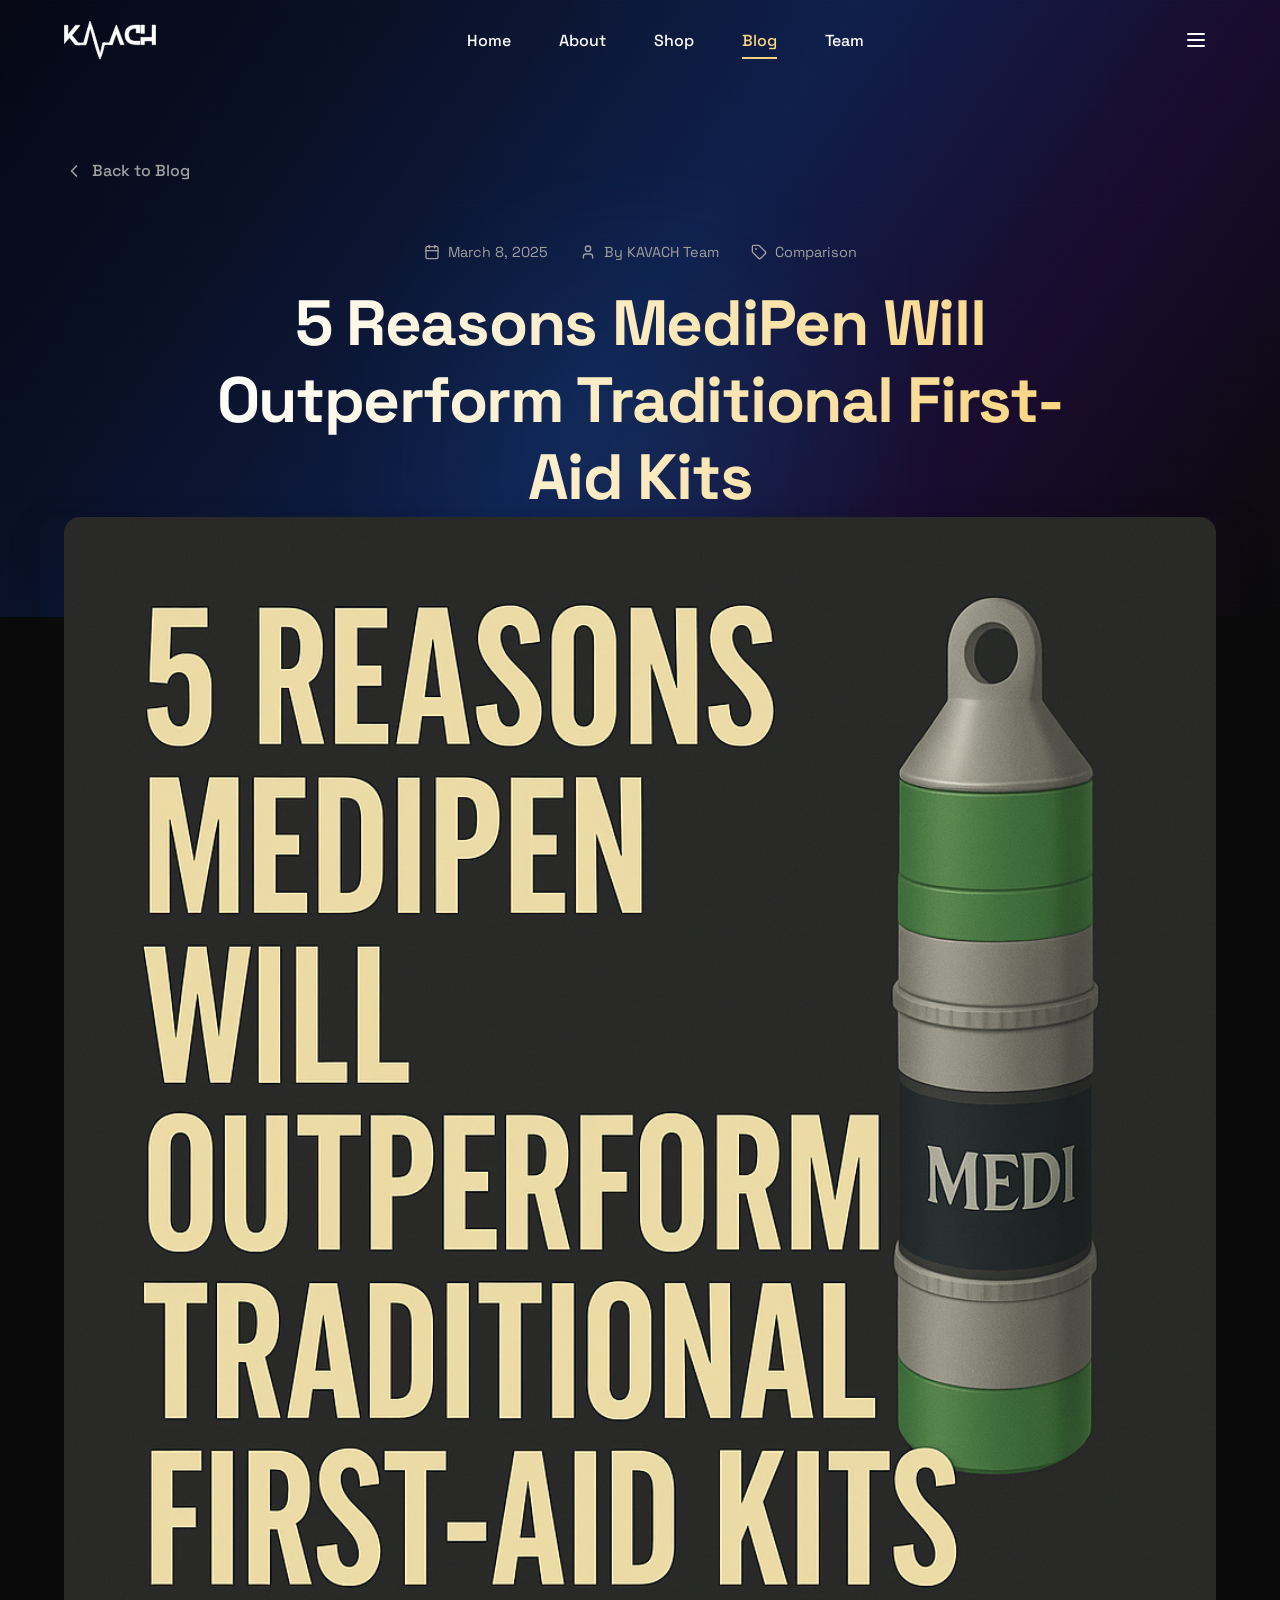
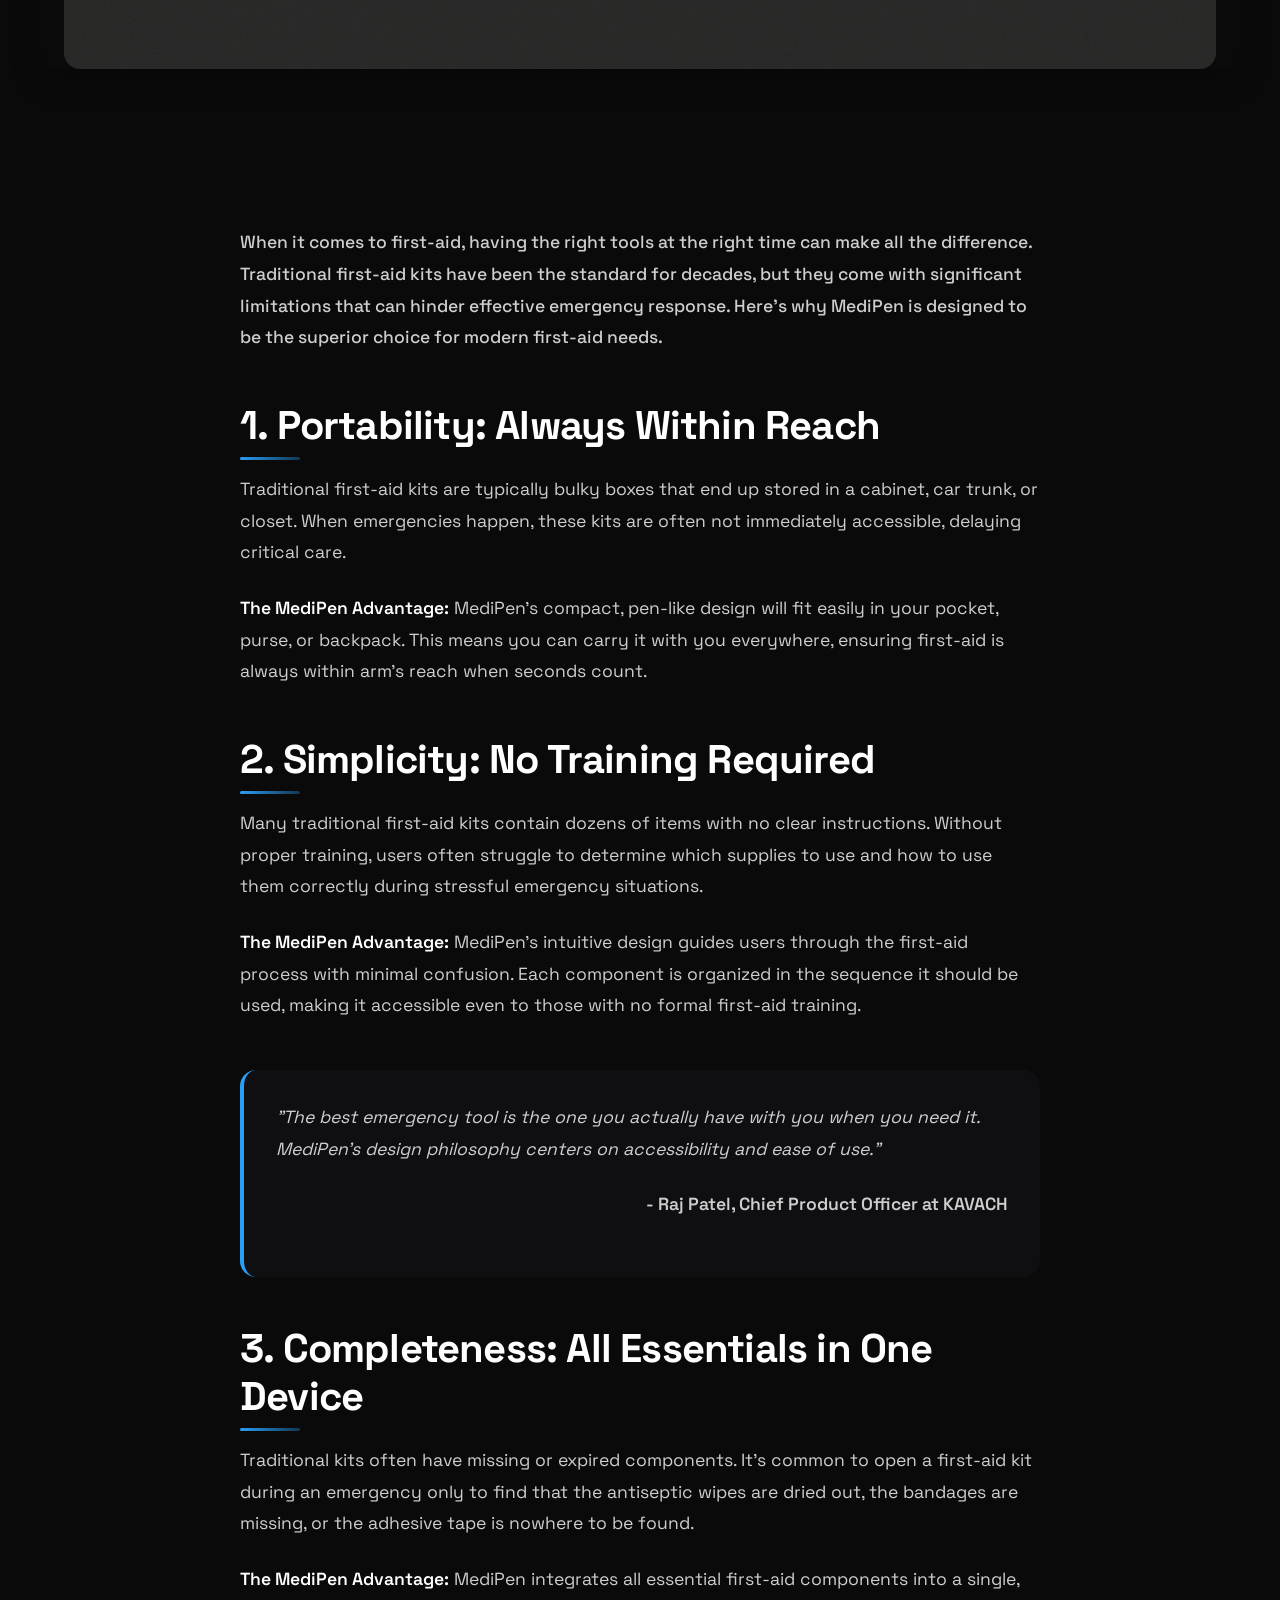
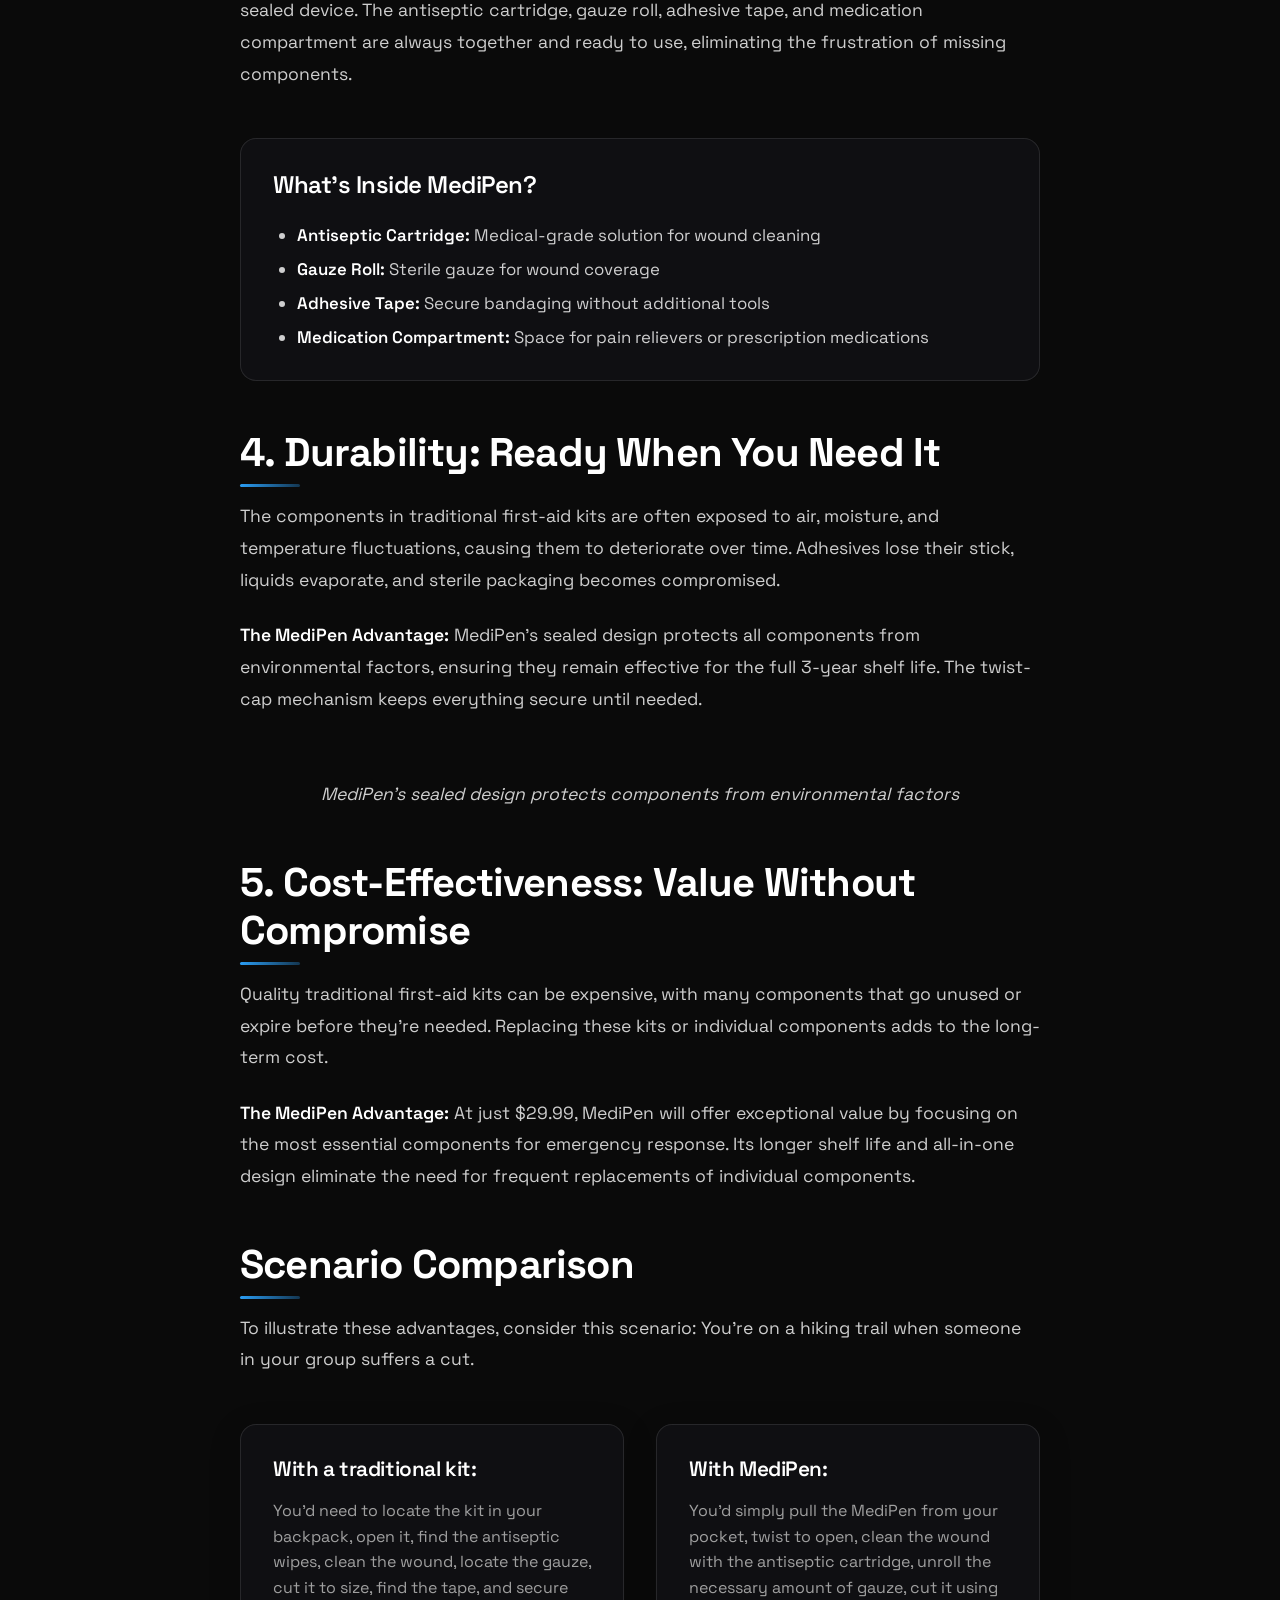
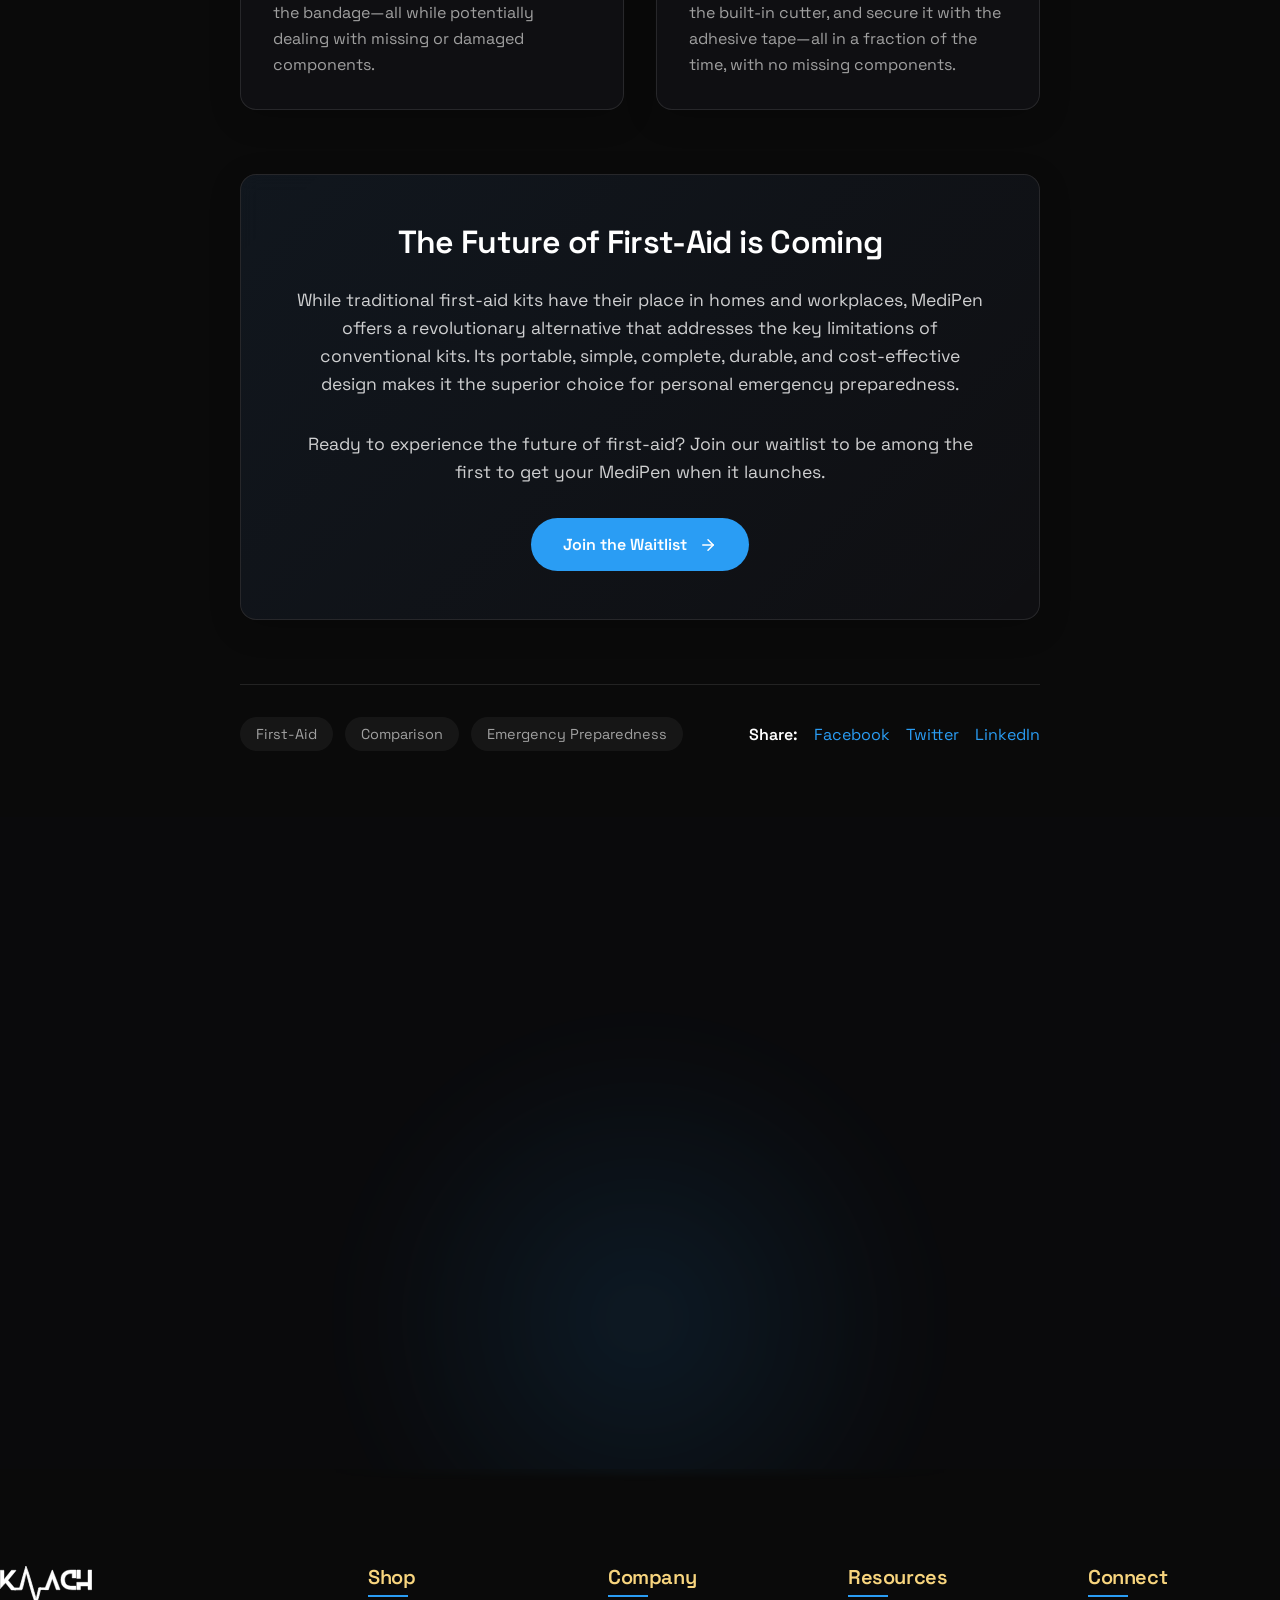
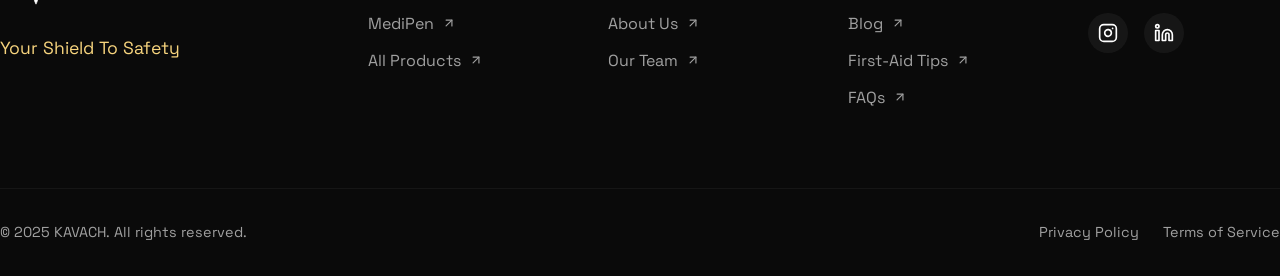
<file: blog/medipen-vs-traditional.html>
<!DOCTYPE html><html lang="en" class="__variable_4bc053 dark"><head><meta charSet="utf-8"/><meta name="viewport" content="width=device-width, initial-scale=1"/><link rel="stylesheet" href="/_next/static/css/3713c3ca5439afed.css" data-precedence="next"/><link rel="stylesheet" href="/_next/static/css/b403c39ac866f606.css" data-precedence="next"/><link rel="preload" as="script" fetchPriority="low" href="/_next/static/chunks/webpack-1d7cb3acd55c6159.js"/><script src="/_next/static/chunks/4bd1b696-e49035dfb5db83da.js" async=""></script><script src="/_next/static/chunks/684-b1c9d5b3830c3c9f.js" async=""></script><script src="/_next/static/chunks/main-app-9e8fdaf64be143db.js" async=""></script><script src="/_next/static/chunks/63-d6bbb734152306ba.js" async=""></script><script src="/_next/static/chunks/874-f829e1f91ecfc8a6.js" async=""></script><script src="/_next/static/chunks/app/layout-0146c8c690b7cd65.js" async=""></script><script src="/_next/static/chunks/app/blog/medipen-vs-traditional/page-7b212921c337de9e.js" async=""></script><title>KAVACH - Your Shield To Safety</title><meta name="description" content="Transform your approach to First-Aid within seconds. No online course, no notes, no experience, no degree needed."/><link rel="icon" href="/favicon.ico" type="image/x-icon" sizes="16x16"/><script src="/_next/static/chunks/polyfills-42372ed130431b0a.js" noModule=""></script></head><body><div class="noise"></div><div class="gradient-bg"></div><div class="
    CursorEffect_cursor__Pjvpx 
    CursorEffect_hidden__ymcLm 
     
    
  " style="left:0px;top:0px"></div><div class="
    CursorEffect_cursorDot__WnnzS 
    CursorEffect_hidden__ymcLm 
     
    
  " style="left:0px;top:0px"></div><header class="Navbar_header__xPE0t "><div class="Navbar_container__2Cq63"><div class="Navbar_navbar__GrSXC"><a class="Navbar_logo__X4o9i" href="/"><img alt="KAVACH Logo" loading="lazy" width="120" height="40" decoding="async" data-nimg="1" class="Navbar_logoImage__msoFF" style="color:transparent" src="/placeholder.svg"/></a><nav class="Navbar_nav__yFFPE "><ul class="Navbar_navList__gzP7S"><li class="Navbar_navItem__Fpmiu"><a class="Navbar_navLink__16zHl " href="/"><span class="Navbar_navLinkText__b62dB">Home</span><span class="Navbar_navLinkLine__zmZC9"></span></a></li><li class="Navbar_navItem__Fpmiu"><a class="Navbar_navLink__16zHl " href="/about"><span class="Navbar_navLinkText__b62dB">About</span><span class="Navbar_navLinkLine__zmZC9"></span></a></li><li class="Navbar_navItem__Fpmiu"><a class="Navbar_navLink__16zHl " href="/shop"><span class="Navbar_navLinkText__b62dB">Shop</span><span class="Navbar_navLinkLine__zmZC9"></span></a></li><li class="Navbar_navItem__Fpmiu"><a class="Navbar_navLink__16zHl Navbar_activeLink__izzmo" href="/blog"><span class="Navbar_navLinkText__b62dB">Blog</span><span class="Navbar_navLinkLine__zmZC9"></span></a></li><li class="Navbar_navItem__Fpmiu"><a class="Navbar_navLink__16zHl " href="/team"><span class="Navbar_navLinkText__b62dB">Team</span><span class="Navbar_navLinkLine__zmZC9"></span></a></li></ul></nav><div class="Navbar_navRight__dp8Wr"><button class="Navbar_menuButton__yMNyJ" aria-label="Toggle menu"><svg xmlns="http://www.w3.org/2000/svg" width="24" height="24" viewBox="0 0 24 24" fill="none" stroke="currentColor" stroke-width="2" stroke-linecap="round" stroke-linejoin="round" class="lucide lucide-menu"><line x1="4" x2="20" y1="12" y2="12"></line><line x1="4" x2="20" y1="6" y2="6"></line><line x1="4" x2="20" y1="18" y2="18"></line></svg></button></div></div></div></header><main><!--$--><article class="post_blogPost__Mdh9A"><section class="post_postHero__mkdKo"><div class="post_container___9qh0"><a class="post_backLink__Q4dEa" href="/blog"><svg xmlns="http://www.w3.org/2000/svg" width="20" height="20" viewBox="0 0 24 24" fill="none" stroke="currentColor" stroke-width="2" stroke-linecap="round" stroke-linejoin="round" class="lucide lucide-chevron-left"><path d="m15 18-6-6 6-6"></path></svg><span>Back to Blog</span></a><div class="post_postHeader__lfBsp"><div class="post_postMeta__CmUnd"><div class="post_postDate__ZslgE"><svg xmlns="http://www.w3.org/2000/svg" width="16" height="16" viewBox="0 0 24 24" fill="none" stroke="currentColor" stroke-width="2" stroke-linecap="round" stroke-linejoin="round" class="lucide lucide-calendar"><path d="M8 2v4"></path><path d="M16 2v4"></path><rect width="18" height="18" x="3" y="4" rx="2"></rect><path d="M3 10h18"></path></svg><span>March 8, 2025</span></div><div class="post_postAuthor__K2_v0"><svg xmlns="http://www.w3.org/2000/svg" width="16" height="16" viewBox="0 0 24 24" fill="none" stroke="currentColor" stroke-width="2" stroke-linecap="round" stroke-linejoin="round" class="lucide lucide-user"><path d="M19 21v-2a4 4 0 0 0-4-4H9a4 4 0 0 0-4 4v2"></path><circle cx="12" cy="7" r="4"></circle></svg><span>By KAVACH Team</span></div><div class="post_postCategory__WsZdY"><svg xmlns="http://www.w3.org/2000/svg" width="16" height="16" viewBox="0 0 24 24" fill="none" stroke="currentColor" stroke-width="2" stroke-linecap="round" stroke-linejoin="round" class="lucide lucide-tag"><path d="M12.586 2.586A2 2 0 0 0 11.172 2H4a2 2 0 0 0-2 2v7.172a2 2 0 0 0 .586 1.414l8.704 8.704a2.426 2.426 0 0 0 3.42 0l6.58-6.58a2.426 2.426 0 0 0 0-3.42z"></path><circle cx="7.5" cy="7.5" r=".5" fill="currentColor"></circle></svg><span>Comparison</span></div></div><h1 class="post_postTitle__dFBz_">5 Reasons MediPen Will Outperform Traditional First-Aid Kits</h1><div class="post_postActions__UvWWx"><button class="post_actionButton__zIgur"><svg xmlns="http://www.w3.org/2000/svg" width="18" height="18" viewBox="0 0 24 24" fill="none" stroke="currentColor" stroke-width="2" stroke-linecap="round" stroke-linejoin="round" class="lucide lucide-share2"><circle cx="18" cy="5" r="3"></circle><circle cx="6" cy="12" r="3"></circle><circle cx="18" cy="19" r="3"></circle><line x1="8.59" x2="15.42" y1="13.51" y2="17.49"></line><line x1="15.41" x2="8.59" y1="6.51" y2="10.49"></line></svg><span>Share</span></button><button class="post_actionButton__zIgur"><svg xmlns="http://www.w3.org/2000/svg" width="18" height="18" viewBox="0 0 24 24" fill="none" stroke="currentColor" stroke-width="2" stroke-linecap="round" stroke-linejoin="round" class="lucide lucide-message-circle"><path d="M7.9 20A9 9 0 1 0 4 16.1L2 22Z"></path></svg><span>Comment</span></button><button class="post_actionButton__zIgur"><svg xmlns="http://www.w3.org/2000/svg" width="18" height="18" viewBox="0 0 24 24" fill="none" stroke="currentColor" stroke-width="2" stroke-linecap="round" stroke-linejoin="round" class="lucide lucide-heart"><path d="M19 14c1.49-1.46 3-3.21 3-5.5A5.5 5.5 0 0 0 16.5 3c-1.76 0-3 .5-4.5 2-1.5-1.5-2.74-2-4.5-2A5.5 5.5 0 0 0 2 8.5c0 2.3 1.5 4.05 3 5.5l7 7Z"></path></svg><span>Like</span></button></div></div></div><div class="post_heroGlow___Jq6A"></div><div class="post_heroMesh__VbOH_"></div></section><div class="post_featuredImageContainer__ZnGwq"><div class="post_featuredImageWrapper__n8Hwf"><img alt="MediPen vs Traditional First-Aid Kits" loading="lazy" width="1200" height="500" decoding="async" data-nimg="1" class="post_featuredImage__db1vy" style="color:transparent" src="/mpbetter.png?height=500&amp;width=1200"/><div class="post_imageGlow__fsxAV"></div></div></div><section class="post_postContent__N7G_D"><div class="post_container___9qh0"><div class="post_contentWrapper__CGhRc"><p class="post_leadParagraph__Uxexj">When it comes to first-aid, having the right tools at the right time can make all the difference. Traditional first-aid kits have been the standard for decades, but they come with significant limitations that can hinder effective emergency response. Here&#x27;s why MediPen is designed to be the superior choice for modern first-aid needs.</p><h2>1. Portability: Always Within Reach</h2><p>Traditional first-aid kits are typically bulky boxes that end up stored in a cabinet, car trunk, or closet. When emergencies happen, these kits are often not immediately accessible, delaying critical care.</p><p><strong>The MediPen Advantage:</strong> MediPen&#x27;s compact, pen-like design will fit easily in your pocket, purse, or backpack. This means you can carry it with you everywhere, ensuring first-aid is always within arm&#x27;s reach when seconds count.</p><h2>2. Simplicity: No Training Required</h2><p>Many traditional first-aid kits contain dozens of items with no clear instructions. Without proper training, users often struggle to determine which supplies to use and how to use them correctly during stressful emergency situations.</p><p><strong>The MediPen Advantage:</strong> MediPen&#x27;s intuitive design guides users through the first-aid process with minimal confusion. Each component is organized in the sequence it should be used, making it accessible even to those with no formal first-aid training.</p><div class="post_quoteBlock__CbqLm"><p class="post_quote__DXg9g">&quot;The best emergency tool is the one you actually have with you when you need it. MediPen&#x27;s design philosophy centers on accessibility and ease of use.&quot;</p><p class="post_quoteAuthor__WqZGk">- Raj Patel, Chief Product Officer at KAVACH</p></div><h2>3. Completeness: All Essentials in One Device</h2><p>Traditional kits often have missing or expired components. It&#x27;s common to open a first-aid kit during an emergency only to find that the antiseptic wipes are dried out, the bandages are missing, or the adhesive tape is nowhere to be found.</p><p><strong>The MediPen Advantage:</strong> MediPen integrates all essential first-aid components into a single, sealed device. The antiseptic cartridge, gauze roll, adhesive tape, and medication compartment are always together and ready to use, eliminating the frustration of missing components.</p><div class="post_callout__L0pxe"><h3>What&#x27;s Inside MediPen?</h3><ul><li><strong>Antiseptic Cartridge:</strong> Medical-grade solution for wound cleaning</li><li><strong>Gauze Roll:</strong> Sterile gauze for wound coverage</li><li><strong>Adhesive Tape:</strong> Secure bandaging without additional tools</li><li><strong>Medication Compartment:</strong> Space for pain relievers or prescription medications</li></ul></div><h2>4. Durability: Ready When You Need It</h2><p>The components in traditional first-aid kits are often exposed to air, moisture, and temperature fluctuations, causing them to deteriorate over time. Adhesives lose their stick, liquids evaporate, and sterile packaging becomes compromised.</p><p><strong>The MediPen Advantage:</strong> MediPen&#x27;s sealed design protects all components from environmental factors, ensuring they remain effective for the full 3-year shelf life. The twist-cap mechanism keeps everything secure until needed.</p><div class="post_imageBlock__H4EMA"><div class="post_imageWrapper__pCRsG"><div class="post_imageGlow__fsxAV"></div></div><p class="post_imageCaption__dCI_t">MediPen&#x27;s sealed design protects components from environmental factors</p></div><h2>5. Cost-Effectiveness: Value Without Compromise</h2><p>Quality traditional first-aid kits can be expensive, with many components that go unused or expire before they&#x27;re needed. Replacing these kits or individual components adds to the long-term cost.</p><p><strong>The MediPen Advantage:</strong> At just $29.99, MediPen will offer exceptional value by focusing on the most essential components for emergency response. Its longer shelf life and all-in-one design eliminate the need for frequent replacements of individual components.</p><h2>Scenario Comparison</h2><p>To illustrate these advantages, consider this scenario: You&#x27;re on a hiking trail when someone in your group suffers a cut.</p><div class="post_comparisonGrid__0gFAe"><div class="post_comparisonCard__LH594"><h3>With a traditional kit:</h3><p>You&#x27;d need to locate the kit in your backpack, open it, find the antiseptic wipes, clean the wound, locate the gauze, cut it to size, find the tape, and secure the bandage—all while potentially dealing with missing or damaged components.</p></div><div class="post_comparisonCard__LH594"><h3>With MediPen:</h3><p>You&#x27;d simply pull the MediPen from your pocket, twist to open, clean the wound with the antiseptic cartridge, unroll the necessary amount of gauze, cut it using the built-in cutter, and secure it with the adhesive tape—all in a fraction of the time, with no missing components.</p></div></div><div class="post_conclusion__WNrOn"><h3>The Future of First-Aid is Coming</h3><p>While traditional first-aid kits have their place in homes and workplaces, MediPen offers a revolutionary alternative that addresses the key limitations of conventional kits. Its portable, simple, complete, durable, and cost-effective design makes it the superior choice for personal emergency preparedness.</p><p>Ready to experience the future of first-aid? Join our waitlist to be among the first to get your MediPen when it launches.</p><a class="post_ctaButton__SOHjB" href="/shop/medipen"><span>Join the Waitlist</span><svg xmlns="http://www.w3.org/2000/svg" width="18" height="18" viewBox="0 0 24 24" fill="none" stroke="currentColor" stroke-width="2" stroke-linecap="round" stroke-linejoin="round" class="lucide lucide-arrow-right post_buttonIcon__U94t6"><path d="M5 12h14"></path><path d="m12 5 7 7-7 7"></path></svg></a></div><div class="post_postFooter__xRNVT"><div class="post_tags__MFuF0"><span class="post_tag__SWhwv">First-Aid</span><span class="post_tag__SWhwv">Comparison</span><span class="post_tag__SWhwv">Emergency Preparedness</span></div><div class="post_shareLinks__poraN"><span class="post_shareText__0H_AT">Share:</span><a href="#" class="post_shareLink__IAF2l">Facebook</a><a href="#" class="post_shareLink__IAF2l">Twitter</a><a href="#" class="post_shareLink__IAF2l">LinkedIn</a></div></div></div></div></section><section class="post_relatedPosts__NpSaU"><div class="post_container___9qh0"><h2 class="post_relatedTitle__Uu_oj">Related Articles</h2><div class="post_relatedGrid__OkkvA"><div class="post_relatedCard__8WoVP"><div class="post_relatedImage__0_DiP"><div class="post_imageWrapper__pCRsG"><img alt="MediPen revolutionizing first-aid" loading="lazy" width="300" height="200" decoding="async" data-nimg="1" class="post_image__vRGyA" style="color:transparent" src="/placeholder.svg?height=200&amp;width=300"/><div class="post_imageGlow__fsxAV"></div></div></div><div class="post_relatedContent__Elp09"><div class="post_relatedMeta__7wdEM"><svg xmlns="http://www.w3.org/2000/svg" width="14" height="14" viewBox="0 0 24 24" fill="none" stroke="currentColor" stroke-width="2" stroke-linecap="round" stroke-linejoin="round" class="lucide lucide-calendar"><path d="M8 2v4"></path><path d="M16 2v4"></path><rect width="18" height="18" x="3" y="4" rx="2"></rect><path d="M3 10h18"></path></svg><span>March 15, 2025</span></div><h3 class="post_relatedPostTitle__oJ7xg"><a href="/blog/medipen-revolution">Why MediPen is Revolutionizing First-Aid</a></h3><a class="post_readMore__WyZwp" href="/blog/medipen-revolution"><span>Read Article</span><svg xmlns="http://www.w3.org/2000/svg" width="14" height="14" viewBox="0 0 24 24" fill="none" stroke="currentColor" stroke-width="2" stroke-linecap="round" stroke-linejoin="round" class="lucide lucide-arrow-right"><path d="M5 12h14"></path><path d="m12 5 7 7-7 7"></path></svg></a></div></div><div class="post_relatedCard__8WoVP"><div class="post_relatedImage__0_DiP"><div class="post_imageWrapper__pCRsG"><img alt="MediPen success stories" loading="lazy" width="300" height="200" decoding="async" data-nimg="1" class="post_image__vRGyA" style="color:transparent" src="/placeholder.svg?height=200&amp;width=300"/><div class="post_imageGlow__fsxAV"></div></div></div><div class="post_relatedContent__Elp09"><div class="post_relatedMeta__7wdEM"><svg xmlns="http://www.w3.org/2000/svg" width="14" height="14" viewBox="0 0 24 24" fill="none" stroke="currentColor" stroke-width="2" stroke-linecap="round" stroke-linejoin="round" class="lucide lucide-calendar"><path d="M8 2v4"></path><path d="M16 2v4"></path><rect width="18" height="18" x="3" y="4" rx="2"></rect><path d="M3 10h18"></path></svg><span>March 1, 2025</span></div><h3 class="post_relatedPostTitle__oJ7xg"><a href="/blog/medipen-stories">Real Stories: How MediPen Could Save The Day</a></h3><a class="post_readMore__WyZwp" href="/blog/medipen-stories"><span>Read Article</span><svg xmlns="http://www.w3.org/2000/svg" width="14" height="14" viewBox="0 0 24 24" fill="none" stroke="currentColor" stroke-width="2" stroke-linecap="round" stroke-linejoin="round" class="lucide lucide-arrow-right"><path d="M5 12h14"></path><path d="m12 5 7 7-7 7"></path></svg></a></div></div></div></div><div class="post_relatedGlow__PMHUF"></div></section></article><!--/$--></main><footer class="Footer_footer__pQtti"><div class="Footer_footerGlow__wpmZM"></div><div><div class="Footer_footerContent__yAl3k"><div class="Footer_footerLogo__4BA6d"><a href="/"><img alt="KAVACH Logo" loading="lazy" width="120" height="40" decoding="async" data-nimg="1" class="Footer_logoImage__WD24i" style="color:transparent" src="/placeholder.svg?height=40&amp;width=120"/></a><p class="Footer_footerTagline__jv0tL">Your Shield To Safety</p></div><div class="Footer_footerLinks__M17kI"><div class="Footer_footerSection__UvV_8"><h3 class="Footer_footerHeading__3uvto">Shop</h3><ul class="Footer_footerList__szIDW"><li><a class="Footer_footerLink__xz_wT" href="/shop/medipen"><span>MediPen</span><svg xmlns="http://www.w3.org/2000/svg" width="14" height="14" viewBox="0 0 24 24" fill="none" stroke="currentColor" stroke-width="2" stroke-linecap="round" stroke-linejoin="round" class="lucide lucide-arrow-up-right Footer_linkIcon__fj_x_"><path d="M7 7h10v10"></path><path d="M7 17 17 7"></path></svg></a></li><li><a class="Footer_footerLink__xz_wT" href="/shop"><span>All Products</span><svg xmlns="http://www.w3.org/2000/svg" width="14" height="14" viewBox="0 0 24 24" fill="none" stroke="currentColor" stroke-width="2" stroke-linecap="round" stroke-linejoin="round" class="lucide lucide-arrow-up-right Footer_linkIcon__fj_x_"><path d="M7 7h10v10"></path><path d="M7 17 17 7"></path></svg></a></li></ul></div><div class="Footer_footerSection__UvV_8"><h3 class="Footer_footerHeading__3uvto">Company</h3><ul class="Footer_footerList__szIDW"><li><a class="Footer_footerLink__xz_wT" href="/about"><span>About Us</span><svg xmlns="http://www.w3.org/2000/svg" width="14" height="14" viewBox="0 0 24 24" fill="none" stroke="currentColor" stroke-width="2" stroke-linecap="round" stroke-linejoin="round" class="lucide lucide-arrow-up-right Footer_linkIcon__fj_x_"><path d="M7 7h10v10"></path><path d="M7 17 17 7"></path></svg></a></li><li><a class="Footer_footerLink__xz_wT" href="/team"><span>Our Team</span><svg xmlns="http://www.w3.org/2000/svg" width="14" height="14" viewBox="0 0 24 24" fill="none" stroke="currentColor" stroke-width="2" stroke-linecap="round" stroke-linejoin="round" class="lucide lucide-arrow-up-right Footer_linkIcon__fj_x_"><path d="M7 7h10v10"></path><path d="M7 17 17 7"></path></svg></a></li></ul></div><div class="Footer_footerSection__UvV_8"><h3 class="Footer_footerHeading__3uvto">Resources</h3><ul class="Footer_footerList__szIDW"><li><a class="Footer_footerLink__xz_wT" href="/blog"><span>Blog</span><svg xmlns="http://www.w3.org/2000/svg" width="14" height="14" viewBox="0 0 24 24" fill="none" stroke="currentColor" stroke-width="2" stroke-linecap="round" stroke-linejoin="round" class="lucide lucide-arrow-up-right Footer_linkIcon__fj_x_"><path d="M7 7h10v10"></path><path d="M7 17 17 7"></path></svg></a></li><li><a class="Footer_footerLink__xz_wT" href="/shop/medipen#howToUse"><span>First-Aid Tips</span><svg xmlns="http://www.w3.org/2000/svg" width="14" height="14" viewBox="0 0 24 24" fill="none" stroke="currentColor" stroke-width="2" stroke-linecap="round" stroke-linejoin="round" class="lucide lucide-arrow-up-right Footer_linkIcon__fj_x_"><path d="M7 7h10v10"></path><path d="M7 17 17 7"></path></svg></a></li><li><a class="Footer_footerLink__xz_wT" href="/shop/medipen#faq"><span>FAQs</span><svg xmlns="http://www.w3.org/2000/svg" width="14" height="14" viewBox="0 0 24 24" fill="none" stroke="currentColor" stroke-width="2" stroke-linecap="round" stroke-linejoin="round" class="lucide lucide-arrow-up-right Footer_linkIcon__fj_x_"><path d="M7 7h10v10"></path><path d="M7 17 17 7"></path></svg></a></li></ul></div><div class="Footer_footerSection__UvV_8"><h3 class="Footer_footerHeading__3uvto">Connect</h3><div class="Footer_socialLinks__tA7gt"><a href="https://www.instagram.com/kavach_co/" class="Footer_socialLink__hPzxm" aria-label="Instagram"><svg xmlns="http://www.w3.org/2000/svg" width="20" height="20" viewBox="0 0 24 24" fill="none" stroke="currentColor" stroke-width="2" stroke-linecap="round" stroke-linejoin="round" class="lucide lucide-instagram"><rect width="20" height="20" x="2" y="2" rx="5" ry="5"></rect><path d="M16 11.37A4 4 0 1 1 12.63 8 4 4 0 0 1 16 11.37z"></path><line x1="17.5" x2="17.51" y1="6.5" y2="6.5"></line></svg></a><a href="https://www.linkedin.com/in/kavach-%E2%A0%80-445419328/" class="Footer_socialLink__hPzxm" aria-label="LinkedIn"><svg xmlns="http://www.w3.org/2000/svg" width="20" height="20" viewBox="0 0 24 24" fill="none" stroke="currentColor" stroke-width="2" stroke-linecap="round" stroke-linejoin="round" class="lucide lucide-linkedin"><path d="M16 8a6 6 0 0 1 6 6v7h-4v-7a2 2 0 0 0-2-2 2 2 0 0 0-2 2v7h-4v-7a6 6 0 0 1 6-6z"></path><rect width="4" height="12" x="2" y="9"></rect><circle cx="4" cy="4" r="2"></circle></svg></a></div></div></div></div><div class="Footer_footerBottom__YIYBj"><p class="Footer_copyright__j4atB">© <!-- -->2025<!-- --> KAVACH. All rights reserved.</p><div class="Footer_footerBottomLinks__w8bl5"><a class="Footer_footerBottomLink__6kjUD" href="#">Privacy Policy</a><a class="Footer_footerBottomLink__6kjUD" href="#">Terms of Service</a></div></div></div></footer><script src="/_next/static/chunks/webpack-1d7cb3acd55c6159.js" async=""></script><script>(self.__next_f=self.__next_f||[]).push([0])</script><script>self.__next_f.push([1,"1:\"$Sreact.fragment\"\n2:I[7026,[\"63\",\"static/chunks/63-d6bbb734152306ba.js\",\"874\",\"static/chunks/874-f829e1f91ecfc8a6.js\",\"177\",\"static/chunks/app/layout-0146c8c690b7cd65.js\"],\"default\"]\n3:I[4315,[\"63\",\"static/chunks/63-d6bbb734152306ba.js\",\"874\",\"static/chunks/874-f829e1f91ecfc8a6.js\",\"177\",\"static/chunks/app/layout-0146c8c690b7cd65.js\"],\"default\"]\n4:I[7555,[],\"\"]\n5:I[1295,[],\"\"]\n6:I[6874,[\"63\",\"static/chunks/63-d6bbb734152306ba.js\",\"874\",\"static/chunks/874-f829e1f91ecfc8a6.js\",\"177\",\"static/chunks/app/layout-0146c8c690b7cd65.js\"],\"\"]\n7:I[3063,[\"63\",\"static/chunks/63-d6bbb734152306ba.js\",\"874\",\"static/chunks/874-f829e1f91ecfc8a6.js\",\"177\",\"static/chunks/app/layout-0146c8c690b7cd65.js\"],\"Image\"]\n8:I[894,[],\"ClientPageRoot\"]\n9:I[7217,[\"63\",\"static/chunks/63-d6bbb734152306ba.js\",\"874\",\"static/chunks/874-f829e1f91ecfc8a6.js\",\"132\",\"static/chunks/app/blog/medipen-vs-traditional/page-7b212921c337de9e.js\"],\"default\"]\nc:I[9665,[],\"OutletBoundary\"]\nf:I[9665,[],\"ViewportBoundary\"]\n11:I[9665,[],\"MetadataBoundary\"]\n13:I[6614,[],\"\"]\n:HL[\"/_next/static/css/3713c3ca5439afed.css\",\"style\"]\n:HL[\"/_next/static/css/b403c39ac866f606.css\",\"style\"]\n"])</script><script>self.__next_f.push([1,"0:{\"P\":null,\"b\":\"6KrknHz_nryDYGiw8LR-I\",\"p\":\"\",\"c\":[\"\",\"blog\",\"medipen-vs-traditional\"],\"i\":false,\"f\":[[[\"\",{\"children\":[\"blog\",{\"children\":[\"medipen-vs-traditional\",{\"children\":[\"__PAGE__\",{}]}]}]},\"$undefined\",\"$undefined\",true],[\"\",[\"$\",\"$1\",\"c\",{\"children\":[[[\"$\",\"link\",\"0\",{\"rel\":\"stylesheet\",\"href\":\"/_next/static/css/3713c3ca5439afed.css\",\"precedence\":\"next\",\"crossOrigin\":\"$undefined\",\"nonce\":\"$undefined\"}]],[\"$\",\"html\",null,{\"lang\":\"en\",\"className\":\"__variable_4bc053 dark\",\"children\":[\"$\",\"body\",null,{\"children\":[[\"$\",\"div\",null,{\"className\":\"noise\"}],[\"$\",\"div\",null,{\"className\":\"gradient-bg\"}],[\"$\",\"$L2\",null,{}],[\"$\",\"$L3\",null,{}],[\"$\",\"main\",null,{\"children\":[\"$\",\"$L4\",null,{\"parallelRouterKey\":\"children\",\"error\":\"$undefined\",\"errorStyles\":\"$undefined\",\"errorScripts\":\"$undefined\",\"template\":[\"$\",\"$L5\",null,{}],\"templateStyles\":\"$undefined\",\"templateScripts\":\"$undefined\",\"notFound\":[[[\"$\",\"title\",null,{\"children\":\"404: This page could not be found.\"}],[\"$\",\"div\",null,{\"style\":{\"fontFamily\":\"system-ui,\\\"Segoe UI\\\",Roboto,Helvetica,Arial,sans-serif,\\\"Apple Color Emoji\\\",\\\"Segoe UI Emoji\\\"\",\"height\":\"100vh\",\"textAlign\":\"center\",\"display\":\"flex\",\"flexDirection\":\"column\",\"alignItems\":\"center\",\"justifyContent\":\"center\"},\"children\":[\"$\",\"div\",null,{\"children\":[[\"$\",\"style\",null,{\"dangerouslySetInnerHTML\":{\"__html\":\"body{color:#000;background:#fff;margin:0}.next-error-h1{border-right:1px solid rgba(0,0,0,.3)}@media (prefers-color-scheme:dark){body{color:#fff;background:#000}.next-error-h1{border-right:1px solid rgba(255,255,255,.3)}}\"}}],[\"$\",\"h1\",null,{\"className\":\"next-error-h1\",\"style\":{\"display\":\"inline-block\",\"margin\":\"0 20px 0 0\",\"padding\":\"0 23px 0 0\",\"fontSize\":24,\"fontWeight\":500,\"verticalAlign\":\"top\",\"lineHeight\":\"49px\"},\"children\":404}],[\"$\",\"div\",null,{\"style\":{\"display\":\"inline-block\"},\"children\":[\"$\",\"h2\",null,{\"style\":{\"fontSize\":14,\"fontWeight\":400,\"lineHeight\":\"49px\",\"margin\":0},\"children\":\"This page could not be found.\"}]}]]}]}]],[]],\"forbidden\":\"$undefined\",\"unauthorized\":\"$undefined\"}]}],[\"$\",\"footer\",null,{\"className\":\"Footer_footer__pQtti\",\"children\":[[\"$\",\"div\",null,{\"className\":\"Footer_footerGlow__wpmZM\"}],[\"$\",\"div\",null,{\"className\":\"$undefined\",\"children\":[[\"$\",\"div\",null,{\"className\":\"Footer_footerContent__yAl3k\",\"children\":[[\"$\",\"div\",null,{\"className\":\"Footer_footerLogo__4BA6d\",\"children\":[[\"$\",\"$L6\",null,{\"href\":\"/\",\"children\":[\"$\",\"$L7\",null,{\"src\":\"/placeholder.svg?height=40\u0026width=120\",\"alt\":\"KAVACH Logo\",\"width\":120,\"height\":40,\"className\":\"Footer_logoImage__WD24i\"}]}],[\"$\",\"p\",null,{\"className\":\"Footer_footerTagline__jv0tL\",\"children\":\"Your Shield To Safety\"}]]}],[\"$\",\"div\",null,{\"className\":\"Footer_footerLinks__M17kI\",\"children\":[[\"$\",\"div\",null,{\"className\":\"Footer_footerSection__UvV_8\",\"children\":[[\"$\",\"h3\",null,{\"className\":\"Footer_footerHeading__3uvto\",\"children\":\"Shop\"}],[\"$\",\"ul\",null,{\"className\":\"Footer_footerList__szIDW\",\"children\":[[\"$\",\"li\",null,{\"children\":[\"$\",\"$L6\",null,{\"href\":\"/shop/medipen\",\"className\":\"Footer_footerLink__xz_wT\",\"children\":[[\"$\",\"span\",null,{\"children\":\"MediPen\"}],[\"$\",\"svg\",null,{\"ref\":\"$undefined\",\"xmlns\":\"http://www.w3.org/2000/svg\",\"width\":14,\"height\":14,\"viewBox\":\"0 0 24 24\",\"fill\":\"none\",\"stroke\":\"currentColor\",\"strokeWidth\":2,\"strokeLinecap\":\"round\",\"strokeLinejoin\":\"round\",\"className\":\"lucide lucide-arrow-up-right Footer_linkIcon__fj_x_\",\"children\":[[\"$\",\"path\",\"1tivn9\",{\"d\":\"M7 7h10v10\"}],[\"$\",\"path\",\"1vkiza\",{\"d\":\"M7 17 17 7\"}],\"$undefined\"]}]]}]}],[\"$\",\"li\",null,{\"children\":[\"$\",\"$L6\",null,{\"href\":\"/shop\",\"className\":\"Footer_footerLink__xz_wT\",\"children\":[[\"$\",\"span\",null,{\"children\":\"All Products\"}],[\"$\",\"svg\",null,{\"ref\":\"$undefined\",\"xmlns\":\"http://www.w3.org/2000/svg\",\"width\":14,\"height\":14,\"viewBox\":\"0 0 24 24\",\"fill\":\"none\",\"stroke\":\"currentColor\",\"strokeWidth\":2,\"strokeLinecap\":\"round\",\"strokeLinejoin\":\"round\",\"className\":\"lucide lucide-arrow-up-right Footer_linkIcon__fj_x_\",\"children\":[[\"$\",\"path\",\"1tivn9\",{\"d\":\"M7 7h10v10\"}],[\"$\",\"path\",\"1vkiza\",{\"d\":\"M7 17 17 7\"}],\"$undefined\"]}]]}]}]]}]]}],[\"$\",\"div\",null,{\"className\":\"Footer_footerSection__UvV_8\",\"children\":[[\"$\",\"h3\",null,{\"className\":\"Footer_footerHeading__3uvto\",\"children\":\"Company\"}],[\"$\",\"ul\",null,{\"className\":\"Footer_footerList__szIDW\",\"children\":[[\"$\",\"li\",null,{\"children\":[\"$\",\"$L6\",null,{\"href\":\"/about\",\"className\":\"Footer_footerLink__xz_wT\",\"children\":[[\"$\",\"span\",null,{\"children\":\"About Us\"}],[\"$\",\"svg\",null,{\"ref\":\"$undefined\",\"xmlns\":\"http://www.w3.org/2000/svg\",\"width\":14,\"height\":14,\"viewBox\":\"0 0 24 24\",\"fill\":\"none\",\"stroke\":\"currentColor\",\"strokeWidth\":2,\"strokeLinecap\":\"round\",\"strokeLinejoin\":\"round\",\"className\":\"lucide lucide-arrow-up-right Footer_linkIcon__fj_x_\",\"children\":[[\"$\",\"path\",\"1tivn9\",{\"d\":\"M7 7h10v10\"}],[\"$\",\"path\",\"1vkiza\",{\"d\":\"M7 17 17 7\"}],\"$undefined\"]}]]}]}],[\"$\",\"li\",null,{\"children\":[\"$\",\"$L6\",null,{\"href\":\"/team\",\"className\":\"Footer_footerLink__xz_wT\",\"children\":[[\"$\",\"span\",null,{\"children\":\"Our Team\"}],[\"$\",\"svg\",null,{\"ref\":\"$undefined\",\"xmlns\":\"http://www.w3.org/2000/svg\",\"width\":14,\"height\":14,\"viewBox\":\"0 0 24 24\",\"fill\":\"none\",\"stroke\":\"currentColor\",\"strokeWidth\":2,\"strokeLinecap\":\"round\",\"strokeLinejoin\":\"round\",\"className\":\"lucide lucide-arrow-up-right Footer_linkIcon__fj_x_\",\"children\":[[\"$\",\"path\",\"1tivn9\",{\"d\":\"M7 7h10v10\"}],[\"$\",\"path\",\"1vkiza\",{\"d\":\"M7 17 17 7\"}],\"$undefined\"]}]]}]}]]}]]}],[\"$\",\"div\",null,{\"className\":\"Footer_footerSection__UvV_8\",\"children\":[[\"$\",\"h3\",null,{\"className\":\"Footer_footerHeading__3uvto\",\"children\":\"Resources\"}],[\"$\",\"ul\",null,{\"className\":\"Footer_footerList__szIDW\",\"children\":[[\"$\",\"li\",null,{\"children\":[\"$\",\"$L6\",null,{\"href\":\"/blog\",\"className\":\"Footer_footerLink__xz_wT\",\"children\":[[\"$\",\"span\",null,{\"children\":\"Blog\"}],[\"$\",\"svg\",null,{\"ref\":\"$undefined\",\"xmlns\":\"http://www.w3.org/2000/svg\",\"width\":14,\"height\":14,\"viewBox\":\"0 0 24 24\",\"fill\":\"none\",\"stroke\":\"currentColor\",\"strokeWidth\":2,\"strokeLinecap\":\"round\",\"strokeLinejoin\":\"round\",\"className\":\"lucide lucide-arrow-up-right Footer_linkIcon__fj_x_\",\"children\":[[\"$\",\"path\",\"1tivn9\",{\"d\":\"M7 7h10v10\"}],[\"$\",\"path\",\"1vkiza\",{\"d\":\"M7 17 17 7\"}],\"$undefined\"]}]]}]}],[\"$\",\"li\",null,{\"children\":[\"$\",\"$L6\",null,{\"href\":\"/shop/medipen#howToUse\",\"className\":\"Footer_footerLink__xz_wT\",\"children\":[[\"$\",\"span\",null,{\"children\":\"First-Aid Tips\"}],[\"$\",\"svg\",null,{\"ref\":\"$undefined\",\"xmlns\":\"http://www.w3.org/2000/svg\",\"width\":14,\"height\":14,\"viewBox\":\"0 0 24 24\",\"fill\":\"none\",\"stroke\":\"currentColor\",\"strokeWidth\":2,\"strokeLinecap\":\"round\",\"strokeLinejoin\":\"round\",\"className\":\"lucide lucide-arrow-up-right Footer_linkIcon__fj_x_\",\"children\":[[\"$\",\"path\",\"1tivn9\",{\"d\":\"M7 7h10v10\"}],[\"$\",\"path\",\"1vkiza\",{\"d\":\"M7 17 17 7\"}],\"$undefined\"]}]]}]}],[\"$\",\"li\",null,{\"children\":[\"$\",\"$L6\",null,{\"href\":\"/shop/medipen#faq\",\"className\":\"Footer_footerLink__xz_wT\",\"children\":[[\"$\",\"span\",null,{\"children\":\"FAQs\"}],[\"$\",\"svg\",null,{\"ref\":\"$undefined\",\"xmlns\":\"http://www.w3.org/2000/svg\",\"width\":14,\"height\":14,\"viewBox\":\"0 0 24 24\",\"fill\":\"none\",\"stroke\":\"currentColor\",\"strokeWidth\":2,\"strokeLinecap\":\"round\",\"strokeLinejoin\":\"round\",\"className\":\"lucide lucide-arrow-up-right Footer_linkIcon__fj_x_\",\"children\":[[\"$\",\"path\",\"1tivn9\",{\"d\":\"M7 7h10v10\"}],[\"$\",\"path\",\"1vkiza\",{\"d\":\"M7 17 17 7\"}],\"$undefined\"]}]]}]}]]}]]}],[\"$\",\"div\",null,{\"className\":\"Footer_footerSection__UvV_8\",\"children\":[[\"$\",\"h3\",null,{\"className\":\"Footer_footerHeading__3uvto\",\"children\":\"Connect\"}],[\"$\",\"div\",null,{\"className\":\"Footer_socialLinks__tA7gt\",\"children\":[[\"$\",\"a\",null,{\"href\":\"https://www.instagram.com/kavach_co/\",\"className\":\"Footer_socialLink__hPzxm\",\"aria-label\":\"Instagram\",\"children\":[\"$\",\"svg\",null,{\"ref\":\"$undefined\",\"xmlns\":\"http://www.w3.org/2000/svg\",\"width\":20,\"height\":20,\"viewBox\":\"0 0 24 24\",\"fill\":\"none\",\"stroke\":\"currentColor\",\"strokeWidth\":2,\"strokeLinecap\":\"round\",\"strokeLinejoin\":\"round\",\"className\":\"lucide lucide-instagram\",\"children\":[[\"$\",\"rect\",\"2e1cvw\",{\"width\":\"20\",\"height\":\"20\",\"x\":\"2\",\"y\":\"2\",\"rx\":\"5\",\"ry\":\"5\"}],[\"$\",\"path\",\"9exkf1\",{\"d\":\"M16 11.37A4 4 0 1 1 12.63 8 4 4 0 0 1 16 11.37z\"}],[\"$\",\"line\",\"r4j83e\",{\"x1\":\"17.5\",\"x2\":\"17.51\",\"y1\":\"6.5\",\"y2\":\"6.5\"}],\"$undefined\"]}]}],[\"$\",\"a\",null,{\"href\":\"https://www.linkedin.com/in/kavach-%E2%A0%80-445419328/\",\"className\":\"Footer_socialLink__hPzxm\",\"aria-label\":\"LinkedIn\",\"children\":[\"$\",\"svg\",null,{\"ref\":\"$undefined\",\"xmlns\":\"http://www.w3.org/2000/svg\",\"width\":20,\"height\":20,\"viewBox\":\"0 0 24 24\",\"fill\":\"none\",\"stroke\":\"currentColor\",\"strokeWidth\":2,\"strokeLinecap\":\"round\",\"strokeLinejoin\":\"round\",\"className\":\"lucide lucide-linkedin\",\"children\":[[\"$\",\"path\",\"c2jq9f\",{\"d\":\"M16 8a6 6 0 0 1 6 6v7h-4v-7a2 2 0 0 0-2-2 2 2 0 0 0-2 2v7h-4v-7a6 6 0 0 1 6-6z\"}],[\"$\",\"rect\",\"mk3on5\",{\"width\":\"4\",\"height\":\"12\",\"x\":\"2\",\"y\":\"9\"}],[\"$\",\"circle\",\"bt5ra8\",{\"cx\":\"4\",\"cy\":\"4\",\"r\":\"2\"}],\"$undefined\"]}]}]]}]]}]]}]]}],[\"$\",\"div\",null,{\"className\":\"Footer_footerBottom__YIYBj\",\"children\":[[\"$\",\"p\",null,{\"className\":\"Footer_copyright__j4atB\",\"children\":[\"© \",2025,\" KAVACH. All rights reserved.\"]}],[\"$\",\"div\",null,{\"className\":\"Footer_footerBottomLinks__w8bl5\",\"children\":[[\"$\",\"$L6\",null,{\"href\":\"#\",\"className\":\"Footer_footerBottomLink__6kjUD\",\"children\":\"Privacy Policy\"}],[\"$\",\"$L6\",null,{\"href\":\"#\",\"className\":\"Footer_footerBottomLink__6kjUD\",\"children\":\"Terms of Service\"}]]}]]}]]}]]}]]}]}]]}],{\"children\":[\"blog\",[\"$\",\"$1\",\"c\",{\"children\":[null,[\"$\",\"$L4\",null,{\"parallelRouterKey\":\"children\",\"error\":\"$undefined\",\"errorStyles\":\"$undefined\",\"errorScripts\":\"$undefined\",\"template\":[\"$\",\"$L5\",null,{}],\"templateStyles\":\"$undefined\",\"templateScripts\":\"$undefined\",\"notFound\":\"$undefined\",\"forbidden\":\"$undefined\",\"unauthorized\":\"$undefined\"}]]}],{\"children\":[\"medipen-vs-traditional\",[\"$\",\"$1\",\"c\",{\"children\":[null,[\"$\",\"$L4\",null,{\"parallelRouterKey\":\"children\",\"error\":\"$undefined\",\"errorStyles\":\"$undefined\",\"errorScripts\":\"$undefined\",\"template\":[\"$\",\"$L5\",null,{}],\"templateStyles\":\"$undefined\",\"templateScripts\":\"$undefined\",\"notFound\":\"$undefined\",\"forbidden\":\"$undefined\",\"unauthorized\":\"$undefined\"}]]}],{\"children\":[\"__PAGE__\",[\"$\",\"$1\",\"c\",{\"children\":[[\"$\",\"$L8\",null,{\"Component\":\"$9\",\"searchParams\":{},\"params\":{},\"promises\":[\"$@a\",\"$@b\"]}],\"$undefined\",[[\"$\",\"link\",\"0\",{\"rel\":\"stylesheet\",\"href\":\"/_next/static/css/b403c39ac866f606.css\",\"precedence\":\"next\",\"crossOrigin\":\"$undefined\",\"nonce\":\"$undefined\"}]],[\"$\",\"$Lc\",null,{\"children\":[\"$Ld\",\"$Le\",null]}]]}],{},null,false]},null,false]},[null,[],[]],false]},null,false],[\"$\",\"$1\",\"h\",{\"children\":[null,[\"$\",\"$1\",\"2hc17xJsmWZ6DXhZDudZR\",{\"children\":[[\"$\",\"$Lf\",null,{\"children\":\"$L10\"}],null]}],[\"$\",\"$L11\",null,{\"children\":\"$L12\"}]]}],false]],\"m\":\"$undefined\",\"G\":[\"$13\",\"$undefined\"],\"s\":false,\"S\":true}\n"])</script><script>self.__next_f.push([1,"a:{}\nb:{}\n"])</script><script>self.__next_f.push([1,"10:[[\"$\",\"meta\",\"0\",{\"charSet\":\"utf-8\"}],[\"$\",\"meta\",\"1\",{\"name\":\"viewport\",\"content\":\"width=device-width, initial-scale=1\"}]]\nd:null\n"])</script><script>self.__next_f.push([1,"e:null\n12:[[\"$\",\"title\",\"0\",{\"children\":\"KAVACH - Your Shield To Safety\"}],[\"$\",\"meta\",\"1\",{\"name\":\"description\",\"content\":\"Transform your approach to First-Aid within seconds. No online course, no notes, no experience, no degree needed.\"}],[\"$\",\"link\",\"2\",{\"rel\":\"icon\",\"href\":\"/favicon.ico\",\"type\":\"image/x-icon\",\"sizes\":\"16x16\"}]]\n"])</script></body></html>
</file>
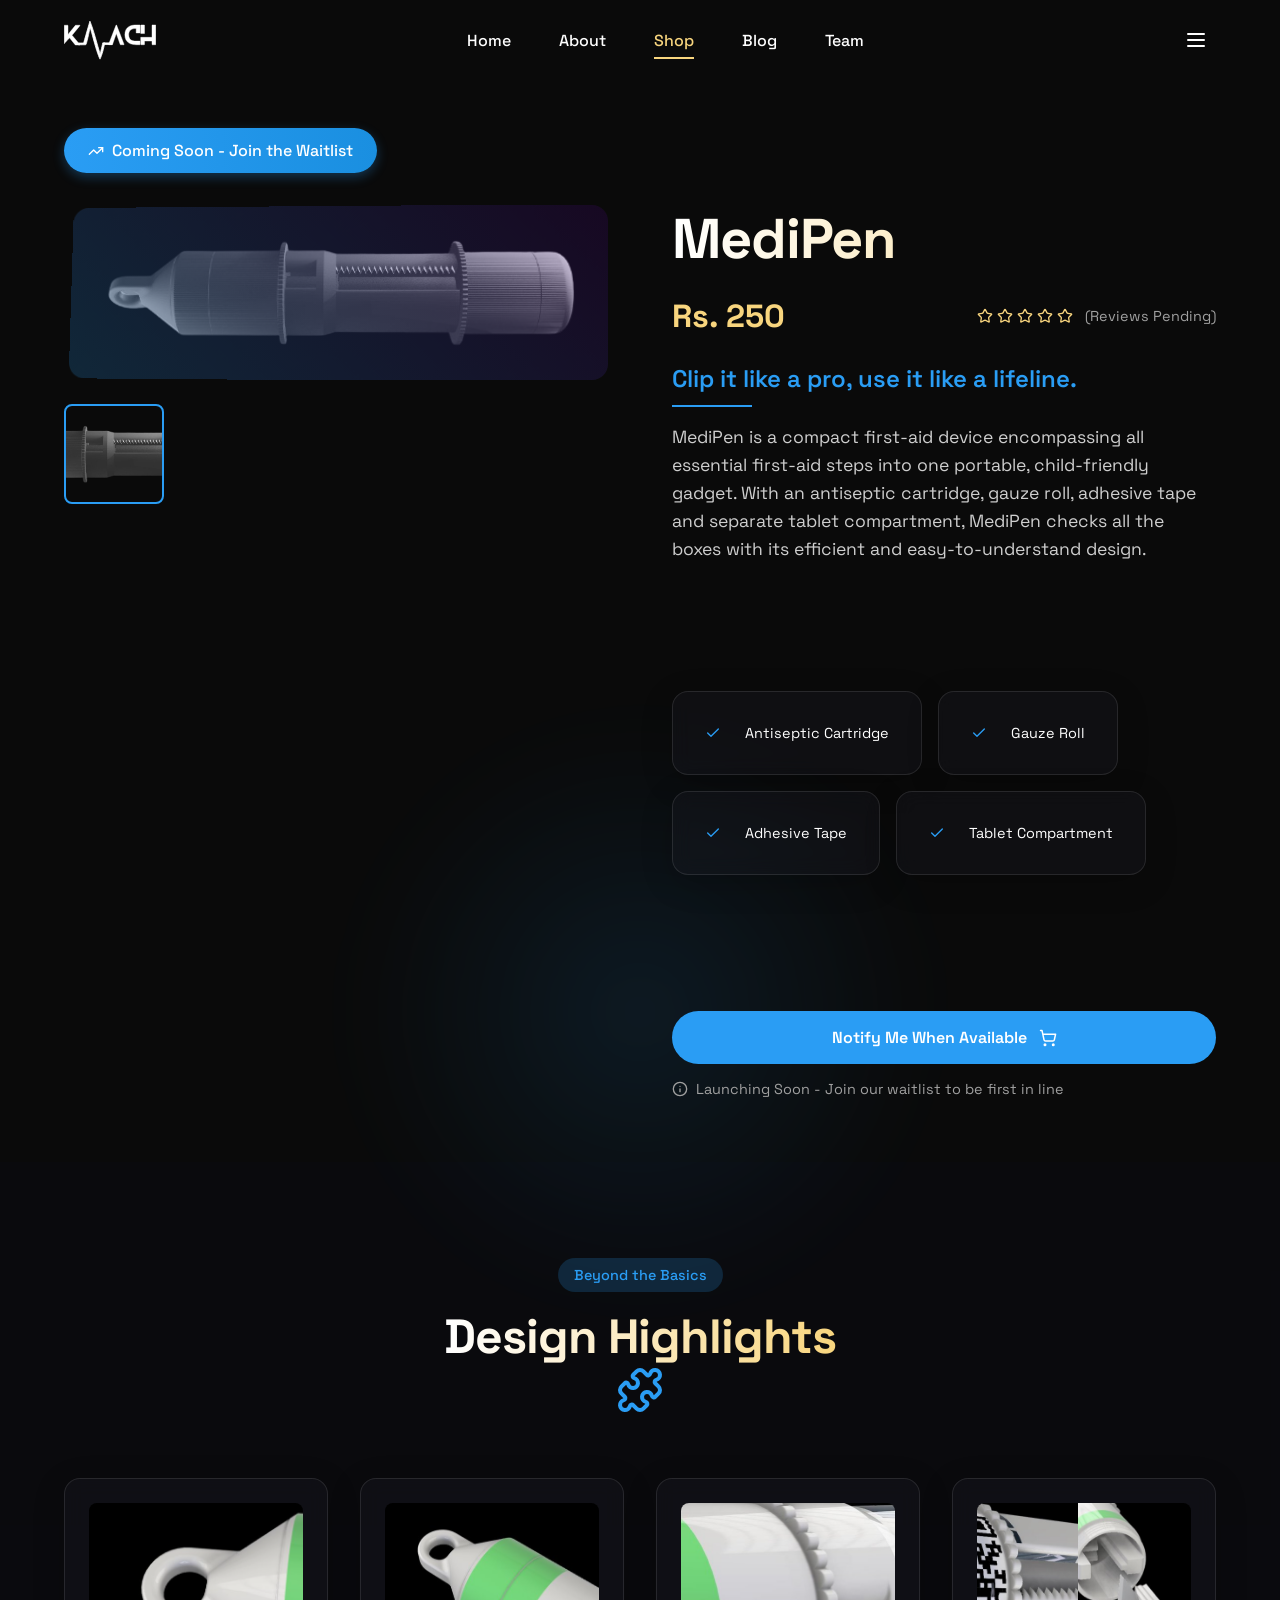
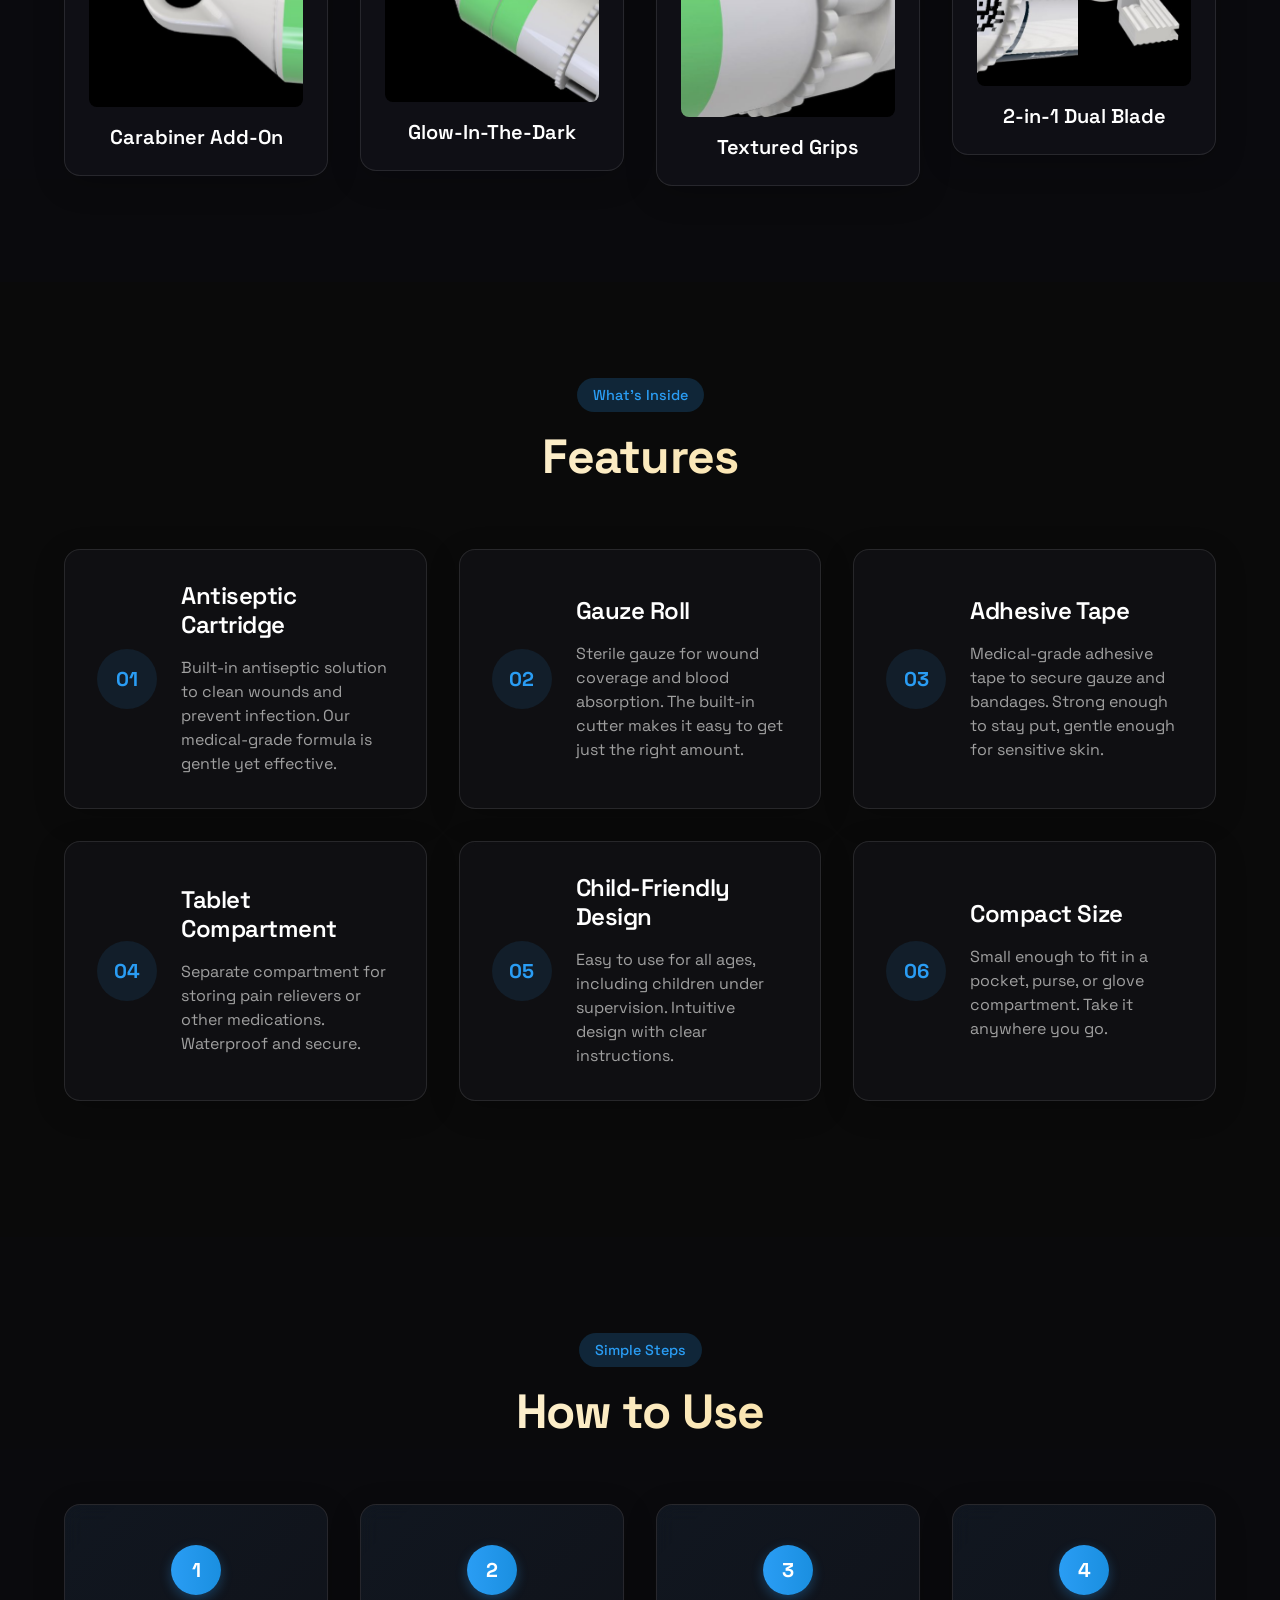
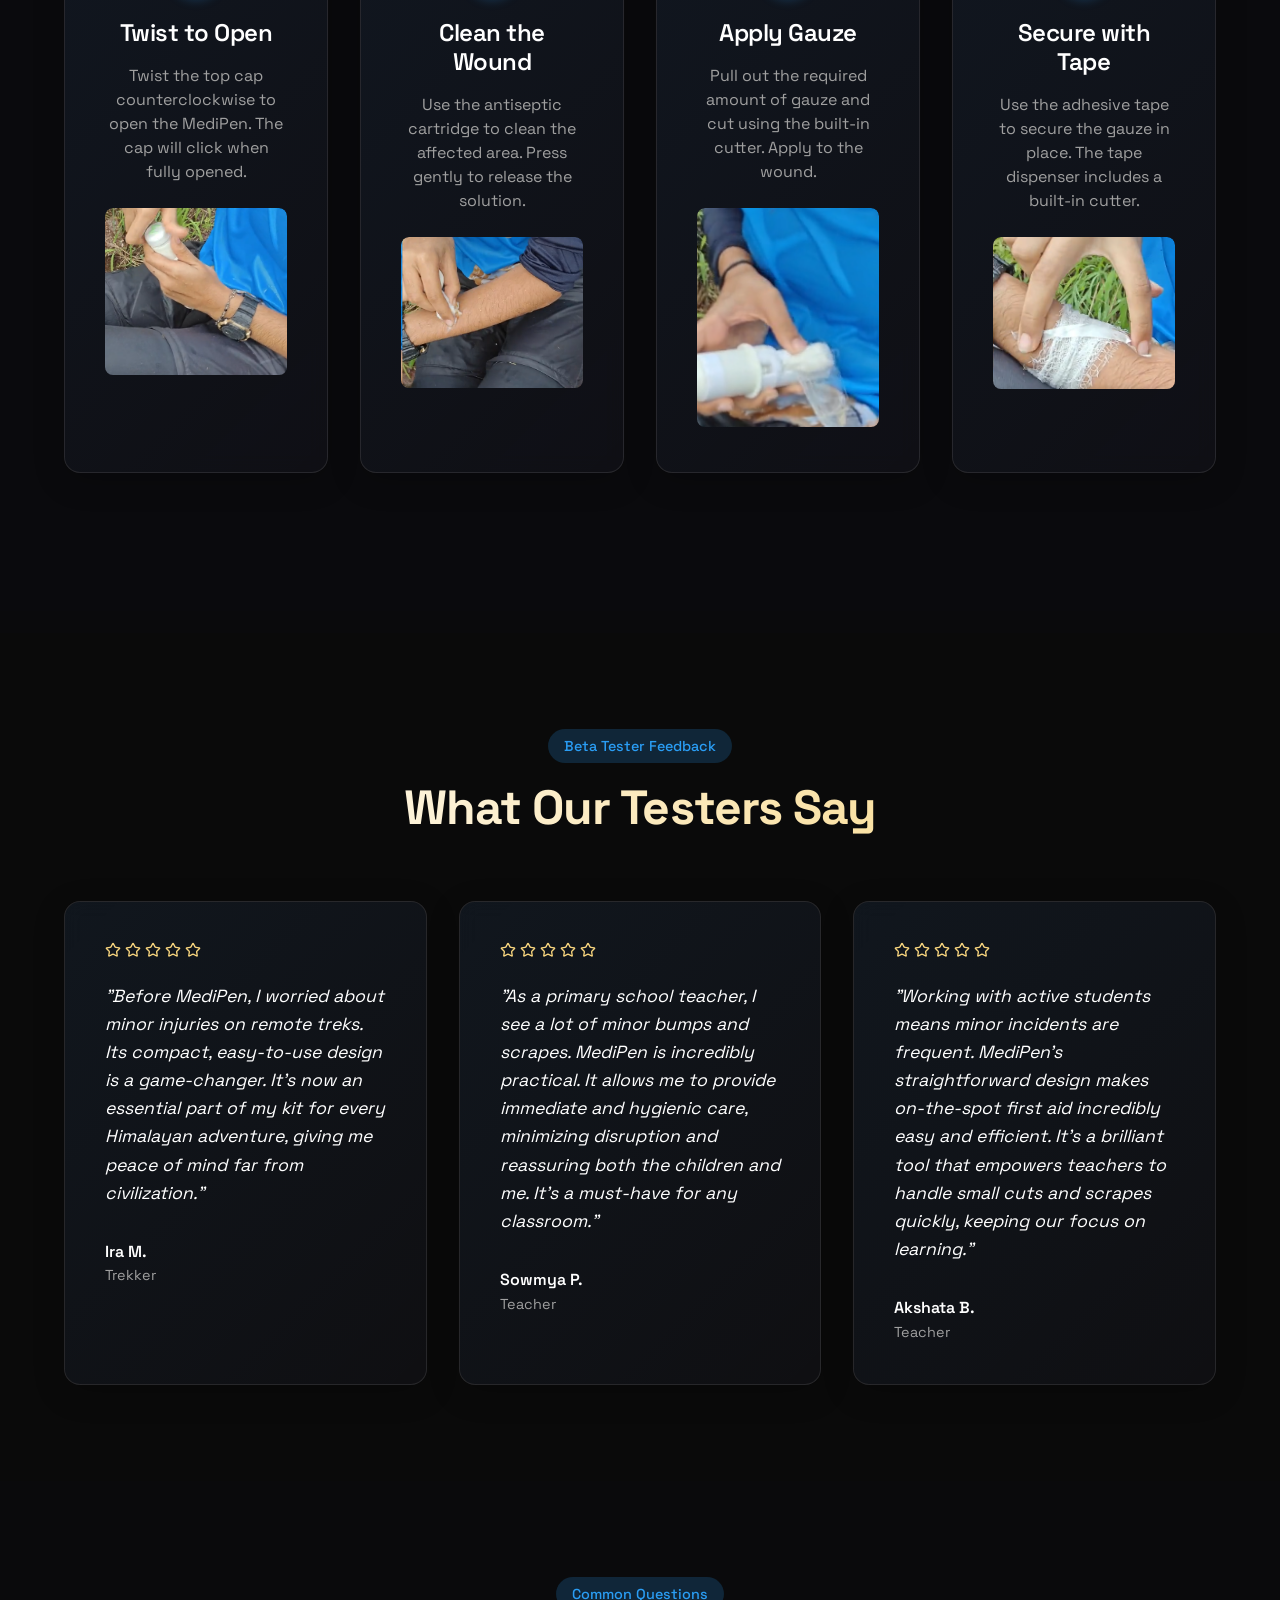
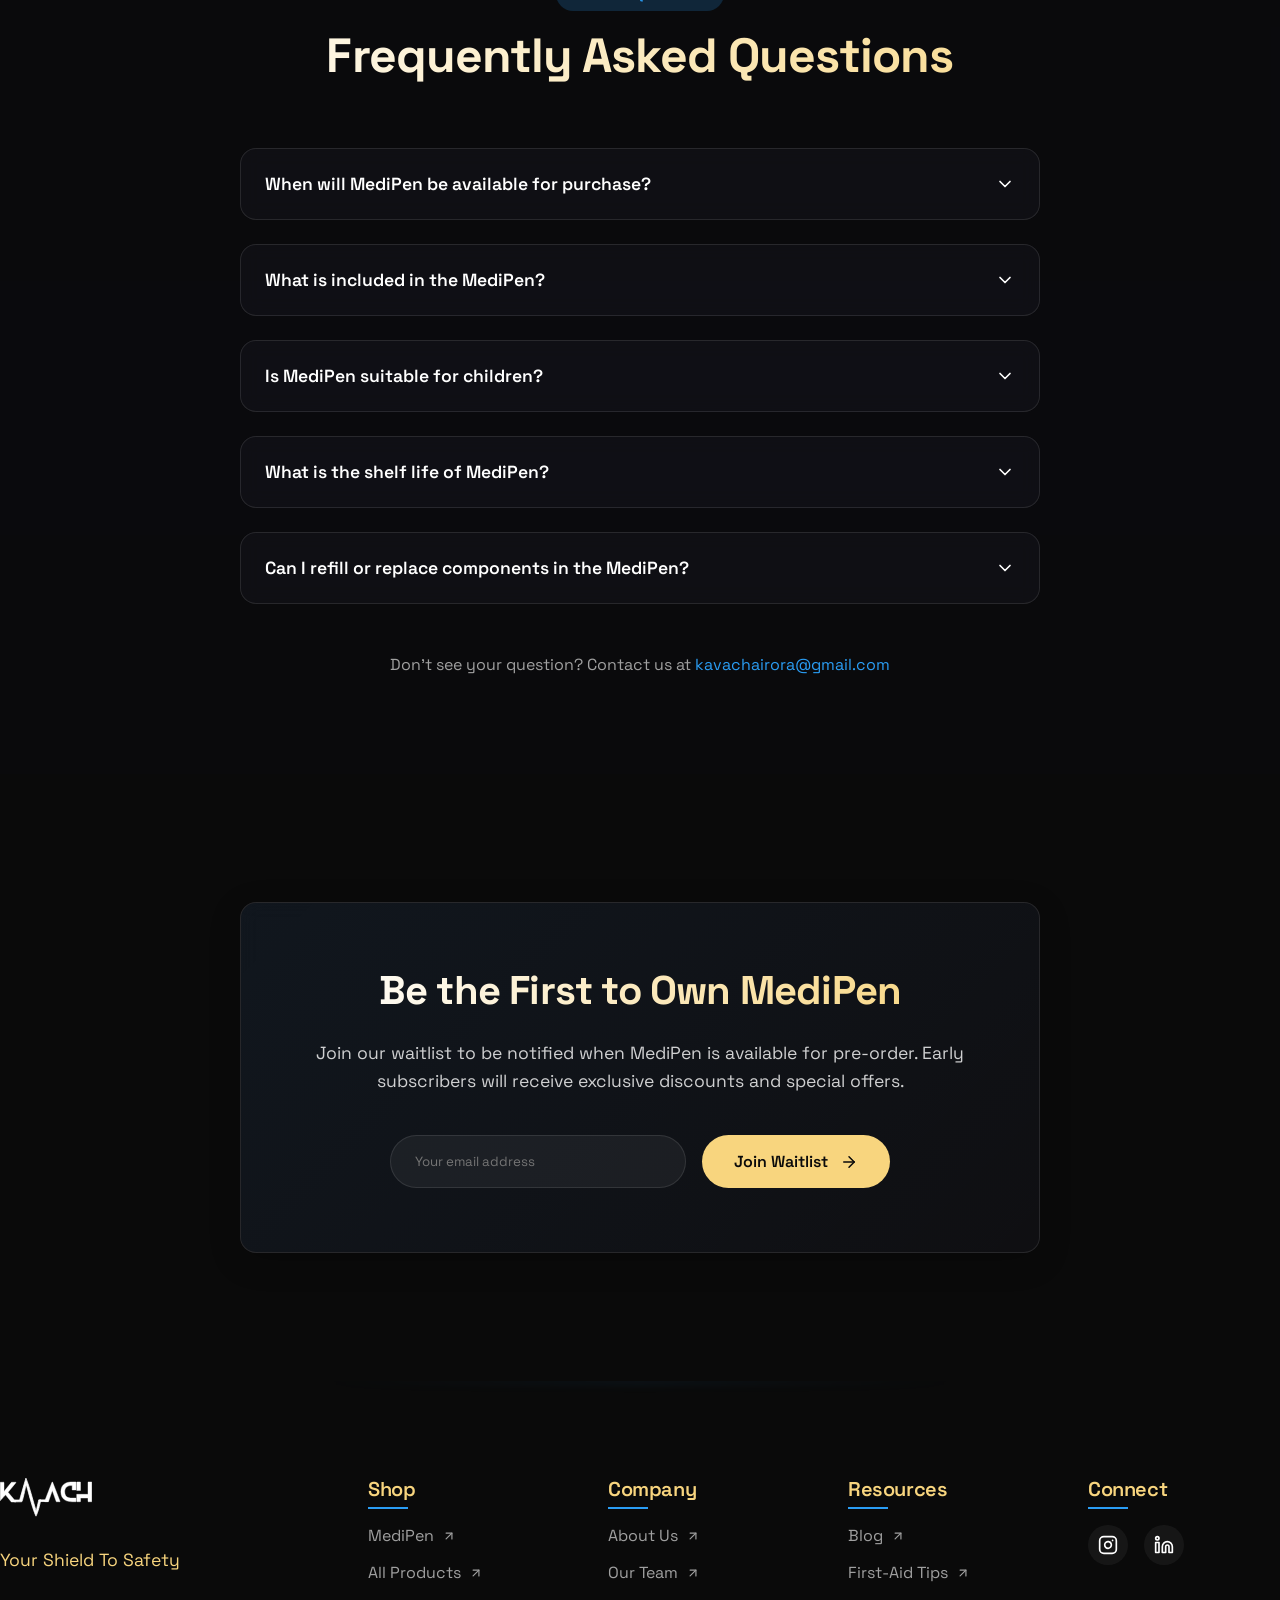
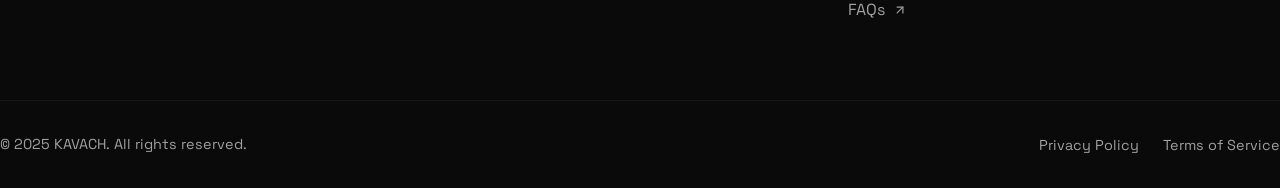
<file: shop/medipen.html>
<!DOCTYPE html><html lang="en" class="__variable_4bc053 dark"><head><meta charSet="utf-8"/><meta name="viewport" content="width=device-width, initial-scale=1"/><link rel="stylesheet" href="/_next/static/css/3713c3ca5439afed.css" data-precedence="next"/><link rel="stylesheet" href="/_next/static/css/9cfc8e0ccfbdb7d4.css" data-precedence="next"/><link rel="preload" as="script" fetchPriority="low" href="/_next/static/chunks/webpack-1d7cb3acd55c6159.js"/><script src="/_next/static/chunks/4bd1b696-e49035dfb5db83da.js" async=""></script><script src="/_next/static/chunks/684-b1c9d5b3830c3c9f.js" async=""></script><script src="/_next/static/chunks/main-app-9e8fdaf64be143db.js" async=""></script><script src="/_next/static/chunks/63-d6bbb734152306ba.js" async=""></script><script src="/_next/static/chunks/874-f829e1f91ecfc8a6.js" async=""></script><script src="/_next/static/chunks/app/layout-0146c8c690b7cd65.js" async=""></script><script src="/_next/static/chunks/app/shop/page-d3d4aa5126feb2d1.js" async=""></script><script src="/_next/static/chunks/app/shop/medipen/page-d29def37c4a5f8d4.js" async=""></script><title>KAVACH - Your Shield To Safety</title><meta name="description" content="Transform your approach to First-Aid within seconds. No online course, no notes, no experience, no degree needed."/><link rel="icon" href="/favicon.ico" type="image/x-icon" sizes="16x16"/><script src="/_next/static/chunks/polyfills-42372ed130431b0a.js" noModule=""></script></head><body><div class="noise"></div><div class="gradient-bg"></div><div class="
    CursorEffect_cursor__Pjvpx 
    CursorEffect_hidden__ymcLm 
     
    
  " style="left:0px;top:0px"></div><div class="
    CursorEffect_cursorDot__WnnzS 
    CursorEffect_hidden__ymcLm 
     
    
  " style="left:0px;top:0px"></div><header class="Navbar_header__xPE0t "><div class="Navbar_container__2Cq63"><div class="Navbar_navbar__GrSXC"><a class="Navbar_logo__X4o9i" href="/"><img alt="KAVACH Logo" loading="lazy" width="120" height="40" decoding="async" data-nimg="1" class="Navbar_logoImage__msoFF" style="color:transparent" src="/placeholder.svg"/></a><nav class="Navbar_nav__yFFPE "><ul class="Navbar_navList__gzP7S"><li class="Navbar_navItem__Fpmiu"><a class="Navbar_navLink__16zHl " href="/"><span class="Navbar_navLinkText__b62dB">Home</span><span class="Navbar_navLinkLine__zmZC9"></span></a></li><li class="Navbar_navItem__Fpmiu"><a class="Navbar_navLink__16zHl " href="/about"><span class="Navbar_navLinkText__b62dB">About</span><span class="Navbar_navLinkLine__zmZC9"></span></a></li><li class="Navbar_navItem__Fpmiu"><a class="Navbar_navLink__16zHl Navbar_activeLink__izzmo" href="/shop"><span class="Navbar_navLinkText__b62dB">Shop</span><span class="Navbar_navLinkLine__zmZC9"></span></a></li><li class="Navbar_navItem__Fpmiu"><a class="Navbar_navLink__16zHl " href="/blog"><span class="Navbar_navLinkText__b62dB">Blog</span><span class="Navbar_navLinkLine__zmZC9"></span></a></li><li class="Navbar_navItem__Fpmiu"><a class="Navbar_navLink__16zHl " href="/team"><span class="Navbar_navLinkText__b62dB">Team</span><span class="Navbar_navLinkLine__zmZC9"></span></a></li></ul></nav><div class="Navbar_navRight__dp8Wr"><button class="Navbar_menuButton__yMNyJ" aria-label="Toggle menu"><svg xmlns="http://www.w3.org/2000/svg" width="24" height="24" viewBox="0 0 24 24" fill="none" stroke="currentColor" stroke-width="2" stroke-linecap="round" stroke-linejoin="round" class="lucide lucide-menu"><line x1="4" x2="20" y1="12" y2="12"></line><line x1="4" x2="20" y1="6" y2="6"></line><line x1="4" x2="20" y1="18" y2="18"></line></svg></button></div></div></div></header><main><section class="medipen_productHero__Qih6u"><div class="medipen_container__ZhCtW"><div class="medipen_preorderBanner__eSNWt"><svg xmlns="http://www.w3.org/2000/svg" width="16" height="16" viewBox="0 0 24 24" fill="none" stroke="currentColor" stroke-width="2" stroke-linecap="round" stroke-linejoin="round" class="lucide lucide-trending-up"><polyline points="22 7 13.5 15.5 8.5 10.5 2 17"></polyline><polyline points="16 7 22 7 22 13"></polyline></svg><span>Coming Soon - Join the Waitlist</span></div><div class="medipen_productContent__9fzZO"><div class="medipen_productImages__ycQA4"><div class="medipen_mainImage__clEfI"><div class="medipen_imageWrapper__O331P"><img alt="MediPen product" loading="lazy" width="500" height="600" decoding="async" data-nimg="1" class="medipen_image__ozhbf" style="color:transparent" src="/mp.png"/><div class="medipen_imageGlow__JFBG5"></div></div></div><div class="medipen_thumbnails__lbKzi"><div class="medipen_thumbnail__FztJX medipen_activeThumbnail__49g7y"><img alt="MediPen thumbnail 1" loading="lazy" width="100" height="100" decoding="async" data-nimg="1" class="medipen_thumbnailImage__vrSpV" style="color:transparent" src="/mp.png"/></div></div></div><div class="medipen_productDetails___abFp"><h1 class="medipen_productTitle__tJgvC">MediPen</h1><div class="medipen_productMeta__g35sT"><div class="medipen_productPrice__OV15P">Rs. 250</div><div class="medipen_productRating__qH4RN"><svg xmlns="http://www.w3.org/2000/svg" width="16" height="16" viewBox="0 0 24 24" fill="none" stroke="currentColor" stroke-width="2" stroke-linecap="round" stroke-linejoin="round" class="lucide lucide-star medipen_starIcon__XFLjv"><path d="M11.525 2.295a.53.53 0 0 1 .95 0l2.31 4.679a2.123 2.123 0 0 0 1.595 1.16l5.166.756a.53.53 0 0 1 .294.904l-3.736 3.638a2.123 2.123 0 0 0-.611 1.878l.882 5.14a.53.53 0 0 1-.771.56l-4.618-2.428a2.122 2.122 0 0 0-1.973 0L6.396 21.01a.53.53 0 0 1-.77-.56l.881-5.139a2.122 2.122 0 0 0-.611-1.879L2.16 9.795a.53.53 0 0 1 .294-.906l5.165-.755a2.122 2.122 0 0 0 1.597-1.16z"></path></svg><svg xmlns="http://www.w3.org/2000/svg" width="16" height="16" viewBox="0 0 24 24" fill="none" stroke="currentColor" stroke-width="2" stroke-linecap="round" stroke-linejoin="round" class="lucide lucide-star medipen_starIcon__XFLjv"><path d="M11.525 2.295a.53.53 0 0 1 .95 0l2.31 4.679a2.123 2.123 0 0 0 1.595 1.16l5.166.756a.53.53 0 0 1 .294.904l-3.736 3.638a2.123 2.123 0 0 0-.611 1.878l.882 5.14a.53.53 0 0 1-.771.56l-4.618-2.428a2.122 2.122 0 0 0-1.973 0L6.396 21.01a.53.53 0 0 1-.77-.56l.881-5.139a2.122 2.122 0 0 0-.611-1.879L2.16 9.795a.53.53 0 0 1 .294-.906l5.165-.755a2.122 2.122 0 0 0 1.597-1.16z"></path></svg><svg xmlns="http://www.w3.org/2000/svg" width="16" height="16" viewBox="0 0 24 24" fill="none" stroke="currentColor" stroke-width="2" stroke-linecap="round" stroke-linejoin="round" class="lucide lucide-star medipen_starIcon__XFLjv"><path d="M11.525 2.295a.53.53 0 0 1 .95 0l2.31 4.679a2.123 2.123 0 0 0 1.595 1.16l5.166.756a.53.53 0 0 1 .294.904l-3.736 3.638a2.123 2.123 0 0 0-.611 1.878l.882 5.14a.53.53 0 0 1-.771.56l-4.618-2.428a2.122 2.122 0 0 0-1.973 0L6.396 21.01a.53.53 0 0 1-.77-.56l.881-5.139a2.122 2.122 0 0 0-.611-1.879L2.16 9.795a.53.53 0 0 1 .294-.906l5.165-.755a2.122 2.122 0 0 0 1.597-1.16z"></path></svg><svg xmlns="http://www.w3.org/2000/svg" width="16" height="16" viewBox="0 0 24 24" fill="none" stroke="currentColor" stroke-width="2" stroke-linecap="round" stroke-linejoin="round" class="lucide lucide-star medipen_starIcon__XFLjv"><path d="M11.525 2.295a.53.53 0 0 1 .95 0l2.31 4.679a2.123 2.123 0 0 0 1.595 1.16l5.166.756a.53.53 0 0 1 .294.904l-3.736 3.638a2.123 2.123 0 0 0-.611 1.878l.882 5.14a.53.53 0 0 1-.771.56l-4.618-2.428a2.122 2.122 0 0 0-1.973 0L6.396 21.01a.53.53 0 0 1-.77-.56l.881-5.139a2.122 2.122 0 0 0-.611-1.879L2.16 9.795a.53.53 0 0 1 .294-.906l5.165-.755a2.122 2.122 0 0 0 1.597-1.16z"></path></svg><svg xmlns="http://www.w3.org/2000/svg" width="16" height="16" viewBox="0 0 24 24" fill="none" stroke="currentColor" stroke-width="2" stroke-linecap="round" stroke-linejoin="round" class="lucide lucide-star medipen_starIcon__XFLjv"><path d="M11.525 2.295a.53.53 0 0 1 .95 0l2.31 4.679a2.123 2.123 0 0 0 1.595 1.16l5.166.756a.53.53 0 0 1 .294.904l-3.736 3.638a2.123 2.123 0 0 0-.611 1.878l.882 5.14a.53.53 0 0 1-.771.56l-4.618-2.428a2.122 2.122 0 0 0-1.973 0L6.396 21.01a.53.53 0 0 1-.77-.56l.881-5.139a2.122 2.122 0 0 0-.611-1.879L2.16 9.795a.53.53 0 0 1 .294-.906l5.165-.755a2.122 2.122 0 0 0 1.597-1.16z"></path></svg><span class="medipen_reviewCount__mIqze">(Reviews Pending)</span></div></div><p class="medipen_productTagline__1y9Mm">Clip it like a pro, use it like a lifeline.</p><p class="medipen_productDescription__UykOm">MediPen is a compact first-aid device encompassing all essential first-aid steps into one portable, child-friendly gadget. With an antiseptic cartridge, gauze roll, adhesive tape and separate tablet compartment, MediPen checks all the boxes with its efficient and easy-to-understand design.</p><div class="medipen_productFeatures__7hEts"><div class="medipen_featureItem__bYUB1"><svg xmlns="http://www.w3.org/2000/svg" width="16" height="16" viewBox="0 0 24 24" fill="none" stroke="currentColor" stroke-width="2" stroke-linecap="round" stroke-linejoin="round" class="lucide lucide-check medipen_featureIcon__AMHut"><path d="M20 6 9 17l-5-5"></path></svg><span>Antiseptic Cartridge</span></div><div class="medipen_featureItem__bYUB1"><svg xmlns="http://www.w3.org/2000/svg" width="16" height="16" viewBox="0 0 24 24" fill="none" stroke="currentColor" stroke-width="2" stroke-linecap="round" stroke-linejoin="round" class="lucide lucide-check medipen_featureIcon__AMHut"><path d="M20 6 9 17l-5-5"></path></svg><span>Gauze Roll</span></div><div class="medipen_featureItem__bYUB1"><svg xmlns="http://www.w3.org/2000/svg" width="16" height="16" viewBox="0 0 24 24" fill="none" stroke="currentColor" stroke-width="2" stroke-linecap="round" stroke-linejoin="round" class="lucide lucide-check medipen_featureIcon__AMHut"><path d="M20 6 9 17l-5-5"></path></svg><span>Adhesive Tape</span></div><div class="medipen_featureItem__bYUB1"><svg xmlns="http://www.w3.org/2000/svg" width="16" height="16" viewBox="0 0 24 24" fill="none" stroke="currentColor" stroke-width="2" stroke-linecap="round" stroke-linejoin="round" class="lucide lucide-check medipen_featureIcon__AMHut"><path d="M20 6 9 17l-5-5"></path></svg><span>Tablet Compartment</span></div></div><div class="medipen_productActions__isu1Q"><button class="medipen_notifyButton__zuzkR"><span>Notify Me When Available</span><svg xmlns="http://www.w3.org/2000/svg" width="18" height="18" viewBox="0 0 24 24" fill="none" stroke="currentColor" stroke-width="2" stroke-linecap="round" stroke-linejoin="round" class="lucide lucide-shopping-cart medipen_buttonIcon__9EP6l"><circle cx="8" cy="21" r="1"></circle><circle cx="19" cy="21" r="1"></circle><path d="M2.05 2.05h2l2.66 12.42a2 2 0 0 0 2 1.58h9.78a2 2 0 0 0 1.95-1.57l1.65-7.43H5.12"></path></svg></button><div class="medipen_launchInfo__2F9kw"><svg xmlns="http://www.w3.org/2000/svg" width="16" height="16" viewBox="0 0 24 24" fill="none" stroke="currentColor" stroke-width="2" stroke-linecap="round" stroke-linejoin="round" class="lucide lucide-info"><circle cx="12" cy="12" r="10"></circle><path d="M12 16v-4"></path><path d="M12 8h.01"></path></svg><span>Launching Soon - Join our waitlist to be first in line</span></div></div></div></div></div><div class="medipen_heroGlow__MeOOR"></div></section><section class="medipen_designHighlightsSection__vmJ7l"><div class="medipen_container__ZhCtW"><div class="medipen_sectionHeader__XxtWI"><div class="medipen_sectionTag__loo1c">Beyond the Basics</div> <h2 class="medipen_sectionTitle__cDxi1">Design Highlights</h2> <svg xmlns="http://www.w3.org/2000/svg" width="48" height="48" viewBox="0 0 24 24" fill="none" stroke="currentColor" stroke-width="2" stroke-linecap="round" stroke-linejoin="round" class="lucide lucide-puzzle medipen_highlightsIcon__ibT0H"><path d="M15.39 4.39a1 1 0 0 0 1.68-.474 2.5 2.5 0 1 1 3.014 3.015 1 1 0 0 0-.474 1.68l1.683 1.682a2.414 2.414 0 0 1 0 3.414L19.61 15.39a1 1 0 0 1-1.68-.474 2.5 2.5 0 1 0-3.014 3.015 1 1 0 0 1 .474 1.68l-1.683 1.682a2.414 2.414 0 0 1-3.414 0L8.61 19.61a1 1 0 0 0-1.68.474 2.5 2.5 0 1 1-3.014-3.015 1 1 0 0 0 .474-1.68l-1.683-1.682a2.414 2.414 0 0 1 0-3.414L4.39 8.61a1 1 0 0 1 1.68.474 2.5 2.5 0 1 0 3.014-3.015 1 1 0 0 1-.474-1.68l1.683-1.682a2.414 2.414 0 0 1 3.414 0z"></path></svg> </div><div class="medipen_highlightsGrid__dzCsN"><div class="medipen_highlightCard__5_4VL"><div class="medipen_highlightImageWrapper__1aIUI"><img alt="Carabiner Add-On" loading="lazy" width="250" height="250" decoding="async" data-nimg="1" class="medipen_highlightImage__NfX_I" style="color:transparent" src="/f1.png"/></div><p class="medipen_highlightTitle__YqFQx">Carabiner Add-On</p></div><div class="medipen_highlightCard__5_4VL"><div class="medipen_highlightImageWrapper__1aIUI"><img alt="Glow-In-The-Dark" loading="lazy" width="250" height="250" decoding="async" data-nimg="1" class="medipen_highlightImage__NfX_I" style="color:transparent" src="/f2.png"/></div><p class="medipen_highlightTitle__YqFQx">Glow-In-The-Dark</p></div><div class="medipen_highlightCard__5_4VL"><div class="medipen_highlightImageWrapper__1aIUI"><img alt="Textured Grips" loading="lazy" width="250" height="250" decoding="async" data-nimg="1" class="medipen_highlightImage__NfX_I" style="color:transparent" src="/f3.png"/></div><p class="medipen_highlightTitle__YqFQx">Textured Grips</p></div><div class="medipen_highlightCard__5_4VL"><div class="medipen_highlightImageWrapper__1aIUI"><img alt="2-in-1 Dual Blade" loading="lazy" width="250" height="250" decoding="async" data-nimg="1" class="medipen_highlightImage__NfX_I" style="color:transparent" src="/f4.png"/></div><p class="medipen_highlightTitle__YqFQx">2-in-1 Dual Blade</p></div></div></div></section><section class="medipen_productFeatures__7hEts"><div class="medipen_container__ZhCtW"><div class="medipen_sectionHeader__XxtWI"><div class="medipen_sectionTag__loo1c">What&#x27;s Inside</div><h2 class="medipen_sectionTitle__cDxi1">Features</h2></div><div class="medipen_featuresList__R1j4T"><div class="medipen_featureItem__bYUB1"><div class="medipen_featureIcon__AMHut"><div class="medipen_iconCircle__4x29T">01</div></div><div class="medipen_featureContent__HdxUp"><h3 class="medipen_featureTitle__Pxjmn">Antiseptic Cartridge</h3><p class="medipen_featureDescription__5ish4">Built-in antiseptic solution to clean wounds and prevent infection. Our medical-grade formula is gentle yet effective.</p></div></div><div class="medipen_featureItem__bYUB1"><div class="medipen_featureIcon__AMHut"><div class="medipen_iconCircle__4x29T">02</div></div><div class="medipen_featureContent__HdxUp"><h3 class="medipen_featureTitle__Pxjmn">Gauze Roll</h3><p class="medipen_featureDescription__5ish4">Sterile gauze for wound coverage and blood absorption. The built-in cutter makes it easy to get just the right amount.</p></div></div><div class="medipen_featureItem__bYUB1"><div class="medipen_featureIcon__AMHut"><div class="medipen_iconCircle__4x29T">03</div></div><div class="medipen_featureContent__HdxUp"><h3 class="medipen_featureTitle__Pxjmn">Adhesive Tape</h3><p class="medipen_featureDescription__5ish4">Medical-grade adhesive tape to secure gauze and bandages. Strong enough to stay put, gentle enough for sensitive skin.</p></div></div><div class="medipen_featureItem__bYUB1"><div class="medipen_featureIcon__AMHut"><div class="medipen_iconCircle__4x29T">04</div></div><div class="medipen_featureContent__HdxUp"><h3 class="medipen_featureTitle__Pxjmn">Tablet Compartment</h3><p class="medipen_featureDescription__5ish4">Separate compartment for storing pain relievers or other medications. Waterproof and secure.</p></div></div><div class="medipen_featureItem__bYUB1"><div class="medipen_featureIcon__AMHut"><div class="medipen_iconCircle__4x29T">05</div></div><div class="medipen_featureContent__HdxUp"><h3 class="medipen_featureTitle__Pxjmn">Child-Friendly Design</h3><p class="medipen_featureDescription__5ish4">Easy to use for all ages, including children under supervision. Intuitive design with clear instructions.</p></div></div><div class="medipen_featureItem__bYUB1"><div class="medipen_featureIcon__AMHut"><div class="medipen_iconCircle__4x29T">06</div></div><div class="medipen_featureContent__HdxUp"><h3 class="medipen_featureTitle__Pxjmn">Compact Size</h3><p class="medipen_featureDescription__5ish4">Small enough to fit in a pocket, purse, or glove compartment. Take it anywhere you go.</p></div></div></div></div><div class="medipen_featuresMesh__tXzhZ"></div></section><section class="medipen_howToUse___qanM" id="howToUse"><div class="medipen_container__ZhCtW"><div class="medipen_sectionHeader__XxtWI"><div class="medipen_sectionTag__loo1c">Simple Steps</div><h2 class="medipen_sectionTitle__cDxi1">How to Use</h2></div><div class="medipen_stepsGrid__YsPnF"><div class="medipen_stepCard__u36I3"><div class="medipen_stepNumber__ywOv8">1</div><h3 class="medipen_stepTitle__GDH2u">Twist to Open</h3><p class="medipen_stepDescription__v_nEK">Twist the top cap counterclockwise to open the MediPen. The cap will click when fully opened.</p><div class="medipen_stepImage__Zpk8l"><img alt="Twist to open" loading="lazy" width="200" height="200" decoding="async" data-nimg="1" class="medipen_stepImg__4ZsO5" style="color:transparent" src="/tutor1.png?height=200&amp;width=200"/></div></div><div class="medipen_stepCard__u36I3"><div class="medipen_stepNumber__ywOv8">2</div><h3 class="medipen_stepTitle__GDH2u">Clean the Wound</h3><p class="medipen_stepDescription__v_nEK">Use the antiseptic cartridge to clean the affected area. Press gently to release the solution.</p><div class="medipen_stepImage__Zpk8l"><img alt="Clean the wound" loading="lazy" width="200" height="200" decoding="async" data-nimg="1" class="medipen_stepImg__4ZsO5" style="color:transparent" src="/tutor2.png?height=200&amp;width=200"/></div></div><div class="medipen_stepCard__u36I3"><div class="medipen_stepNumber__ywOv8">3</div><h3 class="medipen_stepTitle__GDH2u">Apply Gauze</h3><p class="medipen_stepDescription__v_nEK">Pull out the required amount of gauze and cut using the built-in cutter. Apply to the wound.</p><div class="medipen_stepImage__Zpk8l"><img alt="Apply gauze" loading="lazy" width="200" height="200" decoding="async" data-nimg="1" class="medipen_stepImg__4ZsO5" style="color:transparent" src="/tutor3.png?height=200&amp;width=200"/></div></div><div class="medipen_stepCard__u36I3"><div class="medipen_stepNumber__ywOv8">4</div><h3 class="medipen_stepTitle__GDH2u">Secure with Tape</h3><p class="medipen_stepDescription__v_nEK">Use the adhesive tape to secure the gauze in place. The tape dispenser includes a built-in cutter.</p><div class="medipen_stepImage__Zpk8l"><img alt="Secure with tape" loading="lazy" width="200" height="200" decoding="async" data-nimg="1" class="medipen_stepImg__4ZsO5" style="color:transparent" src="/tutor4.png?height=200&amp;width=200"/></div></div></div></div></section><section class="medipen_testimonials__fJKg9"><div class="medipen_container__ZhCtW"><div class="medipen_sectionHeader__XxtWI"><div class="medipen_sectionTag__loo1c">Beta Tester Feedback</div><h2 class="medipen_sectionTitle__cDxi1">What Our Testers Say</h2></div><div class="medipen_testimonialGrid__kIKDZ"><div class="medipen_testimonialCard__KaOpD"><div class="medipen_testimonialRating__HKIWH"><svg xmlns="http://www.w3.org/2000/svg" width="16" height="16" viewBox="0 0 24 24" fill="none" stroke="currentColor" stroke-width="2" stroke-linecap="round" stroke-linejoin="round" class="lucide lucide-star medipen_starIcon__XFLjv"><path d="M11.525 2.295a.53.53 0 0 1 .95 0l2.31 4.679a2.123 2.123 0 0 0 1.595 1.16l5.166.756a.53.53 0 0 1 .294.904l-3.736 3.638a2.123 2.123 0 0 0-.611 1.878l.882 5.14a.53.53 0 0 1-.771.56l-4.618-2.428a2.122 2.122 0 0 0-1.973 0L6.396 21.01a.53.53 0 0 1-.77-.56l.881-5.139a2.122 2.122 0 0 0-.611-1.879L2.16 9.795a.53.53 0 0 1 .294-.906l5.165-.755a2.122 2.122 0 0 0 1.597-1.16z"></path></svg><svg xmlns="http://www.w3.org/2000/svg" width="16" height="16" viewBox="0 0 24 24" fill="none" stroke="currentColor" stroke-width="2" stroke-linecap="round" stroke-linejoin="round" class="lucide lucide-star medipen_starIcon__XFLjv"><path d="M11.525 2.295a.53.53 0 0 1 .95 0l2.31 4.679a2.123 2.123 0 0 0 1.595 1.16l5.166.756a.53.53 0 0 1 .294.904l-3.736 3.638a2.123 2.123 0 0 0-.611 1.878l.882 5.14a.53.53 0 0 1-.771.56l-4.618-2.428a2.122 2.122 0 0 0-1.973 0L6.396 21.01a.53.53 0 0 1-.77-.56l.881-5.139a2.122 2.122 0 0 0-.611-1.879L2.16 9.795a.53.53 0 0 1 .294-.906l5.165-.755a2.122 2.122 0 0 0 1.597-1.16z"></path></svg><svg xmlns="http://www.w3.org/2000/svg" width="16" height="16" viewBox="0 0 24 24" fill="none" stroke="currentColor" stroke-width="2" stroke-linecap="round" stroke-linejoin="round" class="lucide lucide-star medipen_starIcon__XFLjv"><path d="M11.525 2.295a.53.53 0 0 1 .95 0l2.31 4.679a2.123 2.123 0 0 0 1.595 1.16l5.166.756a.53.53 0 0 1 .294.904l-3.736 3.638a2.123 2.123 0 0 0-.611 1.878l.882 5.14a.53.53 0 0 1-.771.56l-4.618-2.428a2.122 2.122 0 0 0-1.973 0L6.396 21.01a.53.53 0 0 1-.77-.56l.881-5.139a2.122 2.122 0 0 0-.611-1.879L2.16 9.795a.53.53 0 0 1 .294-.906l5.165-.755a2.122 2.122 0 0 0 1.597-1.16z"></path></svg><svg xmlns="http://www.w3.org/2000/svg" width="16" height="16" viewBox="0 0 24 24" fill="none" stroke="currentColor" stroke-width="2" stroke-linecap="round" stroke-linejoin="round" class="lucide lucide-star medipen_starIcon__XFLjv"><path d="M11.525 2.295a.53.53 0 0 1 .95 0l2.31 4.679a2.123 2.123 0 0 0 1.595 1.16l5.166.756a.53.53 0 0 1 .294.904l-3.736 3.638a2.123 2.123 0 0 0-.611 1.878l.882 5.14a.53.53 0 0 1-.771.56l-4.618-2.428a2.122 2.122 0 0 0-1.973 0L6.396 21.01a.53.53 0 0 1-.77-.56l.881-5.139a2.122 2.122 0 0 0-.611-1.879L2.16 9.795a.53.53 0 0 1 .294-.906l5.165-.755a2.122 2.122 0 0 0 1.597-1.16z"></path></svg><svg xmlns="http://www.w3.org/2000/svg" width="16" height="16" viewBox="0 0 24 24" fill="none" stroke="currentColor" stroke-width="2" stroke-linecap="round" stroke-linejoin="round" class="lucide lucide-star medipen_starIcon__XFLjv"><path d="M11.525 2.295a.53.53 0 0 1 .95 0l2.31 4.679a2.123 2.123 0 0 0 1.595 1.16l5.166.756a.53.53 0 0 1 .294.904l-3.736 3.638a2.123 2.123 0 0 0-.611 1.878l.882 5.14a.53.53 0 0 1-.771.56l-4.618-2.428a2.122 2.122 0 0 0-1.973 0L6.396 21.01a.53.53 0 0 1-.77-.56l.881-5.139a2.122 2.122 0 0 0-.611-1.879L2.16 9.795a.53.53 0 0 1 .294-.906l5.165-.755a2.122 2.122 0 0 0 1.597-1.16z"></path></svg></div><p class="medipen_testimonialText__ZRPC2">&quot;Before MediPen, I worried about minor injuries on remote treks. Its compact, easy-to-use design is a game-changer. It’s now an essential part of my kit for every Himalayan adventure, giving me peace of mind far from civilization.&quot;</p><div class="medipen_testimonialAuthor__biYGI"><div class="medipen_authorInfo__BSGTG"><p class="medipen_authorName__omW90">Ira M.</p><p class="medipen_authorRole__hgIHZ">Trekker</p></div></div></div><div class="medipen_testimonialCard__KaOpD"><div class="medipen_testimonialRating__HKIWH"><svg xmlns="http://www.w3.org/2000/svg" width="16" height="16" viewBox="0 0 24 24" fill="none" stroke="currentColor" stroke-width="2" stroke-linecap="round" stroke-linejoin="round" class="lucide lucide-star medipen_starIcon__XFLjv"><path d="M11.525 2.295a.53.53 0 0 1 .95 0l2.31 4.679a2.123 2.123 0 0 0 1.595 1.16l5.166.756a.53.53 0 0 1 .294.904l-3.736 3.638a2.123 2.123 0 0 0-.611 1.878l.882 5.14a.53.53 0 0 1-.771.56l-4.618-2.428a2.122 2.122 0 0 0-1.973 0L6.396 21.01a.53.53 0 0 1-.77-.56l.881-5.139a2.122 2.122 0 0 0-.611-1.879L2.16 9.795a.53.53 0 0 1 .294-.906l5.165-.755a2.122 2.122 0 0 0 1.597-1.16z"></path></svg><svg xmlns="http://www.w3.org/2000/svg" width="16" height="16" viewBox="0 0 24 24" fill="none" stroke="currentColor" stroke-width="2" stroke-linecap="round" stroke-linejoin="round" class="lucide lucide-star medipen_starIcon__XFLjv"><path d="M11.525 2.295a.53.53 0 0 1 .95 0l2.31 4.679a2.123 2.123 0 0 0 1.595 1.16l5.166.756a.53.53 0 0 1 .294.904l-3.736 3.638a2.123 2.123 0 0 0-.611 1.878l.882 5.14a.53.53 0 0 1-.771.56l-4.618-2.428a2.122 2.122 0 0 0-1.973 0L6.396 21.01a.53.53 0 0 1-.77-.56l.881-5.139a2.122 2.122 0 0 0-.611-1.879L2.16 9.795a.53.53 0 0 1 .294-.906l5.165-.755a2.122 2.122 0 0 0 1.597-1.16z"></path></svg><svg xmlns="http://www.w3.org/2000/svg" width="16" height="16" viewBox="0 0 24 24" fill="none" stroke="currentColor" stroke-width="2" stroke-linecap="round" stroke-linejoin="round" class="lucide lucide-star medipen_starIcon__XFLjv"><path d="M11.525 2.295a.53.53 0 0 1 .95 0l2.31 4.679a2.123 2.123 0 0 0 1.595 1.16l5.166.756a.53.53 0 0 1 .294.904l-3.736 3.638a2.123 2.123 0 0 0-.611 1.878l.882 5.14a.53.53 0 0 1-.771.56l-4.618-2.428a2.122 2.122 0 0 0-1.973 0L6.396 21.01a.53.53 0 0 1-.77-.56l.881-5.139a2.122 2.122 0 0 0-.611-1.879L2.16 9.795a.53.53 0 0 1 .294-.906l5.165-.755a2.122 2.122 0 0 0 1.597-1.16z"></path></svg><svg xmlns="http://www.w3.org/2000/svg" width="16" height="16" viewBox="0 0 24 24" fill="none" stroke="currentColor" stroke-width="2" stroke-linecap="round" stroke-linejoin="round" class="lucide lucide-star medipen_starIcon__XFLjv"><path d="M11.525 2.295a.53.53 0 0 1 .95 0l2.31 4.679a2.123 2.123 0 0 0 1.595 1.16l5.166.756a.53.53 0 0 1 .294.904l-3.736 3.638a2.123 2.123 0 0 0-.611 1.878l.882 5.14a.53.53 0 0 1-.771.56l-4.618-2.428a2.122 2.122 0 0 0-1.973 0L6.396 21.01a.53.53 0 0 1-.77-.56l.881-5.139a2.122 2.122 0 0 0-.611-1.879L2.16 9.795a.53.53 0 0 1 .294-.906l5.165-.755a2.122 2.122 0 0 0 1.597-1.16z"></path></svg><svg xmlns="http://www.w3.org/2000/svg" width="16" height="16" viewBox="0 0 24 24" fill="none" stroke="currentColor" stroke-width="2" stroke-linecap="round" stroke-linejoin="round" class="lucide lucide-star medipen_starIcon__XFLjv"><path d="M11.525 2.295a.53.53 0 0 1 .95 0l2.31 4.679a2.123 2.123 0 0 0 1.595 1.16l5.166.756a.53.53 0 0 1 .294.904l-3.736 3.638a2.123 2.123 0 0 0-.611 1.878l.882 5.14a.53.53 0 0 1-.771.56l-4.618-2.428a2.122 2.122 0 0 0-1.973 0L6.396 21.01a.53.53 0 0 1-.77-.56l.881-5.139a2.122 2.122 0 0 0-.611-1.879L2.16 9.795a.53.53 0 0 1 .294-.906l5.165-.755a2.122 2.122 0 0 0 1.597-1.16z"></path></svg></div><p class="medipen_testimonialText__ZRPC2">&quot;As a primary school teacher, I see a lot of minor bumps and scrapes. MediPen is incredibly practical. It allows me to provide immediate and hygienic care, minimizing disruption and reassuring both the children and me. It&#x27;s a must-have for any classroom.&quot;</p><div class="medipen_testimonialAuthor__biYGI"><div class="medipen_authorInfo__BSGTG"><p class="medipen_authorName__omW90">Sowmya P.</p><p class="medipen_authorRole__hgIHZ">Teacher</p></div></div></div><div class="medipen_testimonialCard__KaOpD"><div class="medipen_testimonialRating__HKIWH"><svg xmlns="http://www.w3.org/2000/svg" width="16" height="16" viewBox="0 0 24 24" fill="none" stroke="currentColor" stroke-width="2" stroke-linecap="round" stroke-linejoin="round" class="lucide lucide-star medipen_starIcon__XFLjv"><path d="M11.525 2.295a.53.53 0 0 1 .95 0l2.31 4.679a2.123 2.123 0 0 0 1.595 1.16l5.166.756a.53.53 0 0 1 .294.904l-3.736 3.638a2.123 2.123 0 0 0-.611 1.878l.882 5.14a.53.53 0 0 1-.771.56l-4.618-2.428a2.122 2.122 0 0 0-1.973 0L6.396 21.01a.53.53 0 0 1-.77-.56l.881-5.139a2.122 2.122 0 0 0-.611-1.879L2.16 9.795a.53.53 0 0 1 .294-.906l5.165-.755a2.122 2.122 0 0 0 1.597-1.16z"></path></svg><svg xmlns="http://www.w3.org/2000/svg" width="16" height="16" viewBox="0 0 24 24" fill="none" stroke="currentColor" stroke-width="2" stroke-linecap="round" stroke-linejoin="round" class="lucide lucide-star medipen_starIcon__XFLjv"><path d="M11.525 2.295a.53.53 0 0 1 .95 0l2.31 4.679a2.123 2.123 0 0 0 1.595 1.16l5.166.756a.53.53 0 0 1 .294.904l-3.736 3.638a2.123 2.123 0 0 0-.611 1.878l.882 5.14a.53.53 0 0 1-.771.56l-4.618-2.428a2.122 2.122 0 0 0-1.973 0L6.396 21.01a.53.53 0 0 1-.77-.56l.881-5.139a2.122 2.122 0 0 0-.611-1.879L2.16 9.795a.53.53 0 0 1 .294-.906l5.165-.755a2.122 2.122 0 0 0 1.597-1.16z"></path></svg><svg xmlns="http://www.w3.org/2000/svg" width="16" height="16" viewBox="0 0 24 24" fill="none" stroke="currentColor" stroke-width="2" stroke-linecap="round" stroke-linejoin="round" class="lucide lucide-star medipen_starIcon__XFLjv"><path d="M11.525 2.295a.53.53 0 0 1 .95 0l2.31 4.679a2.123 2.123 0 0 0 1.595 1.16l5.166.756a.53.53 0 0 1 .294.904l-3.736 3.638a2.123 2.123 0 0 0-.611 1.878l.882 5.14a.53.53 0 0 1-.771.56l-4.618-2.428a2.122 2.122 0 0 0-1.973 0L6.396 21.01a.53.53 0 0 1-.77-.56l.881-5.139a2.122 2.122 0 0 0-.611-1.879L2.16 9.795a.53.53 0 0 1 .294-.906l5.165-.755a2.122 2.122 0 0 0 1.597-1.16z"></path></svg><svg xmlns="http://www.w3.org/2000/svg" width="16" height="16" viewBox="0 0 24 24" fill="none" stroke="currentColor" stroke-width="2" stroke-linecap="round" stroke-linejoin="round" class="lucide lucide-star medipen_starIcon__XFLjv"><path d="M11.525 2.295a.53.53 0 0 1 .95 0l2.31 4.679a2.123 2.123 0 0 0 1.595 1.16l5.166.756a.53.53 0 0 1 .294.904l-3.736 3.638a2.123 2.123 0 0 0-.611 1.878l.882 5.14a.53.53 0 0 1-.771.56l-4.618-2.428a2.122 2.122 0 0 0-1.973 0L6.396 21.01a.53.53 0 0 1-.77-.56l.881-5.139a2.122 2.122 0 0 0-.611-1.879L2.16 9.795a.53.53 0 0 1 .294-.906l5.165-.755a2.122 2.122 0 0 0 1.597-1.16z"></path></svg><svg xmlns="http://www.w3.org/2000/svg" width="16" height="16" viewBox="0 0 24 24" fill="none" stroke="currentColor" stroke-width="2" stroke-linecap="round" stroke-linejoin="round" class="lucide lucide-star medipen_starIcon__XFLjv"><path d="M11.525 2.295a.53.53 0 0 1 .95 0l2.31 4.679a2.123 2.123 0 0 0 1.595 1.16l5.166.756a.53.53 0 0 1 .294.904l-3.736 3.638a2.123 2.123 0 0 0-.611 1.878l.882 5.14a.53.53 0 0 1-.771.56l-4.618-2.428a2.122 2.122 0 0 0-1.973 0L6.396 21.01a.53.53 0 0 1-.77-.56l.881-5.139a2.122 2.122 0 0 0-.611-1.879L2.16 9.795a.53.53 0 0 1 .294-.906l5.165-.755a2.122 2.122 0 0 0 1.597-1.16z"></path></svg></div><p class="medipen_testimonialText__ZRPC2">&quot;Working with active students means minor incidents are frequent. MediPen&#x27;s straightforward design makes on-the-spot first aid incredibly easy and efficient. It&#x27;s a brilliant tool that empowers teachers to handle small cuts and scrapes quickly, keeping our focus on learning.&quot;</p><div class="medipen_testimonialAuthor__biYGI"><div class="medipen_authorInfo__BSGTG"><p class="medipen_authorName__omW90">Akshata B.</p><p class="medipen_authorRole__hgIHZ">Teacher</p></div></div></div></div></div><div class="medipen_testimonialsMesh__lXNEU"></div></section><section class="medipen_faq__u0LzV" id="faq"><div class="medipen_container__ZhCtW"><div class="medipen_sectionHeader__XxtWI"><div class="medipen_sectionTag__loo1c">Common Questions</div><h2 class="medipen_sectionTitle__cDxi1">Frequently Asked Questions</h2></div><div class="medipen_faqList__XRytc"><div class="medipen_faqItem__U823G"><button class="medipen_faqQuestion___gMMh"><span>When will MediPen be available for purchase?</span><svg xmlns="http://www.w3.org/2000/svg" width="20" height="20" viewBox="0 0 24 24" fill="none" stroke="currentColor" stroke-width="2" stroke-linecap="round" stroke-linejoin="round" class="lucide lucide-chevron-down"><path d="m6 9 6 6 6-6"></path></svg></button><div class="medipen_faqAnswer__Fs6LP "><p>MediPen is currently in the final stages of development. We expect to open pre-orders within the next few months, with shipping to begin shortly after. Join our waitlist to be notified as soon as pre-orders open.</p></div></div><div class="medipen_faqItem__U823G"><button class="medipen_faqQuestion___gMMh"><span>What is included in the MediPen?</span><svg xmlns="http://www.w3.org/2000/svg" width="20" height="20" viewBox="0 0 24 24" fill="none" stroke="currentColor" stroke-width="2" stroke-linecap="round" stroke-linejoin="round" class="lucide lucide-chevron-down"><path d="m6 9 6 6 6-6"></path></svg></button><div class="medipen_faqAnswer__Fs6LP "><p>MediPen includes an antiseptic cartridge for wound cleaning, a sterile gauze roll, medical-grade adhesive tape, and a separate compartment for storing pain relievers or other medications. All components are housed in a compact, child-friendly design.</p></div></div><div class="medipen_faqItem__U823G"><button class="medipen_faqQuestion___gMMh"><span>Is MediPen suitable for children?</span><svg xmlns="http://www.w3.org/2000/svg" width="20" height="20" viewBox="0 0 24 24" fill="none" stroke="currentColor" stroke-width="2" stroke-linecap="round" stroke-linejoin="round" class="lucide lucide-chevron-down"><path d="m6 9 6 6 6-6"></path></svg></button><div class="medipen_faqAnswer__Fs6LP "><p>Yes, MediPen is designed with a child-friendly interface, though we recommend adult supervision when children are using it. The intuitive design makes it easy for people of all ages to understand and use effectively.</p></div></div><div class="medipen_faqItem__U823G"><button class="medipen_faqQuestion___gMMh"><span>What is the shelf life of MediPen?</span><svg xmlns="http://www.w3.org/2000/svg" width="20" height="20" viewBox="0 0 24 24" fill="none" stroke="currentColor" stroke-width="2" stroke-linecap="round" stroke-linejoin="round" class="lucide lucide-chevron-down"><path d="m6 9 6 6 6-6"></path></svg></button><div class="medipen_faqAnswer__Fs6LP "><p>MediPen has a shelf life of 3 years from the date of manufacture. All components are sealed to maintain sterility and effectiveness throughout this period.</p></div></div><div class="medipen_faqItem__U823G"><button class="medipen_faqQuestion___gMMh"><span>Can I refill or replace components in the MediPen?</span><svg xmlns="http://www.w3.org/2000/svg" width="20" height="20" viewBox="0 0 24 24" fill="none" stroke="currentColor" stroke-width="2" stroke-linecap="round" stroke-linejoin="round" class="lucide lucide-chevron-down"><path d="m6 9 6 6 6-6"></path></svg></button><div class="medipen_faqAnswer__Fs6LP "><p>We are developing refill cartridges for the antiseptic solution, gauze, and adhesive tape. These will be available for purchase separately, allowing you to reuse your MediPen housing and reduce waste.</p></div></div></div><div class="medipen_faqContact__IR3K8"><p>Don&#x27;t see your question? Contact us at <a href="mailto:kavachairora@gmail.com">kavachairora@gmail.com</a></p></div></div></section><section class="medipen_cta__cKzIl"><div class="medipen_container__ZhCtW"><div class="medipen_ctaContent__uwU62"><h2 class="medipen_ctaTitle__rdCOF">Be the First to Own MediPen</h2><p class="medipen_ctaDescription__Rs5L6">Join our waitlist to be notified when MediPen is available for pre-order. Early subscribers will receive exclusive discounts and special offers.</p><form class="medipen_ctaForm__CRt9I"><input type="email" placeholder="Your email address" class="medipen_ctaInput__NIasX"/><button type="submit" class="medipen_ctaButton__9Q1mm"><span>Join Waitlist</span><svg xmlns="http://www.w3.org/2000/svg" width="18" height="18" viewBox="0 0 24 24" fill="none" stroke="currentColor" stroke-width="2" stroke-linecap="round" stroke-linejoin="round" class="lucide lucide-arrow-right medipen_buttonIcon__9EP6l"><path d="M5 12h14"></path><path d="m12 5 7 7-7 7"></path></svg></button></form></div></div><div class="medipen_ctaGlow__vkcuy"></div></section></main><footer class="Footer_footer__pQtti"><div class="Footer_footerGlow__wpmZM"></div><div><div class="Footer_footerContent__yAl3k"><div class="Footer_footerLogo__4BA6d"><a href="/"><img alt="KAVACH Logo" loading="lazy" width="120" height="40" decoding="async" data-nimg="1" class="Footer_logoImage__WD24i" style="color:transparent" src="/placeholder.svg?height=40&amp;width=120"/></a><p class="Footer_footerTagline__jv0tL">Your Shield To Safety</p></div><div class="Footer_footerLinks__M17kI"><div class="Footer_footerSection__UvV_8"><h3 class="Footer_footerHeading__3uvto">Shop</h3><ul class="Footer_footerList__szIDW"><li><a class="Footer_footerLink__xz_wT" href="/shop/medipen"><span>MediPen</span><svg xmlns="http://www.w3.org/2000/svg" width="14" height="14" viewBox="0 0 24 24" fill="none" stroke="currentColor" stroke-width="2" stroke-linecap="round" stroke-linejoin="round" class="lucide lucide-arrow-up-right Footer_linkIcon__fj_x_"><path d="M7 7h10v10"></path><path d="M7 17 17 7"></path></svg></a></li><li><a class="Footer_footerLink__xz_wT" href="/shop"><span>All Products</span><svg xmlns="http://www.w3.org/2000/svg" width="14" height="14" viewBox="0 0 24 24" fill="none" stroke="currentColor" stroke-width="2" stroke-linecap="round" stroke-linejoin="round" class="lucide lucide-arrow-up-right Footer_linkIcon__fj_x_"><path d="M7 7h10v10"></path><path d="M7 17 17 7"></path></svg></a></li></ul></div><div class="Footer_footerSection__UvV_8"><h3 class="Footer_footerHeading__3uvto">Company</h3><ul class="Footer_footerList__szIDW"><li><a class="Footer_footerLink__xz_wT" href="/about"><span>About Us</span><svg xmlns="http://www.w3.org/2000/svg" width="14" height="14" viewBox="0 0 24 24" fill="none" stroke="currentColor" stroke-width="2" stroke-linecap="round" stroke-linejoin="round" class="lucide lucide-arrow-up-right Footer_linkIcon__fj_x_"><path d="M7 7h10v10"></path><path d="M7 17 17 7"></path></svg></a></li><li><a class="Footer_footerLink__xz_wT" href="/team"><span>Our Team</span><svg xmlns="http://www.w3.org/2000/svg" width="14" height="14" viewBox="0 0 24 24" fill="none" stroke="currentColor" stroke-width="2" stroke-linecap="round" stroke-linejoin="round" class="lucide lucide-arrow-up-right Footer_linkIcon__fj_x_"><path d="M7 7h10v10"></path><path d="M7 17 17 7"></path></svg></a></li></ul></div><div class="Footer_footerSection__UvV_8"><h3 class="Footer_footerHeading__3uvto">Resources</h3><ul class="Footer_footerList__szIDW"><li><a class="Footer_footerLink__xz_wT" href="/blog"><span>Blog</span><svg xmlns="http://www.w3.org/2000/svg" width="14" height="14" viewBox="0 0 24 24" fill="none" stroke="currentColor" stroke-width="2" stroke-linecap="round" stroke-linejoin="round" class="lucide lucide-arrow-up-right Footer_linkIcon__fj_x_"><path d="M7 7h10v10"></path><path d="M7 17 17 7"></path></svg></a></li><li><a class="Footer_footerLink__xz_wT" href="/shop/medipen#howToUse"><span>First-Aid Tips</span><svg xmlns="http://www.w3.org/2000/svg" width="14" height="14" viewBox="0 0 24 24" fill="none" stroke="currentColor" stroke-width="2" stroke-linecap="round" stroke-linejoin="round" class="lucide lucide-arrow-up-right Footer_linkIcon__fj_x_"><path d="M7 7h10v10"></path><path d="M7 17 17 7"></path></svg></a></li><li><a class="Footer_footerLink__xz_wT" href="/shop/medipen#faq"><span>FAQs</span><svg xmlns="http://www.w3.org/2000/svg" width="14" height="14" viewBox="0 0 24 24" fill="none" stroke="currentColor" stroke-width="2" stroke-linecap="round" stroke-linejoin="round" class="lucide lucide-arrow-up-right Footer_linkIcon__fj_x_"><path d="M7 7h10v10"></path><path d="M7 17 17 7"></path></svg></a></li></ul></div><div class="Footer_footerSection__UvV_8"><h3 class="Footer_footerHeading__3uvto">Connect</h3><div class="Footer_socialLinks__tA7gt"><a href="https://www.instagram.com/kavach_co/" class="Footer_socialLink__hPzxm" aria-label="Instagram"><svg xmlns="http://www.w3.org/2000/svg" width="20" height="20" viewBox="0 0 24 24" fill="none" stroke="currentColor" stroke-width="2" stroke-linecap="round" stroke-linejoin="round" class="lucide lucide-instagram"><rect width="20" height="20" x="2" y="2" rx="5" ry="5"></rect><path d="M16 11.37A4 4 0 1 1 12.63 8 4 4 0 0 1 16 11.37z"></path><line x1="17.5" x2="17.51" y1="6.5" y2="6.5"></line></svg></a><a href="https://www.linkedin.com/in/kavach-%E2%A0%80-445419328/" class="Footer_socialLink__hPzxm" aria-label="LinkedIn"><svg xmlns="http://www.w3.org/2000/svg" width="20" height="20" viewBox="0 0 24 24" fill="none" stroke="currentColor" stroke-width="2" stroke-linecap="round" stroke-linejoin="round" class="lucide lucide-linkedin"><path d="M16 8a6 6 0 0 1 6 6v7h-4v-7a2 2 0 0 0-2-2 2 2 0 0 0-2 2v7h-4v-7a6 6 0 0 1 6-6z"></path><rect width="4" height="12" x="2" y="9"></rect><circle cx="4" cy="4" r="2"></circle></svg></a></div></div></div></div><div class="Footer_footerBottom__YIYBj"><p class="Footer_copyright__j4atB">© <!-- -->2025<!-- --> KAVACH. All rights reserved.</p><div class="Footer_footerBottomLinks__w8bl5"><a class="Footer_footerBottomLink__6kjUD" href="#">Privacy Policy</a><a class="Footer_footerBottomLink__6kjUD" href="#">Terms of Service</a></div></div></div></footer><script src="/_next/static/chunks/webpack-1d7cb3acd55c6159.js" async=""></script><script>(self.__next_f=self.__next_f||[]).push([0])</script><script>self.__next_f.push([1,"1:\"$Sreact.fragment\"\n2:I[7026,[\"63\",\"static/chunks/63-d6bbb734152306ba.js\",\"874\",\"static/chunks/874-f829e1f91ecfc8a6.js\",\"177\",\"static/chunks/app/layout-0146c8c690b7cd65.js\"],\"default\"]\n3:I[4315,[\"63\",\"static/chunks/63-d6bbb734152306ba.js\",\"874\",\"static/chunks/874-f829e1f91ecfc8a6.js\",\"177\",\"static/chunks/app/layout-0146c8c690b7cd65.js\"],\"default\"]\n4:I[7555,[],\"\"]\n5:I[1295,[],\"\"]\n6:I[6874,[\"63\",\"static/chunks/63-d6bbb734152306ba.js\",\"874\",\"static/chunks/874-f829e1f91ecfc8a6.js\",\"895\",\"static/chunks/app/shop/page-d3d4aa5126feb2d1.js\"],\"\"]\n7:I[3063,[\"63\",\"static/chunks/63-d6bbb734152306ba.js\",\"874\",\"static/chunks/874-f829e1f91ecfc8a6.js\",\"895\",\"static/chunks/app/shop/page-d3d4aa5126feb2d1.js\"],\"Image\"]\n8:I[894,[],\"ClientPageRoot\"]\n9:I[6593,[\"63\",\"static/chunks/63-d6bbb734152306ba.js\",\"384\",\"static/chunks/app/shop/medipen/page-d29def37c4a5f8d4.js\"],\"default\"]\nc:I[9665,[],\"OutletBoundary\"]\nf:I[9665,[],\"ViewportBoundary\"]\n11:I[9665,[],\"MetadataBoundary\"]\n13:I[6614,[],\"\"]\n:HL[\"/_next/static/css/3713c3ca5439afed.css\",\"style\"]\n:HL[\"/_next/static/css/9cfc8e0ccfbdb7d4.css\",\"style\"]\n"])</script><script>self.__next_f.push([1,"0:{\"P\":null,\"b\":\"6KrknHz_nryDYGiw8LR-I\",\"p\":\"\",\"c\":[\"\",\"shop\",\"medipen\"],\"i\":false,\"f\":[[[\"\",{\"children\":[\"shop\",{\"children\":[\"medipen\",{\"children\":[\"__PAGE__\",{}]}]}]},\"$undefined\",\"$undefined\",true],[\"\",[\"$\",\"$1\",\"c\",{\"children\":[[[\"$\",\"link\",\"0\",{\"rel\":\"stylesheet\",\"href\":\"/_next/static/css/3713c3ca5439afed.css\",\"precedence\":\"next\",\"crossOrigin\":\"$undefined\",\"nonce\":\"$undefined\"}]],[\"$\",\"html\",null,{\"lang\":\"en\",\"className\":\"__variable_4bc053 dark\",\"children\":[\"$\",\"body\",null,{\"children\":[[\"$\",\"div\",null,{\"className\":\"noise\"}],[\"$\",\"div\",null,{\"className\":\"gradient-bg\"}],[\"$\",\"$L2\",null,{}],[\"$\",\"$L3\",null,{}],[\"$\",\"main\",null,{\"children\":[\"$\",\"$L4\",null,{\"parallelRouterKey\":\"children\",\"error\":\"$undefined\",\"errorStyles\":\"$undefined\",\"errorScripts\":\"$undefined\",\"template\":[\"$\",\"$L5\",null,{}],\"templateStyles\":\"$undefined\",\"templateScripts\":\"$undefined\",\"notFound\":[[[\"$\",\"title\",null,{\"children\":\"404: This page could not be found.\"}],[\"$\",\"div\",null,{\"style\":{\"fontFamily\":\"system-ui,\\\"Segoe UI\\\",Roboto,Helvetica,Arial,sans-serif,\\\"Apple Color Emoji\\\",\\\"Segoe UI Emoji\\\"\",\"height\":\"100vh\",\"textAlign\":\"center\",\"display\":\"flex\",\"flexDirection\":\"column\",\"alignItems\":\"center\",\"justifyContent\":\"center\"},\"children\":[\"$\",\"div\",null,{\"children\":[[\"$\",\"style\",null,{\"dangerouslySetInnerHTML\":{\"__html\":\"body{color:#000;background:#fff;margin:0}.next-error-h1{border-right:1px solid rgba(0,0,0,.3)}@media (prefers-color-scheme:dark){body{color:#fff;background:#000}.next-error-h1{border-right:1px solid rgba(255,255,255,.3)}}\"}}],[\"$\",\"h1\",null,{\"className\":\"next-error-h1\",\"style\":{\"display\":\"inline-block\",\"margin\":\"0 20px 0 0\",\"padding\":\"0 23px 0 0\",\"fontSize\":24,\"fontWeight\":500,\"verticalAlign\":\"top\",\"lineHeight\":\"49px\"},\"children\":404}],[\"$\",\"div\",null,{\"style\":{\"display\":\"inline-block\"},\"children\":[\"$\",\"h2\",null,{\"style\":{\"fontSize\":14,\"fontWeight\":400,\"lineHeight\":\"49px\",\"margin\":0},\"children\":\"This page could not be found.\"}]}]]}]}]],[]],\"forbidden\":\"$undefined\",\"unauthorized\":\"$undefined\"}]}],[\"$\",\"footer\",null,{\"className\":\"Footer_footer__pQtti\",\"children\":[[\"$\",\"div\",null,{\"className\":\"Footer_footerGlow__wpmZM\"}],[\"$\",\"div\",null,{\"className\":\"$undefined\",\"children\":[[\"$\",\"div\",null,{\"className\":\"Footer_footerContent__yAl3k\",\"children\":[[\"$\",\"div\",null,{\"className\":\"Footer_footerLogo__4BA6d\",\"children\":[[\"$\",\"$L6\",null,{\"href\":\"/\",\"children\":[\"$\",\"$L7\",null,{\"src\":\"/placeholder.svg?height=40\u0026width=120\",\"alt\":\"KAVACH Logo\",\"width\":120,\"height\":40,\"className\":\"Footer_logoImage__WD24i\"}]}],[\"$\",\"p\",null,{\"className\":\"Footer_footerTagline__jv0tL\",\"children\":\"Your Shield To Safety\"}]]}],[\"$\",\"div\",null,{\"className\":\"Footer_footerLinks__M17kI\",\"children\":[[\"$\",\"div\",null,{\"className\":\"Footer_footerSection__UvV_8\",\"children\":[[\"$\",\"h3\",null,{\"className\":\"Footer_footerHeading__3uvto\",\"children\":\"Shop\"}],[\"$\",\"ul\",null,{\"className\":\"Footer_footerList__szIDW\",\"children\":[[\"$\",\"li\",null,{\"children\":[\"$\",\"$L6\",null,{\"href\":\"/shop/medipen\",\"className\":\"Footer_footerLink__xz_wT\",\"children\":[[\"$\",\"span\",null,{\"children\":\"MediPen\"}],[\"$\",\"svg\",null,{\"ref\":\"$undefined\",\"xmlns\":\"http://www.w3.org/2000/svg\",\"width\":14,\"height\":14,\"viewBox\":\"0 0 24 24\",\"fill\":\"none\",\"stroke\":\"currentColor\",\"strokeWidth\":2,\"strokeLinecap\":\"round\",\"strokeLinejoin\":\"round\",\"className\":\"lucide lucide-arrow-up-right Footer_linkIcon__fj_x_\",\"children\":[[\"$\",\"path\",\"1tivn9\",{\"d\":\"M7 7h10v10\"}],[\"$\",\"path\",\"1vkiza\",{\"d\":\"M7 17 17 7\"}],\"$undefined\"]}]]}]}],[\"$\",\"li\",null,{\"children\":[\"$\",\"$L6\",null,{\"href\":\"/shop\",\"className\":\"Footer_footerLink__xz_wT\",\"children\":[[\"$\",\"span\",null,{\"children\":\"All Products\"}],[\"$\",\"svg\",null,{\"ref\":\"$undefined\",\"xmlns\":\"http://www.w3.org/2000/svg\",\"width\":14,\"height\":14,\"viewBox\":\"0 0 24 24\",\"fill\":\"none\",\"stroke\":\"currentColor\",\"strokeWidth\":2,\"strokeLinecap\":\"round\",\"strokeLinejoin\":\"round\",\"className\":\"lucide lucide-arrow-up-right Footer_linkIcon__fj_x_\",\"children\":[[\"$\",\"path\",\"1tivn9\",{\"d\":\"M7 7h10v10\"}],[\"$\",\"path\",\"1vkiza\",{\"d\":\"M7 17 17 7\"}],\"$undefined\"]}]]}]}]]}]]}],[\"$\",\"div\",null,{\"className\":\"Footer_footerSection__UvV_8\",\"children\":[[\"$\",\"h3\",null,{\"className\":\"Footer_footerHeading__3uvto\",\"children\":\"Company\"}],[\"$\",\"ul\",null,{\"className\":\"Footer_footerList__szIDW\",\"children\":[[\"$\",\"li\",null,{\"children\":[\"$\",\"$L6\",null,{\"href\":\"/about\",\"className\":\"Footer_footerLink__xz_wT\",\"children\":[[\"$\",\"span\",null,{\"children\":\"About Us\"}],[\"$\",\"svg\",null,{\"ref\":\"$undefined\",\"xmlns\":\"http://www.w3.org/2000/svg\",\"width\":14,\"height\":14,\"viewBox\":\"0 0 24 24\",\"fill\":\"none\",\"stroke\":\"currentColor\",\"strokeWidth\":2,\"strokeLinecap\":\"round\",\"strokeLinejoin\":\"round\",\"className\":\"lucide lucide-arrow-up-right Footer_linkIcon__fj_x_\",\"children\":[[\"$\",\"path\",\"1tivn9\",{\"d\":\"M7 7h10v10\"}],[\"$\",\"path\",\"1vkiza\",{\"d\":\"M7 17 17 7\"}],\"$undefined\"]}]]}]}],[\"$\",\"li\",null,{\"children\":[\"$\",\"$L6\",null,{\"href\":\"/team\",\"className\":\"Footer_footerLink__xz_wT\",\"children\":[[\"$\",\"span\",null,{\"children\":\"Our Team\"}],[\"$\",\"svg\",null,{\"ref\":\"$undefined\",\"xmlns\":\"http://www.w3.org/2000/svg\",\"width\":14,\"height\":14,\"viewBox\":\"0 0 24 24\",\"fill\":\"none\",\"stroke\":\"currentColor\",\"strokeWidth\":2,\"strokeLinecap\":\"round\",\"strokeLinejoin\":\"round\",\"className\":\"lucide lucide-arrow-up-right Footer_linkIcon__fj_x_\",\"children\":[[\"$\",\"path\",\"1tivn9\",{\"d\":\"M7 7h10v10\"}],[\"$\",\"path\",\"1vkiza\",{\"d\":\"M7 17 17 7\"}],\"$undefined\"]}]]}]}]]}]]}],[\"$\",\"div\",null,{\"className\":\"Footer_footerSection__UvV_8\",\"children\":[[\"$\",\"h3\",null,{\"className\":\"Footer_footerHeading__3uvto\",\"children\":\"Resources\"}],[\"$\",\"ul\",null,{\"className\":\"Footer_footerList__szIDW\",\"children\":[[\"$\",\"li\",null,{\"children\":[\"$\",\"$L6\",null,{\"href\":\"/blog\",\"className\":\"Footer_footerLink__xz_wT\",\"children\":[[\"$\",\"span\",null,{\"children\":\"Blog\"}],[\"$\",\"svg\",null,{\"ref\":\"$undefined\",\"xmlns\":\"http://www.w3.org/2000/svg\",\"width\":14,\"height\":14,\"viewBox\":\"0 0 24 24\",\"fill\":\"none\",\"stroke\":\"currentColor\",\"strokeWidth\":2,\"strokeLinecap\":\"round\",\"strokeLinejoin\":\"round\",\"className\":\"lucide lucide-arrow-up-right Footer_linkIcon__fj_x_\",\"children\":[[\"$\",\"path\",\"1tivn9\",{\"d\":\"M7 7h10v10\"}],[\"$\",\"path\",\"1vkiza\",{\"d\":\"M7 17 17 7\"}],\"$undefined\"]}]]}]}],[\"$\",\"li\",null,{\"children\":[\"$\",\"$L6\",null,{\"href\":\"/shop/medipen#howToUse\",\"className\":\"Footer_footerLink__xz_wT\",\"children\":[[\"$\",\"span\",null,{\"children\":\"First-Aid Tips\"}],[\"$\",\"svg\",null,{\"ref\":\"$undefined\",\"xmlns\":\"http://www.w3.org/2000/svg\",\"width\":14,\"height\":14,\"viewBox\":\"0 0 24 24\",\"fill\":\"none\",\"stroke\":\"currentColor\",\"strokeWidth\":2,\"strokeLinecap\":\"round\",\"strokeLinejoin\":\"round\",\"className\":\"lucide lucide-arrow-up-right Footer_linkIcon__fj_x_\",\"children\":[[\"$\",\"path\",\"1tivn9\",{\"d\":\"M7 7h10v10\"}],[\"$\",\"path\",\"1vkiza\",{\"d\":\"M7 17 17 7\"}],\"$undefined\"]}]]}]}],[\"$\",\"li\",null,{\"children\":[\"$\",\"$L6\",null,{\"href\":\"/shop/medipen#faq\",\"className\":\"Footer_footerLink__xz_wT\",\"children\":[[\"$\",\"span\",null,{\"children\":\"FAQs\"}],[\"$\",\"svg\",null,{\"ref\":\"$undefined\",\"xmlns\":\"http://www.w3.org/2000/svg\",\"width\":14,\"height\":14,\"viewBox\":\"0 0 24 24\",\"fill\":\"none\",\"stroke\":\"currentColor\",\"strokeWidth\":2,\"strokeLinecap\":\"round\",\"strokeLinejoin\":\"round\",\"className\":\"lucide lucide-arrow-up-right Footer_linkIcon__fj_x_\",\"children\":[[\"$\",\"path\",\"1tivn9\",{\"d\":\"M7 7h10v10\"}],[\"$\",\"path\",\"1vkiza\",{\"d\":\"M7 17 17 7\"}],\"$undefined\"]}]]}]}]]}]]}],[\"$\",\"div\",null,{\"className\":\"Footer_footerSection__UvV_8\",\"children\":[[\"$\",\"h3\",null,{\"className\":\"Footer_footerHeading__3uvto\",\"children\":\"Connect\"}],[\"$\",\"div\",null,{\"className\":\"Footer_socialLinks__tA7gt\",\"children\":[[\"$\",\"a\",null,{\"href\":\"https://www.instagram.com/kavach_co/\",\"className\":\"Footer_socialLink__hPzxm\",\"aria-label\":\"Instagram\",\"children\":[\"$\",\"svg\",null,{\"ref\":\"$undefined\",\"xmlns\":\"http://www.w3.org/2000/svg\",\"width\":20,\"height\":20,\"viewBox\":\"0 0 24 24\",\"fill\":\"none\",\"stroke\":\"currentColor\",\"strokeWidth\":2,\"strokeLinecap\":\"round\",\"strokeLinejoin\":\"round\",\"className\":\"lucide lucide-instagram\",\"children\":[[\"$\",\"rect\",\"2e1cvw\",{\"width\":\"20\",\"height\":\"20\",\"x\":\"2\",\"y\":\"2\",\"rx\":\"5\",\"ry\":\"5\"}],[\"$\",\"path\",\"9exkf1\",{\"d\":\"M16 11.37A4 4 0 1 1 12.63 8 4 4 0 0 1 16 11.37z\"}],[\"$\",\"line\",\"r4j83e\",{\"x1\":\"17.5\",\"x2\":\"17.51\",\"y1\":\"6.5\",\"y2\":\"6.5\"}],\"$undefined\"]}]}],[\"$\",\"a\",null,{\"href\":\"https://www.linkedin.com/in/kavach-%E2%A0%80-445419328/\",\"className\":\"Footer_socialLink__hPzxm\",\"aria-label\":\"LinkedIn\",\"children\":[\"$\",\"svg\",null,{\"ref\":\"$undefined\",\"xmlns\":\"http://www.w3.org/2000/svg\",\"width\":20,\"height\":20,\"viewBox\":\"0 0 24 24\",\"fill\":\"none\",\"stroke\":\"currentColor\",\"strokeWidth\":2,\"strokeLinecap\":\"round\",\"strokeLinejoin\":\"round\",\"className\":\"lucide lucide-linkedin\",\"children\":[[\"$\",\"path\",\"c2jq9f\",{\"d\":\"M16 8a6 6 0 0 1 6 6v7h-4v-7a2 2 0 0 0-2-2 2 2 0 0 0-2 2v7h-4v-7a6 6 0 0 1 6-6z\"}],[\"$\",\"rect\",\"mk3on5\",{\"width\":\"4\",\"height\":\"12\",\"x\":\"2\",\"y\":\"9\"}],[\"$\",\"circle\",\"bt5ra8\",{\"cx\":\"4\",\"cy\":\"4\",\"r\":\"2\"}],\"$undefined\"]}]}]]}]]}]]}]]}],[\"$\",\"div\",null,{\"className\":\"Footer_footerBottom__YIYBj\",\"children\":[[\"$\",\"p\",null,{\"className\":\"Footer_copyright__j4atB\",\"children\":[\"© \",2025,\" KAVACH. All rights reserved.\"]}],[\"$\",\"div\",null,{\"className\":\"Footer_footerBottomLinks__w8bl5\",\"children\":[[\"$\",\"$L6\",null,{\"href\":\"#\",\"className\":\"Footer_footerBottomLink__6kjUD\",\"children\":\"Privacy Policy\"}],[\"$\",\"$L6\",null,{\"href\":\"#\",\"className\":\"Footer_footerBottomLink__6kjUD\",\"children\":\"Terms of Service\"}]]}]]}]]}]]}]]}]}]]}],{\"children\":[\"shop\",[\"$\",\"$1\",\"c\",{\"children\":[null,[\"$\",\"$L4\",null,{\"parallelRouterKey\":\"children\",\"error\":\"$undefined\",\"errorStyles\":\"$undefined\",\"errorScripts\":\"$undefined\",\"template\":[\"$\",\"$L5\",null,{}],\"templateStyles\":\"$undefined\",\"templateScripts\":\"$undefined\",\"notFound\":\"$undefined\",\"forbidden\":\"$undefined\",\"unauthorized\":\"$undefined\"}]]}],{\"children\":[\"medipen\",[\"$\",\"$1\",\"c\",{\"children\":[null,[\"$\",\"$L4\",null,{\"parallelRouterKey\":\"children\",\"error\":\"$undefined\",\"errorStyles\":\"$undefined\",\"errorScripts\":\"$undefined\",\"template\":[\"$\",\"$L5\",null,{}],\"templateStyles\":\"$undefined\",\"templateScripts\":\"$undefined\",\"notFound\":\"$undefined\",\"forbidden\":\"$undefined\",\"unauthorized\":\"$undefined\"}]]}],{\"children\":[\"__PAGE__\",[\"$\",\"$1\",\"c\",{\"children\":[[\"$\",\"$L8\",null,{\"Component\":\"$9\",\"searchParams\":{},\"params\":{},\"promises\":[\"$@a\",\"$@b\"]}],\"$undefined\",[[\"$\",\"link\",\"0\",{\"rel\":\"stylesheet\",\"href\":\"/_next/static/css/9cfc8e0ccfbdb7d4.css\",\"precedence\":\"next\",\"crossOrigin\":\"$undefined\",\"nonce\":\"$undefined\"}]],[\"$\",\"$Lc\",null,{\"children\":[\"$Ld\",\"$Le\",null]}]]}],{},null,false]},null,false]},null,false]},null,false],[\"$\",\"$1\",\"h\",{\"children\":[null,[\"$\",\"$1\",\"o-m7k8SjwpF7MG8qWOUD9\",{\"children\":[[\"$\",\"$Lf\",null,{\"children\":\"$L10\"}],null]}],[\"$\",\"$L11\",null,{\"children\":\"$L12\"}]]}],false]],\"m\":\"$undefined\",\"G\":[\"$13\",\"$undefined\"],\"s\":false,\"S\":true}\n"])</script><script>self.__next_f.push([1,"a:{}\nb:{}\n"])</script><script>self.__next_f.push([1,"10:[[\"$\",\"meta\",\"0\",{\"charSet\":\"utf-8\"}],[\"$\",\"meta\",\"1\",{\"name\":\"viewport\",\"content\":\"width=device-width, initial-scale=1\"}]]\nd:null\n"])</script><script>self.__next_f.push([1,"e:null\n12:[[\"$\",\"title\",\"0\",{\"children\":\"KAVACH - Your Shield To Safety\"}],[\"$\",\"meta\",\"1\",{\"name\":\"description\",\"content\":\"Transform your approach to First-Aid within seconds. No online course, no notes, no experience, no degree needed.\"}],[\"$\",\"link\",\"2\",{\"rel\":\"icon\",\"href\":\"/favicon.ico\",\"type\":\"image/x-icon\",\"sizes\":\"16x16\"}]]\n"])</script></body></html>
</file>
<file: _next/static/css/3713c3ca5439afed.css>
@import url("https://fonts.googleapis.com/css2?family=Space+Grotesk:wght@300;400;500;600;700&display=swap");:root{--primary-color:#0a0a0a;--secondary-color:#f8d57e;--accent-color:#2a9df4;--text-color:#ffffff;--text-secondary:#a0a0a0;--background-dark:#0a0a0a;--background-card:rgba(30,30,40,0.5);--gradient-start:#0a4d68;--gradient-end:#4b0082;--border-color:rgba(255,255,255,0.1);--box-shadow:0 8px 32px rgba(0,0,0,0.2);--glow-color:rgba(42,157,244,0.5);--transition:all 0.3s cubic-bezier(0.25,0.46,0.45,0.94);--container-width:1200px;--font-primary:"Space Grotesk",var(--font-montserrat),sans-serif;--font-secondary:var(--font-montserrat),sans-serif;--blur-amount:10px;--animation-duration:0.6s}*{box-sizing:border-box;padding:0;margin:0}body,html{max-width:100vw;overflow-x:hidden;font-family:var(--font-primary);color:var(--text-color);background-color:var(--background-dark);cursor:none}a{color:inherit;text-decoration:none}img{max-width:100%;height:auto}button{cursor:none;font-family:var(--font-primary);background:none;border:none}.container{width:100%;max-width:var(--container-width);margin:0 auto;padding:0 1.5rem;position:relative;z-index:2}.gradient-bg{position:fixed;top:0;left:0;width:100%;height:100%;background:linear-gradient(125deg,#050714,#0a1128 25%,#0f1f4b 50%,#1a0b2e 75%,#0a0a0a);background-size:400% 400%;animation:gradientAnimation 15s ease infinite;z-index:-2}@keyframes gradientAnimation{0%{background-position:0 50%}50%{background-position:100% 50%}to{background-position:0 50%}}.noise{position:fixed;top:0;left:0;width:100%;height:100%;background-image:url("data:image/svg+xml,%3Csvg viewBox='0 0 200 200' xmlns='http://www.w3.org/2000/svg'%3E%3Cfilter id='noiseFilter'%3E%3CfeTurbulence type='fractalNoise' baseFrequency='0.65' numOctaves='3' stitchTiles='stitch'/%3E%3C/filter%3E%3Crect width='100%25' height='100%25' filter='url(%23noiseFilter)'/%3E%3C/svg%3E");opacity:.05;z-index:-1;pointer-events:none}.glass{background:rgba(30,30,40,.2);backdrop-filter:blur(var(--blur-amount));-webkit-backdrop-filter:blur(var(--blur-amount));border:1px solid rgba(255,255,255,.05);border-radius:16px}@keyframes fadeIn{0%{opacity:0;transform:translateY(20px)}to{opacity:1;transform:translateY(0)}}@keyframes scaleIn{0%{opacity:0;transform:scale(.9)}to{opacity:1;transform:scale(1)}}@keyframes slideInLeft{0%{opacity:0;transform:translateX(-30px)}to{opacity:1;transform:translateX(0)}}@keyframes slideInRight{0%{opacity:0;transform:translateX(30px)}to{opacity:1;transform:translateX(0)}}@keyframes pulse{0%{transform:scale(1);opacity:1}50%{transform:scale(1.05);opacity:.8}to{transform:scale(1);opacity:1}}@keyframes float{0%{transform:translateY(0)}50%{transform:translateY(-10px)}to{transform:translateY(0)}}@keyframes glow{0%{box-shadow:0 0 5px rgba(42,157,244,.5)}50%{box-shadow:0 0 20px rgba(42,157,244,.8)}to{box-shadow:0 0 5px rgba(42,157,244,.5)}}h1,h2,h3,h4,h5,h6{font-family:var(--font-primary);font-weight:700;line-height:1.2;letter-spacing:-.02em}p{line-height:1.6}@media (max-width:768px){h1{font-size:2.5rem}h2{font-size:2rem}h3{font-size:1.5rem}}*{cursor:none}.CursorEffect_cursor__Pjvpx{width:40px;height:40px;border:2px solid rgba(248,213,126,.5);transition:all .1s ease;transition-property:width,height,border}.CursorEffect_cursorDot__WnnzS,.CursorEffect_cursor__Pjvpx{border-radius:50%;position:fixed;transform:translate(-50%,-50%);pointer-events:none;z-index:9999}.CursorEffect_cursorDot__WnnzS{width:8px;height:8px;background-color:var(--secondary-color);transition:all .15s ease-out}.CursorEffect_cursor__Pjvpx.CursorEffect_clicked__L0bLF{width:36px;height:36px;border-color:var(--secondary-color)}.CursorEffect_cursorDot__WnnzS.CursorEffect_clicked__L0bLF{transform:translate(-50%,-50%) scale(.5);background-color:var(--secondary-color)}.CursorEffect_cursorDot__WnnzS.CursorEffect_hidden__ymcLm,.CursorEffect_cursor__Pjvpx.CursorEffect_hidden__ymcLm{opacity:0}.CursorEffect_cursor__Pjvpx.CursorEffect_linkHovered___JYV4{width:60px;height:60px;border-color:var(--accent-color);background-color:rgba(42,157,244,.1)}.CursorEffect_cursorDot__WnnzS.CursorEffect_linkHovered___JYV4{background-color:var(--accent-color);transform:translate(-50%,-50%) scale(1.5)}@media (max-width:768px){.CursorEffect_cursorDot__WnnzS,.CursorEffect_cursor__Pjvpx{display:none}}.Footer_footer__pQtti{background-color:rgba(10,10,10,.8);color:var(--text-color);padding:6rem 0 2rem;position:relative;overflow:hidden}.Footer_footerGlow__wpmZM{position:absolute;top:0;left:50%;transform:translateX(-50%);width:50%;height:1px;background:linear-gradient(90deg,rgba(42,157,244,0),rgba(42,157,244,.5) 50%,rgba(42,157,244,0));filter:blur(5px)}.Footer_footerContent__yAl3k{display:flex;flex-wrap:wrap;gap:4rem;margin-bottom:4rem}.Footer_footerLogo__4BA6d{flex:1 1;min-width:200px}.Footer_logoImage__WD24i{height:40px;width:auto;margin-bottom:1.5rem;transition:var(--transition)}.Footer_logoImage__WD24i:hover{filter:drop-shadow(0 0 8px rgba(248,213,126,.5))}.Footer_footerTagline__jv0tL{font-size:1.1rem;color:var(--secondary-color);margin-bottom:1.5rem}.Footer_footerLinks__M17kI{flex:3 1;display:flex;flex-wrap:wrap;gap:3rem}.Footer_footerSection__UvV_8{flex:1 1;min-width:150px}.Footer_footerHeading__3uvto{font-size:1.25rem;font-weight:600;margin-bottom:1.5rem;color:var(--secondary-color);position:relative;display:inline-block}.Footer_footerHeading__3uvto:after{content:"";position:absolute;bottom:-8px;left:0;width:40px;height:2px;background-color:var(--accent-color)}.Footer_footerList__szIDW{list-style:none}.Footer_footerList__szIDW li{margin-bottom:1rem}.Footer_footerLink__xz_wT{color:var(--text-secondary);transition:var(--transition);display:flex;align-items:center;gap:.5rem}.Footer_footerLink__xz_wT:hover{color:var(--text-color)}.Footer_footerLink__xz_wT:hover .Footer_linkIcon__fj_x_{transform:translate(3px,-3px)}.Footer_linkIcon__fj_x_{transition:var(--transition)}.Footer_socialLinks__tA7gt{display:flex;gap:1rem;margin-bottom:2rem}.Footer_socialLink__hPzxm{display:flex;align-items:center;justify-content:center;width:40px;height:40px;border-radius:50%;background-color:rgba(255,255,255,.05);color:var(--text-color);transition:var(--transition)}.Footer_socialLink__hPzxm:hover{background-color:var(--accent-color);transform:translateY(-3px)}.Footer_newsletter__n_2eV{margin-top:2rem}.Footer_newsletterHeading___8NWI{font-size:1rem;margin-bottom:1rem;color:var(--text-color)}.Footer_newsletterForm__6O_64{display:flex;gap:.5rem}.Footer_newsletterInput__kHv6d{flex:1 1;padding:.75rem 1rem;border-radius:4px;border:1px solid rgba(255,255,255,.1);background-color:rgba(255,255,255,.05);color:var(--text-color);font-family:var(--font-primary);transition:var(--transition)}.Footer_newsletterInput__kHv6d:focus{outline:none;border-color:var(--accent-color);box-shadow:0 0 0 2px rgba(42,157,244,.2)}.Footer_newsletterButton__wp2hz{padding:.75rem 1.25rem;border-radius:4px;background-color:var(--accent-color);color:var(--text-color);font-weight:500;transition:var(--transition)}.Footer_newsletterButton__wp2hz:hover{background-color:#1a8fe0;transform:translateY(-2px)}.Footer_footerBottom__YIYBj{display:flex;justify-content:space-between;align-items:center;padding-top:2rem;border-top:1px solid rgba(255,255,255,.05)}.Footer_copyright__j4atB{font-size:.9rem;color:var(--text-secondary)}.Footer_footerBottomLinks__w8bl5{display:flex;gap:1.5rem}.Footer_footerBottomLink__6kjUD{font-size:.9rem;color:var(--text-secondary);transition:var(--transition)}.Footer_footerBottomLink__6kjUD:hover{color:var(--text-color)}@media (max-width:768px){.Footer_footerContent__yAl3k{flex-direction:column;gap:3rem}.Footer_footerLinks__M17kI{flex-direction:column;gap:2.5rem}.Footer_footerBottom__YIYBj{flex-direction:column;gap:1.5rem;text-align:center}}.Navbar_header__xPE0t{position:fixed;top:0;left:0;width:100%;z-index:100;transition:var(--transition);background:rgba(10,10,10,0);backdrop-filter:blur(0);-webkit-backdrop-filter:blur(0)}.Navbar_header__xPE0t.Navbar_scrolled__N9DJM{background:rgba(10,10,10,.8);backdrop-filter:blur(10px);-webkit-backdrop-filter:blur(10px);border-bottom:1px solid rgba(255,255,255,.05)}.Navbar_container__2Cq63{max-width:var(--container-width);margin:0 auto;padding:0 1.5rem}.Navbar_navbar__GrSXC{display:flex;align-items:center;justify-content:space-between;height:80px}.Navbar_logo__X4o9i{display:flex;align-items:center;position:relative;z-index:2}.Navbar_logoImage__msoFF{height:40px;width:auto;transition:var(--transition)}.Navbar_logo__X4o9i:hover .Navbar_logoImage__msoFF{filter:drop-shadow(0 0 8px rgba(248,213,126,.5))}.Navbar_nav__yFFPE{display:flex;align-items:center}.Navbar_navList__gzP7S{display:flex;list-style:none}.Navbar_navItem__Fpmiu{margin:0 1.5rem}.Navbar_navLink__16zHl{font-size:1rem;font-weight:500;position:relative;display:inline-block;padding:.5rem 0;transition:var(--transition)}.Navbar_navLinkText__b62dB{position:relative;z-index:1;transition:var(--transition)}.Navbar_navLinkLine__zmZC9{position:absolute;bottom:0;left:0;width:0;height:2px;background-color:var(--secondary-color);transition:var(--transition)}.Navbar_navLink__16zHl:hover .Navbar_navLinkText__b62dB{color:var(--secondary-color)}.Navbar_navLink__16zHl:hover .Navbar_navLinkLine__zmZC9{width:100%}.Navbar_navRight__dp8Wr,.Navbar_searchButton__SokPk{display:flex;align-items:center}.Navbar_searchButton__SokPk{background:none;border:none;color:var(--text-color);margin-right:1.5rem;transition:var(--transition);justify-content:center;width:40px;height:40px;border-radius:50%}.Navbar_searchButton__SokPk:hover{color:var(--secondary-color);background-color:rgba(248,213,126,.1)}.Navbar_menuButton__yMNyJ{display:none;background:none;border:none;color:var(--text-color);transition:var(--transition);width:40px;height:40px;border-radius:50%;display:flex;align-items:center;justify-content:center}.Navbar_menuButton__yMNyJ:hover{color:var(--secondary-color);background-color:rgba(248,213,126,.1)}@media (max-width:768px){.Navbar_menuButton__yMNyJ{display:flex}.Navbar_nav__yFFPE{position:fixed;top:80px;left:0;width:100%;background-color:rgba(10,10,10,.95);backdrop-filter:blur(10px);-webkit-backdrop-filter:blur(10px);padding:2rem 0;height:0;overflow:hidden;transition:var(--transition);opacity:0;visibility:hidden}.Navbar_nav__yFFPE.Navbar_active__qyFWv{height:auto;opacity:1;visibility:visible}.Navbar_navList__gzP7S{flex-direction:column;width:100%;padding:0 1.5rem}.Navbar_navItem__Fpmiu{margin:1rem 0;text-align:center}.Navbar_navLink__16zHl{font-size:1.25rem;width:100%;display:block}}.Navbar_navLink__16zHl.Navbar_activeLink__izzmo .Navbar_navLinkText__b62dB{color:var(--secondary-color)}.Navbar_navLink__16zHl.Navbar_activeLink__izzmo .Navbar_navLinkLine__zmZC9{width:100%}@font-face{font-family:Montserrat;font-style:normal;font-weight:100 900;font-display:swap;src:url(/_next/static/media/3f69592b2fe603c7-s.woff2) format("woff2");unicode-range:u+0460-052f,u+1c80-1c8a,u+20b4,u+2de0-2dff,u+a640-a69f,u+fe2e-fe2f}@font-face{font-family:Montserrat;font-style:normal;font-weight:100 900;font-display:swap;src:url(/_next/static/media/6325a8417175c41d-s.woff2) format("woff2");unicode-range:u+0301,u+0400-045f,u+0490-0491,u+04b0-04b1,u+2116}@font-face{font-family:Montserrat;font-style:normal;font-weight:100 900;font-display:swap;src:url(/_next/static/media/021bc4481ed92ece-s.woff2) format("woff2");unicode-range:u+0102-0103,u+0110-0111,u+0128-0129,u+0168-0169,u+01a0-01a1,u+01af-01b0,u+0300-0301,u+0303-0304,u+0308-0309,u+0323,u+0329,u+1ea0-1ef9,u+20ab}@font-face{font-family:Montserrat;font-style:normal;font-weight:100 900;font-display:swap;src:url(/_next/static/media/99b7f73d5af7c3e2-s.woff2) format("woff2");unicode-range:u+0100-02ba,u+02bd-02c5,u+02c7-02cc,u+02ce-02d7,u+02dd-02ff,u+0304,u+0308,u+0329,u+1d00-1dbf,u+1e00-1e9f,u+1ef2-1eff,u+2020,u+20a0-20ab,u+20ad-20c0,u+2113,u+2c60-2c7f,u+a720-a7ff}@font-face{font-family:Montserrat;font-style:normal;font-weight:100 900;font-display:swap;src:url(/_next/static/media/4f05ba3a6752a328-s.p.woff2) format("woff2");unicode-range:u+00??,u+0131,u+0152-0153,u+02bb-02bc,u+02c6,u+02da,u+02dc,u+0304,u+0308,u+0329,u+2000-206f,u+20ac,u+2122,u+2191,u+2193,u+2212,u+2215,u+feff,u+fffd}@font-face{font-family:Montserrat Fallback;src:local("Arial");ascent-override:85.79%;descent-override:22.25%;line-gap-override:0.00%;size-adjust:112.83%}.__className_4bc053{font-family:Montserrat,Montserrat Fallback;font-style:normal}.__variable_4bc053{--font-montserrat:"Montserrat","Montserrat Fallback"}
</file>
<file: _next/static/css/c435d107ece69475.css>
.page_hero__7KFOs{background:linear-gradient(125deg,#050714,#0a1128 25%,#0f1f4b 50%,#1a0b2e 75%,#0a0a0a);color:var(--text-color);padding:12rem 0 8rem;text-align:center;position:relative;overflow:hidden;min-height:100vh;display:flex;align-items:center;justify-content:center}.page_heroContent__dzLob{max-width:900px;margin:0 auto;padding:0 1.5rem;position:relative;z-index:2;transition:var(--transition)}.page_heroTitle__ixXIp{font-size:5rem;font-weight:700;margin-bottom:1.5rem;line-height:1.1;background:linear-gradient(90deg,#ffffff,#f8d57e);-webkit-background-clip:text;-webkit-text-fill-color:transparent;background-clip:text;text-fill-color:transparent}.page_highlight__Jnelb{color:var(--secondary-color);-webkit-text-fill-color:var(--secondary-color);position:relative;display:inline-block}.page_highlight__Jnelb:after{content:"";position:absolute;bottom:5px;left:0;width:100%;height:8px;background-color:rgba(248,213,126,.3);z-index:-1;transform:skewX(-15deg)}.page_heroSubtitle__ZW2Yq{font-size:1.5rem;margin-bottom:3rem;font-weight:400;color:rgba(255,255,255,.8)}.page_ctaButton__lcwUc{display:inline-flex;align-items:center;gap:.75rem;background-color:var(--secondary-color);color:var(--background-dark);font-size:1rem;font-weight:600;padding:1rem 2rem;border-radius:50px;transition:var(--transition);border:2px solid transparent;position:relative;overflow:hidden}.page_ctaButton__lcwUc:before{content:"";position:absolute;top:0;left:-100%;width:100%;height:100%;background:linear-gradient(90deg,transparent,rgba(255,255,255,.2),transparent);transition:var(--transition)}.page_ctaButton__lcwUc:hover{transform:translateY(-5px);box-shadow:0 10px 20px rgba(0,0,0,.2)}.page_ctaButton__lcwUc:hover:before{left:100%;transition:.7s}.page_buttonIcon__VPInc{transition:var(--transition)}.page_ctaButton__lcwUc:hover .page_buttonIcon__VPInc{transform:translateX(3px)}.page_heroGlow__Awehc{position:absolute;bottom:-150px;left:50%;transform:translateX(-50%);width:600px;height:600px;background:radial-gradient(circle,rgba(42,157,244,.2) 0,rgba(42,157,244,.1) 30%,rgba(42,157,244,0) 70%);border-radius:50%;filter:blur(40px);z-index:1;opacity:.6;animation:page_pulse__XPtbN 6s ease-in-out infinite}.page_heroMesh__dHL5a{position:absolute;top:0;left:0;width:100%;height:100%;background-image:url("data:image/svg+xml,%3Csvg xmlns='http://www.w3.org/2000/svg' width='100' height='100' viewBox='0 0 100 100'%3E%3Cg fill-rule='evenodd'%3E%3Cg fill='%232a9df4' fill-opacity='0.05'%3E%3Cpath opacity='.5' d='M96 [base64] 0v-9h-9v9h9zm-10 0v-9h-9v9h9zm-10 0v-9h-9v9h9zm-10 0v-9h-9v9h9zm-10 0v-9h-9v9h9zm-10 0v-9h-9v9h9zm-10 0v-9h-9v9h9zm-10 0v-9h-9v9h9zm-9-10h9v-9h-9v9zm10 0h9v-9h-9v9zm10 0h9v-9h-9v9zm10 0h9v-9h-9v9zm10 0h9v-9h-9v9zm10 0h9v-9h-9v9zm10 0h9v-9h-9v9zm10 0h9v-9h-9v9zm9-10v-9h-9v9h9zm-10 0v-9h-9v9h9zm-10 0v-9h-9v9h9zm-10 0v-9h-9v9h9zm-10 0v-9h-9v9h9zm-10 0v-9h-9v9h9zm-10 0v-9h-9v9h9zm-10 0v-9h-9v9h9zm-9-10h9v-9h-9v9zm10 0h9v-9h-9v9zm10 0h9v-9h-9v9zm10 0h9v-9h-9v9zm10 0h9v-9h-9v9zm10 0h9v-9h-9v9zm10 0h9v-9h-9v9zm10 0h9v-9h-9v9zm9-10v-9h-9v9h9zm-10 0v-9h-9v9h9zm-10 0v-9h-9v9h9zm-10 0v-9h-9v9h9zm-10 0v-9h-9v9h9zm-10 0v-9h-9v9h9zm-10 0v-9h-9v9h9zm-10 0v-9h-9v9h9zm-9-10h9v-9h-9v9zm10 0h9v-9h-9v9zm10 0h9v-9h-9v9zm10 0h9v-9h-9v9zm10 0h9v-9h-9v9zm10 0h9v-9h-9v9zm10 0h9v-9h-9v9zm10 0h9v-9h-9v9zm9-10v-9h-9v9h9zm-10 0v-9h-9v9h9zm-10 0v-9h-9v9h9zm-10 0v-9h-9v9h9zm-10 0v-9h-9v9h9zm-10 0v-9h-9v9h9zm-10 0v-9h-9v9h9zm-10 0v-9h-9v9h9zm-9-10h9v-9h-9v9zm10 0h9v-9h-9v9zm10 0h9v-9h-9v9zm10 0h9v-9h-9v9zm10 0h9v-9h-9v9zm10 0h9v-9h-9v9zm10 0h9v-9h-9v9zm10 0h9v-9h-9v9z'/%3E%3Cpath d='M6 5V0H5v5H0v1h5v94h1V6h94V5H6z'/%3E%3C/g%3E%3C/g%3E%3C/svg%3E");opacity:.3;z-index:1}.page_mission__hghKy{padding:8rem 0;position:relative}.page_sectionHeader___raMx{text-align:center;margin-bottom:4rem}.page_sectionTag__x8zz3{display:inline-block;padding:.5rem 1rem;color:var(--accent-color);font-size:.9rem;font-weight:500;margin-bottom:1rem;position:relative}.page_sectionTag__x8zz3,.page_sectionTag__x8zz3:before{background-color:rgba(42,157,244,.1);border-radius:50px}.page_sectionTag__x8zz3:before{content:"";position:absolute;top:0;left:0;width:100%;height:100%;z-index:-1;animation:page_pulse__XPtbN 3s infinite}.page_sectionTitle__6ic_4{font-size:3rem;font-weight:700;margin-bottom:1.5rem;background:linear-gradient(90deg,#ffffff,#f8d57e);-webkit-background-clip:text;-webkit-text-fill-color:transparent;background-clip:text;text-fill-color:transparent}.page_missionContent__XJGRU{display:flex;align-items:center;gap:4rem}.page_missionText__jRCxP{flex:1 1}.page_quoteContainer__yTxzr{position:relative;margin-bottom:2rem}.page_quoteIcon__NHSSa{position:absolute;top:-15px;left:-15px;color:rgba(248,213,126,.2);transform:scaleX(-1)}.page_quote__GvEWW{font-style:italic;font-size:1.25rem;margin-bottom:1rem;padding:1.5rem;background-color:rgba(30,30,40,.3);border-radius:8px;border-left:4px solid var(--accent-color);backdrop-filter:blur(var(--blur-amount));-webkit-backdrop-filter:blur(var(--blur-amount))}.page_quoteAuthor___49KX{font-weight:600;margin-bottom:1.5rem;text-align:right;color:var(--secondary-color)}.page_missionDescription__GsQvk{font-size:1.1rem;line-height:1.6;margin-bottom:1.5rem;color:rgba(255,255,255,.8)}.page_missionImage__Whw8C{flex:1 1}.page_imageWrapper__Fc9qC{position:relative;border-radius:16px;overflow:hidden;transform:perspective(1000px) rotateY(-5deg) rotateX(5deg);transition:var(--transition)}.page_imageWrapper__Fc9qC:hover{transform:perspective(1000px) rotateY(0) rotateX(0)}.page_image__ZQ2oC{width:100%;height:auto;display:block;border-radius:16px;transition:var(--transition)}.page_imageGlow__AtxHw{position:absolute;top:0;left:0;width:100%;height:100%;background:linear-gradient(45deg,rgba(42,157,244,.2),rgba(75,0,130,.2));opacity:0;transition:var(--transition)}.page_imageWrapper__Fc9qC:hover .page_imageGlow__AtxHw{opacity:1}.page_productIntro__L7J79{padding:8rem 0;position:relative;background-color:rgba(10,10,15,.5)}.page_productContent__GOwZR{display:flex;align-items:center;gap:4rem}.page_productImage__PjWtf,.page_productText__b68t9{flex:1 1}.page_productDescription__jo62P{font-size:1.1rem;line-height:1.6;margin-bottom:1.5rem;color:rgba(255,255,255,.8)}.page_productTagline__ObgCK{font-size:1.25rem;font-weight:600;margin-bottom:2rem;color:var(--accent-color);position:relative;display:inline-block}.page_productTagline__ObgCK:after{content:"";position:absolute;bottom:-8px;left:0;width:80px;height:2px;background-color:var(--accent-color)}.page_secondaryButton__0Pzex{display:inline-flex;align-items:center;gap:.75rem;background-color:transparent;color:var(--secondary-color);font-size:1rem;font-weight:600;padding:1rem 2rem;border-radius:50px;transition:var(--transition);border:2px solid var(--secondary-color);position:relative;overflow:hidden}.page_secondaryButton__0Pzex:before{content:"";position:absolute;top:0;left:-100%;width:100%;height:100%;background:linear-gradient(90deg,transparent,rgba(248,213,126,.2),transparent);transition:var(--transition)}.page_secondaryButton__0Pzex:hover{background-color:var(--secondary-color);color:var(--background-dark);transform:translateY(-5px);box-shadow:0 10px 20px rgba(0,0,0,.2)}.page_secondaryButton__0Pzex:hover:before{left:100%;transition:.7s}.page_secondaryButton__0Pzex:hover .page_buttonIcon__VPInc{transform:translateX(3px)}.page_productMesh__0ldjB{position:absolute;top:0;left:0;width:100%;height:100%;background-image:url("data:image/svg+xml,%3Csvg width='100' height='100' viewBox='0 0 100 100' xmlns='http://www.w3.org/2000/svg'%3E%3Cpath d='M11 18c3.866 0 7-3.134 7-7s-3.134-7-7-7-7 3.134-7 7 3.134 7 7 7zm48 25c3.866 0 7-3.134 7-7s-3.134-7-7-7-7 3.134-7 7 3.134 7 7 7zm-43-7c1.657 0 3-1.343 3-3s-1.343-3-3-3-3 1.343-3 3 1.343 3 3 3zm17 0c1.657 0 3-1.343 3-3s-1.343-3-3-3-3 1.343-3 3 1.343 3 3 3zm-7 7c1.657 0 3-1.343 3-3s-1.343-3-3-3-3 1.343-3 3 1.343 3 3 3zm-14 7c1.657 0 3-1.343 3-3s-1.343-3-3-3-3 1.343-3 3 1.343 3 3 3zm21 0c1.657 0 3-1.343 3-3s-1.343-3-3-3-3 1.343-3 3 1.343 3 3 3zm-7 7c1.657 0 3-1.343 3-3s-1.343-3-3-3-3 1.343-3 3 1.343 3 3 3zm-21 7c1.657 0 3-1.343 3-3s-1.343-3-3-3-3 1.343-3 3 1.343 3 3 3zm35 0c1.657 0 3-1.343 3-3s-1.343-3-3-3-3 1.343-3 3 1.343 3 3 3zm-14 7c1.657 0 3-1.343 3-3s-1.343-3-3-3-3 1.343-3 3 1.343 3 3 3zm-28 3c3.866 0 7-3.134 7-7s-3.134-7-7-7-7 3.134-7 7 3.134 7 7 7zm14-45c1.657 0 3-1.343 3-3s-1.343-3-3-3-3 1.343-3 3 1.343 3 3 3zm0 14c1.657 0 3-1.343 3-3s-1.343-3-3-3-3 1.343-3 3 1.343 3 3 3zm14-14c1.657 0 3-1.343 3-3s-1.343-3-3-3-3 1.343-3 3 1.343 3 3 3zm0 14c1.657 0 3-1.343 3-3s-1.343-3-3-3-3 1.343-3 3 1.343 3 3 3zm0 14c1.657 0 3-1.343 3-3s-1.343-3-3-3-3 1.343-3 3 1.343 3 3 3zm-28 0c1.657 0 3-1.343 3-3s-1.343-3-3-3-3 1.343-3 3 1.343 3 3 3zm14-14c1.657 0 3-1.343 3-3s-1.343-3-3-3-3 1.343-3 3 1.343 3 3 3zm14 14c1.657 0 3-1.343 3-3s-1.343-3-3-3-3 1.343-3 3 1.343 3 3 3zm-28 0c1.657 0 3-1.343 3-3s-1.343-3-3-3-3 1.343-3 3 1.343 3 3 3z' fill='%232a9df4' fill-opacity='0.05' fill-rule='evenodd'/%3E%3C/svg%3E");opacity:.3;z-index:-1}.page_features__GdcOS{padding:8rem 0;position:relative}.page_featureGrid__QBsGp{display:grid;grid-template-columns:repeat(auto-fit,minmax(250px,1fr));grid-gap:2rem;gap:2rem}.page_featureCard__swyBK{background-color:var(--background-card);padding:2.5rem;border-radius:16px;box-shadow:var(--box-shadow);transition:var(--transition);border:1px solid var(--border-color);backdrop-filter:blur(var(--blur-amount));-webkit-backdrop-filter:blur(var(--blur-amount));position:relative;overflow:hidden}.page_featureCard__swyBK:before{content:"";position:absolute;top:0;left:0;width:100%;height:100%;background:linear-gradient(135deg,rgba(42,157,244,.1),transparent);opacity:0;transition:var(--transition)}.page_featureCard__swyBK:hover{transform:translateY(-10px);border-color:rgba(42,157,244,.3)}.page_featureCard__swyBK:hover:before{opacity:1}.page_featureIcon__UHR_A{display:flex;align-items:center;justify-content:center;width:60px;height:60px;border-radius:50%;background-color:rgba(42,157,244,.1);color:var(--accent-color);margin-bottom:1.5rem;transition:var(--transition)}.page_featureCard__swyBK:hover .page_featureIcon__UHR_A{background-color:var(--accent-color);color:var(--text-color);transform:scale(1.1)}.page_featureTitle__pGLZ6{font-size:1.5rem;font-weight:600;margin-bottom:1rem;color:var(--text-color)}.page_featureDescription__RYtW4{font-size:1rem;line-height:1.5;color:var(--text-secondary)}.page_blogPreview__x4TGj{padding:8rem 0;position:relative}.page_blogGrid__TVf3M{display:grid;grid-template-columns:repeat(auto-fit,minmax(320px,1fr));grid-gap:2.5rem;gap:2.5rem;margin-bottom:4rem}.page_blogCard__c_D39{background-color:var(--background-card);border-radius:16px;overflow:hidden;box-shadow:var(--box-shadow);transition:var(--transition);border:1px solid var(--border-color);backdrop-filter:blur(var(--blur-amount));-webkit-backdrop-filter:blur(var(--blur-amount))}.page_blogCard__c_D39:hover{transform:translateY(-10px);border-color:rgba(42,157,244,.3)}.page_blogImageContainer__ytx1f{position:relative;overflow:hidden;height:200px}.page_blogImage__Gr3ZR{width:100%;height:100%;object-fit:cover;transition:var(--transition)}.page_blogCard__c_D39:hover .page_blogImage__Gr3ZR{transform:scale(1.05)}.page_blogContent__uU12w{padding:1.5rem}.page_blogTitle__uofAp{font-size:1.25rem;font-weight:600;margin-bottom:1rem;color:var(--text-color);transition:var(--transition)}.page_blogCard__c_D39:hover .page_blogTitle__uofAp{color:var(--accent-color)}.page_blogExcerpt__yUIQv{font-size:.9rem;line-height:1.5;margin-bottom:1.5rem;color:var(--text-secondary)}.page_readMore__rl8aU{display:inline-flex;align-items:center;gap:.5rem;color:var(--accent-color);font-weight:600;font-size:.9rem;transition:var(--transition)}.page_readMore__rl8aU:hover{gap:.75rem}.page_cta__i2v5_,.page_viewAllBlog__lAJjm{text-align:center}.page_cta__i2v5_{background:linear-gradient(125deg,#050714,#0a1128 25%,#0f1f4b 50%,#1a0b2e 75%,#0a0a0a);color:var(--text-color);padding:8rem 0;position:relative;overflow:hidden}.page_ctaTitle__8jURU{font-size:3rem;font-weight:700;margin-bottom:1.5rem;max-width:800px;margin-left:auto;margin-right:auto;background:linear-gradient(90deg,#ffffff,#f8d57e);-webkit-background-clip:text;-webkit-text-fill-color:transparent;background-clip:text;text-fill-color:transparent}.page_ctaDescription__TiS0Z{font-size:1.25rem;margin-bottom:3rem;max-width:700px;margin-left:auto;margin-right:auto;color:rgba(255,255,255,.8)}.page_cta__i2v5_ .page_ctaButton__lcwUc{display:inline-flex;align-items:center;gap:.75rem;background-color:var(--secondary-color);color:var(--background-dark);font-size:1rem;font-weight:600;padding:1rem 2rem;border-radius:50px;transition:var(--transition);border:2px solid transparent;position:relative;overflow:hidden}.page_ctaGlow__fqtf6{position:absolute;top:50%;left:50%;transform:translate(-50%,-50%);width:800px;height:800px;background:radial-gradient(circle,rgba(42,157,244,.1) 0,rgba(42,157,244,.05) 30%,rgba(42,157,244,0) 70%);border-radius:50%;filter:blur(60px);z-index:-1;opacity:.6;animation:page_pulse__XPtbN 8s ease-in-out infinite}@media (max-width:992px){.page_heroTitle__ixXIp{font-size:4rem}.page_ctaTitle__8jURU,.page_sectionTitle__6ic_4{font-size:2.5rem}.page_missionContent__XJGRU,.page_productContent__GOwZR{flex-direction:column;gap:3rem}.page_missionImage__Whw8C,.page_productImage__PjWtf{order:-1}}@media (max-width:768px){.page_heroTitle__ixXIp{font-size:3rem}.page_heroSubtitle__ZW2Yq{font-size:1.25rem}.page_ctaTitle__8jURU,.page_sectionTitle__6ic_4{font-size:2rem}.page_ctaDescription__TiS0Z{font-size:1.1rem}.page_blogGrid__TVf3M,.page_featureGrid__QBsGp{grid-template-columns:1fr}}@keyframes page_pulse__XPtbN{0%,to{transform:scale(1);opacity:.6}50%{transform:scale(1.1);opacity:.8}}
</file>
<file: _next/static/css/709412aa599c9234.css>
.blog_blogHero__B_tlu{background:linear-gradient(125deg,#050714,#0a1128 25%,#0f1f4b 50%,#1a0b2e 75%,#0a0a0a);color:var(--text-color);padding:12rem 0 8rem;text-align:center;position:relative;overflow:hidden;min-height:60vh;display:flex;align-items:center;justify-content:center}.blog_container__IKtGu{width:100%;max-width:var(--container-width);margin:0 auto;padding:0 1.5rem;position:relative;z-index:2}.blog_heroContent__M8Fd9{max-width:900px;margin:0 auto;transition:var(--transition)}.blog_prelaunchBadge__EQ_r_{display:inline-flex;align-items:center;gap:.5rem;background-color:rgba(42,157,244,.1);color:var(--accent-color);padding:.75rem 1.5rem;border-radius:50px;font-weight:500;margin-bottom:2rem;border:1px solid rgba(42,157,244,.3)}.blog_blogTitle__tUHbZ{font-size:4.5rem;font-weight:700;margin-bottom:1.5rem;line-height:1.1;background:linear-gradient(90deg,#ffffff,#f8d57e);-webkit-background-clip:text;-webkit-text-fill-color:transparent;background-clip:text;text-fill-color:transparent}.blog_highlight__9FJaI{color:var(--secondary-color);-webkit-text-fill-color:var(--secondary-color);position:relative;display:inline-block}.blog_highlight__9FJaI:after{content:"";position:absolute;bottom:5px;left:0;width:100%;height:8px;background-color:rgba(248,213,126,.3);z-index:-1;transform:skewX(-15deg)}.blog_blogSubtitle__GZ5Es{font-size:1.5rem;max-width:700px;margin:0 auto 3rem;color:rgba(255,255,255,.8)}.blog_searchContainer__ggUYb{position:relative;max-width:500px;margin:0 auto}.blog_searchIcon__E_A3o{position:absolute;top:50%;left:1.5rem;transform:translateY(-50%);color:var(--text-secondary)}.blog_searchInput__97Vkl{width:100%;padding:1.25rem 1.5rem 1.25rem 3.5rem;border-radius:50px;border:1px solid var(--border-color);background-color:rgba(255,255,255,.05);color:var(--text-color);font-family:var(--font-primary);font-size:1rem;transition:var(--transition);backdrop-filter:blur(var(--blur-amount));-webkit-backdrop-filter:blur(var(--blur-amount))}.blog_searchInput__97Vkl:focus{outline:none;border-color:var(--accent-color);box-shadow:0 0 0 2px rgba(42,157,244,.2)}.blog_heroGlow__oiT9l{position:absolute;bottom:-150px;left:50%;transform:translateX(-50%);width:600px;height:600px;background:radial-gradient(circle,rgba(42,157,244,.2) 0,rgba(42,157,244,.1) 30%,rgba(42,157,244,0) 70%);border-radius:50%;filter:blur(40px);z-index:1;opacity:.6}.blog_heroMesh__GieAX{position:absolute;top:0;left:0;width:100%;height:100%;background-image:url("data:image/svg+xml,%3Csvg xmlns='http://www.w3.org/2000/svg' width='100' height='100' viewBox='0 0 100 100'%3E%3Cg fill-rule='evenodd'%3E%3Cg fill='%232a9df4' fill-opacity='0.05'%3E%3Cpath opacity='.5' d='M96 [base64] 0v-9h-9v9h9zm-10 0v-9h-9v9h9zm-10 0v-9h-9v9h9zm-10 0v-9h-9v9h9zm-10 0v-9h-9v9h9zm-10 0v-9h-9v9h9zm-10 0v-9h-9v9h9zm-10 0v-9h-9v9h9zm-9-10h9v-9h-9v9zm10 0h9v-9h-9v9zm10 0h9v-9h-9v9zm10 0h9v-9h-9v9zm10 0h9v-9h-9v9zm10 0h9v-9h-9v9zm10 0h9v-9h-9v9zm10 0h9v-9h-9v9zm9-10v-9h-9v9h9zm-10 0v-9h-9v9h9zm-10 0v-9h-9v9h9zm-10 0v-9h-9v9h9zm-10 0v-9h-9v9h9zm-10 0v-9h-9v9h9zm-10 0v-9h-9v9h9zm-10 0v-9h-9v9h9zm-9-10h9v-9h-9v9zm10 0h9v-9h-9v9zm10 0h9v-9h-9v9zm10 0h9v-9h-9v9zm10 0h9v-9h-9v9zm10 0h9v-9h-9v9zm10 0h9v-9h-9v9zm10 0h9v-9h-9v9zm9-10v-9h-9v9h9zm-10 0v-9h-9v9h9zm-10 0v-9h-9v9h9zm-10 0v-9h-9v9h9zm-10 0v-9h-9v9h9zm-10 0v-9h-9v9h9zm-10 0v-9h-9v9h9zm-10 0v-9h-9v9h9zm-9-10h9v-9h-9v9zm10 0h9v-9h-9v9zm10 0h9v-9h-9v9zm10 0h9v-9h-9v9zm10 0h9v-9h-9v9zm10 0h9v-9h-9v9zm10 0h9v-9h-9v9zm10 0h9v-9h-9v9zm9-10v-9h-9v9h9zm-10 0v-9h-9v9h9zm-10 0v-9h-9v9h9zm-10 0v-9h-9v9h9zm-10 0v-9h-9v9h9zm-10 0v-9h-9v9h9zm-10 0v-9h-9v9h9zm-10 0v-9h-9v9h9zm-9-10h9v-9h-9v9zm10 0h9v-9h-9v9zm10 0h9v-9h-9v9zm10 0h9v-9h-9v9zm10 0h9v-9h-9v9zm10 0h9v-9h-9v9zm10 0h9v-9h-9v9zm10 0h9v-9h-9v9z'/%3E%3Cpath d='M6 5V0H5v5H0v1h5v94h1V6h94V5H6z'/%3E%3C/g%3E%3C/g%3E%3C/svg%3E");opacity:.3;z-index:1}.blog_featuredPost__hNlFx{padding:8rem 0;position:relative}.blog_sectionHeader__BOmVL{text-align:center;margin-bottom:4rem}.blog_sectionTag__sS4a3{display:inline-block;padding:.5rem 1rem;color:var(--accent-color);font-size:.9rem;font-weight:500;margin-bottom:1rem;position:relative}.blog_sectionTag__sS4a3,.blog_sectionTag__sS4a3:before{background-color:rgba(42,157,244,.1);border-radius:50px}.blog_sectionTag__sS4a3:before{content:"";position:absolute;top:0;left:0;width:100%;height:100%;z-index:-1}.blog_sectionTitle__TsUWD{font-size:3rem;font-weight:700;margin-bottom:1.5rem;background:linear-gradient(90deg,#ffffff,#f8d57e);-webkit-background-clip:text;-webkit-text-fill-color:transparent;background-clip:text;text-fill-color:transparent}.blog_featuredCard__MRcOu{display:flex;gap:4rem;background-color:rgba(30,30,40,.3);border-radius:16px;border:1px solid var(--border-color);backdrop-filter:blur(var(--blur-amount));-webkit-backdrop-filter:blur(var(--blur-amount));box-shadow:var(--box-shadow);overflow:hidden;position:relative}.blog_featuredCard__MRcOu:before{content:"";position:absolute;top:0;left:0;width:100%;height:100%;background:linear-gradient(135deg,rgba(42,157,244,.05),transparent);z-index:-1}.blog_featuredImage__sBIVA{flex:1 1;padding:2rem}.blog_imageWrapper__9KMQ3{position:relative;border-radius:16px;overflow:hidden;transform:perspective(1000px) rotateY(-5deg) rotateX(5deg);transition:var(--transition)}.blog_imageWrapper__9KMQ3:hover{transform:perspective(1000px) rotateY(0) rotateX(0)}.blog_image__Kbywe{width:100%;height:auto;display:block;border-radius:16px;transition:var(--transition)}.blog_imageGlow___YV6E{position:absolute;top:0;left:0;width:100%;height:100%;background:linear-gradient(45deg,rgba(42,157,244,.2),rgba(75,0,130,.2));opacity:0;transition:var(--transition)}.blog_imageWrapper__9KMQ3:hover .blog_imageGlow___YV6E{opacity:1}.blog_featuredContent__m_h3s{flex:1 1;padding:3rem 3rem 3rem 0;display:flex;flex-direction:column;justify-content:center}.blog_postMeta__IjTU0{display:flex;gap:1.5rem;margin-bottom:1.5rem}.blog_postCategory__g7AVU,.blog_postDate__R__t_{display:flex;align-items:center;gap:.5rem;font-size:.9rem;color:var(--text-secondary)}.blog_featuredTitle__xaQtL{font-size:2.5rem;font-weight:700;margin-bottom:1.5rem;color:var(--text-color);transition:var(--transition)}.blog_featuredTitle__xaQtL:hover{color:var(--accent-color)}.blog_featuredExcerpt__aMisc{font-size:1.1rem;line-height:1.6;margin-bottom:2rem;color:rgba(255,255,255,.8)}.blog_readMoreButton__0auZq{display:inline-flex;align-items:center;gap:.75rem;background-color:var(--accent-color);color:var(--text-color);font-size:1rem;font-weight:600;padding:1rem 2rem;border-radius:50px;transition:var(--transition);width:-moz-fit-content;width:fit-content;position:relative;overflow:hidden}.blog_readMoreButton__0auZq:before{content:"";position:absolute;top:0;left:-100%;width:100%;height:100%;background:linear-gradient(90deg,transparent,rgba(255,255,255,.2),transparent);transition:var(--transition)}.blog_readMoreButton__0auZq:hover{transform:translateY(-5px);box-shadow:0 10px 20px rgba(0,0,0,.2)}.blog_readMoreButton__0auZq:hover:before{left:100%;transition:.7s}.blog_buttonIcon__4IiyW{transition:var(--transition)}.blog_readMoreButton__0auZq:hover .blog_buttonIcon__4IiyW{transform:translateX(3px)}.blog_blogPosts__nZCST{padding:8rem 0;position:relative;background-color:rgba(10,10,15,.5)}.blog_blogGrid__QlInw{display:grid;grid-template-columns:repeat(auto-fit,minmax(350px,1fr));grid-gap:2.5rem;gap:2.5rem}.blog_blogCard__CdAbn{background-color:rgba(30,30,40,.3);border-radius:16px;border:1px solid var(--border-color);backdrop-filter:blur(var(--blur-amount));-webkit-backdrop-filter:blur(var(--blur-amount));box-shadow:var(--box-shadow);overflow:hidden;transition:var(--transition);height:100%;display:flex;flex-direction:column}.blog_blogCard__CdAbn:hover{transform:translateY(-10px);border-color:rgba(42,157,244,.3)}.blog_blogImageContainer__S72i5{position:relative}.blog_blogImage__BZ7A5{width:100%;height:220px;object-fit:cover;transition:var(--transition)}.blog_blogCard__CdAbn:hover .blog_blogImage__BZ7A5{transform:scale(1.05)}.blog_blogCategory__ABOp1{position:absolute;top:1rem;right:1rem;background-color:rgba(42,157,244,.8);color:var(--text-color);padding:.5rem 1rem;border-radius:50px;font-size:.8rem;font-weight:600;backdrop-filter:blur(var(--blur-amount));-webkit-backdrop-filter:blur(var(--blur-amount))}.blog_blogContent__TqdD4{padding:2rem;flex:1 1;display:flex;flex-direction:column}.blog_blogDate__WDN_e{display:flex;align-items:center;gap:.5rem;font-size:.9rem;color:var(--text-secondary);margin-bottom:1rem}.blog_blogPostTitle__8JzjO{font-size:1.5rem;font-weight:700;margin-bottom:1rem;transition:var(--transition);line-height:1.3}.blog_blogPostTitle__8JzjO a{color:var(--text-color);transition:var(--transition)}.blog_blogPostTitle__8JzjO a:hover{color:var(--accent-color)}.blog_blogExcerpt__RpvhY{font-size:1rem;line-height:1.6;margin-bottom:1.5rem;color:rgba(255,255,255,.8);flex:1 1}.blog_blogTags__cJmQu{display:flex;flex-wrap:wrap;gap:.5rem;margin-bottom:1.5rem}.blog_blogTag__Dp97Q{background-color:rgba(255,255,255,.05);color:var(--text-secondary);padding:.25rem .75rem;border-radius:50px;font-size:.8rem;transition:var(--transition)}.blog_blogTag__Dp97Q:hover{background-color:rgba(42,157,244,.1);color:var(--accent-color)}.blog_readMore__6_qd_{display:inline-flex;align-items:center;gap:.5rem;color:var(--accent-color);font-weight:600;font-size:.9rem;transition:var(--transition);margin-top:auto}.blog_readMore__6_qd_:hover{gap:.75rem}.blog_noResults__SNzRk{text-align:center;padding:4rem;background-color:rgba(30,30,40,.3);border-radius:16px;border:1px solid var(--border-color);backdrop-filter:blur(var(--blur-amount));-webkit-backdrop-filter:blur(var(--blur-amount));box-shadow:var(--box-shadow)}.blog_noResults__SNzRk h3{font-size:1.5rem;font-weight:600;margin-bottom:1rem;color:var(--text-color)}.blog_noResults__SNzRk p{font-size:1rem;line-height:1.6;margin-bottom:1.5rem;color:var(--text-secondary)}.blog_clearSearch___lq9E{display:inline-flex;align-items:center;justify-content:center;background-color:var(--accent-color);color:var(--text-color);font-size:1rem;font-weight:600;padding:.75rem 1.5rem;border-radius:50px;border:none;transition:var(--transition)}.blog_clearSearch___lq9E:hover{background-color:#1a8fe0;transform:translateY(-3px)}.blog_postsMesh__r2uyT{position:absolute;top:0;left:0;width:100%;height:100%;background-image:url("data:image/svg+xml,%3Csvg width='100' height='100' viewBox='0 0 100 100' xmlns='http://www.w3.org/2000/svg'%3E%3Cpath d='M11 18c3.866 0 7-3.134 7-7s-3.134-7-7-7-7 3.134-7 7 3.134 7 7 7zm48 25c3.866 0 7-3.134 7-7s-3.134-7-7-7-7 3.134-7 7 3.134 7 7 7zm-43-7c1.657 0 3-1.343 3-3s-1.343-3-3-3-3 1.343-3 3 1.343 3 3 3zm17 0c1.657 0 3-1.343 3-3s-1.343-3-3-3-3 1.343-3 3 1.343 3 3 3zm-7 7c1.657 0 3-1.343 3-3s-1.343-3-3-3-3 1.343-3 3 1.343 3 3 3zm-14 7c1.657 0 3-1.343 3-3s-1.343-3-3-3-3 1.343-3 3 1.343 3 3 3zm21 0c1.657 0 3-1.343 3-3s-1.343-3-3-3-3 1.343-3 3 1.343 3 3 3zm-7 7c1.657 0 3-1.343 3-3s-1.343-3-3-3-3 1.343-3 3 1.343 3 3 3zm-21 7c1.657 0 3-1.343 3-3s-1.343-3-3-3-3 1.343-3 3 1.343 3 3 3zm35 0c1.657 0 3-1.343 3-3s-1.343-3-3-3-3 1.343-3 3 1.343 3 3 3zm-14 7c1.657 0 3-1.343 3-3s-1.343-3-3-3-3 1.343-3 3 1.343 3 3 3zm-28 3c3.866 0 7-3.134 7-7s-3.134-7-7-7-7 3.134-7 7 3.134 7 7 7zm14-45c1.657 0 3-1.343 3-3s-1.343-3-3-3-3 1.343-3 3 1.343 3 3 3zm0 14c1.657 0 3-1.343 3-3s-1.343-3-3-3-3 1.343-3 3 1.343 3 3 3zm14-14c1.657 0 3-1.343 3-3s-1.343-3-3-3-3 1.343-3 3 1.343 3 3 3zm0 14c1.657 0 3-1.343 3-3s-1.343-3-3-3-3 1.343-3 3 1.343 3 3 3zm0 14c1.657 0 3-1.343 3-3s-1.343-3-3-3-3 1.343-3 3 1.343 3 3 3zm-28 0c1.657 0 3-1.343 3-3s-1.343-3-3-3-3 1.343-3 3 1.343 3 3 3zm14-14c1.657 0 3-1.343 3-3s-1.343-3-3-3-3 1.343-3 3 1.343 3 3 3zm14 14c1.657 0 3-1.343 3-3s-1.343-3-3-3-3 1.343-3 3 1.343 3 3 3zm-28 0c1.657 0 3-1.343 3-3s-1.343-3-3-3-3 1.343-3 3 1.343 3 3 3z' fill='%232a9df4' fill-opacity='0.05' fill-rule='evenodd'/%3E%3C/svg%3E");opacity:.3;z-index:-1}.blog_subscribe__3SZY8{padding:8rem 0;position:relative}.blog_subscribeContent__9PNUY{max-width:800px;margin:0 auto;text-align:center;padding:4rem;background-color:rgba(30,30,40,.3);border-radius:16px;border:1px solid var(--border-color);backdrop-filter:blur(var(--blur-amount));-webkit-backdrop-filter:blur(var(--blur-amount));box-shadow:var(--box-shadow);position:relative;overflow:hidden}.blog_subscribeContent__9PNUY:before{content:"";position:absolute;top:0;left:0;width:100%;height:100%;background:linear-gradient(135deg,rgba(42,157,244,.05),transparent);z-index:-1}.blog_subscribeTitle__uVWFT{font-size:2.5rem;font-weight:700;margin-bottom:1.5rem;background:linear-gradient(90deg,#ffffff,#f8d57e);-webkit-background-clip:text;-webkit-text-fill-color:transparent;background-clip:text;text-fill-color:transparent}.blog_subscribeText__km_Zf{font-size:1.1rem;line-height:1.6;margin-bottom:2.5rem;color:rgba(255,255,255,.8)}.blog_subscribeForm__tgUhE{display:flex;max-width:500px;margin:0 auto;gap:1rem}.blog_subscribeInput__ZN0Gb{flex:1 1;padding:1rem 1.5rem;border-radius:50px;border:1px solid var(--border-color);background-color:rgba(255,255,255,.05);color:var(--text-color);font-family:var(--font-primary);transition:var(--transition)}.blog_subscribeInput__ZN0Gb:focus{outline:none;border-color:var(--accent-color);box-shadow:0 0 0 2px rgba(42,157,244,.2)}.blog_subscribeButton__g0Oia{display:inline-flex;align-items:center;gap:.75rem;background-color:var(--secondary-color);color:var(--background-dark);font-size:1rem;font-weight:600;padding:1rem 2rem;border-radius:50px;border:none;transition:var(--transition);white-space:nowrap;position:relative;overflow:hidden}.blog_subscribeButton__g0Oia:before{content:"";position:absolute;top:0;left:-100%;width:100%;height:100%;background:linear-gradient(90deg,transparent,rgba(255,255,255,.2),transparent);transition:var(--transition)}.blog_subscribeButton__g0Oia:hover{transform:translateY(-5px);box-shadow:0 10px 20px rgba(0,0,0,.2)}.blog_subscribeButton__g0Oia:hover:before{left:100%;transition:.7s}.blog_subscribeButton__g0Oia:hover .blog_buttonIcon__4IiyW{transform:translateX(3px)}.blog_subscribeGlow__RHaGK{position:absolute;bottom:-150px;left:50%;transform:translateX(-50%);width:600px;height:600px;background:radial-gradient(circle,rgba(42,157,244,.2) 0,rgba(42,157,244,.1) 30%,rgba(42,157,244,0) 70%);border-radius:50%;filter:blur(40px);z-index:-1;opacity:.6}@media (max-width:992px){.blog_blogTitle__tUHbZ{font-size:3.5rem}.blog_sectionTitle__TsUWD{font-size:2.5rem}.blog_featuredCard__MRcOu{flex-direction:column;gap:0}.blog_featuredContent__m_h3s{padding:0 2rem 2rem}.blog_featuredTitle__xaQtL{font-size:2rem}.blog_subscribeForm__tgUhE{flex-direction:column}}@media (max-width:768px){.blog_blogTitle__tUHbZ{font-size:2.5rem}.blog_blogSubtitle__GZ5Es{font-size:1.25rem}.blog_sectionTitle__TsUWD{font-size:2rem}.blog_blogGrid__QlInw{grid-template-columns:1fr}.blog_subscribeContent__9PNUY{padding:2rem}}
</file>
<file: _next/static/css/c79f5bd40ae3f198.css>
.shop_shopHero__Go62d{background:linear-gradient(125deg,#050714,#0a1128 25%,#0f1f4b 50%,#1a0b2e 75%,#0a0a0a);color:var(--text-color);padding:12rem 0 8rem;text-align:center;position:relative;overflow:hidden;min-height:60vh;display:flex;align-items:center;justify-content:center}.shop_container__vf4tF{width:100%;max-width:var(--container-width);margin:0 auto;padding:0 1.5rem;position:relative;z-index:2}.shop_heroContent__z_7lj{max-width:900px;margin:0 auto;transition:var(--transition)}.shop_shopTitle__yZV_C{font-size:4.5rem;font-weight:700;margin-bottom:1.5rem;line-height:1.1;background:linear-gradient(90deg,#ffffff,#f8d57e);-webkit-background-clip:text;-webkit-text-fill-color:transparent;background-clip:text;text-fill-color:transparent}.shop_highlight__hCj7p{color:var(--secondary-color);-webkit-text-fill-color:var(--secondary-color);position:relative;display:inline-block}.shop_highlight__hCj7p:after{content:"";position:absolute;bottom:5px;left:0;width:100%;height:8px;background-color:rgba(248,213,126,.3);z-index:-1;transform:skewX(-15deg)}.shop_shopSubtitle__VtRq8{font-size:1.5rem;max-width:700px;margin:0 auto 2rem;color:rgba(255,255,255,.8)}.shop_preorderBadge__CifME{display:inline-flex;align-items:center;gap:.5rem;background-color:rgba(42,157,244,.1);color:var(--accent-color);padding:.75rem 1.5rem;border-radius:50px;font-weight:500;border:1px solid rgba(42,157,244,.3)}.shop_heroGlow__9Kk3H{position:absolute;bottom:-150px;left:50%;transform:translateX(-50%);width:600px;height:600px;background:radial-gradient(circle,rgba(42,157,244,.2) 0,rgba(42,157,244,.1) 30%,rgba(42,157,244,0) 70%);border-radius:50%;filter:blur(40px);z-index:1;opacity:.6}.shop_heroMesh__yHZVJ{position:absolute;top:0;left:0;width:100%;height:100%;background-image:url("data:image/svg+xml,%3Csvg xmlns='http://www.w3.org/2000/svg' width='100' height='100' viewBox='0 0 100 100'%3E%3Cg fill-rule='evenodd'%3E%3Cg fill='%232a9df4' fill-opacity='0.05'%3E%3Cpath opacity='.5' d='M96 [base64] 0v-9h-9v9h9zm-10 0v-9h-9v9h9zm-10 0v-9h-9v9h9zm-10 0v-9h-9v9h9zm-10 0v-9h-9v9h9zm-10 0v-9h-9v9h9zm-10 0v-9h-9v9h9zm-10 0v-9h-9v9h9zm-9-10h9v-9h-9v9zm10 0h9v-9h-9v9zm10 0h9v-9h-9v9zm10 0h9v-9h-9v9zm10 0h9v-9h-9v9zm10 0h9v-9h-9v9zm10 0h9v-9h-9v9zm10 0h9v-9h-9v9zm9-10v-9h-9v9h9zm-10 0v-9h-9v9h9zm-10 0v-9h-9v9h9zm-10 0v-9h-9v9h9zm-10 0v-9h-9v9h9zm-10 0v-9h-9v9h9zm-10 0v-9h-9v9h9zm-10 0v-9h-9v9h9zm-9-10h9v-9h-9v9zm10 0h9v-9h-9v9zm10 0h9v-9h-9v9zm10 0h9v-9h-9v9zm10 0h9v-9h-9v9zm10 0h9v-9h-9v9zm10 0h9v-9h-9v9zm10 0h9v-9h-9v9zm9-10v-9h-9v9h9zm-10 0v-9h-9v9h9zm-10 0v-9h-9v9h9zm-10 0v-9h-9v9h9zm-10 0v-9h-9v9h9zm-10 0v-9h-9v9h9zm-10 0v-9h-9v9h9zm-10 0v-9h-9v9h9zm-9-10h9v-9h-9v9zm10 0h9v-9h-9v9zm10 0h9v-9h-9v9zm10 0h9v-9h-9v9zm10 0h9v-9h-9v9zm10 0h9v-9h-9v9zm10 0h9v-9h-9v9zm10 0h9v-9h-9v9zm9-10v-9h-9v9h9zm-10 0v-9h-9v9h9zm-10 0v-9h-9v9h9zm-10 0v-9h-9v9h9zm-10 0v-9h-9v9h9zm-10 0v-9h-9v9h9zm-10 0v-9h-9v9h9zm-10 0v-9h-9v9h9zm-9-10h9v-9h-9v9zm10 0h9v-9h-9v9zm10 0h9v-9h-9v9zm10 0h9v-9h-9v9zm10 0h9v-9h-9v9zm10 0h9v-9h-9v9zm10 0h9v-9h-9v9zm10 0h9v-9h-9v9z'/%3E%3Cpath d='M6 5V0H5v5H0v1h5v94h1V6h94V5H6z'/%3E%3C/g%3E%3C/g%3E%3C/svg%3E");opacity:.3;z-index:1}.shop_products__Iv0LI{padding:8rem 0;position:relative}.shop_sectionHeader__1hiPJ{text-align:center;margin-bottom:4rem}.shop_sectionTag__WREBt{display:inline-block;padding:.5rem 1rem;color:var(--accent-color);font-size:.9rem;font-weight:500;margin-bottom:1rem;position:relative}.shop_sectionTag__WREBt,.shop_sectionTag__WREBt:before{background-color:rgba(42,157,244,.1);border-radius:50px}.shop_sectionTag__WREBt:before{content:"";position:absolute;top:0;left:0;width:100%;height:100%;z-index:-1}.shop_sectionTitle__VnnpI{font-size:3rem;font-weight:700;margin-bottom:1.5rem;background:linear-gradient(90deg,#ffffff,#f8d57e);-webkit-background-clip:text;-webkit-text-fill-color:transparent;background-clip:text;text-fill-color:transparent}.shop_productCard__FAplM{display:flex;align-items:center;gap:4rem;padding:3rem;background-color:rgba(30,30,40,.3);border-radius:16px;border:1px solid var(--border-color);backdrop-filter:blur(var(--blur-amount));-webkit-backdrop-filter:blur(var(--blur-amount));box-shadow:var(--box-shadow);position:relative;overflow:hidden}.shop_productCard__FAplM:before{content:"";position:absolute;top:0;left:0;width:100%;height:100%;background:linear-gradient(135deg,rgba(42,157,244,.05),transparent);z-index:-1}.shop_productImage__d9BVs{flex:1 1;position:relative}.shop_imageWrapper__0uEd2{position:relative;border-radius:16px;overflow:hidden;transform:perspective(1000px) rotateY(-5deg) rotateX(5deg);transition:var(--transition)}.shop_imageWrapper__0uEd2:hover{transform:perspective(1000px) rotateY(0) rotateX(0)}.shop_image__bVMEO{width:100%;height:auto;display:block;border-radius:16px;transition:var(--transition)}.shop_imageGlow__yPRrQ{position:absolute;top:0;left:0;width:100%;height:100%;background:linear-gradient(45deg,rgba(42,157,244,.2),rgba(75,0,130,.2));opacity:0;transition:var(--transition)}.shop_imageWrapper__0uEd2:hover .shop_imageGlow__yPRrQ{opacity:1}.shop_productBadge__JeXES{position:absolute;top:20px;right:20px;background:linear-gradient(to right,var(--accent-color),#1a8fe0);color:var(--text-color);padding:.5rem 1rem;border-radius:50px;font-size:.9rem;font-weight:600;z-index:2;box-shadow:0 4px 12px rgba(42,157,244,.3)}.shop_productInfo__wg4km{flex:1 1}.shop_productMeta__Ulgfx{display:flex;align-items:center;justify-content:space-between;margin-bottom:1.5rem}.shop_productPrice__R01k_{font-size:2rem;font-weight:700;color:var(--secondary-color)}.shop_productRating__V9q5Z{display:flex;align-items:center;gap:.25rem}.shop_starIcon__PBJlx{color:var(--secondary-color)}.shop_ratingCount__Sif4q{font-size:.9rem;color:var(--text-secondary);margin-left:.5rem}.shop_productTitle___LuyC{font-size:2.5rem;font-weight:700;margin-bottom:1.5rem;color:var(--text-color)}.shop_productDescription__KkdlK{font-size:1.1rem;line-height:1.6;margin-bottom:2rem;color:rgba(255,255,255,.8)}.shop_productFeatures__R37iy{display:flex;flex-wrap:wrap;gap:1rem;margin-bottom:2.5rem}.shop_featureItem__6TP6G{display:flex;align-items:center;gap:.5rem;background-color:rgba(42,157,244,.1);padding:.5rem 1rem;border-radius:50px;font-size:.9rem;color:var(--text-color)}.shop_featureIcon__fnU8N{color:var(--accent-color)}.shop_productActions__rJSS0{display:flex;gap:1rem}.shop_notifyButton__gMUJd,.shop_viewProductButton__gfaFp{display:inline-flex;align-items:center;gap:.75rem;font-size:1rem;font-weight:600;padding:1rem 2rem;border-radius:50px;transition:var(--transition);position:relative;overflow:hidden}.shop_viewProductButton__gfaFp{background-color:var(--secondary-color);color:var(--background-dark);border:2px solid transparent}.shop_notifyButton__gMUJd{background-color:transparent;color:var(--secondary-color);border:2px solid var(--secondary-color)}.shop_notifyButton__gMUJd:before,.shop_viewProductButton__gfaFp:before{content:"";position:absolute;top:0;left:-100%;width:100%;height:100%;background:linear-gradient(90deg,transparent,rgba(255,255,255,.2),transparent);transition:var(--transition)}.shop_notifyButton__gMUJd:hover,.shop_viewProductButton__gfaFp:hover{transform:translateY(-5px);box-shadow:0 10px 20px rgba(0,0,0,.2)}.shop_notifyButton__gMUJd:hover:before,.shop_viewProductButton__gfaFp:hover:before{left:100%;transition:.7s}.shop_notifyButton__gMUJd:hover{background-color:var(--secondary-color);color:var(--background-dark)}.shop_buttonIcon__gD8_3{transition:var(--transition)}.shop_notifyButton__gMUJd:hover .shop_buttonIcon__gD8_3,.shop_viewProductButton__gfaFp:hover .shop_buttonIcon__gD8_3{transform:translateX(3px)}.shop_featured__HEjsR{padding:8rem 0;position:relative;background-color:rgba(10,10,15,.5)}.shop_featuredGrid___E8YE{display:grid;grid-template-columns:repeat(auto-fit,minmax(250px,1fr));grid-gap:2rem;gap:2rem}.shop_featuredCard__Ta_7l{background-color:rgba(30,30,40,.3);padding:2.5rem;border-radius:16px;border:1px solid var(--border-color);backdrop-filter:blur(var(--blur-amount));-webkit-backdrop-filter:blur(var(--blur-amount));box-shadow:var(--box-shadow);position:relative;overflow:hidden;transition:var(--transition)}.shop_featuredCard__Ta_7l:before{content:"";position:absolute;top:0;left:0;width:100%;height:100%;background:linear-gradient(135deg,rgba(42,157,244,.05),transparent);z-index:-1}.shop_featuredCard__Ta_7l:hover{transform:translateY(-10px);border-color:rgba(42,157,244,.3)}.shop_cardNumber__dgETp{font-size:3rem;font-weight:700;margin-bottom:1.5rem;background:linear-gradient(to right,var(--accent-color),var(--secondary-color));-webkit-background-clip:text;-webkit-text-fill-color:transparent;background-clip:text;text-fill-color:transparent;opacity:.5}.shop_cardTitle__Gww9v{font-size:1.5rem;font-weight:600;margin-bottom:1rem;color:var(--text-color)}.shop_cardDescription__dPQUY{font-size:1rem;line-height:1.5;color:var(--text-secondary)}.shop_featuredMesh__Ih1gJ{position:absolute;top:0;left:0;width:100%;height:100%;background-image:url("data:image/svg+xml,%3Csvg width='100' height='100' viewBox='0 0 100 100' xmlns='http://www.w3.org/2000/svg'%3E%3Cpath d='M11 18c3.866 0 7-3.134 7-7s-3.134-7-7-7-7 3.134-7 7 3.134 7 7 7zm48 25c3.866 0 7-3.134 7-7s-3.134-7-7-7-7 3.134-7 7 3.134 7 7 7zm-43-7c1.657 0 3-1.343 3-3s-1.343-3-3-3-3 1.343-3 3 1.343 3 3 3zm17 0c1.657 0 3-1.343 3-3s-1.343-3-3-3-3 1.343-3 3 1.343 3 3 3zm-7 7c1.657 0 3-1.343 3-3s-1.343-3-3-3-3 1.343-3 3 1.343 3 3 3zm-14 7c1.657 0 3-1.343 3-3s-1.343-3-3-3-3 1.343-3 3 1.343 3 3 3zm21 0c1.657 0 3-1.343 3-3s-1.343-3-3-3-3 1.343-3 3 1.343 3 3 3zm-7 7c1.657 0 3-1.343 3-3s-1.343-3-3-3-3 1.343-3 3 1.343 3 3 3zm-21 7c1.657 0 3-1.343 3-3s-1.343-3-3-3-3 1.343-3 3 1.343 3 3 3zm35 0c1.657 0 3-1.343 3-3s-1.343-3-3-3-3 1.343-3 3 1.343 3 3 3zm-14 7c1.657 0 3-1.343 3-3s-1.343-3-3-3-3 1.343-3 3 1.343 3 3 3zm-28 3c3.866 0 7-3.134 7-7s-3.134-7-7-7-7 3.134-7 7 3.134 7 7 7zm14-45c1.657 0 3-1.343 3-3s-1.343-3-3-3-3 1.343-3 3 1.343 3 3 3zm0 14c1.657 0 3-1.343 3-3s-1.343-3-3-3-3 1.343-3 3 1.343 3 3 3zm14-14c1.657 0 3-1.343 3-3s-1.343-3-3-3-3 1.343-3 3 1.343 3 3 3zm0 14c1.657 0 3-1.343 3-3s-1.343-3-3-3-3 1.343-3 3 1.343 3 3 3zm0 14c1.657 0 3-1.343 3-3s-1.343-3-3-3-3 1.343-3 3 1.343 3 3 3zm-28 0c1.657 0 3-1.343 3-3s-1.343-3-3-3-3 1.343-3 3 1.343 3 3 3zm14-14c1.657 0 3-1.343 3-3s-1.343-3-3-3-3 1.343-3 3 1.343 3 3 3zm14 14c1.657 0 3-1.343 3-3s-1.343-3-3-3-3 1.343-3 3 1.343 3 3 3zm-28 0c1.657 0 3-1.343 3-3s-1.343-3-3-3-3 1.343-3 3 1.343 3 3 3z' fill='%232a9df4' fill-opacity='0.05' fill-rule='evenodd'/%3E%3C/svg%3E");opacity:.3;z-index:-1}.shop_comingSoon__Prno3{padding:8rem 0;position:relative}.shop_comingSoonContent__3eKEQ{max-width:800px;margin:0 auto;text-align:center;padding:4rem;background-color:rgba(30,30,40,.3);border-radius:16px;border:1px solid var(--border-color);backdrop-filter:blur(var(--blur-amount));-webkit-backdrop-filter:blur(var(--blur-amount));box-shadow:var(--box-shadow);position:relative;overflow:hidden}.shop_comingSoonContent__3eKEQ:before{content:"";position:absolute;top:0;left:0;width:100%;height:100%;background:linear-gradient(135deg,rgba(42,157,244,.05),transparent);z-index:-1}.shop_comingSoonTitle__wmM0A{font-size:2.5rem;font-weight:700;margin-bottom:1.5rem;background:linear-gradient(90deg,#ffffff,#f8d57e);-webkit-background-clip:text;-webkit-text-fill-color:transparent;background-clip:text;text-fill-color:transparent}.shop_comingSoonText__9CSLe{font-size:1.1rem;line-height:1.6;margin-bottom:2.5rem;color:rgba(255,255,255,.8)}.shop_waitlistForm__wCkDP{display:flex;max-width:500px;margin:0 auto;gap:1rem}.shop_waitlistInput__7nvG4{flex:1 1;padding:1rem 1.5rem;border-radius:50px;border:1px solid var(--border-color);background-color:rgba(255,255,255,.05);color:var(--text-color);font-family:var(--font-primary);transition:var(--transition)}.shop_waitlistInput__7nvG4:focus{outline:none;border-color:var(--accent-color);box-shadow:0 0 0 2px rgba(42,157,244,.2)}.shop_waitlistButton__KkEzL{background-color:var(--accent-color);color:var(--text-color);font-size:1rem;font-weight:600;padding:1rem 2rem;border-radius:50px;border:none;transition:var(--transition);white-space:nowrap}.shop_waitlistButton__KkEzL:hover{background-color:#1a8fe0;transform:translateY(-3px);box-shadow:0 10px 20px rgba(0,0,0,.2)}.shop_comingSoonGlow__N6N_7{position:absolute;bottom:-150px;left:50%;transform:translateX(-50%);width:600px;height:600px;background:radial-gradient(circle,rgba(42,157,244,.2) 0,rgba(42,157,244,.1) 30%,rgba(42,157,244,0) 70%);border-radius:50%;filter:blur(40px);z-index:-1;opacity:.6}@media (max-width:992px){.shop_shopTitle__yZV_C{font-size:3.5rem}.shop_sectionTitle__VnnpI{font-size:2.5rem}.shop_productCard__FAplM{flex-direction:column;gap:3rem}.shop_productImage__d9BVs{order:-1}.shop_waitlistForm__wCkDP{flex-direction:column}}@media (max-width:768px){.shop_shopTitle__yZV_C{font-size:2.5rem}.shop_shopSubtitle__VtRq8{font-size:1.25rem}.shop_productTitle___LuyC,.shop_sectionTitle__VnnpI{font-size:2rem}.shop_productActions__rJSS0{flex-direction:column}.shop_comingSoonContent__3eKEQ{padding:2rem}}
</file>
<file: _next/static/css/4407fbb94822aa5e.css>
.team_teamHero__tfMxx{background:linear-gradient(125deg,#050714,#0a1128 25%,#0f1f4b 50%,#1a0b2e 75%,#0a0a0a);color:var(--text-color);padding:12rem 0 8rem;text-align:center;position:relative;overflow:hidden;min-height:60vh;display:flex;align-items:center;justify-content:center}.team_teamTitle__PSlV1{font-size:3.5rem;font-weight:700;margin-bottom:1rem}.team_teamSubtitle__fQNV2{font-size:1.5rem;max-width:700px;margin:0 auto}.team_teamMembers__92PFH{padding:5rem 0}.team_teamGrid__yfV80{display:grid;grid-template-columns:repeat(5,1fr);grid-gap:3rem;gap:3rem}.team_teamCard__LlUf4{background-color:var(--background-light);border-radius:8px;overflow:hidden;box-shadow:var(--box-shadow);transition:var(--transition)}.team_teamCard__LlUf4:hover{transform:translateY(-5px)}.team_teamImage__DXBJU{width:100%;height:300px;overflow:hidden}.team_memberImage__BfOE9{width:100%;height:100%;object-fit:cover}.team_teamInfo__5ZfSQ{padding:1.5rem}.team_memberName__JWnGT{font-size:1.5rem;font-weight:700;margin-bottom:.5rem}.team_memberRole__tnaRS{font-size:1rem;color:var(--accent-color);margin-bottom:1rem}.team_memberBio__dNR_C{font-size:1rem;line-height:1.6;margin-bottom:1.5rem}.team_memberSocial__mUc8s{display:flex;gap:1rem}.team_socialLink__JrL_w{color:var(--accent-color);transition:var(--transition)}.team_socialLink__JrL_w:hover{text-decoration:underline}.team_joinTeam__A2jyy{padding:5rem 0;background-color:#f9f9f9;text-align:center}.team_joinTitle__UFwpQ{font-size:2.5rem;font-weight:700;margin-bottom:1.5rem}.team_joinDescription__84ORn{font-size:1.1rem;max-width:700px;margin:0 auto 2rem}.team_joinButton__Qs2t7{display:inline-block;background-color:var(--accent-color);color:var(--text-color);font-size:1rem;font-weight:600;padding:1rem 2rem;border-radius:50px;transition:var(--transition)}.team_joinButton__Qs2t7:hover{background-color:var(--background-dark)}@media (max-width:768px){.team_teamTitle__PSlV1{font-size:2.5rem}.team_teamSubtitle__fQNV2{font-size:1.25rem}.team_teamGrid__yfV80{grid-template-columns:repeat(auto-fit,minmax(280px,1fr))}}
</file>
<file: _next/static/css/b403c39ac866f606.css>
.post_blogPost__Mdh9A,.post_postHero__mkdKo{position:relative;overflow:hidden}.post_postHero__mkdKo{background:linear-gradient(125deg,#050714,#0a1128 25%,#0f1f4b 50%,#1a0b2e 75%,#0a0a0a);color:var(--text-color);padding:10rem 0 4rem}.post_container___9qh0{width:100%;max-width:var(--container-width);margin:0 auto;padding:0 1.5rem;position:relative;z-index:2}.post_backLink__Q4dEa{display:inline-flex;align-items:center;gap:.5rem;color:var(--text-secondary);margin-bottom:2rem;transition:var(--transition);font-weight:500}.post_backLink__Q4dEa:hover{color:var(--text-color);transform:translateX(-5px)}.post_postHeader__lfBsp{max-width:900px;margin:0 auto;text-align:center;transform:translateY(30px)}.post_postHero__mkdKo.post_animate__vDL80 .post_postHeader__lfBsp{opacity:1;transform:translateY(0);animation:post_fadeIn__b1RO5 var(--animation-duration) ease-out forwards}.post_postMeta__CmUnd{display:flex;justify-content:center;gap:2rem;margin-bottom:1.5rem}.post_postAuthor__K2_v0,.post_postCategory__WsZdY,.post_postDate__ZslgE{display:flex;align-items:center;gap:.5rem;font-size:.9rem;color:var(--text-secondary)}.post_postTitle__dFBz_{font-size:4rem;font-weight:700;margin-bottom:2rem;line-height:1.2;background:linear-gradient(90deg,#ffffff,#f8d57e);-webkit-background-clip:text;-webkit-text-fill-color:transparent;background-clip:text;text-fill-color:transparent}.post_postActions__UvWWx{display:flex;justify-content:center;gap:1.5rem;margin-top:2rem}.post_actionButton__zIgur{display:flex;align-items:center;gap:.5rem;background:rgba(255,255,255,.05);border:1px solid var(--border-color);color:var(--text-secondary);padding:.5rem 1rem;border-radius:50px;font-size:.9rem;transition:var(--transition)}.post_actionButton__zIgur:hover{background:rgba(42,157,244,.1);color:var(--accent-color);transform:translateY(-3px)}.post_heroGlow___Jq6A{position:absolute;bottom:-150px;left:50%;transform:translateX(-50%);width:600px;height:600px;background:radial-gradient(circle,rgba(42,157,244,.2) 0,rgba(42,157,244,.1) 30%,rgba(42,157,244,0) 70%);border-radius:50%;filter:blur(40px);z-index:1;opacity:.6;animation:post_pulse__BSfLd 6s ease-in-out infinite}.post_heroMesh__VbOH_{position:absolute;top:0;left:0;width:100%;height:100%;background-image:url("data:image/svg+xml,%3Csvg xmlns='http://www.w3.org/2000/svg' width='100' height='100' viewBox='0 0 100 100'%3E%3Cg fill-rule='evenodd'%3E%3Cg fill='%232a9df4' fill-opacity='0.05'%3E%3Cpath opacity='.5' d='M96 [base64] 0v-9h-9v9h9zm-10 0v-9h-9v9h9zm-10 0v-9h-9v9h9zm-10 0v-9h-9v9h9zm-10 0v-9h-9v9h9zm-10 0v-9h-9v9h9zm-10 0v-9h-9v9h9zm-10 0v-9h-9v9h9zm-9-10h9v-9h-9v9zm10 0h9v-9h-9v9zm10 0h9v-9h-9v9zm10 0h9v-9h-9v9zm10 0h9v-9h-9v9zm10 0h9v-9h-9v9zm10 0h9v-9h-9v9zm10 0h9v-9h-9v9zm9-10v-9h-9v9h9zm-10 0v-9h-9v9h9zm-10 0v-9h-9v9h9zm-10 0v-9h-9v9h9zm-10 0v-9h-9v9h9zm-10 0v-9h-9v9h9zm-10 0v-9h-9v9h9zm-10 0v-9h-9v9h9zm-9-10h9v-9h-9v9zm10 0h9v-9h-9v9zm10 0h9v-9h-9v9zm10 0h9v-9h-9v9zm10 0h9v-9h-9v9zm10 0h9v-9h-9v9zm10 0h9v-9h-9v9zm10 0h9v-9h-9v9zm9-10v-9h-9v9h9zm-10 0v-9h-9v9h9zm-10 0v-9h-9v9h9zm-10 0v-9h-9v9h9zm-10 0v-9h-9v9h9zm-10 0v-9h-9v9h9zm-10 0v-9h-9v9h9zm-10 0v-9h-9v9h9zm-9-10h9v-9h-9v9zm10 0h9v-9h-9v9zm10 0h9v-9h-9v9zm10 0h9v-9h-9v9zm10 0h9v-9h-9v9zm10 0h9v-9h-9v9zm10 0h9v-9h-9v9zm10 0h9v-9h-9v9zm9-10v-9h-9v9h9zm-10 0v-9h-9v9h9zm-10 0v-9h-9v9h9zm-10 0v-9h-9v9h9zm-10 0v-9h-9v9h9zm-10 0v-9h-9v9h9zm-10 0v-9h-9v9h9zm-10 0v-9h-9v9h9zm-9-10h9v-9h-9v9zm10 0h9v-9h-9v9zm10 0h9v-9h-9v9zm10 0h9v-9h-9v9zm10 0h9v-9h-9v9zm10 0h9v-9h-9v9zm10 0h9v-9h-9v9zm10 0h9v-9h-9v9z'/%3E%3Cpath d='M6 5V0H5v5H0v1h5v94h1V6h94V5H6z'/%3E%3C/g%3E%3C/g%3E%3C/svg%3E");opacity:.3;z-index:1}.post_featuredImageContainer__ZnGwq{margin-top:-100px;margin-bottom:4rem;position:relative;z-index:3}.post_featuredImageWrapper__n8Hwf{max-width:1200px;margin:0 auto;padding:0 1.5rem;position:relative;border-radius:16px;overflow:hidden;box-shadow:var(--box-shadow)}.post_featuredImage__db1vy{height:auto;display:block}.post_featuredImage__db1vy,.post_imageGlow__fsxAV{width:100%;border-radius:16px;transition:var(--transition)}.post_imageGlow__fsxAV{position:absolute;top:0;left:0;height:100%;background:linear-gradient(45deg,rgba(42,157,244,.2),rgba(75,0,130,.2));opacity:0}.post_featuredImageWrapper__n8Hwf:hover .post_imageGlow__fsxAV{opacity:1}.post_postContent__N7G_D{padding:4rem 0 6rem;position:relative}.post_contentWrapper__CGhRc{max-width:800px;margin:0 auto;transform:translateY(30px)}.post_postContent__N7G_D.post_animate__vDL80 .post_contentWrapper__CGhRc{opacity:1;transform:translateY(0);animation:post_fadeIn__b1RO5 var(--animation-duration) ease-out forwards}.post_leadParagraph__Uxexj{font-size:1.3rem;line-height:1.8;margin-bottom:2.5rem;color:var(--text-color);font-weight:500}.post_postContent__N7G_D h2{font-size:2.5rem;font-weight:700;margin:3rem 0 1.5rem;color:var(--text-color);position:relative}.post_postContent__N7G_D h2:after{content:"";position:absolute;bottom:-10px;left:0;width:60px;height:3px;background:linear-gradient(to right,var(--accent-color),rgba(42,157,244,.3));border-radius:3px}.post_postContent__N7G_D h3{font-size:1.8rem;font-weight:600;margin:2.5rem 0 1.2rem;color:var(--text-color)}.post_postContent__N7G_D p{font-size:1.1rem;line-height:1.8;margin-bottom:1.5rem;color:rgba(255,255,255,.8)}.post_postContent__N7G_D strong{color:var(--text-color);font-weight:600}.post_quoteBlock__CbqLm{margin:3rem 0;padding:2rem;background-color:rgba(30,30,40,.3);border-radius:16px;border-left:4px solid var(--accent-color);backdrop-filter:blur(var(--blur-amount));-webkit-backdrop-filter:blur(var(--blur-amount));position:relative}.post_quoteBlock__CbqLm:before{content:"";position:absolute;top:10px;left:10px;font-size:5rem;color:rgba(42,157,244,.1);font-family:serif;line-height:1}.post_quote__DXg9g{font-style:italic;font-size:1.25rem;margin-bottom:1rem;color:var(--text-color);position:relative;z-index:1}.post_quoteAuthor__WqZGk{font-weight:600;text-align:right;color:var(--secondary-color)}.post_featureGrid__C8X5G{display:grid;grid-template-columns:repeat(auto-fit,minmax(300px,1fr));grid-gap:2rem;gap:2rem;margin:3rem 0}.post_featureCard__kFm5d{background-color:rgba(30,30,40,.3);padding:2rem;border-radius:16px;border:1px solid var(--border-color);backdrop-filter:blur(var(--blur-amount));-webkit-backdrop-filter:blur(var(--blur-amount));box-shadow:var(--box-shadow);transition:var(--transition);position:relative;overflow:hidden}.post_featureCard__kFm5d:before{content:"";position:absolute;top:0;left:0;width:100%;height:100%;background:linear-gradient(135deg,rgba(42,157,244,.05),transparent);z-index:-1}.post_featureCard__kFm5d:hover{transform:translateY(-10px);border-color:rgba(42,157,244,.3)}.post_featureIcon__EvcnU{font-size:2rem;font-weight:700;color:var(--accent-color);margin-bottom:1.5rem;opacity:.7}.post_featureCard__kFm5d h3{font-size:1.5rem;font-weight:600;margin-top:0;margin-bottom:1rem;color:var(--text-color)}.post_featureCard__kFm5d p{font-size:1rem;line-height:1.6;margin-bottom:0;color:var(--text-secondary)}.post_callout__L0pxe{background-color:rgba(30,30,40,.3);padding:2rem;border-radius:16px;margin:3rem 0;border:1px solid var(--border-color);backdrop-filter:blur(var(--blur-amount));-webkit-backdrop-filter:blur(var(--blur-amount))}.post_callout__L0pxe h3{margin-top:0;color:var(--text-color);font-size:1.5rem;margin-bottom:1.5rem}.post_callout__L0pxe ul{padding-left:1.5rem;margin-bottom:0}.post_callout__L0pxe li{margin-bottom:.75rem;color:rgba(255,255,255,.8);font-size:1.05rem}.post_callout__L0pxe li:last-child{margin-bottom:0}.post_bulletList__CBTrk{padding-left:1.5rem;margin-bottom:2rem}.post_bulletList__CBTrk li{margin-bottom:.75rem;color:rgba(255,255,255,.8);font-size:1.1rem;line-height:1.6}.post_imageBlock__H4EMA{margin:3rem 0;text-align:center}.post_imageWrapper__pCRsG{position:relative;border-radius:16px;overflow:hidden;box-shadow:var(--box-shadow);transition:var(--transition)}.post_imageWrapper__pCRsG:hover{transform:scale(1.02)}.post_contentImage__aFans{width:100%;height:auto;display:block;border-radius:16px}.post_imageCaption__dCI_t{font-size:.9rem;color:var(--text-secondary);margin-top:1rem;font-style:italic}.post_comparisonGrid__0gFAe{display:grid;grid-template-columns:repeat(auto-fit,minmax(300px,1fr));grid-gap:2rem;gap:2rem;margin:3rem 0}.post_comparisonCard__LH594{background-color:rgba(30,30,40,.3);padding:2rem;border-radius:16px;border:1px solid var(--border-color);backdrop-filter:blur(var(--blur-amount));-webkit-backdrop-filter:blur(var(--blur-amount));box-shadow:var(--box-shadow);transition:var(--transition)}.post_comparisonCard__LH594:hover{transform:translateY(-5px);border-color:rgba(42,157,244,.3)}.post_comparisonCard__LH594 h3{font-size:1.3rem;margin-top:0;margin-bottom:1rem;color:var(--text-color)}.post_comparisonCard__LH594 p{font-size:1rem;line-height:1.6;margin-bottom:0;color:var(--text-secondary)}.post_scenarioBlock__DohI0{margin:3rem 0;background-color:rgba(30,30,40,.3);border-radius:16px;overflow:hidden;border:1px solid var(--border-color);backdrop-filter:blur(var(--blur-amount));-webkit-backdrop-filter:blur(var(--blur-amount));box-shadow:var(--box-shadow);transition:var(--transition)}.post_scenarioBlock__DohI0:hover{transform:translateY(-5px);border-color:rgba(42,157,244,.3)}.post_scenarioHeader__KO1Y0{padding:1.5rem 2rem;background-color:rgba(42,157,244,.1);border-bottom:1px solid rgba(42,157,244,.2)}.post_scenarioHeader__KO1Y0 h3{margin:0;color:var(--text-color);font-size:1.5rem}.post_scenarioContent__kS8wm{padding:2rem;display:flex;gap:2rem}.post_scenarioImage__udIIB{flex:1 1;min-width:250px}.post_scenarioText__WqdZ_{flex:2 1}.post_scenarioText__WqdZ_ p{margin-bottom:1rem}.post_scenarioText__WqdZ_ p:last-child{margin-bottom:0}.post_conclusion__WNrOn{margin:4rem 0;padding:3rem;background-color:rgba(30,30,40,.3);border-radius:16px;text-align:center;border:1px solid var(--border-color);backdrop-filter:blur(var(--blur-amount));-webkit-backdrop-filter:blur(var(--blur-amount));box-shadow:var(--box-shadow);position:relative;overflow:hidden}.post_conclusion__WNrOn:before{content:"";position:absolute;top:0;left:0;width:100%;height:100%;background:linear-gradient(135deg,rgba(42,157,244,.05),transparent);z-index:-1}.post_conclusion__WNrOn h3{font-size:2rem;margin-top:0;margin-bottom:1.5rem;color:var(--text-color)}.post_conclusion__WNrOn p{font-size:1.1rem;line-height:1.6;margin-bottom:2rem;max-width:700px;margin-left:auto;margin-right:auto}.post_ctaButton__SOHjB{display:inline-flex;align-items:center;gap:.75rem;background-color:var(--accent-color);color:var(--text-color);font-size:1rem;font-weight:600;padding:1rem 2rem;border-radius:50px;transition:var(--transition);position:relative;overflow:hidden}.post_ctaButton__SOHjB:before{content:"";position:absolute;top:0;left:-100%;width:100%;height:100%;background:linear-gradient(90deg,transparent,rgba(255,255,255,.2),transparent);transition:var(--transition)}.post_ctaButton__SOHjB:hover{transform:translateY(-5px);box-shadow:0 10px 20px rgba(0,0,0,.2)}.post_ctaButton__SOHjB:hover:before{left:100%;transition:.7s}.post_buttonIcon__U94t6{transition:var(--transition)}.post_ctaButton__SOHjB:hover .post_buttonIcon__U94t6{transform:translateX(3px)}.post_postFooter__xRNVT{margin-top:4rem;padding-top:2rem;border-top:1px solid var(--border-color);display:flex;justify-content:space-between;align-items:center}.post_tags__MFuF0{display:flex;flex-wrap:wrap;gap:.75rem}.post_tag__SWhwv{background-color:rgba(255,255,255,.05);color:var(--text-secondary);padding:.5rem 1rem;border-radius:50px;font-size:.9rem;transition:var(--transition)}.post_tag__SWhwv:hover{background-color:rgba(42,157,244,.1);color:var(--accent-color)}.post_shareLinks__poraN{display:flex;align-items:center;gap:1rem}.post_shareText__0H_AT{font-weight:600;color:var(--text-color)}.post_shareLink__IAF2l{color:var(--accent-color);transition:var(--transition)}.post_shareLink__IAF2l:hover{text-decoration:underline}.post_relatedPosts__NpSaU{padding:6rem 0;background-color:rgba(10,10,15,.5);position:relative}.post_relatedPosts__NpSaU.post_animate__vDL80 .post_relatedGrid__OkkvA,.post_relatedPosts__NpSaU.post_animate__vDL80 .post_relatedTitle__Uu_oj{opacity:1;transform:translateY(0);animation:post_fadeIn__b1RO5 var(--animation-duration) ease-out forwards}.post_relatedTitle__Uu_oj{font-size:2.5rem;font-weight:700;margin-bottom:3rem;text-align:center;background:linear-gradient(90deg,#ffffff,#f8d57e);-webkit-background-clip:text;-webkit-text-fill-color:transparent;background-clip:text;text-fill-color:transparent;opacity:0;transform:translateY(30px)}.post_relatedGrid__OkkvA{display:grid;grid-template-columns:repeat(auto-fit,minmax(300px,1fr));grid-gap:2rem;gap:2rem;opacity:0;transform:translateY(30px)}.post_relatedCard__8WoVP{background-color:rgba(30,30,40,.3);border-radius:16px;overflow:hidden;border:1px solid var(--border-color);backdrop-filter:blur(var(--blur-amount));-webkit-backdrop-filter:blur(var(--blur-amount));box-shadow:var(--box-shadow);transition:var(--transition);display:flex;flex-direction:column}.post_relatedCard__8WoVP:hover{transform:translateY(-10px);border-color:rgba(42,157,244,.3)}.post_relatedImage__0_DiP{padding:1rem}.post_relatedImage__0_DiP .post_imageWrapper__pCRsG{height:200px;border-radius:8px}.post_relatedImage__0_DiP .post_image__vRGyA{width:100%;height:100%;object-fit:cover}.post_relatedContent__Elp09{padding:0 1.5rem 1.5rem;flex:1 1;display:flex;flex-direction:column}.post_relatedMeta__7wdEM{display:flex;align-items:center;gap:.5rem;font-size:.9rem;color:var(--text-secondary);margin-bottom:1rem}.post_relatedPostTitle__oJ7xg{font-size:1.3rem;font-weight:600;margin-bottom:1.5rem;line-height:1.4;transition:var(--transition)}.post_relatedPostTitle__oJ7xg a{color:var(--text-color);transition:var(--transition)}.post_readMore__WyZwp,.post_relatedPostTitle__oJ7xg a:hover{color:var(--accent-color)}.post_readMore__WyZwp{display:inline-flex;align-items:center;gap:.5rem;font-weight:600;font-size:.9rem;transition:var(--transition);margin-top:auto}.post_readMore__WyZwp:hover{gap:.75rem}.post_relatedGlow__PMHUF{position:absolute;bottom:-150px;left:50%;transform:translateX(-50%);width:600px;height:600px;background:radial-gradient(circle,rgba(42,157,244,.2) 0,rgba(42,157,244,.1) 30%,rgba(42,157,244,0) 70%);border-radius:50%;filter:blur(40px);z-index:1;opacity:.6;animation:post_pulse__BSfLd 6s ease-in-out infinite}.post_animate__vDL80{opacity:1}@media (max-width:992px){.post_postTitle__dFBz_{font-size:3rem}.post_postContent__N7G_D h2{font-size:2rem}.post_scenarioContent__kS8wm{flex-direction:column}.post_scenarioImage__udIIB{min-width:100%}.post_conclusion__WNrOn{padding:2rem}}@media (max-width:768px){.post_postTitle__dFBz_{font-size:2.5rem}.post_postMeta__CmUnd{flex-direction:column;gap:.75rem}.post_postActions__UvWWx{flex-wrap:wrap;justify-content:center}.post_postContent__N7G_D h2{font-size:1.8rem}.post_postContent__N7G_D h3{font-size:1.5rem}.post_leadParagraph__Uxexj{font-size:1.1rem}.post_postFooter__xRNVT{flex-direction:column;gap:1.5rem}.post_shareLinks__poraN,.post_tags__MFuF0{justify-content:center}.post_relatedTitle__Uu_oj{font-size:2rem}}
</file>
<file: _next/static/css/b0ddebe9b7c93a8f.css>
@import url("https://fonts.googleapis.com/css2?family=Space+Grotesk:wght@300;400;500;600;700&display=swap");:root{--primary-color:#0a0a0a;--secondary-color:#f8d57e;--accent-color:#2a9df4;--text-color:#ffffff;--text-secondary:#a0a0a0;--background-dark:#0a0a0a;--background-card:rgba(30,30,40,0.5);--gradient-start:#0a4d68;--gradient-end:#4b0082;--border-color:rgba(255,255,255,0.1);--box-shadow:0 8px 32px rgba(0,0,0,0.2);--glow-color:rgba(42,157,244,0.5);--transition:all 0.3s cubic-bezier(0.25,0.46,0.45,0.94);--container-width:1200px;--font-primary:"Space Grotesk",var(--font-montserrat),sans-serif;--font-secondary:var(--font-montserrat),sans-serif;--blur-amount:10px;--animation-duration:0.6s}*{box-sizing:border-box;padding:0;margin:0}body,html{max-width:100vw;overflow-x:hidden;font-family:var(--font-primary);color:var(--text-color);background-color:var(--background-dark);cursor:none}a{color:inherit;text-decoration:none}img{max-width:100%;height:auto}button{cursor:none;font-family:var(--font-primary);background:none;border:none}.container{width:100%;max-width:var(--container-width);margin:0 auto;padding:0 1.5rem;position:relative;z-index:2}.gradient-bg{position:fixed;top:0;left:0;width:100%;height:100%;background:linear-gradient(125deg,#050714,#0a1128 25%,#0f1f4b 50%,#1a0b2e 75%,#0a0a0a);background-size:400% 400%;animation:gradientAnimation 15s ease infinite;z-index:-2}@keyframes gradientAnimation{0%{background-position:0 50%}50%{background-position:100% 50%}to{background-position:0 50%}}.noise{position:fixed;top:0;left:0;width:100%;height:100%;background-image:url("data:image/svg+xml,%3Csvg viewBox='0 0 200 200' xmlns='http://www.w3.org/2000/svg'%3E%3Cfilter id='noiseFilter'%3E%3CfeTurbulence type='fractalNoise' baseFrequency='0.65' numOctaves='3' stitchTiles='stitch'/%3E%3C/filter%3E%3Crect width='100%25' height='100%25' filter='url(%23noiseFilter)'/%3E%3C/svg%3E");opacity:.05;z-index:-1;pointer-events:none}.glass{background:rgba(30,30,40,.2);backdrop-filter:blur(var(--blur-amount));-webkit-backdrop-filter:blur(var(--blur-amount));border:1px solid rgba(255,255,255,.05);border-radius:16px}@keyframes fadeIn{0%{opacity:0;transform:translateY(20px)}to{opacity:1;transform:translateY(0)}}@keyframes scaleIn{0%{opacity:0;transform:scale(.9)}to{opacity:1;transform:scale(1)}}@keyframes slideInLeft{0%{opacity:0;transform:translateX(-30px)}to{opacity:1;transform:translateX(0)}}@keyframes slideInRight{0%{opacity:0;transform:translateX(30px)}to{opacity:1;transform:translateX(0)}}@keyframes pulse{0%{transform:scale(1);opacity:1}50%{transform:scale(1.05);opacity:.8}to{transform:scale(1);opacity:1}}@keyframes float{0%{transform:translateY(0)}50%{transform:translateY(-10px)}to{transform:translateY(0)}}@keyframes glow{0%{box-shadow:0 0 5px rgba(42,157,244,.5)}50%{box-shadow:0 0 20px rgba(42,157,244,.8)}to{box-shadow:0 0 5px rgba(42,157,244,.5)}}h1,h2,h3,h4,h5,h6{font-family:var(--font-primary);font-weight:700;line-height:1.2;letter-spacing:-.02em}p{line-height:1.6}@media (max-width:768px){h1{font-size:2.5rem}h2{font-size:2rem}h3{font-size:1.5rem}}*{cursor:none}.CursorEffect_cursor__Pjvpx{width:40px;height:40px;border:2px solid rgba(248,213,126,.5);transition:all .1s ease;transition-property:width,height,border}.CursorEffect_cursorDot__WnnzS,.CursorEffect_cursor__Pjvpx{border-radius:50%;position:fixed;transform:translate(-50%,-50%);pointer-events:none;z-index:9999}.CursorEffect_cursorDot__WnnzS{width:8px;height:8px;background-color:var(--secondary-color);transition:all .15s ease-out}.CursorEffect_cursor__Pjvpx.CursorEffect_clicked__L0bLF{width:36px;height:36px;border-color:var(--secondary-color)}.CursorEffect_cursorDot__WnnzS.CursorEffect_clicked__L0bLF{transform:translate(-50%,-50%) scale(.5);background-color:var(--secondary-color)}.CursorEffect_cursorDot__WnnzS.CursorEffect_hidden__ymcLm,.CursorEffect_cursor__Pjvpx.CursorEffect_hidden__ymcLm{opacity:0}.CursorEffect_cursor__Pjvpx.CursorEffect_linkHovered___JYV4{width:60px;height:60px;border-color:var(--accent-color);background-color:rgba(42,157,244,.1)}.CursorEffect_cursorDot__WnnzS.CursorEffect_linkHovered___JYV4{background-color:var(--accent-color);transform:translate(-50%,-50%) scale(1.5)}@media (max-width:768px){.CursorEffect_cursorDot__WnnzS,.CursorEffect_cursor__Pjvpx{display:none}}.Footer_footer__pQtti{background-color:rgba(10,10,10,.8);color:var(--text-color);padding:6rem 0 2rem;position:relative;overflow:hidden}.Footer_footerGlow__wpmZM{position:absolute;top:0;left:50%;transform:translateX(-50%);width:50%;height:1px;background:linear-gradient(90deg,rgba(42,157,244,0),rgba(42,157,244,.5) 50%,rgba(42,157,244,0));filter:blur(5px)}.Footer_footerContent__yAl3k{display:flex;flex-wrap:wrap;gap:4rem;margin-bottom:4rem}.Footer_footerLogo__4BA6d{flex:1 1;min-width:200px}.Footer_logoImage__WD24i{height:40px;width:auto;margin-bottom:1.5rem;transition:var(--transition)}.Footer_logoImage__WD24i:hover{filter:drop-shadow(0 0 8px rgba(248,213,126,.5))}.Footer_footerTagline__jv0tL{font-size:1.1rem;color:var(--secondary-color);margin-bottom:1.5rem}.Footer_footerLinks__M17kI{flex:3 1;display:flex;flex-wrap:wrap;gap:3rem}.Footer_footerSection__UvV_8{flex:1 1;min-width:150px}.Footer_footerHeading__3uvto{font-size:1.25rem;font-weight:600;margin-bottom:1.5rem;color:var(--secondary-color);position:relative;display:inline-block}.Footer_footerHeading__3uvto:after{content:"";position:absolute;bottom:-8px;left:0;width:40px;height:2px;background-color:var(--accent-color)}.Footer_footerList__szIDW{list-style:none}.Footer_footerList__szIDW li{margin-bottom:1rem}.Footer_footerLink__xz_wT{color:var(--text-secondary);transition:var(--transition);display:flex;align-items:center;gap:.5rem}.Footer_footerLink__xz_wT:hover{color:var(--text-color)}.Footer_footerLink__xz_wT:hover .Footer_linkIcon__fj_x_{transform:translate(3px,-3px)}.Footer_linkIcon__fj_x_{transition:var(--transition)}.Footer_socialLinks__tA7gt{display:flex;gap:1rem;margin-bottom:2rem}.Footer_socialLink__hPzxm{display:flex;align-items:center;justify-content:center;width:40px;height:40px;border-radius:50%;background-color:rgba(255,255,255,.05);color:var(--text-color);transition:var(--transition)}.Footer_socialLink__hPzxm:hover{background-color:var(--accent-color);transform:translateY(-3px)}.Footer_newsletter__n_2eV{margin-top:2rem}.Footer_newsletterHeading___8NWI{font-size:1rem;margin-bottom:1rem;color:var(--text-color)}.Footer_newsletterForm__6O_64{display:flex;gap:.5rem}.Footer_newsletterInput__kHv6d{flex:1 1;padding:.75rem 1rem;border-radius:4px;border:1px solid rgba(255,255,255,.1);background-color:rgba(255,255,255,.05);color:var(--text-color);font-family:var(--font-primary);transition:var(--transition)}.Footer_newsletterInput__kHv6d:focus{outline:none;border-color:var(--accent-color);box-shadow:0 0 0 2px rgba(42,157,244,.2)}.Footer_newsletterButton__wp2hz{padding:.75rem 1.25rem;border-radius:4px;background-color:var(--accent-color);color:var(--text-color);font-weight:500;transition:var(--transition)}.Footer_newsletterButton__wp2hz:hover{background-color:#1a8fe0;transform:translateY(-2px)}.Footer_footerBottom__YIYBj{display:flex;justify-content:space-between;align-items:center;padding-top:2rem;border-top:1px solid rgba(255,255,255,.05)}.Footer_copyright__j4atB{font-size:.9rem;color:var(--text-secondary)}.Footer_footerBottomLinks__w8bl5{display:flex;gap:1.5rem}.Footer_footerBottomLink__6kjUD{font-size:.9rem;color:var(--text-secondary);transition:var(--transition)}.Footer_footerBottomLink__6kjUD:hover{color:var(--text-color)}@media (max-width:768px){.Footer_footerContent__yAl3k{flex-direction:column;gap:3rem}.Footer_footerLinks__M17kI{flex-direction:column;gap:2.5rem}.Footer_footerBottom__YIYBj{flex-direction:column;gap:1.5rem;text-align:center}}.Navbar_header__xPE0t{position:fixed;top:0;left:0;width:100%;z-index:100;transition:var(--transition);background:rgba(10,10,10,0);backdrop-filter:blur(0);-webkit-backdrop-filter:blur(0)}.Navbar_header__xPE0t.Navbar_scrolled__N9DJM{background:rgba(10,10,10,.8);backdrop-filter:blur(10px);-webkit-backdrop-filter:blur(10px);border-bottom:1px solid rgba(255,255,255,.05)}.Navbar_container__2Cq63{max-width:var(--container-width);margin:0 auto;padding:0 1.5rem}.Navbar_navbar__GrSXC{display:flex;align-items:center;justify-content:space-between;height:80px}.Navbar_logo__X4o9i{display:flex;align-items:center;position:relative;z-index:2}.Navbar_logoImage__msoFF{height:40px;width:auto;transition:var(--transition)}.Navbar_logo__X4o9i:hover .Navbar_logoImage__msoFF{filter:drop-shadow(0 0 8px rgba(248,213,126,.5))}.Navbar_nav__yFFPE{display:flex;align-items:center}.Navbar_navList__gzP7S{display:flex;list-style:none}.Navbar_navItem__Fpmiu{margin:0 1.5rem}.Navbar_navLink__16zHl{font-size:1rem;font-weight:500;position:relative;display:inline-block;padding:.5rem 0;transition:var(--transition)}.Navbar_navLinkText__b62dB{position:relative;z-index:1;transition:var(--transition)}.Navbar_navLinkLine__zmZC9{position:absolute;bottom:0;left:0;width:0;height:2px;background-color:var(--secondary-color);transition:var(--transition)}.Navbar_navLink__16zHl:hover .Navbar_navLinkText__b62dB{color:var(--secondary-color)}.Navbar_navLink__16zHl:hover .Navbar_navLinkLine__zmZC9{width:100%}.Navbar_navRight__dp8Wr,.Navbar_searchButton__SokPk{display:flex;align-items:center}.Navbar_searchButton__SokPk{background:none;border:none;color:var(--text-color);margin-right:1.5rem;transition:var(--transition);justify-content:center;width:40px;height:40px;border-radius:50%}.Navbar_searchButton__SokPk:hover{color:var(--secondary-color);background-color:rgba(248,213,126,.1)}.Navbar_menuButton__yMNyJ{display:none;background:none;border:none;color:var(--text-color);transition:var(--transition);width:40px;height:40px;border-radius:50%;display:flex;align-items:center;justify-content:center}.Navbar_menuButton__yMNyJ:hover{color:var(--secondary-color);background-color:rgba(248,213,126,.1)}@media (max-width:768px){.Navbar_menuButton__yMNyJ{display:flex}.Navbar_nav__yFFPE{position:fixed;top:80px;left:0;width:100%;background-color:rgba(10,10,10,.95);backdrop-filter:blur(10px);-webkit-backdrop-filter:blur(10px);padding:2rem 0;height:0;overflow:hidden;transition:var(--transition);opacity:0;visibility:hidden}.Navbar_nav__yFFPE.Navbar_active__qyFWv{height:auto;opacity:1;visibility:visible}.Navbar_navList__gzP7S{flex-direction:column;width:100%;padding:0 1.5rem}.Navbar_navItem__Fpmiu{margin:1rem 0;text-align:center}.Navbar_navLink__16zHl{font-size:1.25rem;width:100%;display:block}}@font-face{font-family:Montserrat;font-style:normal;font-weight:100 900;font-display:swap;src:url(/_next/static/media/3f69592b2fe603c7-s.woff2) format("woff2");unicode-range:u+0460-052f,u+1c80-1c8a,u+20b4,u+2de0-2dff,u+a640-a69f,u+fe2e-fe2f}@font-face{font-family:Montserrat;font-style:normal;font-weight:100 900;font-display:swap;src:url(/_next/static/media/6325a8417175c41d-s.woff2) format("woff2");unicode-range:u+0301,u+0400-045f,u+0490-0491,u+04b0-04b1,u+2116}@font-face{font-family:Montserrat;font-style:normal;font-weight:100 900;font-display:swap;src:url(/_next/static/media/021bc4481ed92ece-s.woff2) format("woff2");unicode-range:u+0102-0103,u+0110-0111,u+0128-0129,u+0168-0169,u+01a0-01a1,u+01af-01b0,u+0300-0301,u+0303-0304,u+0308-0309,u+0323,u+0329,u+1ea0-1ef9,u+20ab}@font-face{font-family:Montserrat;font-style:normal;font-weight:100 900;font-display:swap;src:url(/_next/static/media/99b7f73d5af7c3e2-s.woff2) format("woff2");unicode-range:u+0100-02ba,u+02bd-02c5,u+02c7-02cc,u+02ce-02d7,u+02dd-02ff,u+0304,u+0308,u+0329,u+1d00-1dbf,u+1e00-1e9f,u+1ef2-1eff,u+2020,u+20a0-20ab,u+20ad-20c0,u+2113,u+2c60-2c7f,u+a720-a7ff}@font-face{font-family:Montserrat;font-style:normal;font-weight:100 900;font-display:swap;src:url(/_next/static/media/4f05ba3a6752a328-s.p.woff2) format("woff2");unicode-range:u+00??,u+0131,u+0152-0153,u+02bb-02bc,u+02c6,u+02da,u+02dc,u+0304,u+0308,u+0329,u+2000-206f,u+20ac,u+2122,u+2191,u+2193,u+2212,u+2215,u+feff,u+fffd}@font-face{font-family:Montserrat Fallback;src:local("Arial");ascent-override:85.79%;descent-override:22.25%;line-gap-override:0.00%;size-adjust:112.83%}.__className_4bc053{font-family:Montserrat,Montserrat Fallback;font-style:normal}.__variable_4bc053{--font-montserrat:"Montserrat","Montserrat Fallback"}
</file>
<file: _next/static/css/5a135cd177212c30.css>
.post_blogPost__Mdh9A,.post_postHero__mkdKo{position:relative;overflow:hidden}.post_postHero__mkdKo{background:linear-gradient(125deg,#050714,#0a1128 25%,#0f1f4b 50%,#1a0b2e 75%,#0a0a0a);color:var(--text-color);padding:10rem 0 4rem}.post_container___9qh0{width:100%;max-width:var(--container-width);margin:0 auto;padding:0 1.5rem;position:relative;z-index:2}.post_backLink__Q4dEa{display:inline-flex;align-items:center;gap:.5rem;color:var(--text-secondary);margin-bottom:2rem;transition:var(--transition);font-weight:500}.post_backLink__Q4dEa:hover{color:var(--text-color);transform:translateX(-5px)}.post_postHeader__lfBsp{max-width:900px;margin:0 auto;text-align:center;opacity:0;transform:translateY(30px)}.post_postHero__mkdKo.post_animate__vDL80 .post_postHeader__lfBsp{opacity:1;transform:translateY(0);animation:post_fadeIn__b1RO5 var(--animation-duration) ease-out forwards}.post_postMeta__CmUnd{display:flex;justify-content:center;gap:2rem;margin-bottom:1.5rem}.post_postAuthor__K2_v0,.post_postCategory__WsZdY,.post_postDate__ZslgE{display:flex;align-items:center;gap:.5rem;font-size:.9rem;color:var(--text-secondary)}.post_postTitle__dFBz_{font-size:4rem;font-weight:700;margin-bottom:2rem;line-height:1.2;background:linear-gradient(90deg,#ffffff,#f8d57e);-webkit-background-clip:text;-webkit-text-fill-color:transparent;background-clip:text;text-fill-color:transparent}.post_postActions__UvWWx{display:flex;justify-content:center;gap:1.5rem;margin-top:2rem}.post_actionButton__zIgur{display:flex;align-items:center;gap:.5rem;background:rgba(255,255,255,.05);border:1px solid var(--border-color);color:var(--text-secondary);padding:.5rem 1rem;border-radius:50px;font-size:.9rem;transition:var(--transition)}.post_actionButton__zIgur:hover{background:rgba(42,157,244,.1);color:var(--accent-color);transform:translateY(-3px)}.post_heroGlow___Jq6A{position:absolute;bottom:-150px;left:50%;transform:translateX(-50%);width:600px;height:600px;background:radial-gradient(circle,rgba(42,157,244,.2) 0,rgba(42,157,244,.1) 30%,rgba(42,157,244,0) 70%);border-radius:50%;filter:blur(40px);z-index:1;opacity:.6;animation:post_pulse__BSfLd 6s ease-in-out infinite}.post_heroMesh__VbOH_{position:absolute;top:0;left:0;width:100%;height:100%;background-image:url("data:image/svg+xml,%3Csvg xmlns='http://www.w3.org/2000/svg' width='100' height='100' viewBox='0 0 100 100'%3E%3Cg fill-rule='evenodd'%3E%3Cg fill='%232a9df4' fill-opacity='0.05'%3E%3Cpath opacity='.5' d='M96 [base64] 0v-9h-9v9h9zm-10 0v-9h-9v9h9zm-10 0v-9h-9v9h9zm-10 0v-9h-9v9h9zm-10 0v-9h-9v9h9zm-10 0v-9h-9v9h9zm-10 0v-9h-9v9h9zm-10 0v-9h-9v9h9zm-9-10h9v-9h-9v9zm10 0h9v-9h-9v9zm10 0h9v-9h-9v9zm10 0h9v-9h-9v9zm10 0h9v-9h-9v9zm10 0h9v-9h-9v9zm10 0h9v-9h-9v9zm10 0h9v-9h-9v9zm9-10v-9h-9v9h9zm-10 0v-9h-9v9h9zm-10 0v-9h-9v9h9zm-10 0v-9h-9v9h9zm-10 0v-9h-9v9h9zm-10 0v-9h-9v9h9zm-10 0v-9h-9v9h9zm-10 0v-9h-9v9h9zm-9-10h9v-9h-9v9zm10 0h9v-9h-9v9zm10 0h9v-9h-9v9zm10 0h9v-9h-9v9zm10 0h9v-9h-9v9zm10 0h9v-9h-9v9zm10 0h9v-9h-9v9zm10 0h9v-9h-9v9zm9-10v-9h-9v9h9zm-10 0v-9h-9v9h9zm-10 0v-9h-9v9h9zm-10 0v-9h-9v9h9zm-10 0v-9h-9v9h9zm-10 0v-9h-9v9h9zm-10 0v-9h-9v9h9zm-10 0v-9h-9v9h9zm-9-10h9v-9h-9v9zm10 0h9v-9h-9v9zm10 0h9v-9h-9v9zm10 0h9v-9h-9v9zm10 0h9v-9h-9v9zm10 0h9v-9h-9v9zm10 0h9v-9h-9v9zm10 0h9v-9h-9v9zm9-10v-9h-9v9h9zm-10 0v-9h-9v9h9zm-10 0v-9h-9v9h9zm-10 0v-9h-9v9h9zm-10 0v-9h-9v9h9zm-10 0v-9h-9v9h9zm-10 0v-9h-9v9h9zm-10 0v-9h-9v9h9zm-9-10h9v-9h-9v9zm10 0h9v-9h-9v9zm10 0h9v-9h-9v9zm10 0h9v-9h-9v9zm10 0h9v-9h-9v9zm10 0h9v-9h-9v9zm10 0h9v-9h-9v9zm10 0h9v-9h-9v9z'/%3E%3Cpath d='M6 5V0H5v5H0v1h5v94h1V6h94V5H6z'/%3E%3C/g%3E%3C/g%3E%3C/svg%3E");opacity:.3;z-index:1}.post_featuredImageContainer__ZnGwq{margin-top:-100px;margin-bottom:4rem;position:relative;z-index:3}.post_featuredImageWrapper__n8Hwf{max-width:1200px;margin:0 auto;padding:0 1.5rem;position:relative;border-radius:16px;overflow:hidden;box-shadow:var(--box-shadow)}.post_featuredImage__db1vy{height:auto;display:block}.post_featuredImage__db1vy,.post_imageGlow__fsxAV{width:100%;border-radius:16px;transition:var(--transition)}.post_imageGlow__fsxAV{position:absolute;top:0;left:0;height:100%;background:linear-gradient(45deg,rgba(42,157,244,.2),rgba(75,0,130,.2));opacity:0}.post_featuredImageWrapper__n8Hwf:hover .post_imageGlow__fsxAV{opacity:1}.post_postContent__N7G_D{padding:4rem 0 6rem;position:relative}.post_contentWrapper__CGhRc{max-width:800px;margin:0 auto;opacity:0;transform:translateY(30px)}.post_postContent__N7G_D.post_animate__vDL80 .post_contentWrapper__CGhRc{opacity:1;transform:translateY(0);animation:post_fadeIn__b1RO5 var(--animation-duration) ease-out forwards}.post_leadParagraph__Uxexj{font-size:1.3rem;line-height:1.8;margin-bottom:2.5rem;color:var(--text-color);font-weight:500}.post_postContent__N7G_D h2{font-size:2.5rem;font-weight:700;margin:3rem 0 1.5rem;color:var(--text-color);position:relative}.post_postContent__N7G_D h2:after{content:"";position:absolute;bottom:-10px;left:0;width:60px;height:3px;background:linear-gradient(to right,var(--accent-color),rgba(42,157,244,.3));border-radius:3px}.post_postContent__N7G_D h3{font-size:1.8rem;font-weight:600;margin:2.5rem 0 1.2rem;color:var(--text-color)}.post_postContent__N7G_D p{font-size:1.1rem;line-height:1.8;margin-bottom:1.5rem;color:rgba(255,255,255,.8)}.post_postContent__N7G_D strong{color:var(--text-color);font-weight:600}.post_quoteBlock__CbqLm{margin:3rem 0;padding:2rem;background-color:rgba(30,30,40,.3);border-radius:16px;border-left:4px solid var(--accent-color);backdrop-filter:blur(var(--blur-amount));-webkit-backdrop-filter:blur(var(--blur-amount));position:relative}.post_quoteBlock__CbqLm:before{content:"";position:absolute;top:10px;left:10px;font-size:5rem;color:rgba(42,157,244,.1);font-family:serif;line-height:1}.post_quote__DXg9g{font-style:italic;font-size:1.25rem;margin-bottom:1rem;color:var(--text-color);position:relative;z-index:1}.post_quoteAuthor__WqZGk{font-weight:600;text-align:right;color:var(--secondary-color)}.post_featureGrid__C8X5G{display:grid;grid-template-columns:repeat(auto-fit,minmax(300px,1fr));grid-gap:2rem;gap:2rem;margin:3rem 0}.post_featureCard__kFm5d{background-color:rgba(30,30,40,.3);padding:2rem;border-radius:16px;border:1px solid var(--border-color);backdrop-filter:blur(var(--blur-amount));-webkit-backdrop-filter:blur(var(--blur-amount));box-shadow:var(--box-shadow);transition:var(--transition);position:relative;overflow:hidden}.post_featureCard__kFm5d:before{content:"";position:absolute;top:0;left:0;width:100%;height:100%;background:linear-gradient(135deg,rgba(42,157,244,.05),transparent);z-index:-1}.post_featureCard__kFm5d:hover{transform:translateY(-10px);border-color:rgba(42,157,244,.3)}.post_featureIcon__EvcnU{font-size:2rem;font-weight:700;color:var(--accent-color);margin-bottom:1.5rem;opacity:.7}.post_featureCard__kFm5d h3{font-size:1.5rem;font-weight:600;margin-top:0;margin-bottom:1rem;color:var(--text-color)}.post_featureCard__kFm5d p{font-size:1rem;line-height:1.6;margin-bottom:0;color:var(--text-secondary)}.post_callout__L0pxe{background-color:rgba(30,30,40,.3);padding:2rem;border-radius:16px;margin:3rem 0;border:1px solid var(--border-color);backdrop-filter:blur(var(--blur-amount));-webkit-backdrop-filter:blur(var(--blur-amount))}.post_callout__L0pxe h3{margin-top:0;color:var(--text-color);font-size:1.5rem;margin-bottom:1.5rem}.post_callout__L0pxe ul{padding-left:1.5rem;margin-bottom:0}.post_callout__L0pxe li{margin-bottom:.75rem;color:rgba(255,255,255,.8);font-size:1.05rem}.post_callout__L0pxe li:last-child{margin-bottom:0}.post_bulletList__CBTrk{padding-left:1.5rem;margin-bottom:2rem}.post_bulletList__CBTrk li{margin-bottom:.75rem;color:rgba(255,255,255,.8);font-size:1.1rem;line-height:1.6}.post_imageBlock__H4EMA{margin:3rem 0;text-align:center}.post_imageWrapper__pCRsG{position:relative;border-radius:16px;overflow:hidden;box-shadow:var(--box-shadow);transition:var(--transition)}.post_imageWrapper__pCRsG:hover{transform:scale(1.02)}.post_contentImage__aFans{width:100%;height:auto;display:block;border-radius:16px}.post_imageCaption__dCI_t{font-size:.9rem;color:var(--text-secondary);margin-top:1rem;font-style:italic}.post_comparisonGrid__0gFAe{display:grid;grid-template-columns:repeat(auto-fit,minmax(300px,1fr));grid-gap:2rem;gap:2rem;margin:3rem 0}.post_comparisonCard__LH594{background-color:rgba(30,30,40,.3);padding:2rem;border-radius:16px;border:1px solid var(--border-color);backdrop-filter:blur(var(--blur-amount));-webkit-backdrop-filter:blur(var(--blur-amount));box-shadow:var(--box-shadow);transition:var(--transition)}.post_comparisonCard__LH594:hover{transform:translateY(-5px);border-color:rgba(42,157,244,.3)}.post_comparisonCard__LH594 h3{font-size:1.3rem;margin-top:0;margin-bottom:1rem;color:var(--text-color)}.post_comparisonCard__LH594 p{font-size:1rem;line-height:1.6;margin-bottom:0;color:var(--text-secondary)}.post_scenarioBlock__DohI0{margin:3rem 0;background-color:rgba(30,30,40,.3);border-radius:16px;overflow:hidden;border:1px solid var(--border-color);backdrop-filter:blur(var(--blur-amount));-webkit-backdrop-filter:blur(var(--blur-amount));box-shadow:var(--box-shadow);transition:var(--transition)}.post_scenarioBlock__DohI0:hover{transform:translateY(-5px);border-color:rgba(42,157,244,.3)}.post_scenarioHeader__KO1Y0{padding:1.5rem 2rem;background-color:rgba(42,157,244,.1);border-bottom:1px solid rgba(42,157,244,.2)}.post_scenarioHeader__KO1Y0 h3{margin:0;color:var(--text-color);font-size:1.5rem}.post_scenarioContent__kS8wm{padding:2rem;display:flex;gap:2rem}.post_scenarioImage__udIIB{flex:1 1;min-width:250px}.post_scenarioText__WqdZ_{flex:2 1}.post_scenarioText__WqdZ_ p{margin-bottom:1rem}.post_scenarioText__WqdZ_ p:last-child{margin-bottom:0}.post_conclusion__WNrOn{margin:4rem 0;padding:3rem;background-color:rgba(30,30,40,.3);border-radius:16px;text-align:center;border:1px solid var(--border-color);backdrop-filter:blur(var(--blur-amount));-webkit-backdrop-filter:blur(var(--blur-amount));box-shadow:var(--box-shadow);position:relative;overflow:hidden}.post_conclusion__WNrOn:before{content:"";position:absolute;top:0;left:0;width:100%;height:100%;background:linear-gradient(135deg,rgba(42,157,244,.05),transparent);z-index:-1}.post_conclusion__WNrOn h3{font-size:2rem;margin-top:0;margin-bottom:1.5rem;color:var(--text-color)}.post_conclusion__WNrOn p{font-size:1.1rem;line-height:1.6;margin-bottom:2rem;max-width:700px;margin-left:auto;margin-right:auto}.post_ctaButton__SOHjB{display:inline-flex;align-items:center;gap:.75rem;background-color:var(--accent-color);color:var(--text-color);font-size:1rem;font-weight:600;padding:1rem 2rem;border-radius:50px;transition:var(--transition);position:relative;overflow:hidden}.post_ctaButton__SOHjB:before{content:"";position:absolute;top:0;left:-100%;width:100%;height:100%;background:linear-gradient(90deg,transparent,rgba(255,255,255,.2),transparent);transition:var(--transition)}.post_ctaButton__SOHjB:hover{transform:translateY(-5px);box-shadow:0 10px 20px rgba(0,0,0,.2)}.post_ctaButton__SOHjB:hover:before{left:100%;transition:.7s}.post_buttonIcon__U94t6{transition:var(--transition)}.post_ctaButton__SOHjB:hover .post_buttonIcon__U94t6{transform:translateX(3px)}.post_postFooter__xRNVT{margin-top:4rem;padding-top:2rem;border-top:1px solid var(--border-color);display:flex;justify-content:space-between;align-items:center}.post_tags__MFuF0{display:flex;flex-wrap:wrap;gap:.75rem}.post_tag__SWhwv{background-color:rgba(255,255,255,.05);color:var(--text-secondary);padding:.5rem 1rem;border-radius:50px;font-size:.9rem;transition:var(--transition)}.post_tag__SWhwv:hover{background-color:rgba(42,157,244,.1);color:var(--accent-color)}.post_shareLinks__poraN{display:flex;align-items:center;gap:1rem}.post_shareText__0H_AT{font-weight:600;color:var(--text-color)}.post_shareLink__IAF2l{color:var(--accent-color);transition:var(--transition)}.post_shareLink__IAF2l:hover{text-decoration:underline}.post_relatedPosts__NpSaU{padding:6rem 0;background-color:rgba(10,10,15,.5);position:relative}.post_relatedPosts__NpSaU.post_animate__vDL80 .post_relatedGrid__OkkvA,.post_relatedPosts__NpSaU.post_animate__vDL80 .post_relatedTitle__Uu_oj{opacity:1;transform:translateY(0);animation:post_fadeIn__b1RO5 var(--animation-duration) ease-out forwards}.post_relatedTitle__Uu_oj{font-size:2.5rem;font-weight:700;margin-bottom:3rem;text-align:center;background:linear-gradient(90deg,#ffffff,#f8d57e);-webkit-background-clip:text;-webkit-text-fill-color:transparent;background-clip:text;text-fill-color:transparent;opacity:0;transform:translateY(30px)}.post_relatedGrid__OkkvA{display:grid;grid-template-columns:repeat(auto-fit,minmax(300px,1fr));grid-gap:2rem;gap:2rem;opacity:0;transform:translateY(30px)}.post_relatedCard__8WoVP{background-color:rgba(30,30,40,.3);border-radius:16px;overflow:hidden;border:1px solid var(--border-color);backdrop-filter:blur(var(--blur-amount));-webkit-backdrop-filter:blur(var(--blur-amount));box-shadow:var(--box-shadow);transition:var(--transition);display:flex;flex-direction:column}.post_relatedCard__8WoVP:hover{transform:translateY(-10px);border-color:rgba(42,157,244,.3)}.post_relatedImage__0_DiP{padding:1rem}.post_relatedImage__0_DiP .post_imageWrapper__pCRsG{height:200px;border-radius:8px}.post_relatedImage__0_DiP .post_image__vRGyA{width:100%;height:100%;object-fit:cover}.post_relatedContent__Elp09{padding:0 1.5rem 1.5rem;flex:1 1;display:flex;flex-direction:column}.post_relatedMeta__7wdEM{display:flex;align-items:center;gap:.5rem;font-size:.9rem;color:var(--text-secondary);margin-bottom:1rem}.post_relatedPostTitle__oJ7xg{font-size:1.3rem;font-weight:600;margin-bottom:1.5rem;line-height:1.4;transition:var(--transition)}.post_relatedPostTitle__oJ7xg a{color:var(--text-color);transition:var(--transition)}.post_readMore__WyZwp,.post_relatedPostTitle__oJ7xg a:hover{color:var(--accent-color)}.post_readMore__WyZwp{display:inline-flex;align-items:center;gap:.5rem;font-weight:600;font-size:.9rem;transition:var(--transition);margin-top:auto}.post_readMore__WyZwp:hover{gap:.75rem}.post_relatedGlow__PMHUF{position:absolute;bottom:-150px;left:50%;transform:translateX(-50%);width:600px;height:600px;background:radial-gradient(circle,rgba(42,157,244,.2) 0,rgba(42,157,244,.1) 30%,rgba(42,157,244,0) 70%);border-radius:50%;filter:blur(40px);z-index:1;opacity:.6;animation:post_pulse__BSfLd 6s ease-in-out infinite}.post_animate__vDL80{opacity:1}@media (max-width:992px){.post_postTitle__dFBz_{font-size:3rem}.post_postContent__N7G_D h2{font-size:2rem}.post_scenarioContent__kS8wm{flex-direction:column}.post_scenarioImage__udIIB{min-width:100%}.post_conclusion__WNrOn{padding:2rem}}@media (max-width:768px){.post_postTitle__dFBz_{font-size:2.5rem}.post_postMeta__CmUnd{flex-direction:column;gap:.75rem}.post_postActions__UvWWx{flex-wrap:wrap;justify-content:center}.post_postContent__N7G_D h2{font-size:1.8rem}.post_postContent__N7G_D h3{font-size:1.5rem}.post_leadParagraph__Uxexj{font-size:1.1rem}.post_postFooter__xRNVT{flex-direction:column;gap:1.5rem}.post_shareLinks__poraN,.post_tags__MFuF0{justify-content:center}.post_relatedTitle__Uu_oj{font-size:2rem}}
</file>
<file: _next/static/css/9cfc8e0ccfbdb7d4.css>
@keyframes medipen_pulse__4oqpW{0%{transform:scale(1);opacity:.6}50%{transform:scale(1.05);opacity:.8}to{transform:scale(1);opacity:.6}}@keyframes medipen_fadeIn__Q9u07{0%{opacity:0;transform:translateY(20px)}to{opacity:1;transform:translateY(0)}}.medipen_productHero__Qih6u{padding:8rem 0 4rem;position:relative}.medipen_container__ZhCtW{width:100%;max-width:var(--container-width);margin:0 auto;padding:0 1.5rem;position:relative;z-index:2}.medipen_preorderBanner__eSNWt{display:flex;align-items:center;gap:.5rem;background:linear-gradient(to right,var(--accent-color),#1a8fe0);color:var(--text-color);padding:.75rem 1.5rem;border-radius:50px;font-weight:500;margin-bottom:2rem;width:-moz-fit-content;width:fit-content;box-shadow:0 4px 12px rgba(42,157,244,.3);animation:medipen_pulse__4oqpW 3s infinite}.medipen_productContent__9fzZO{display:flex;gap:4rem}.medipen_productHero__Qih6u.medipen_animate__f_JUi .medipen_productContent__9fzZO{animation:medipen_fadeIn__Q9u07 var(--animation-duration) ease-out forwards}.medipen_productImages__ycQA4{flex:1 1}.medipen_mainImage__clEfI{margin-bottom:1.5rem;border-radius:16px;overflow:hidden}.medipen_imageWrapper__O331P{position:relative;border-radius:16px;overflow:hidden;transform:perspective(1000px) rotateY(-5deg) rotateX(5deg);transition:var(--transition)}.medipen_imageWrapper__O331P:hover{transform:perspective(1000px) rotateY(0) rotateX(0)}.medipen_image__ozhbf{width:100%;height:auto;display:block;border-radius:16px;transition:var(--transition)}.medipen_imageGlow__JFBG5{position:absolute;top:0;left:0;width:100%;height:100%;background:linear-gradient(45deg,rgba(42,157,244,.2),rgba(75,0,130,.2));transition:var(--transition)}.medipen_imageWrapper__O331P:hover .medipen_imageGlow__JFBG5{opacity:1}.medipen_thumbnails__lbKzi{display:flex;gap:1rem}.medipen_thumbnail__FztJX{width:100px;height:100px;border-radius:8px;overflow:hidden;cursor:pointer;border:2px solid transparent;transition:var(--transition);opacity:.7}.medipen_thumbnail__FztJX:hover{opacity:1}.medipen_activeThumbnail__49g7y{border-color:var(--accent-color);opacity:1}.medipen_thumbnailImage__vrSpV{width:100%;height:100%;object-fit:cover}.medipen_productDetails___abFp{flex:1 1}.medipen_productTitle__tJgvC{font-size:3.5rem;font-weight:700;margin-bottom:1.5rem;background:linear-gradient(90deg,#ffffff,#f8d57e);-webkit-background-clip:text;-webkit-text-fill-color:transparent;background-clip:text;text-fill-color:transparent}.medipen_productMeta__g35sT{display:flex;align-items:center;justify-content:space-between;margin-bottom:1.5rem}.medipen_productPrice__OV15P{font-size:2rem;font-weight:700;color:var(--secondary-color)}.medipen_productRating__qH4RN{display:flex;align-items:center;gap:.25rem}.medipen_starIcon__XFLjv{color:var(--secondary-color)}.medipen_reviewCount__mIqze{font-size:.9rem;color:var(--text-secondary);margin-left:.5rem}.medipen_productTagline__1y9Mm{font-size:1.5rem;font-weight:600;margin-bottom:1.5rem;color:var(--accent-color);position:relative;display:inline-block}.medipen_productTagline__1y9Mm:after{content:"";position:absolute;bottom:-8px;left:0;width:80px;height:2px;background-color:var(--accent-color)}.medipen_productDescription__UykOm{font-size:1.1rem;line-height:1.6;margin-bottom:2rem;color:rgba(255,255,255,.8)}.medipen_productFeatures__7hEts{display:flex;flex-wrap:wrap;gap:1rem;margin-bottom:2.5rem}.medipen_featureItem__bYUB1{align-items:center;gap:.5rem;background-color:rgba(42,157,244,.1);padding:.5rem 1rem;border-radius:50px;font-size:.9rem;color:var(--text-color)}.medipen_featureIcon__AMHut{color:var(--accent-color)}.medipen_productActions__isu1Q{display:flex;flex-direction:column;gap:1rem}.medipen_notifyButton__zuzkR{display:inline-flex;align-items:center;justify-content:center;gap:.75rem;background-color:var(--accent-color);color:var(--text-color);font-size:1rem;font-weight:600;padding:1rem 2rem;border-radius:50px;transition:var(--transition);border:none;position:relative;overflow:hidden;width:100%}.medipen_notifyButton__zuzkR:before{content:"";position:absolute;top:0;left:-100%;width:100%;height:100%;background:linear-gradient(90deg,transparent,rgba(255,255,255,.2),transparent);transition:var(--transition)}.medipen_notifyButton__zuzkR:hover{transform:translateY(-5px);box-shadow:0 10px 20px rgba(0,0,0,.2)}.medipen_notifyButton__zuzkR:hover:before{left:100%;transition:.7s}.medipen_buttonIcon__9EP6l{transition:var(--transition)}.medipen_notifyButton__zuzkR:hover .medipen_buttonIcon__9EP6l{transform:translateX(3px)}.medipen_launchInfo__2F9kw{display:flex;align-items:center;gap:.5rem;font-size:.9rem;color:var(--text-secondary)}.medipen_heroGlow__MeOOR{position:absolute;bottom:-150px;left:50%;transform:translateX(-50%);width:600px;height:600px;background:radial-gradient(circle,rgba(42,157,244,.2) 0,rgba(42,157,244,.1) 30%,rgba(42,157,244,0) 70%);border-radius:50%;filter:blur(40px);z-index:1;opacity:.6;animation:medipen_pulse__4oqpW 6s ease-in-out infinite}.medipen_designHighlightsSection__vmJ7l{padding:6rem 0;position:relative;background-color:rgba(10,10,15,.7)}.medipen_designHighlightsSection__vmJ7l .medipen_sectionHeader__XxtWI{margin-bottom:3rem;display:flex;flex-direction:column;align-items:center;text-align:center}.medipen_highlightsIcon__ibT0H{color:var(--accent-color);margin-bottom:1rem}.medipen_designHighlightsSection__vmJ7l .medipen_sectionTitle__cDxi1{font-size:3rem;background:linear-gradient(90deg,#ffffff,#f8d57e);-webkit-background-clip:text;-webkit-text-fill-color:transparent;background-clip:text;text-fill-color:transparent;margin-bottom:0}.medipen_highlightsGrid__dzCsN{display:grid;grid-template-columns:repeat(auto-fit,minmax(220px,1fr));grid-gap:2rem;gap:2rem;justify-content:center;align-items:start}.medipen_highlightCard__5_4VL{background-color:rgba(30,30,40,.3);padding:1.5rem;border-radius:16px;border:1px solid var(--border-color);backdrop-filter:blur(var(--blur-amount));-webkit-backdrop-filter:blur(var(--blur-amount));box-shadow:var(--box-shadow);text-align:center;transition:var(--transition);display:flex;flex-direction:column;align-items:center}.medipen_highlightCard__5_4VL:hover{transform:translateY(-10px);border-color:rgba(42,157,244,.3);background-color:rgba(42,157,244,.1)}.medipen_highlightImageWrapper__1aIUI{width:100%;max-width:250px;height:auto;margin-bottom:1rem;border-radius:8px;overflow:hidden;position:relative}.medipen_highlightImage__NfX_I{width:100%;height:auto;display:block;object-fit:cover;transition:var(--transition)}.medipen_highlightCard__5_4VL:hover .medipen_highlightImage__NfX_I{transform:scale(1.05)}.medipen_highlightTitle__YqFQx{font-size:1.25rem;font-weight:600;color:var(--text-color);line-height:1.4}.medipen_productFeatures__7hEts{padding:6rem 0;position:relative}.medipen_productFeatures__7hEts.medipen_animate__f_JUi .medipen_featuresList__R1j4T,.medipen_productFeatures__7hEts.medipen_animate__f_JUi .medipen_sectionHeader__XxtWI{animation:medipen_fadeIn__Q9u07 var(--animation-duration) ease-out forwards}.medipen_sectionHeader__XxtWI{text-align:center;margin-bottom:4rem}.medipen_sectionTag__loo1c{display:inline-block;padding:.5rem 1rem;background-color:rgba(42,157,244,.1);color:var(--accent-color);border-radius:50px;font-size:.9rem;font-weight:500;margin-bottom:1rem;position:relative}.medipen_sectionTag__loo1c:before{content:"";position:absolute;top:0;left:0;width:100%;height:100%;background-color:rgba(42,157,244,.1);border-radius:50px;z-index:-1;animation:medipen_pulse__4oqpW 3s infinite}.medipen_sectionTitle__cDxi1{font-size:3rem;font-weight:700;margin-bottom:1.5rem;background:linear-gradient(90deg,#ffffff,#f8d57e);-webkit-background-clip:text;-webkit-text-fill-color:transparent;background-clip:text;text-fill-color:transparent}.medipen_featuresList__R1j4T{display:grid;grid-template-columns:repeat(auto-fit,minmax(300px,1fr));grid-gap:2rem;gap:2rem}.medipen_featureItem__bYUB1{display:flex;gap:1.5rem;background-color:rgba(30,30,40,.3);padding:2rem;border-radius:16px;border:1px solid var(--border-color);backdrop-filter:blur(var(--blur-amount));-webkit-backdrop-filter:blur(var(--blur-amount));box-shadow:var(--box-shadow);transition:var(--transition)}.medipen_featureItem__bYUB1:hover{transform:translateY(-10px);border-color:rgba(42,157,244,.3);background-color:rgba(42,157,244,.1)}.medipen_featureIcon__AMHut{flex-shrink:0}.medipen_iconCircle__4x29T{display:flex;align-items:center;justify-content:center;width:60px;height:60px;border-radius:50%;background-color:rgba(42,157,244,.1);color:var(--accent-color);font-size:1.25rem;font-weight:700;transition:var(--transition)}.medipen_featureItem__bYUB1:hover .medipen_iconCircle__4x29T{background-color:var(--accent-color);color:var(--text-color)}.medipen_featureContent__HdxUp{flex:1 1}.medipen_featureTitle__Pxjmn{font-size:1.5rem;font-weight:600;margin-bottom:1rem;color:var(--text-color)}.medipen_featureDescription__5ish4{font-size:1rem;line-height:1.5;color:var(--text-secondary)}.medipen_featuresMesh__tXzhZ{position:absolute;top:0;left:0;width:100%;height:100%;background-image:url("data:image/svg+xml,%3Csvg width='100' height='100' viewBox='0 0 100 100' xmlns='http://www.w3.org/2000/svg'%3E%3Cpath d='M11 18c3.866 0 7-3.134 7-7s-3.134-7-7-7-7 3.134-7 7 3.134 7 7 7zm48 25c3.866 0 7-3.134 7-7s-3.134-7-7-7-7 3.134-7 7 3.134 7 7 7zm-43-7c1.657 0 3-1.343 3-3s-1.343-3-3-3-3 1.343-3 3 1.343 3 3 3zm17 0c1.657 0 3-1.343 3-3s-1.343-3-3-3-3 1.343-3 3 1.343 3 3 3zm-7 7c1.657 0 3-1.343 3-3s-1.343-3-3-3-3 1.343-3 3 1.343 3 3 3zm-14 7c1.657 0 3-1.343 3-3s-1.343-3-3-3-3 1.343-3 3 1.343 3 3 3zm21 0c1.657 0 3-1.343 3-3s-1.343-3-3-3-3 1.343-3 3 1.343 3 3 3zm-7 7c1.657 0 3-1.343 3-3s-1.343-3-3-3-3 1.343-3 3 1.343 3 3 3zm-21 7c1.657 0 3-1.343 3-3s-1.343-3-3-3-3 1.343-3 3 1.343 3 3 3zm35 0c1.657 0 3-1.343 3-3s-1.343-3-3-3-3 1.343-3 3 1.343 3 3 3zm-14 7c1.657 0 3-1.343 3-3s-1.343-3-3-3-3 1.343-3 3 1.343 3 3 3zm-28 3c3.866 0 7-3.134 7-7s-3.134-7-7-7-7 3.134-7 7 3.134 7 7 7zm14-45c1.657 0 3-1.343 3-3s-1.343-3-3-3-3 1.343-3 3 1.343 3 3 3zm0 14c1.657 0 3-1.343 3-3s-1.343-3-3-3-3 1.343-3 3 1.343 3 3 3zm14-14c1.657 0 3-1.343 3-3s-1.343-3-3-3-3 1.343-3 3 1.343 3 3 3zm0 14c1.657 0 3-1.343 3-3s-1.343-3-3-3-3 1.343-3 3 1.343 3 3 3zm0 14c1.657 0 3-1.343 3-3s-1.343-3-3-3-3 1.343-3 3 1.343 3 3 3zm-28 0c1.657 0 3-1.343 3-3s-1.343-3-3-3-3 1.343-3 3 1.343 3 3 3zm14-14c1.657 0 3-1.343 3-3s-1.343-3-3-3-3 1.343-3 3 1.343 3 3 3zm14 14c1.657 0 3-1.343 3-3s-1.343-3-3-3-3 1.343-3 3 1.343 3 3 3zm-28 0c1.657 0 3-1.343 3-3s-1.343-3-3-3-3 1.343-3 3 1.343 3 3 3z' fill='%232a9df4' fill-opacity='0.05' fill-rule='evenodd'/%3E%3C/svg%3E");opacity:.3;z-index:-1}.medipen_howToUse___qanM{padding:6rem 0;position:relative;background-color:rgba(10,10,15,.5)}.medipen_howToUse___qanM.medipen_animate__f_JUi .medipen_sectionHeader__XxtWI,.medipen_howToUse___qanM.medipen_animate__f_JUi .medipen_stepsGrid__YsPnF,.medipen_howToUse___qanM.medipen_animate__f_JUi .medipen_videoContainer__Wd2Ug{animation:medipen_fadeIn__Q9u07 var(--animation-duration) ease-out forwards}.medipen_stepsGrid__YsPnF{display:grid;grid-template-columns:repeat(auto-fit,minmax(250px,1fr));grid-gap:2rem;gap:2rem;margin-bottom:4rem}.medipen_stepCard__u36I3{background-color:rgba(30,30,40,.3);padding:2.5rem;border-radius:16px;border:1px solid var(--border-color);backdrop-filter:blur(var(--blur-amount));-webkit-backdrop-filter:blur(var(--blur-amount));box-shadow:var(--box-shadow);text-align:center;position:relative;overflow:hidden;transition:var(--transition)}.medipen_stepCard__u36I3:before{content:"";position:absolute;top:0;left:0;width:100%;height:100%;background:linear-gradient(135deg,rgba(42,157,244,.05),transparent);z-index:-1}.medipen_stepCard__u36I3:hover{transform:translateY(-10px);border-color:rgba(42,157,244,.3)}.medipen_stepNumber__ywOv8{display:flex;align-items:center;justify-content:center;width:50px;height:50px;background:linear-gradient(to right,var(--accent-color),#1a8fe0);color:var(--text-color);border-radius:50%;font-weight:700;font-size:1.25rem;margin:0 auto 1.5rem;box-shadow:0 4px 12px rgba(42,157,244,.3)}.medipen_stepTitle__GDH2u{font-size:1.5rem;font-weight:600;margin-bottom:1rem;color:var(--text-color)}.medipen_stepDescription__v_nEK{font-size:1rem;line-height:1.5;margin-bottom:1.5rem;color:var(--text-secondary)}.medipen_stepImage__Zpk8l{border-radius:8px;overflow:hidden;margin-top:1.5rem}.medipen_stepImg__4ZsO5{width:100%;height:auto;border-radius:8px;transition:var(--transition)}.medipen_stepCard__u36I3:hover .medipen_stepImg__4ZsO5{transform:scale(1.05)}.medipen_videoContainer__Wd2Ug{max-width:800px;margin:0 auto}.medipen_videoWrapper__90epZ{position:relative;padding-bottom:56.25%;height:0;border-radius:16px;overflow:hidden;box-shadow:var(--box-shadow)}.medipen_videoPlaceholder__u8eI_{position:absolute;top:0;left:0;width:100%;height:100%;background-color:rgba(30,30,40,.5);backdrop-filter:blur(var(--blur-amount));-webkit-backdrop-filter:blur(var(--blur-amount));display:flex;flex-direction:column;align-items:center;justify-content:center;cursor:pointer;transition:var(--transition)}.medipen_videoPlaceholder__u8eI_:hover{background-color:rgba(30,30,40,.7)}.medipen_playButton__ao8IJ{display:flex;align-items:center;justify-content:center;width:80px;height:80px;background-color:var(--accent-color);border-radius:50%;margin-bottom:1rem;transition:var(--transition)}.medipen_videoPlaceholder__u8eI_:hover .medipen_playButton__ao8IJ{transform:scale(1.1);background-color:var(--secondary-color)}.medipen_testimonials__fJKg9{padding:6rem 0;position:relative}.medipen_testimonials__fJKg9.medipen_animate__f_JUi .medipen_sectionHeader__XxtWI,.medipen_testimonials__fJKg9.medipen_animate__f_JUi .medipen_testimonialGrid__kIKDZ{animation:medipen_fadeIn__Q9u07 var(--animation-duration) ease-out forwards}.medipen_testimonialGrid__kIKDZ{display:grid;grid-template-columns:repeat(auto-fit,minmax(300px,1fr));grid-gap:2rem;gap:2rem}.medipen_testimonialCard__KaOpD{background-color:rgba(30,30,40,.3);padding:2.5rem;border-radius:16px;border:1px solid var(--border-color);backdrop-filter:blur(var(--blur-amount));-webkit-backdrop-filter:blur(var(--blur-amount));box-shadow:var(--box-shadow);position:relative;overflow:hidden;transition:var(--transition)}.medipen_testimonialCard__KaOpD:before{content:"";position:absolute;top:0;left:0;width:100%;height:100%;background:linear-gradient(135deg,rgba(42,157,244,.05),transparent);z-index:-1}.medipen_testimonialCard__KaOpD:hover{transform:translateY(-10px);border-color:rgba(42,157,244,.3)}.medipen_testimonialRating__HKIWH{display:flex;gap:.25rem;margin-bottom:1.5rem}.medipen_testimonialText__ZRPC2{font-size:1.1rem;line-height:1.6;font-style:italic;margin-bottom:2rem;color:var(--text-color)}.medipen_testimonialAuthor__biYGI{display:flex;align-items:center;gap:1rem}.medipen_authorAvatar__IXC0O{width:50px;height:50px;border-radius:50%;overflow:hidden}.medipen_avatarImage__lq4Ad{width:100%;height:100%;object-fit:cover}.medipen_authorInfo__BSGTG{flex:1 1}.medipen_authorName__omW90{font-weight:600;color:var(--text-color)}.medipen_authorRole__hgIHZ{font-size:.9rem;color:var(--text-secondary)}.medipen_testimonialsMesh__lXNEU{position:absolute;top:0;left:0;width:100%;height:100%;background-image:url("data:image/svg+xml,%3Csvg width='100' height='100' viewBox='0 0 100 100' xmlns='http://www.w3.org/2000/svg'%3E%3Cpath d='M11 18c3.866 0 7-3.134 7-7s-3.134-7-7-7-7 3.134-7 7 3.134 7 7 7zm48 25c3.866 0 7-3.134 7-7s-3.134-7-7-7-7 3.134-7 7 3.134 7 7 7zm-43-7c1.657 0 3-1.343 3-3s-1.343-3-3-3-3 1.343-3 3 1.343 3 3 3zm17 0c1.657 0 3-1.343 3-3s-1.343-3-3-3-3 1.343-3 3 1.343 3 3 3zm-7 7c1.657 0 3-1.343 3-3s-1.343-3-3-3-3 1.343-3 3 1.343 3 3 3zm-14 7c1.657 0 3-1.343 3-3s-1.343-3-3-3-3 1.343-3 3 1.343 3 3 3zm21 0c1.657 0 3-1.343 3-3s-1.343-3-3-3-3 1.343-3 3 1.343 3 3 3zm-7 7c1.657 0 3-1.343 3-3s-1.343-3-3-3-3 1.343-3 3 1.343 3 3 3zm-21 7c1.657 0 3-1.343 3-3s-1.343-3-3-3-3 1.343-3 3 1.343 3 3 3zm35 0c1.657 0 3-1.343 3-3s-1.343-3-3-3-3 1.343-3 3 1.343 3 3 3zm-14 7c1.657 0 3-1.343 3-3s-1.343-3-3-3-3 1.343-3 3 1.343 3 3 3zm-28 3c3.866 0 7-3.134 7-7s-3.134-7-7-7-7 3.134-7 7 3.134 7 7 7zm14-45c1.657 0 3-1.343 3-3s-1.343-3-3-3-3 1.343-3 3 1.343 3 3 3zm0 14c1.657 0 3-1.343 3-3s-1.343-3-3-3-3 1.343-3 3 1.343 3 3 3zm14-14c1.657 0 3-1.343 3-3s-1.343-3-3-3-3 1.343-3 3 1.343 3 3 3zm0 14c1.657 0 3-1.343 3-3s-1.343-3-3-3-3 1.343-3 3 1.343 3 3 3zm0 14c1.657 0 3-1.343 3-3s-1.343-3-3-3-3 1.343-3 3 1.343 3 3 3zm-28 0c1.657 0 3-1.343 3-3s-1.343-3-3-3-3 1.343-3 3 1.343 3 3 3zm14-14c1.657 0 3-1.343 3-3s-1.343-3-3-3-3 1.343-3 3 1.343 3 3 3zm14 14c1.657 0 3-1.343 3-3s-1.343-3-3-3-3 1.343-3 3 1.343 3 3 3zm-28 0c1.657 0 3-1.343 3-3s-1.343-3-3-3-3 1.343-3 3 1.343 3 3 3z' fill='%232a9df4' fill-opacity='0.05' fill-rule='evenodd'/%3E%3C/svg%3E");opacity:.3;z-index:-1}.medipen_faq__u0LzV{padding:6rem 0;position:relative;background-color:rgba(10,10,15,.5)}.medipen_faq__u0LzV.medipen_animate__f_JUi .medipen_faqContact__IR3K8,.medipen_faq__u0LzV.medipen_animate__f_JUi .medipen_faqList__XRytc,.medipen_faq__u0LzV.medipen_animate__f_JUi .medipen_sectionHeader__XxtWI{animation:medipen_fadeIn__Q9u07 var(--animation-duration) ease-out forwards}.medipen_faqList__XRytc{max-width:800px;margin:0 auto 3rem}.medipen_faqItem__U823G{margin-bottom:1.5rem;border:1px solid var(--border-color);border-radius:16px;overflow:hidden;background-color:rgba(30,30,40,.3);backdrop-filter:blur(var(--blur-amount));-webkit-backdrop-filter:blur(var(--blur-amount))}.medipen_faqQuestion___gMMh{width:100%;display:flex;justify-content:space-between;align-items:center;padding:1.5rem;background:none;border:none;text-align:left;font-size:1.1rem;font-weight:600;color:var(--text-color);cursor:pointer;transition:var(--transition)}.medipen_faqQuestion___gMMh:hover{color:var(--accent-color)}.medipen_faqAnswer__Fs6LP{max-height:0;overflow:hidden;transition:max-height .3s ease-out,padding .3s ease;padding:0 1.5rem}.medipen_faqAnswer__Fs6LP.medipen_expanded__5sHHP{max-height:500px;padding:0 1.5rem 1.5rem}.medipen_faqAnswer__Fs6LP p{color:var(--text-secondary);line-height:1.6}.medipen_faqContact__IR3K8{text-align:center;margin-top:3rem;color:var(--text-secondary)}.medipen_faqContact__IR3K8 a{color:var(--accent-color);transition:var(--transition)}.medipen_faqContact__IR3K8 a:hover{text-decoration:underline}.medipen_cta__cKzIl{padding:8rem 0;position:relative}.medipen_cta__cKzIl.medipen_animate__f_JUi .medipen_ctaContent__uwU62{animation:medipen_fadeIn__Q9u07 var(--animation-duration) ease-out forwards}.medipen_ctaContent__uwU62{max-width:800px;margin:0 auto;text-align:center;padding:4rem;background-color:rgba(30,30,40,.3);border-radius:16px;border:1px solid var(--border-color);backdrop-filter:blur(var(--blur-amount));-webkit-backdrop-filter:blur(var(--blur-amount));box-shadow:var(--box-shadow);position:relative;overflow:hidden}.medipen_ctaContent__uwU62:before{content:"";position:absolute;top:0;left:0;width:100%;height:100%;background:linear-gradient(135deg,rgba(42,157,244,.05),transparent);z-index:-1}.medipen_ctaTitle__rdCOF{font-size:2.5rem;font-weight:700;margin-bottom:1.5rem;background:linear-gradient(90deg,#ffffff,#f8d57e);-webkit-background-clip:text;-webkit-text-fill-color:transparent;background-clip:text;text-fill-color:transparent}.medipen_ctaDescription__Rs5L6{font-size:1.1rem;line-height:1.6;margin-bottom:2.5rem;color:rgba(255,255,255,.8)}.medipen_ctaForm__CRt9I{display:flex;max-width:500px;margin:0 auto;gap:1rem}.medipen_ctaInput__NIasX{flex:1 1;padding:1rem 1.5rem;border-radius:50px;border:1px solid var(--border-color);background-color:rgba(255,255,255,.05);color:var(--text-color);font-family:var(--font-primary);transition:var(--transition)}.medipen_ctaInput__NIasX:focus{outline:none;border-color:var(--accent-color);box-shadow:0 0 0 2px rgba(42,157,244,.2)}.medipen_ctaButton__9Q1mm{display:inline-flex;align-items:center;gap:.75rem;background-color:var(--secondary-color);color:var(--background-dark);font-size:1rem;font-weight:600;padding:1rem 2rem;border-radius:50px;border:none;transition:var(--transition);white-space:nowrap;position:relative;overflow:hidden}.medipen_ctaButton__9Q1mm:before{content:"";position:absolute;top:0;left:-100%;width:100%;height:100%;background:linear-gradient(90deg,transparent,rgba(255,255,255,.2),transparent);transition:var(--transition)}.medipen_ctaButton__9Q1mm:hover{transform:translateY(-5px);box-shadow:0 10px 20px rgba(0,0,0,.2)}.medipen_ctaButton__9Q1mm:hover:before{left:100%;transition:.7s}.medipen_ctaButton__9Q1mm:hover .medipen_buttonIcon__9EP6l{transform:translateX(3px)}.medipen_ctaGlow__vkcuy{position:absolute;bottom:-150px;left:50%;transform:translateX(-50%);width:600px;height:600px;background:radial-gradient(circle,rgba(42,157,244,.2) 0,rgba(42,157,244,.1) 30%,rgba(42,157,244,0) 70%);border-radius:50%;filter:blur(40px);z-index:-1;opacity:.6;animation:medipen_pulse__4oqpW 6s ease-in-out infinite}@media (max-width:992px){.medipen_productContent__9fzZO{flex-direction:column;gap:3rem}.medipen_productImages__ycQA4{order:-1}.medipen_productTitle__tJgvC{font-size:2.5rem}.medipen_tabsContainer__vvhPL{gap:1rem}.medipen_tabButton__xRP1k{padding:1.5rem .75rem;font-size:.9rem}.medipen_ctaForm__CRt9I{flex-direction:column}.medipen_highlightsGrid__dzCsN{grid-template-columns:repeat(auto-fit,minmax(200px,1fr))}.medipen_designHighlightsSection__vmJ7l .medipen_sectionTitle__cDxi1{font-size:2.5rem}}@media (max-width:768px){.medipen_productTitle__tJgvC{font-size:2rem}.medipen_thumbnails__lbKzi{justify-content:center}.medipen_tabsContainer__vvhPL{flex-wrap:wrap}.medipen_tabButton__xRP1k{flex:1 1;min-width:120px}.medipen_ctaTitle__rdCOF{font-size:2rem}.medipen_ctaContent__uwU62{padding:2rem}.medipen_highlightsGrid__dzCsN{grid-template-columns:repeat(auto-fit,minmax(180px,1fr))}.medipen_designHighlightsSection__vmJ7l .medipen_sectionTitle__cDxi1{font-size:2rem}.medipen_highlightImageWrapper__1aIUI{max-width:200px}}@media (max-width:480px){.medipen_highlightsGrid__dzCsN{grid-template-columns:1fr}.medipen_designHighlightsSection__vmJ7l .medipen_sectionTitle__cDxi1{font-size:1.8rem}}
</file>
